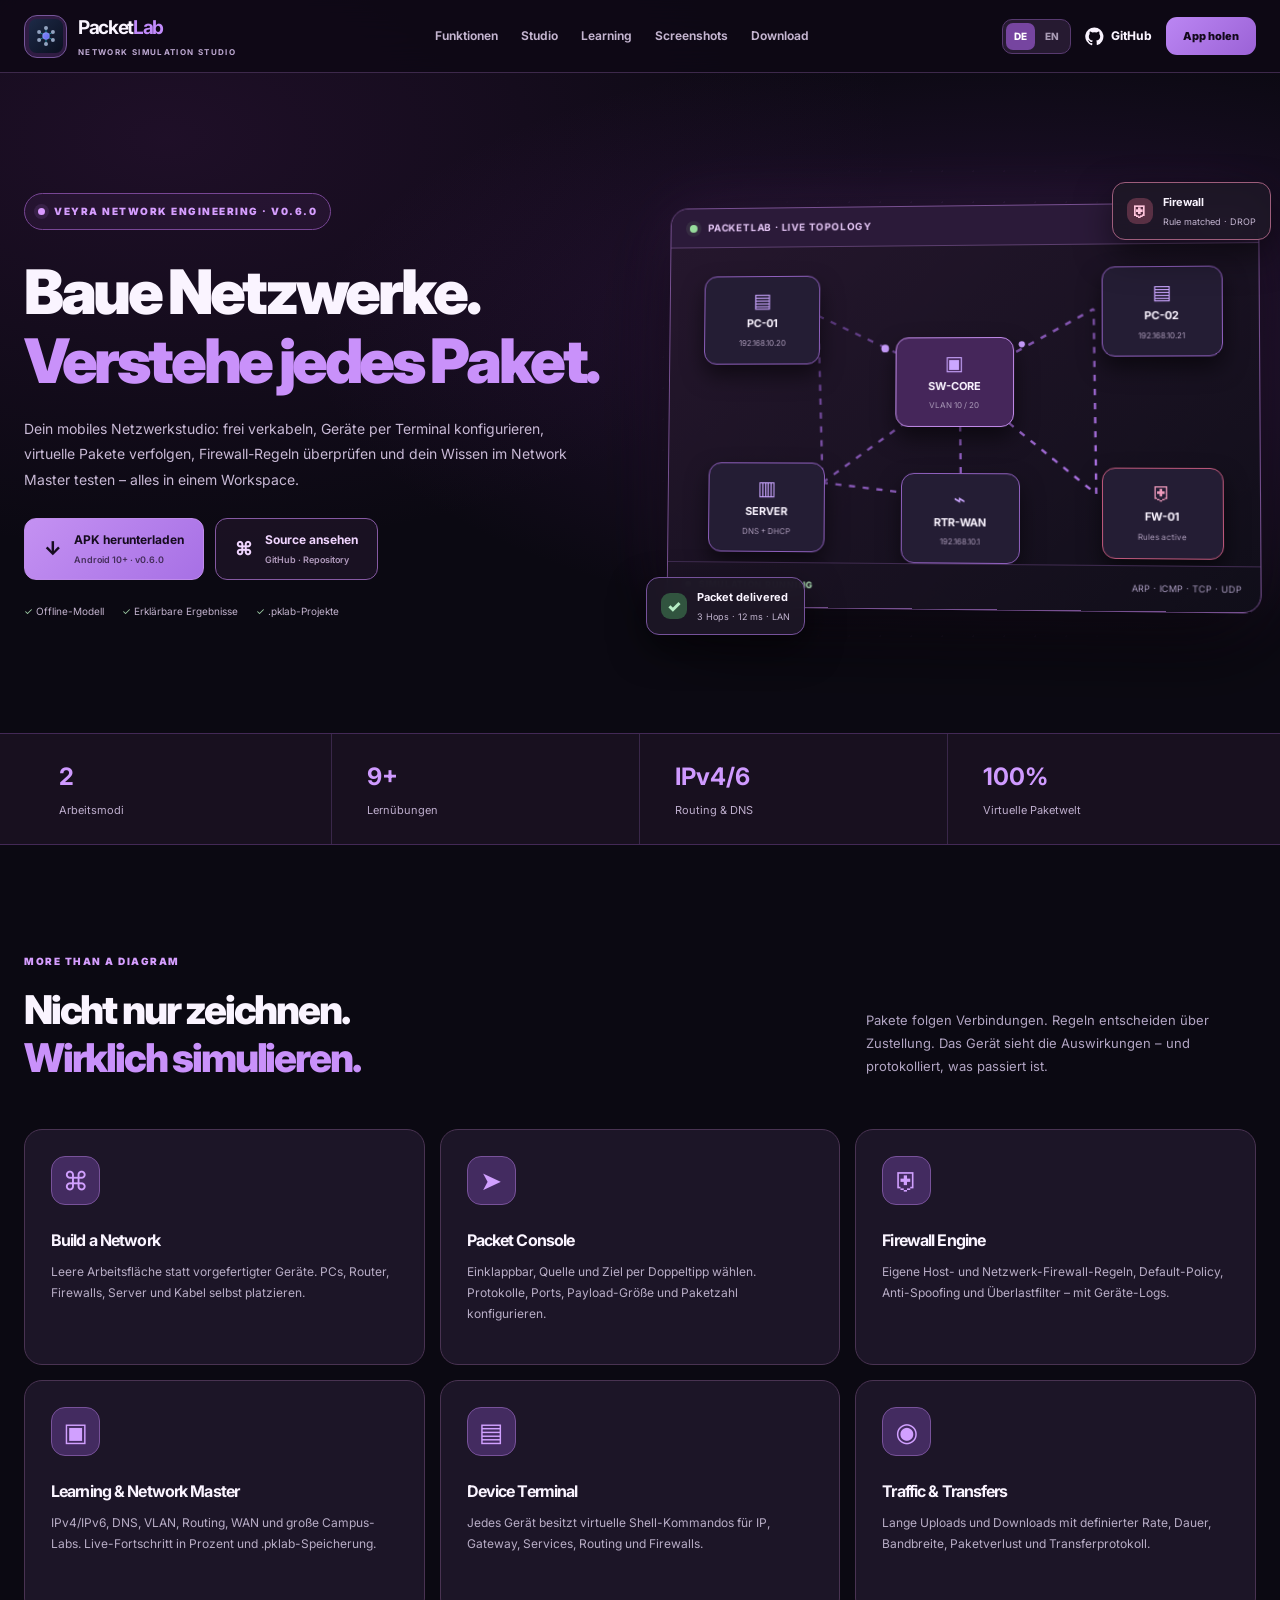
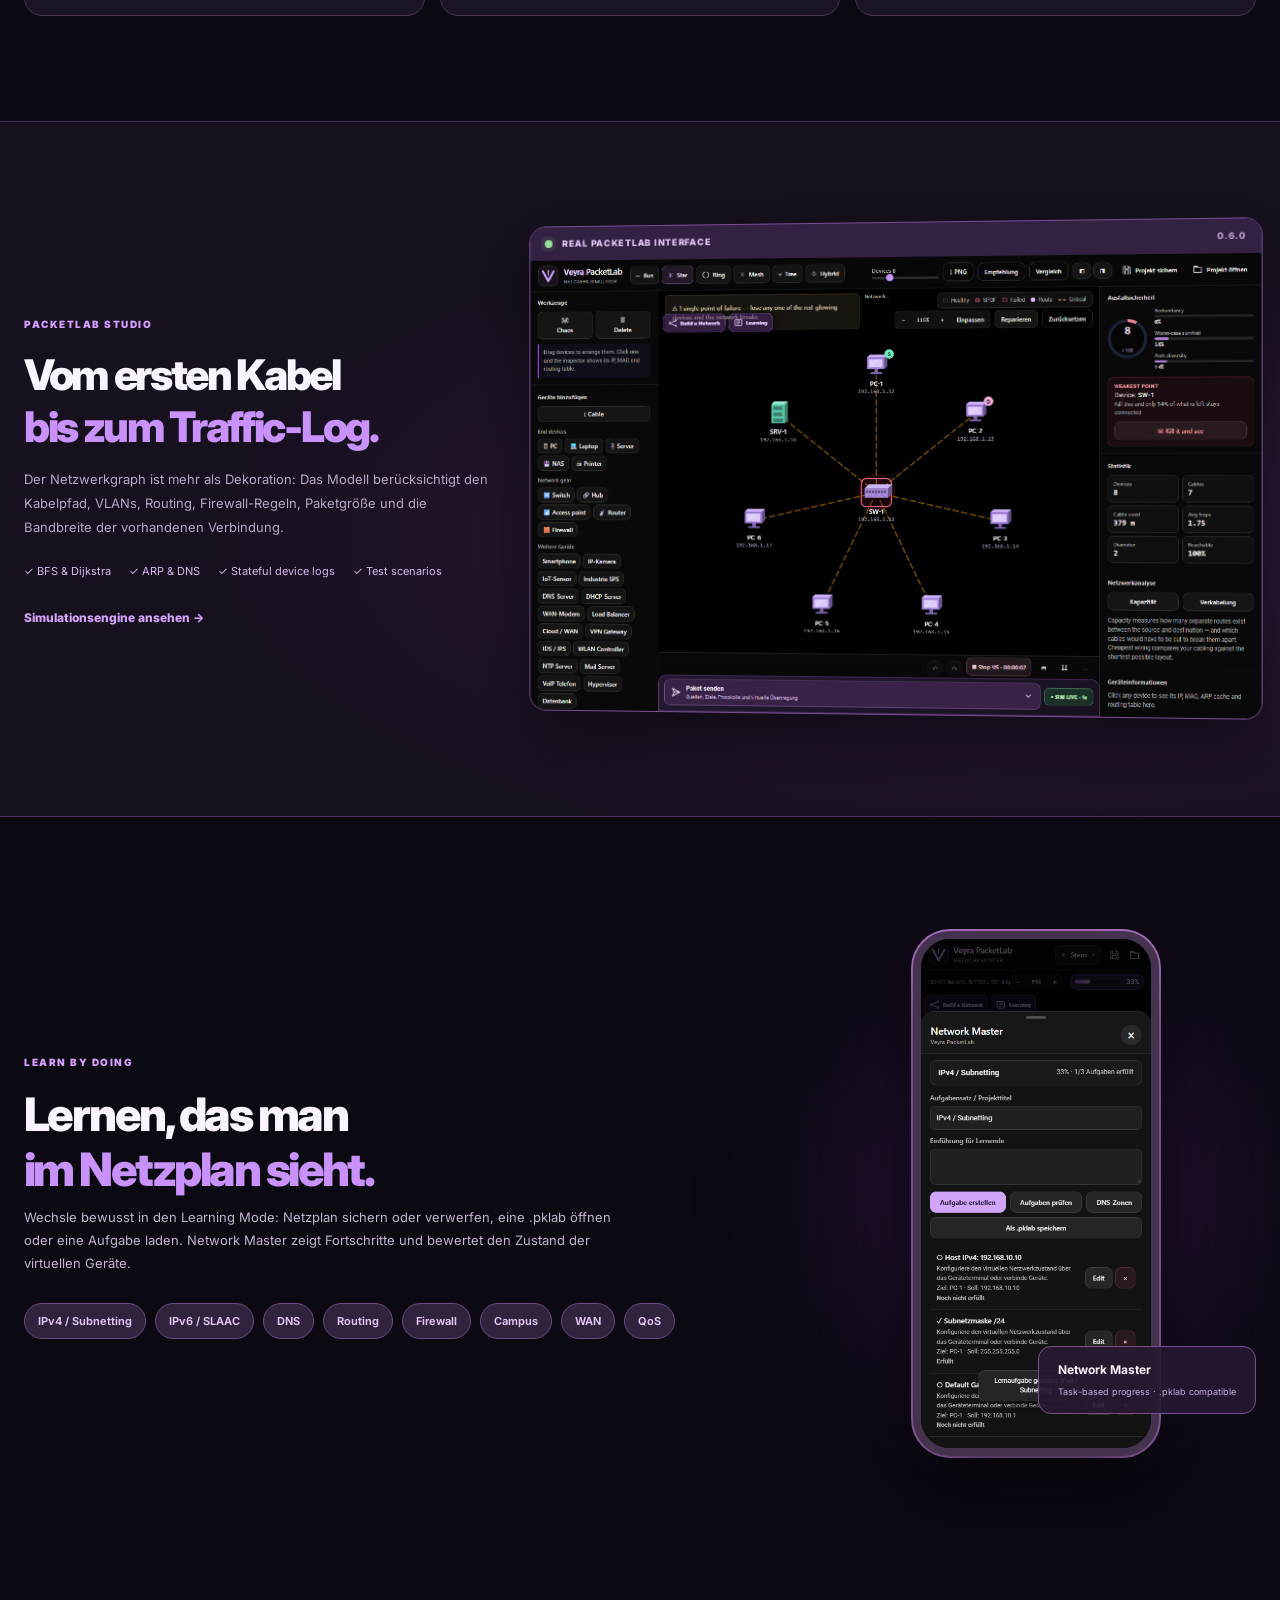
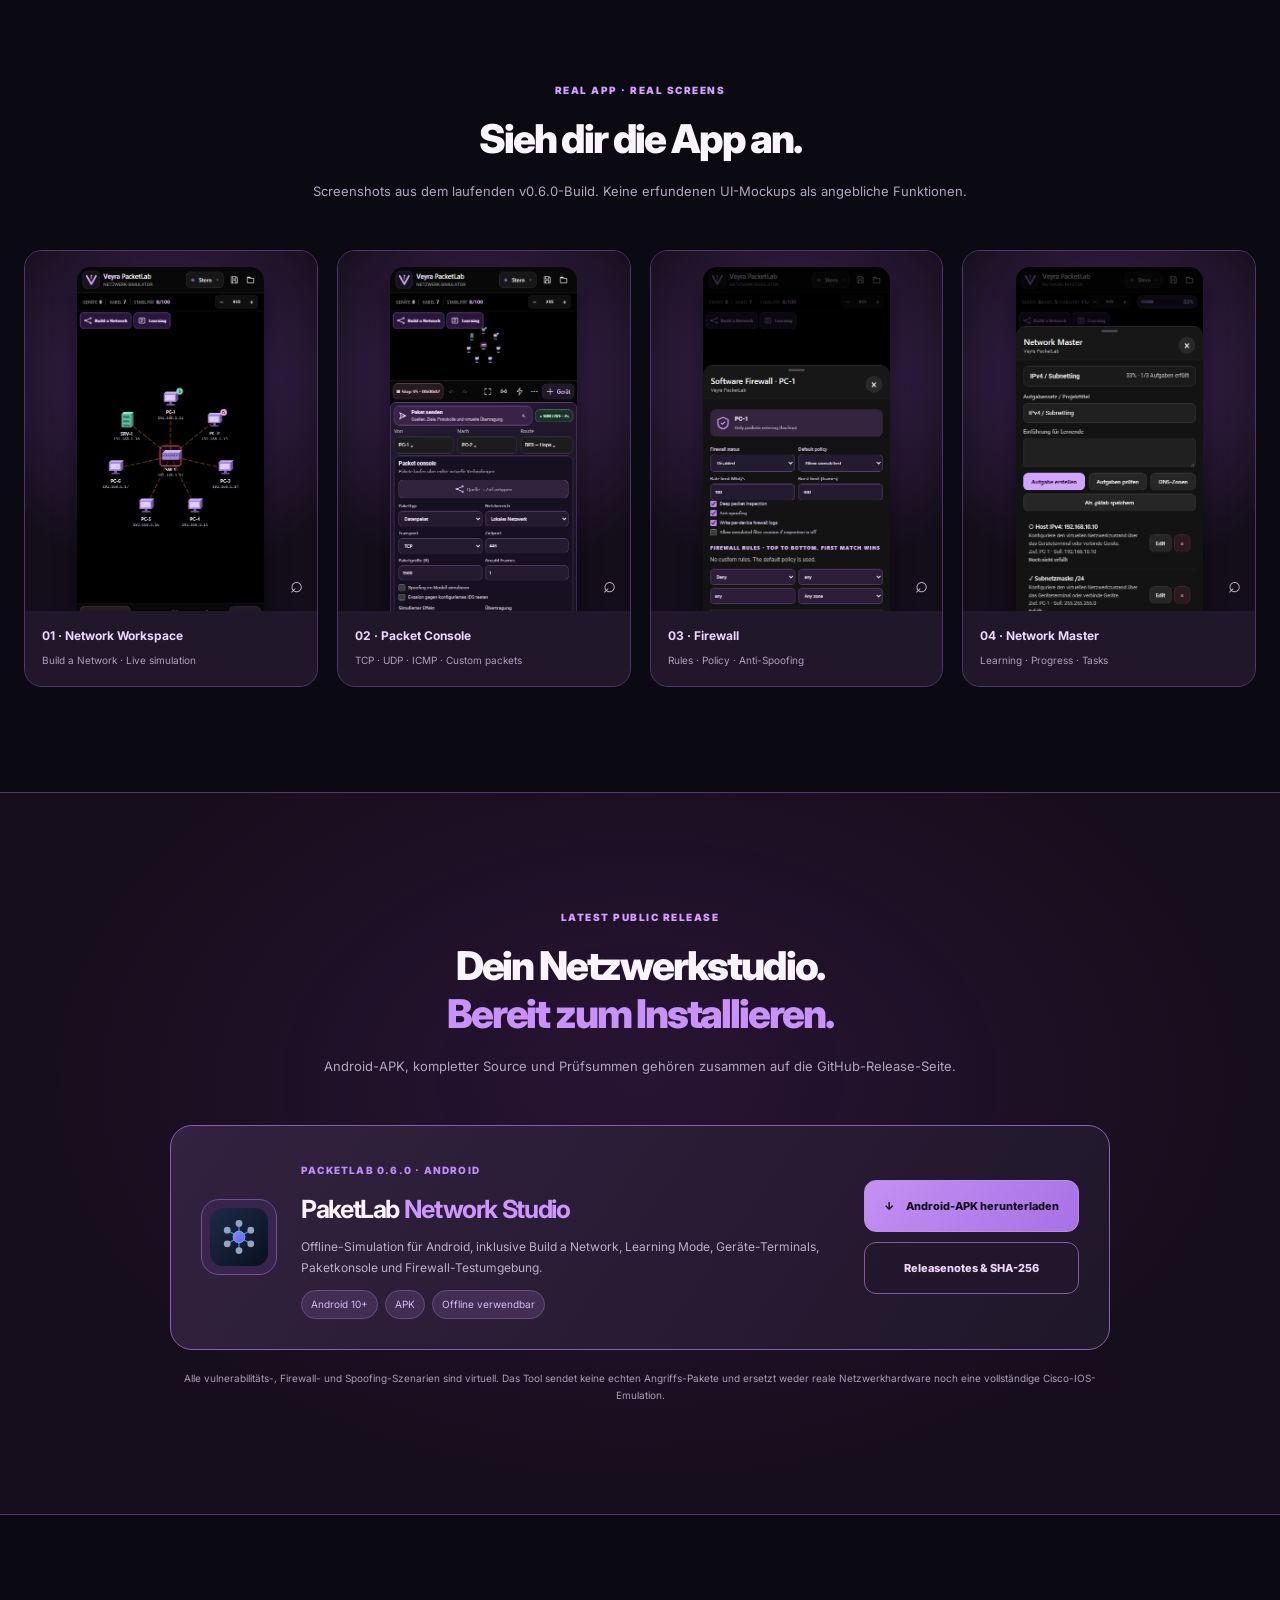
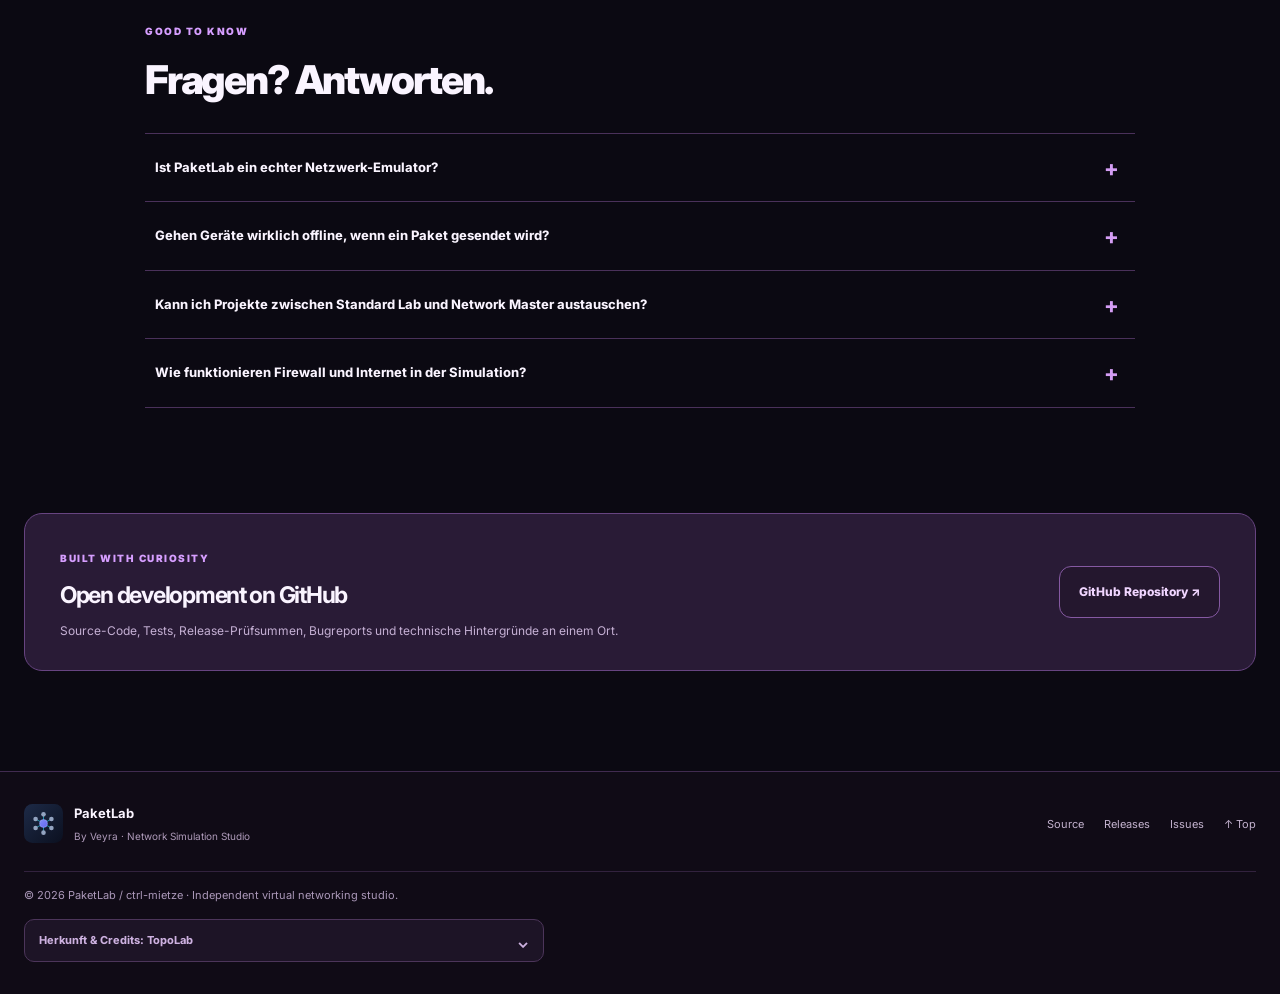
<file: docs/index.html>
<!doctype html>
<html lang="de">
<head>
<meta charset="utf-8">
<meta name="viewport" content="width=device-width,initial-scale=1">
<meta name="theme-color" content="#0b0913">
<meta name="description" content="PaketLab – virtuelles Netzwerklabor für Android. Netzwerk bauen, IPv4/IPv6, DNS, Firewalls, Packet Simulation, Learning Mode, Topologie, CLI und Live-Logs.">
<meta property="og:type" content="website">
<meta property="og:title" content="PaketLab — Build a network. Understand everything.">
<meta property="og:description" content="Ein echtes virtuelles Netzwerklabor zum Bauen, Testen, Lernen und Beobachten. Android APK, Source und Übungen.">
<meta property="og:image" content="https://ctrl-mietze.github.io/Packetlab/assets/app-desktop.png">
<meta name="twitter:card" content="summary_large_image">
<title>PaketLab — Network Simulation Studio · by Veyra</title>
<link rel="icon" type="image/svg+xml" href="assets/paketlab-logo.svg">
<link rel="stylesheet" href="site.css">
</head>
<body>
<div class="aurora" aria-hidden="true"></div>
<header class="site-header">
 <nav class="nav shell" aria-label="Hauptnavigation">
   <a class="brand" href="#start"><span class="brand-mark"><img alt="" src="assets/paketlab-logo.svg"></span><span><strong>Packet<span>Lab</span></strong><small>NETWORK SIMULATION STUDIO</small></span></a>
   <div class="nav-links" id="menu">
     <a href="#features" data-de="Funktionen" data-en="Features">Funktionen</a>
     <a href="#studio">Studio</a>
     <a href="#learning">Learning</a>
     <a href="#screenshots" data-de="Screenshots" data-en="Screenshots">Screenshots</a>
     <a href="#download">Download</a>
   </div>
   <div class="nav-right">
     <div class="language" aria-label="Sprache"><button id="lang-de" class="on">DE</button><button id="lang-en">EN</button></div>
     <a class="github" href="https://github.com/ctrl-mietze/Packetlab" target="_blank" rel="noopener" aria-label="GitHub Repo">
        <svg viewBox="0 0 24 24" fill="currentColor"><path d="M12 .6a11.4 11.4 0 0 0-3.6 22.3c.56.1.77-.25.77-.56v-2.1c-3.13.68-3.78-1.34-3.78-1.34-.5-1.29-1.25-1.64-1.25-1.64-1.03-.69.08-.68.08-.68 1.14.08 1.74 1.15 1.74 1.15 1.01 1.72 2.65 1.23 3.29.94.1-.73.39-1.22.71-1.5-2.49-.29-5.1-1.24-5.1-5.49 0-1.2.43-2.19 1.15-2.96-.12-.29-.5-1.41.11-2.93 0 0 .95-.3 3.08 1.13a10.7 10.7 0 0 1 5.6 0c2.13-1.43 3.07-1.13 3.07-1.13.62 1.52.24 2.64.12 2.93.72.77 1.14 1.76 1.14 2.96 0 4.26-2.62 5.2-5.13 5.49.4.34.77 1.02.77 2.04v3.04c0 .31.2.66.78.55A11.4 11.4 0 0 0 12 .6Z"/></svg>
        <span>GitHub</span>
     </a>
     <a class="nav-download" href="#download" data-de="App holen" data-en="Get the app">App holen</a>
     <button id="menu-toggle" class="hamburger" aria-label="Menü öffnen" aria-expanded="false">☰</button>
   </div>
 </nav>
</header>
<main>
<section class="hero shell" id="start">
 <div class="hero-copy">
   <span class="eyebrow"><i class="spark"></i> VEYRA NETWORK ENGINEERING · V0.6.0</span>
   <h1 data-de="Baue Netzwerke.<br><em>Verstehe jedes Paket.</em>" data-en="Build networks.<br><em>Understand every packet.</em>">Baue Netzwerke.<br><em>Verstehe jedes Paket.</em></h1>
   <p class="hero-text" data-de="Dein mobiles Netzwerkstudio: frei verkabeln, Geräte per Terminal konfigurieren, virtuelle Pakete verfolgen, Firewall-Regeln überprüfen und dein Wissen im Network Master testen – alles in einem Workspace." data-en="Your mobile network studio. Wire devices, configure virtual terminals, trace packets, test firewall policies and master networking challenges — all in one workspace.">Dein mobiles Netzwerkstudio: frei verkabeln, Geräte per Terminal konfigurieren, virtuelle Pakete verfolgen, Firewall-Regeln überprüfen und dein Wissen im Network Master testen – alles in einem Workspace.</p>
   <div class="hero-cta">
     <a class="btn btn-primary" href="https://github.com/ctrl-mietze/Packetlab/releases/download/v0.6.0/PacketLab-v0.6.0-Android.apk"><span class="btn-symbol">↓</span><span><strong data-de="APK herunterladen" data-en="Download Android APK">APK herunterladen</strong><small>Android 10+ · v0.6.0</small></span></a>
     <a class="btn btn-outline" href="https://github.com/ctrl-mietze/Packetlab"><span class="btn-symbol">⌘</span><span><strong data-de="Source ansehen" data-en="Explore source">Source ansehen</strong><small>GitHub · Repository</small></span></a>
   </div>
   <div class="hero-checks"><span>✓ <span data-de="Offline-Modell" data-en="Offline model">Offline-Modell</span></span><span>✓ <span data-de="Erklärbare Ergebnisse" data-en="Explainable outcomes">Erklärbare Ergebnisse</span></span><span>✓ <span data-de=".pklab-Projekte" data-en=".pklab projects">.pklab-Projekte</span></span></div>
 </div>
 <div class="hero-visual">
   <div class="art-grid"></div>
   <div class="hero-frame">
     <div class="frame-title"><span class="pulse"></span><b>PACKETLAB · LIVE TOPOLOGY</b><small>● ● ●</small></div>
     <div class="art-nodes">
       <svg class="cables" viewBox="0 0 600 410" aria-hidden="true">
        <defs><linearGradient id="cable" x1="0" y1="0" x2="1" y2="1"><stop stop-color="#573679"/><stop offset="1" stop-color="#b578ef"/></linearGradient></defs>
        <path d="M115 90 L300 178 L472 83 M115 90 L122 307 L302 328 L300 178 L475 320 L472 83 M122 307 L300 178" stroke="url(#cable)" stroke-width="3" stroke-dasharray="8 10" fill="none"/>
        <circle cx="203" cy="133" r="5" fill="#ca9eff" class="packet-dot"/><circle cx="380" cy="128" r="4" fill="#ca9eff" class="packet-dot second"/>
       </svg>
       <div class="net-node pc one"><i>▤</i><strong>PC-01</strong><small>192.168.10.20</small></div>
       <div class="net-node pc two"><i>▤</i><strong>PC-02</strong><small>192.168.10.21</small></div>
       <div class="net-node switch"><i>▣</i><strong>SW-CORE</strong><small>VLAN 10 / 20</small></div>
       <div class="net-node firewall"><i>⛨</i><strong>FW-01</strong><small>Rules active</small></div>
       <div class="net-node server"><i>▥</i><strong>SERVER</strong><small>DNS + DHCP</small></div>
       <div class="net-node router"><i>⌁</i><strong>RTR-WAN</strong><small>192.168.10.1</small></div>
     </div>
     <div class="simulation-line"><span class="sim-live"><i></i> SIMULATION RUNNING</span><span>ARP · ICMP · TCP · UDP</span></div>
   </div>
   <div class="mini-packet"><span class="packet-status">✓</span><span><b>Packet delivered</b><small>3 Hops · 12 ms · LAN</small></span></div>
   <div class="mini-alert"><span>⛨</span><span><b>Firewall</b><small>Rule matched · DROP</small></span></div>
 </div>
</section>
<div class="metric-strip"><div class="shell metric-list"><div><strong>2</strong><small data-de="Arbeitsmodi" data-en="Work modes">Arbeitsmodi</small></div><div><strong>9+</strong><small data-de="Lernübungen" data-en="Learning scenarios">Lernübungen</small></div><div><strong>IPv4/6</strong><small>Routing & DNS</small></div><div><strong>100%</strong><small data-de="Virtuelle Paketwelt" data-en="Virtual packet world">Virtuelle Paketwelt</small></div></div></div>
<section class="section shell" id="features">
 <div class="section-title"><div><span class="overline">MORE THAN A DIAGRAM</span><h2 data-de="Nicht nur zeichnen.<br><em>Wirklich simulieren.</em>" data-en="Not just draw.<br><em>Actually simulate.</em>">Nicht nur zeichnen.<br><em>Wirklich simulieren.</em></h2></div><p data-de="Pakete folgen Verbindungen. Regeln entscheiden über Zustellung. Das Gerät sieht die Auswirkungen – und protokolliert, was passiert ist." data-en="Packets follow cables. Rules decide delivery. Devices record the resulting events, successes and blocks.">Pakete folgen Verbindungen. Regeln entscheiden über Zustellung. Das Gerät sieht die Auswirkungen – und protokolliert, was passiert ist.</p></div>
 <div class="feature-grid">
  <article><div class="feature-icon">⌘</div><h3>Build a Network</h3><p data-de="Leere Arbeitsfläche statt vorgefertigter Geräte. PCs, Router, Firewalls, Server und Kabel selbst platzieren." data-en="Start from a blank canvas. Add PCs, routers, firewalls, servers and links yourself.">Leere Arbeitsfläche statt vorgefertigter Geräte. PCs, Router, Firewalls, Server und Kabel selbst platzieren.</p></article>
  <article><div class="feature-icon">➤</div><h3>Packet Console</h3><p data-de="Einklappbar, Quelle und Ziel per Doppeltipp wählen. Protokolle, Ports, Payload-Größe und Paketzahl konfigurieren." data-en="Collapsible controls. Pick source and destination with two taps. Configure protocols, ports, size and count.">Einklappbar, Quelle und Ziel per Doppeltipp wählen. Protokolle, Ports, Payload-Größe und Paketzahl konfigurieren.</p></article>
  <article><div class="feature-icon">⛨</div><h3>Firewall Engine</h3><p data-de="Eigene Host- und Netzwerk-Firewall-Regeln, Default-Policy, Anti-Spoofing und Überlastfilter – mit Geräte-Logs." data-en="Host and network firewall rules, default policies, spoof detection and rate filters with device logs.">Eigene Host- und Netzwerk-Firewall-Regeln, Default-Policy, Anti-Spoofing und Überlastfilter – mit Geräte-Logs.</p></article>
  <article><div class="feature-icon">▣</div><h3>Learning & Network Master</h3><p data-de="IPv4/IPv6, DNS, VLAN, Routing, WAN und große Campus-Labs. Live-Fortschritt in Prozent und .pklab-Speicherung." data-en="IPv4/IPv6, DNS, VLAN, routing, WAN and campus challenges with live progress and .pklab projects.">IPv4/IPv6, DNS, VLAN, Routing, WAN und große Campus-Labs. Live-Fortschritt in Prozent und .pklab-Speicherung.</p></article>
  <article><div class="feature-icon">▤</div><h3>Device Terminal</h3><p data-de="Jedes Gerät besitzt virtuelle Shell-Kommandos für IP, Gateway, Services, Routing und Firewalls." data-en="Virtual CLI commands for device addressing, gateways, services, routing and firewalls.">Jedes Gerät besitzt virtuelle Shell-Kommandos für IP, Gateway, Services, Routing und Firewalls.</p></article>
  <article><div class="feature-icon">◉</div><h3>Traffic & Transfers</h3><p data-de="Lange Uploads und Downloads mit definierter Rate, Dauer, Bandbreite, Paketverlust und Transferprotokoll." data-en="Long uploads and downloads with configurable rates, duration, link throughput and transfer logs.">Lange Uploads und Downloads mit definierter Rate, Dauer, Bandbreite, Paketverlust und Transferprotokoll.</p></article>
 </div>
</section>
<section class="studio-section" id="studio"><div class="shell studio-layout">
 <div class="studio-copy"><span class="overline">PACKETLAB STUDIO</span>
   <h2 data-de="Vom ersten Kabel<br><em>bis zum Traffic-Log.</em>" data-en="From your first cable<br><em>to the traffic log.</em>">Vom ersten Kabel<br><em>bis zum Traffic-Log.</em></h2>
   <p data-de="Der Netzwerkgraph ist mehr als Dekoration: Das Modell berücksichtigt den Kabelpfad, VLANs, Routing, Firewall-Regeln, Paketgröße und die Bandbreite der vorhandenen Verbindung." data-en="The topology isn't just decoration: the virtual model considers actual cable paths, VLANs, routing, firewalls, packet size and available link capacity.">Der Netzwerkgraph ist mehr als Dekoration: Das Modell berücksichtigt den Kabelpfad, VLANs, Routing, Firewall-Regeln, Paketgröße und die Bandbreite der vorhandenen Verbindung.</p>
   <div class="studio-facts"><span>✓ BFS & Dijkstra</span><span>✓ ARP & DNS</span><span>✓ Stateful device logs</span><span>✓ Test scenarios</span></div>
   <a class="text-link" href="https://github.com/ctrl-mietze/Packetlab/tree/main/app/src/main/assets/js" data-de="Simulationsengine ansehen →" data-en="Explore the simulation engine →">Simulationsengine ansehen →</a>
 </div>
 <div class="studio-image"><div class="shot-label"><span class="pulse"></span> REAL PACKETLAB INTERFACE <span>0.6.0</span></div><img src="assets/app-desktop.png" alt="Echter PaketLab Desktop-Browser-Screenshot des Netzwerkeditors"></div>
</div></section>
<section class="section shell learning-section" id="learning">
 <div class="learning-copy"><span class="overline">LEARN BY DOING</span><h2 data-de="Lernen, das man<br><em>im Netzplan sieht.</em>" data-en="Learning you can<br><em>see in the topology.</em>">Lernen, das man<br><em>see in the topology.</em></h2>
 <p data-de="Wechsle bewusst in den Learning Mode: Netzplan sichern oder verwerfen, eine .pklab öffnen oder eine Aufgabe laden. Network Master zeigt Fortschritte und bewertet den Zustand der virtuellen Geräte." data-en="Enter Learning Mode deliberately: save or discard your current workspace, load a .pklab file or start an exercise. Network Master evaluates the state of virtual devices.">Wechsle bewusst in den Learning Mode: Netzplan sichern oder verwerfen, eine .pklab öffnen oder eine Aufgabe laden. Network Master zeigt Fortschritte und bewertet den Zustand der virtuellen Geräte.</p>
 <div class="learning-tags"><span>IPv4 / Subnetting</span><span>IPv6 / SLAAC</span><span>DNS</span><span>Routing</span><span>Firewall</span><span>Campus</span><span>WAN</span><span>QoS</span></div>
 </div>
 <div class="phone-stage">
  <div class="phone-glow"></div>
  <div class="phone-display"><img src="assets/app-learning.png" alt="Learning Mode mit Prozentfortschritt und Aufgabenübersicht"></div>
  <div class="phone-caption"><b>Network Master</b><small>Task-based progress · .pklab compatible</small></div>
 </div>
</section>
<section class="section shell" id="screenshots">
  <div class="center-heading"><span class="overline">REAL APP · REAL SCREENS</span><h2 data-de="Sieh dir die App an." data-en="See the actual app.">Sieh dir die App an.</h2>
  <p data-de="Screenshots aus dem laufenden v0.6.0-Build. Keine erfundenen UI-Mockups als angebliche Funktionen." data-en="Screenshots from the running v0.6.0 build, not made-up UI presented as functionality.">Screenshots aus dem laufenden v0.6.0-Build. Keine erfundenen UI-Mockups als angebliche Funktionen.</p></div>
  <div class="gallery">
    <figure><button data-image="assets/app-home.png" data-title="Home · Network Builder" class="open-image"><img src="assets/app-home.png" loading="lazy" alt="PaketLab Home Android mit Netzwerkdiagramm"><span>⌕</span></button><figcaption><strong>01 · Network Workspace</strong><small>Build a Network · Live simulation</small></figcaption></figure>
    <figure><button data-image="assets/app-packets.png" data-title="Packet Console" class="open-image"><img src="assets/app-packets.png" loading="lazy" alt="Aufgeklappte Paketkonsole in PaketLab"><span>⌕</span></button><figcaption><strong>02 · Packet Console</strong><small>TCP · UDP · ICMP · Custom packets</small></figcaption></figure>
    <figure><button data-image="assets/app-firewall.png" data-title="Firewall Configuration" class="open-image"><img src="assets/app-firewall.png" loading="lazy" alt="PaketLab Firewall-Regeln und Konfiguration"><span>⌕</span></button><figcaption><strong>03 · Firewall</strong><small>Rules · Policy · Anti-Spoofing</small></figcaption></figure>
    <figure><button data-image="assets/app-learning.png" data-title="Network Master" class="open-image"><img src="assets/app-learning.png" loading="lazy" alt="Network Master Aufgabenfortschritt"><span>⌕</span></button><figcaption><strong>04 · Network Master</strong><small>Learning · Progress · Tasks</small></figcaption></figure>
  </div>
</section>
<section class="download-section" id="download"><div class="shell">
  <div class="center-heading"><span class="overline">LATEST PUBLIC RELEASE</span><h2 data-de="Dein Netzwerkstudio.<br><em>Bereit zum Installieren.</em>" data-en="Your network studio.<br><em>Ready to install.</em>">Dein Netzwerkstudio.<br><em>Bereit zum Installieren.</em></h2><p data-de="Android-APK, kompletter Source und Prüfsummen gehören zusammen auf die GitHub-Release-Seite." data-en="The Android APK, complete source code and checksums are available together in GitHub Releases.">Android-APK, kompletter Source und Prüfsummen gehören zusammen auf die GitHub-Release-Seite.</p></div>
  <div class="download-card"><div class="download-icon"><img src="assets/paketlab-logo.svg" alt=""></div><div class="download-copy">
   <span class="release-label">PACKETLAB 0.6.0 · ANDROID</span><h3>PaketLab <em>Network Studio</em></h3>
   <p data-de="Offline-Simulation für Android, inklusive Build a Network, Learning Mode, Geräte-Terminals, Paketkonsole und Firewall-Testumgebung." data-en="Offline Android simulation with Build a Network, Learning Mode, device terminals, packet console and firewall testing.">Offline-Simulation für Android, inklusive Build a Network, Learning Mode, Geräte-Terminals, Paketkonsole und Firewall-Testumgebung.</p>
   <div class="download-notes"><span>Android 10+</span><span>APK</span><span data-de="Offline verwendbar" data-en="Offline capable">Offline verwendbar</span></div>
  </div><div class="download-buttons"><a class="btn btn-primary" href="https://github.com/ctrl-mietze/Packetlab/releases/download/v0.6.0/PacketLab-v0.6.0-Android.apk">↓ <span data-de="Android-APK herunterladen" data-en="Download Android APK">Android-APK herunterladen</span></a><a class="btn btn-outline" href="https://github.com/ctrl-mietze/Packetlab/releases/tag/v0.6.0" data-de="Releasenotes & SHA-256" data-en="Release notes & SHA-256">Releasenotes & SHA-256</a></div></div>
  <p class="download-disclaimer" data-de="Alle vulnerabilitäts-, Firewall- und Spoofing-Szenarien sind virtuell. Das Tool sendet keine echten Angriffs-Pakete und ersetzt weder reale Netzwerkhardware noch eine vollständige Cisco-IOS-Emulation." data-en="All vulnerability, firewall and spoofing scenarios are virtual. No real attack packets are transmitted, and this is not a full Cisco IOS or hardware emulator.">Alle vulnerabilitäts-, Firewall- und Spoofing-Szenarien sind virtuell. Das Tool sendet keine echten Angriffs-Pakete und ersetzt weder reale Netzwerkhardware noch eine vollständige Cisco-IOS-Emulation.</p>
</div></section>
<section class="section shell faq" id="faq"><div class="section-title"><div><span class="overline">GOOD TO KNOW</span><h2 data-de="Fragen? Antworten." data-en="Questions? Answers.">Fragen? Antworten.</h2></div></div>
  <details><summary data-de="Ist PaketLab ein echter Netzwerk-Emulator?" data-en="Is PaketLab a physical network emulator?">Ist PaketLab ein echter Netzwerk-Emulator?</summary><p data-de="PaketLab ist eine deterministische, lokale Netzwerk-Simulation. Es bildet Routing, Paketflüsse und Konfigurationen modelliert ab, startet aber keine realen Router-/Linux-Images." data-en="PaketLab is a deterministic local simulator. It models routes and packets, but doesn't execute real router or Linux images.">PaketLab ist eine deterministische, lokale Netzwerk-Simulation. Es bildet Routing, Paketflüsse und Konfigurationen modelliert ab, startet aber keine realen Router-/Linux-Images.</p></details>
  <details><summary data-de="Gehen Geräte wirklich offline, wenn ein Paket gesendet wird?" data-en="Do normal packets disconnect devices?">Gehen Geräte wirklich offline, wenn ein Paket gesendet wird?</summary><p data-de="Normale Pakete ändern keinen Power-Status. Nur explizit gewählte virtuelle Störungen können einen simulierten Ausfall auslösen. Blockierungen und Ereignisse werden in den zugehörigen Logs gespeichert." data-en="Ordinary packets never shut devices off. Only explicit virtual failure scenarios can simulate downtime. Events are recorded in the relevant logs.">Normale Pakete ändern keinen Power-Status. Nur explizit gewählte virtuelle Störungen können einen simulierten Ausfall auslösen. Blockierungen und Ereignisse werden in den zugehörigen Logs gespeichert.</p></details>
  <details><summary data-de="Kann ich Projekte zwischen Standard Lab und Network Master austauschen?" data-en="Are Standard Lab and Network Master projects compatible?">Kann ich Projekte zwischen Standard Lab und Network Master austauschen?</summary><p data-de="Ja. Die .pklab-Datei enthält den ursprünglichen Modus, den Graph und die gespeicherten Aufgaben. Beim Laden wird der Modus anhand der Metadaten wiederhergestellt." data-en="Yes. A .pklab file stores its mode, graph and tasks, allowing the editor to restore the corresponding workspace.">Ja. Die .pklab-Datei enthält den ursprünglichen Modus, den Graph und die gespeicherten Aufgaben. Beim Laden wird der Modus anhand der Metadaten wiederhergestellt.</p></details>
  <details><summary data-de="Wie funktionieren Firewall und Internet in der Simulation?" data-en="How do firewalls and Internet work?">Wie funktionieren Firewall und Internet in der Simulation?</summary><p data-de="Die Host-Firewall filtert Eingänge am jeweiligen Endgerät. Eine dedizierte Firewall muss physisch im virtuellen Kabelpfad liegen. Internet-Zustellung setzt einen konfigurierten, verbundenen WAN-Pfad voraus." data-en="Host firewalls filter their own inbound traffic. Dedicated firewalls must be on the actual cable path. Internet tests require a configured physical virtual uplink.">Die Host-Firewall filtert Eingänge am jeweiligen Endgerät. Eine dedizierte Firewall muss physisch im virtuellen Kabelpfad liegen. Internet-Zustellung setzt einen konfigurierten, verbundenen WAN-Pfad voraus.</p></details>
</section>
<section class="opensource shell"><div><span class="overline">BUILT WITH CURIOSITY</span><h2>Open development on GitHub</h2><p data-de="Source-Code, Tests, Release-Prüfsummen, Bugreports und technische Hintergründe an einem Ort." data-en="Source, tests, release checksums, bug reports and technical docs in one place.">Source-Code, Tests, Release-Prüfsummen, Bugreports und technische Hintergründe an einem Ort.</p></div><a class="btn btn-outline" href="https://github.com/ctrl-mietze/Packetlab">GitHub Repository ↗</a></section>
</main>
<footer class="footer">
 <div class="shell footer-top"><div class="footer-brand"><img src="assets/paketlab-logo.svg" alt=""><span><strong>PaketLab</strong><small>By Veyra · Network Simulation Studio</small></span></div><div class="footer-links"><a href="https://github.com/ctrl-mietze/Packetlab">Source</a><a href="https://github.com/ctrl-mietze/Packetlab/releases">Releases</a><a href="https://github.com/ctrl-mietze/Packetlab/issues">Issues</a><a href="#start">↑ Top</a></div></div>
 <div class="shell footer-bottom"><p>© 2026 PaketLab / ctrl-mietze · Independent virtual networking studio.</p>
  <details class="upstream-credits"><summary data-de="Herkunft & Credits: TopoLab" data-en="Provenance & credits: TopoLab">Herkunft & Credits: TopoLab</summary><p data-de="PaketLab baut auf TopoLab von Vansh Bhardwaj auf. Der ursprüngliche Graph-/Topologiecode, Projektverweise und Attribution bleiben erhalten. Original: " data-en="PaketLab is derived from TopoLab by Vansh Bhardwaj. Its original topology/graph work and attribution are preserved. Original: ">PaketLab baut auf TopoLab von Vansh Bhardwaj auf. Der ursprüngliche Graph-/Topologiecode, Projektverweise und Attribution bleiben erhalten. Original: </p><a href="https://github.com/vansh231205/TopoLab" target="_blank" rel="noopener">github.com/vansh231205/TopoLab ↗</a></details>
 </div>
</footer>
<dialog id="lightbox"><button id="close-lightbox" aria-label="Schließen">×</button><img id="expanded-image" alt="PaketLab Screenshot"><span id="expanded-caption"></span></dialog>
<script src="site.js"></script>
</body>
</html>
</file>
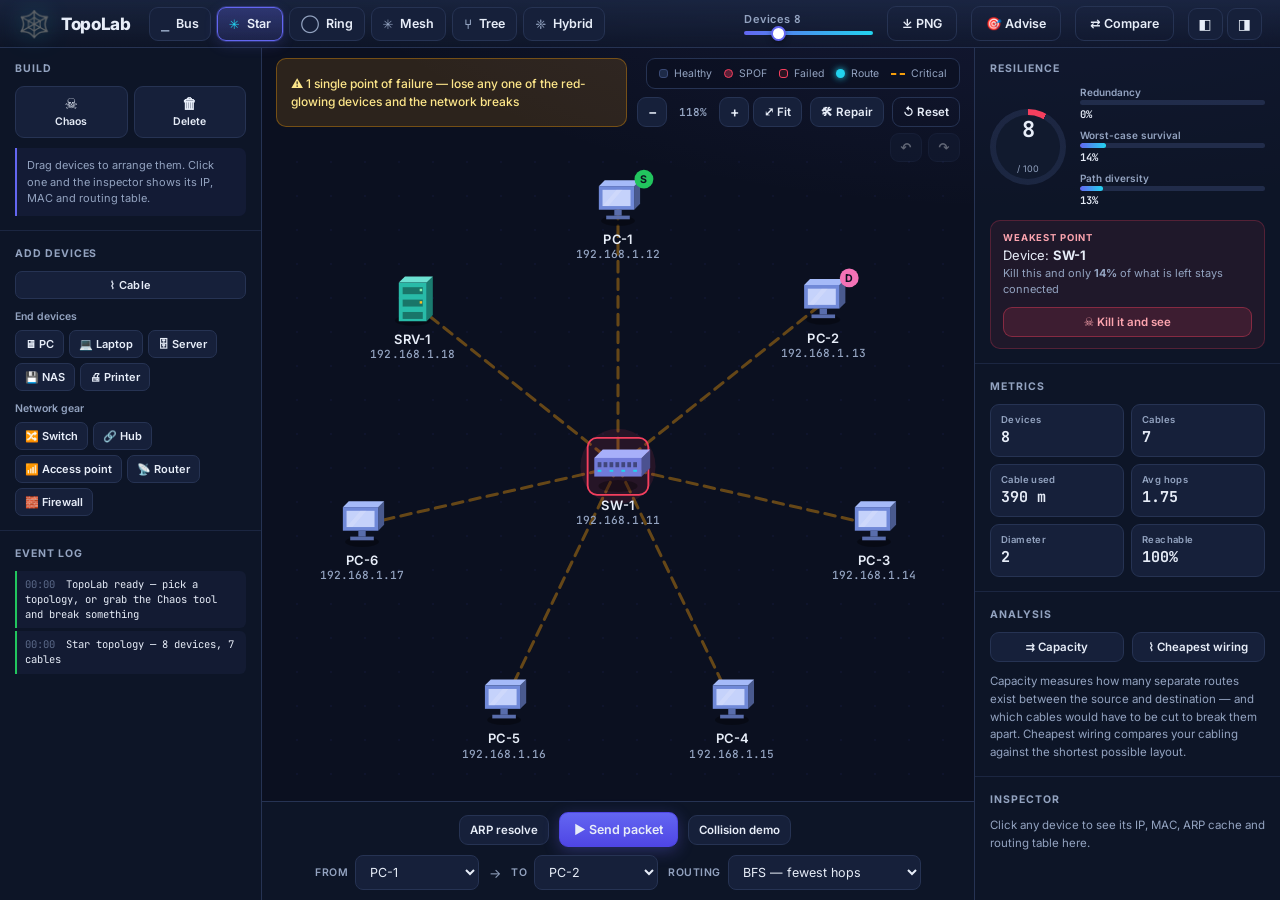
<file: upstream/TopoLab/index.html>
<!DOCTYPE html>
<html lang="en">
<head>
  <meta charset="UTF-8">
  <meta name="viewport" content="width=device-width, initial-scale=1.0">
  <title>TopoLab — Interactive Network Topology Simulator</title>
  <meta name="description" content="Build a computer network, switch between Bus, Star, Ring, Mesh, Tree and Hybrid topologies, route live packets, and break things to see which topology survives.">
  <meta name="theme-color" content="#0b1020">

  <!-- Browser ka apna upar wala bar koi page hata nahi sakta — wo browser
       ka hissa hai. Par "Add to Home screen" se kholne par ye manifest
       app ko standalone (poori screen, bina browser UI ke) khol deta hai.
       Phone/tablet par diagram ko lagbhag 100px extra mil jaate hain. -->
  <link rel="manifest" href="manifest.webmanifest">
  <link rel="icon" type="image/svg+xml" href="icon.svg">
  <link rel="apple-touch-icon" href="icon.svg">
  <meta name="apple-mobile-web-app-capable" content="yes">
  <meta name="apple-mobile-web-app-status-bar-style" content="black-translucent">
  <meta name="apple-mobile-web-app-title" content="TopoLab">
  <meta name="mobile-web-app-capable" content="yes">

  <!-- Dev ke dauraan browser purani copy pakad ke baith jaata tha aur
       naye fix dikhte hi nahi the. Ye teen lines usse rokti hain. -->
  <meta http-equiv="Cache-Control" content="no-cache, no-store, must-revalidate">
  <meta http-equiv="Pragma" content="no-cache">
  <meta http-equiv="Expires" content="0">

  <link rel="preconnect" href="https://fonts.googleapis.com">
  <link rel="preconnect" href="https://fonts.gstatic.com" crossorigin>
  <link href="https://fonts.googleapis.com/css2?family=Inter:wght@400;500;600;700;800&family=JetBrains+Mono:wght@400;500;600&display=swap" rel="stylesheet">
  <link rel="stylesheet" href="styles.css?v=72">
</head>
<body>

<!-- ===================== TOP BAR ===================== -->
<header class="topbar">
  <div class="brand">
    <span class="brand__logo" aria-hidden="true">🕸️</span>
    <div>
      <h1>TopoLab</h1>
      <p>Bus · Star · Ring · Mesh · Tree · Hybrid</p>
    </div>
  </div>

  <!-- Phone par chhe chips ek line me nahi aate — wahan ye button dikhta
       hai jo poori list ek window me kholta hai. Badi screen par ye chhupa
       rehta hai aur chips hi dikhte hain. -->
  <button class="btn topo-pick" id="btnTopoPick" aria-haspopup="dialog">
    <span class="topo-pick__ico" id="topoPickIco">✳</span>
    <span class="topo-pick__name" id="topoPickName">Star</span>
    <span class="topo-pick__caret">▾</span>
  </button>

  <nav class="topo-bar" id="topoBar" aria-label="Topology presets">
    <button class="topo" data-topo="bus"><span class="topo__ico">⎯</span>Bus</button>
    <button class="topo is-active" data-topo="star"><span class="topo__ico">✳</span>Star</button>
    <button class="topo" data-topo="ring"><span class="topo__ico">◯</span>Ring</button>
    <button class="topo" data-topo="mesh"><span class="topo__ico">✳</span>Mesh</button>
    <button class="topo" data-topo="tree"><span class="topo__ico">⑂</span>Tree</button>
    <button class="topo" data-topo="hybrid"><span class="topo__ico">❈</span>Hybrid</button>
  </nav>

  <div class="topbar__right">
    <label class="field field--range">
      <span>Devices <b class="mono" id="nodeCountVal">8</b></span>
      <!-- max advisor ke slider se milna chahiye (24). Pehle 16 tha, to
           advisor se 20 devices banane par ye 16 par atak jaata tha aur
           galat number dikhata tha. -->
      <input type="range" id="nodeCount" min="3" max="24" value="8">
    </label>
    <button class="btn btn--ghost" id="btnExport" title="Save the diagram as a PNG image">⤓ PNG</button>
    <button class="btn btn--ghost" id="btnAdvise">🎯 Advise</button>
    <button class="btn btn--ghost" id="btnCompare">⇄ Compare</button>

    <div class="panel-toggles">
      <button class="btn btn--icon" id="btnToggleLeft"  title="Show / hide the build panel"  aria-pressed="true">◧</button>
      <button class="btn btn--icon" id="btnToggleRight" title="Show / hide the metrics panel" aria-pressed="true">◨</button>
    </div>
  </div>
</header>

<div class="workspace">

  <!-- ===================== LEFT: TOOLS ===================== -->
  <aside class="panel panel--left">

    <section class="group">
      <h2 class="group__title">Build</h2>

      <!-- Select ka koi button nahi — wahi default haalat hai. Chaos/Delete
           toggle hain: dobara dabao to wapas select mode. -->
      <div class="tools" id="toolBar" role="group" aria-label="Tool">
        <button class="tool tool--danger" data-tool="chaos" title="Click any device or cable to kill it">
          <span class="tool__ico">☠</span><span>Chaos</span>
        </button>
        <button class="tool tool--danger" data-tool="delete" title="Remove a device or cable for good">
          <span class="tool__ico">🗑</span><span>Delete</span>
        </button>
      </div>

      <p class="hint" id="toolHint">Drag devices to arrange them. Click one and the inspector shows its IP, MAC and routing table.</p>
    </section>

    <!-- Devices ki list hamesha dikhti hai — pehle ye Add button ke peeche
         chhupi hui thi. Kisi chip par click = wahi cheez add karne ka mode;
         usi chip par dobara click = wapas select mode. -->
    <section class="group" id="deviceTypes">
      <h2 class="group__title">Add devices</h2>

      <div class="chips">
        <button class="chip chip--cable" data-dtype="cable" title="Drag from one device to another to run a cable">⌇ Cable</button>
      </div>

      <span class="subgroup__label">End devices</span>
      <div class="chips">
        <button class="chip" data-dtype="pc">🖥 PC</button>
        <button class="chip" data-dtype="laptop">💻 Laptop</button>
        <button class="chip" data-dtype="server">🗄 Server</button>
        <button class="chip" data-dtype="nas">💾 NAS</button>
        <button class="chip" data-dtype="printer">🖨 Printer</button>
      </div>

      <span class="subgroup__label">Network gear</span>
      <div class="chips">
        <button class="chip" data-dtype="switch">🔀 Switch</button>
        <button class="chip" data-dtype="hub">🔗 Hub</button>
        <button class="chip" data-dtype="ap">📶 Access point</button>
        <button class="chip" data-dtype="router">📡 Router</button>
        <button class="chip" data-dtype="firewall">🧱 Firewall</button>
      </div>
    </section>

    <section class="group group--grow">
      <h2 class="group__title">Event log</h2>
      <ul class="log mono" id="eventLog"></ul>
    </section>
  </aside>

  <!-- ===================== CENTER: CANVAS ===================== -->
  <main class="stage">
    <div class="stage__bar">
      <div class="banner" id="banner" hidden></div>

      <!-- Dayein taraf ka block ek COLUMN hai: upar legend, neeche zoom +
           Repair/Reset. Column isliye, kyunki banner do line ka hota hai —
           flat row me legend upar-dayein chipak jaati thi aur uske neeche
           khaali patti bach jaati thi. Column us patti ko bhar deta hai. -->
      <div class="stage__controls">
        <div class="legend" id="legend">
          <span class="legend__item"><i class="dot dot--ok"></i> Healthy</span>
          <span class="legend__item"><i class="dot dot--spof"></i> SPOF</span>
          <span class="legend__item"><i class="dot dot--dead"></i> Failed</span>
          <span class="legend__item"><i class="dot dot--path"></i> Route</span>
          <span class="legend__item"><i class="dot dot--bridge"></i> Critical</span>
        </div>

        <div class="stage__controls-row">
          <div class="zoom" role="group" aria-label="Zoom">
            <button class="btn btn--sm zoom__btn" id="btnZoomOut" title="Zoom out">−</button>
            <span class="zoom__level mono" id="zoomLevel">100%</span>
            <button class="btn btn--sm zoom__btn" id="btnZoomIn" title="Zoom in">+</button>
            <button class="btn btn--sm" id="btnZoomFit" title="Fit the whole network in view">⤢ Fit</button>
          </div>

          <div class="stage__actions">
            <button class="btn btn--sm" id="btnRepair" title="Bring every failed device and cable back online">🛠 Repair</button>
            <button class="btn btn--sm btn--ghost" id="btnReset" title="Rebuild the current topology from scratch">↺ Reset</button>
          </div>
        </div>
      </div>
    </div>

    <!-- Undo/Redo. Ye stage__bar ke ANDAR nahi hai, uske neeche ek alag
         row hai — par dayein taraf se chipki hui, taaki theek Reset ke
         neeche baithe. Buttons chhote icon-only hain aur row ki apni
         height inhi jitni hai, isliye canvas se sirf itni hi jagah jaati
         hai jitni in do buttons ko chahiye. -->
    <div class="stage__history">
      <button class="btn btn--sm btn--icon" id="btnUndo" title="Undo (Ctrl+Z)" disabled>↶</button>
      <button class="btn btn--sm btn--icon" id="btnRedo" title="Redo (Ctrl+Y)" disabled>↷</button>
    </div>

    <canvas id="canvas" aria-label="Network canvas"></canvas>

    <!-- Send a packet — pehle left panel me tha, ab canvas ke neeche
         poori chaudai me faila hua hai -->
    <div class="sendbar">
      <!-- Dono rows center me hain, isliye panels khulne-band hone se
           buttons apni jagah nahi badalte -->
      <!-- 1fr auto 1fr — Send packet bilkul beech me rehta hai, chahe
           dono taraf ke buttons ki chaudai alag ho -->
      <div class="sendbar__row sendbar__row--actions">
        <button class="btn btn--sm" id="btnArp" title="ARP: broadcast to find the destination's MAC address">ARP resolve</button>
        <button class="btn btn--primary" id="btnSend">▶ Send packet</button>
        <button class="btn btn--sm" id="btnCollide" title="Make two devices transmit at once — on a bus they collide">Collision demo</button>
      </div>

      <!-- "Send a packet" ka title yahan se hataya hai. Upar wale row me
           pehle se ek bada "▶ Send packet" button hai, to ye label dobara
           wahi baat keh raha tha — aur uske 96px ki wajah se 1301px chaudi
           screen par poori row 1.5px se wrap ho jaati thi. -->
      <div class="sendbar__row">
        <label class="field field--inline">
          <span>From</span>
          <select id="srcSelect"></select>
        </label>
        <span class="sendbar__arrow">→</span>
        <label class="field field--inline">
          <span>To</span>
          <select id="dstSelect"></select>
        </label>

        <label class="field field--inline">
          <span>Routing</span>
          <select id="routeAlgo">
            <option value="bfs">BFS — fewest hops</option>
            <option value="dijkstra">Dijkstra — lowest latency</option>
          </select>
        </label>
      </div>
    </div>
  </main>

  <!-- ===================== RIGHT: METRICS ===================== -->
  <aside class="panel panel--right">

    <section class="group">
      <h2 class="group__title">Resilience</h2>
      <div class="score">
        <div class="score__ring" id="scoreRing">
          <span class="score__val mono" id="mScore">0</span>
          <span class="score__cap">/ 100</span>
        </div>
        <div class="score__bars">
          <div class="bar"><span>Redundancy</span><i><b id="barRedundancy"></b></i><em class="mono" id="mRedundancy">0%</em></div>
          <div class="bar"><span>Worst-case survival</span><i><b id="barSurvival"></b></i><em class="mono" id="mSurvival">0%</em></div>
          <div class="bar"><span>Path diversity</span><i><b id="barDiversity"></b></i><em class="mono" id="mDiversity">0%</em></div>
        </div>
      </div>
      <div class="weakest" id="weakest"></div>
    </section>

    <section class="group group--metrics">
      <h2 class="group__title">Metrics</h2>
      <div class="metrics">
        <div class="metric"><span>Devices</span><b class="mono" id="mDevices">0</b></div>
        <div class="metric"><span>Cables</span><b class="mono" id="mLinks">0</b></div>
        <div class="metric"><span>Cable used</span><b class="mono" id="mCable">0 m</b></div>
        <div class="metric"><span>Avg hops</span><b class="mono" id="mAvgHops">0</b></div>
        <div class="metric"><span>Diameter</span><b class="mono" id="mDiameter">0</b></div>
        <div class="metric"><span>Reachable</span><b class="mono" id="mReach">100%</b></div>
      </div>
    </section>

    <!-- Koi device inspect hote hi ye section panel me sabse UPAR aa jaata
         hai (CSS order), taaki scroll karke dhoondhna na pade. -->
    <!-- Capacity aur cabling ka hisaab. Dono sawaal maang par chalte hain
         (har frame par nahi) kyunki max-flow har jodde par bhaari hai. -->
    <section class="group group--analysis">
      <h2 class="group__title">Analysis</h2>

      <div class="rowpair">
        <button class="btn btn--sm" id="btnFlow" title="How many independent paths are there between the two selected devices?">⇉ Capacity</button>
        <button class="btn btn--sm" id="btnMst" title="What is the cheapest possible way to wire these devices?">⌇ Cheapest wiring</button>
      </div>

      <div class="analysis" id="analysis">
        <p class="inspector__empty">Capacity measures how many separate routes exist between the source and destination — and which cables would have to be cut to break them apart. Cheapest wiring compares your cabling against the shortest possible layout.</p>
      </div>
    </section>

    <section class="group group--grow group--inspector">
      <h2 class="group__title">Inspector</h2>
      <div class="inspector" id="inspector">
        <p class="inspector__empty">Click any device to see its IP, MAC, ARP cache and routing table here.</p>
      </div>
    </section>
  </aside>
</div>

<!-- ===================== COMPARE OVERLAY ===================== -->
<div class="compare" id="compare" hidden>
  <div class="compare__head">
    <h2>Topology showdown</h2>
    <div class="compare__picks">
      <select id="cmpA"></select>
      <span class="vs">vs</span>
      <select id="cmpB"></select>
      <label class="field field--range">
        <span>Devices <b class="mono" id="cmpCountVal">8</b></span>
        <input type="range" id="cmpCount" min="3" max="24" value="8">
      </label>
    </div>
    <button class="btn btn--ghost" id="btnCloseCompare">✕ Close</button>
  </div>

  <div class="compare__body">
    <div class="compare__side">
      <canvas id="cmpCanvasA"></canvas>
      <div class="compare__label" id="cmpLabelA"></div>
    </div>
    <div class="compare__side">
      <canvas id="cmpCanvasB"></canvas>
      <div class="compare__label" id="cmpLabelB"></div>
    </div>
  </div>

  <div class="compare__table" id="cmpTable"></div>
  <div class="verdict" id="cmpVerdict"></div>
</div>

<!-- ===================== EDIT DEVICE DIALOG ===================== -->
<div class="modal" id="editModal" hidden>
  <div class="modal__card" role="dialog" aria-modal="true" aria-labelledby="edTitle">
    <div class="modal__head">
      <h2 id="edTitle">Edit device</h2>
      <button class="btn btn--icon" id="btnEditClose" title="Close">✕</button>
    </div>

    <form class="modal__body" id="editForm" novalidate>
      <label class="fld"><span>Name</span>
        <input id="edName" maxlength="18" autocomplete="off"></label>

      <label class="fld"><span>Type</span>
        <select id="edType"></select></label>

      <label class="fld"><span>IP address</span>
        <input id="edIp" class="mono" autocomplete="off" placeholder="192.168.1.20"></label>

      <label class="fld"><span>MAC address</span>
        <input id="edMac" class="mono" autocomplete="off" placeholder="02:1C:80:6C:83:3C"></label>

      <label class="fld"><span>Default gateway</span>
        <input id="edGw" class="mono" autocomplete="off" placeholder="192.168.1.1"></label>

      <label class="fld"><span>Ports</span>
        <input id="edPorts" type="number" min="1" max="48" step="1"></label>

      <p class="fld__note" id="edPortNote"></p>
      <p class="modal__err" id="edErr" hidden></p>

      <div class="modal__foot">
        <button type="button" class="btn btn--ghost" id="btnEditCancel">Cancel</button>
        <button type="submit" class="btn btn--primary">Save changes</button>
      </div>
    </form>
  </div>
</div>

<!-- ===================== ADVISOR ===================== -->
<div class="modal" id="adviseModal" hidden>
  <div class="modal__card modal__card--xwide" role="dialog" aria-modal="true" aria-labelledby="advTitle">
    <div class="modal__head">
      <h2 id="advTitle">Which topology should I build?</h2>
      <button class="btn btn--icon" id="btnAdviseClose" title="Close">✕</button>
    </div>

    <div class="modal__body adv">
      <div class="adv__form">
        <label class="field field--range">
          <span>Devices to connect <b class="mono" id="advCountVal">8</b></span>
          <input type="range" id="advCount" min="3" max="24" value="8">
        </label>
        <p class="fld__note">Say how much each of these matters, and every topology is built at that size and measured for real.</p>
        <div class="adv__prefs" id="advPrefs"></div>
      </div>

      <div class="adv__out">
        <div class="adv__winner" id="advWinner"></div>
        <div class="adv__table" id="advTable"></div>
      </div>
    </div>
  </div>
</div>

<!-- ===================== TOPOLOGY PICKER (phone) ===================== -->
<div class="modal" id="topoModal" hidden>
  <div class="modal__card" role="dialog" aria-modal="true" aria-labelledby="topoPickTitle">
    <div class="modal__head">
      <h2 id="topoPickTitle">Choose a topology</h2>
      <button class="btn btn--icon" id="btnTopoClose" title="Close">✕</button>
    </div>
    <div class="modal__body">
      <div class="topolist" id="topoList"></div>
    </div>
  </div>
</div>

<!-- ===================== FIREWALL RULES DIALOG ===================== -->
<div class="modal" id="rulesModal" hidden>
  <div class="modal__card modal__card--wide" role="dialog" aria-modal="true" aria-labelledby="fwTitle">
    <div class="modal__head">
      <h2 id="fwTitle">Firewall rules</h2>
      <button class="btn btn--icon" id="btnRulesClose" title="Close">✕</button>
    </div>

    <div class="modal__body">
      <!-- Firewall khud batata hai ki wo kis-kis ko alag kar raha hai -->
      <div id="fwZones"></div>
      <button type="button" class="btn btn--sm btn--wide" id="fwQuick" hidden></button>

      <p class="fld__note">Rules are read top to bottom and the first match wins. Anything that matches no rule is allowed through.</p>

      <div class="fwlist" id="fwList"></div>
      <p class="modal__err" id="fwErr" hidden></p>

      <div class="fwadd">
        <select id="fwAction">
          <option value="block">Block</option>
          <option value="allow">Allow</option>
        </select>
        <select id="fwProto">
          <option value="any">all traffic</option>
          <option value="data">data only</option>
          <option value="arp">ARP only</option>
        </select>
        <select id="fwPort"></select>
        <label class="fwadd__lbl">from</label>
        <select id="fwFrom"></select>
        <label class="fwadd__lbl">to</label>
        <select id="fwTo"></select>
        <button type="button" class="btn btn--primary" id="btnFwAdd">＋ Add rule</button>
      </div>

      <div class="modal__foot">
        <button type="button" class="btn btn--primary" id="btnRulesDone">Done</button>
      </div>
    </div>
  </div>
</div>

<!-- ===================== RIGHT-CLICK MENU ===================== -->
<div class="ctx" id="ctxMenu" role="menu" hidden></div>

<!-- ?v= isliye lagaya hai taaki browser purani cached copy na chalaye.
     Code badlo to ye number bhi badha dena. -->
<script src="js/graph.js?v=72"></script>
<script src="js/topologies.js?v=72"></script>
<script src="js/render.js?v=72"></script>
<script src="js/flow.js?v=72"></script>
<script src="js/sim.js?v=72"></script>
<script src="js/advisor.js?v=72"></script>
<script src="js/app.js?v=72"></script>
</body>
</html>
</file>
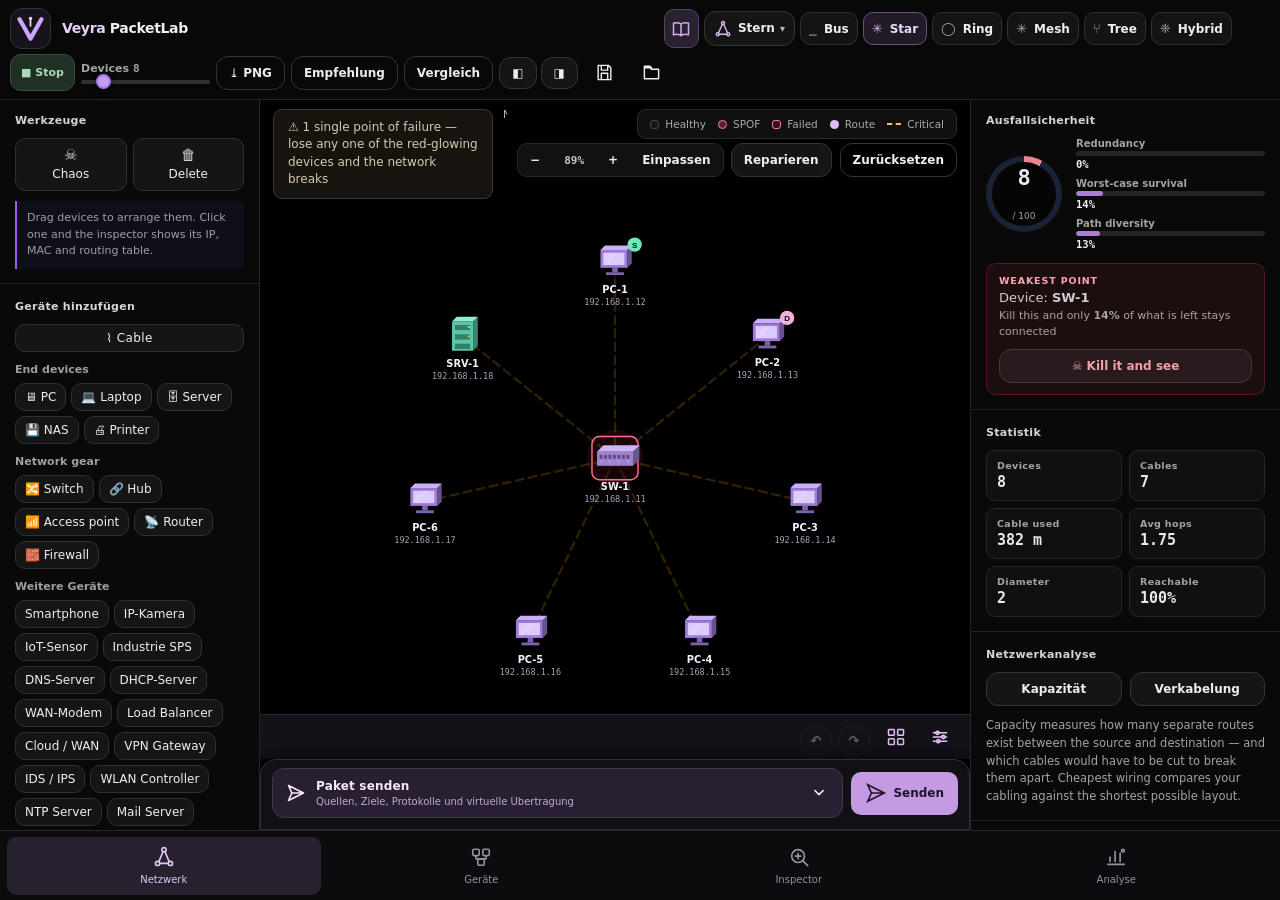
<file: app/src/main/assets/index.html>
<!DOCTYPE html>
<html lang="de">
<head>
  <meta charset="UTF-8">
  <meta name="viewport" content="width=device-width, initial-scale=1.0, maximum-scale=1, user-scalable=no">
  <title>Veyra PacketLab — Interactive Network Topology Simulator</title>
  <meta name="description" content="Build a computer network, switch between Bus, Star, Ring, Mesh, Tree and Hybrid topologies, route live packets, and break things to see which topology survives.">
  <meta name="theme-color" content="#100c16">

  <!-- Browser ka apna upar wala bar koi page hata nahi sakta — wo browser
       ka hissa hai. Par "Add to Home screen" se kholne par ye manifest
       app ko standalone (poori screen, bina browser UI ke) khol deta hai.
       Phone/tablet par diagram ko lagbhag 100px extra mil jaate hain. -->
  <link rel="manifest" href="manifest.webmanifest">
  <link rel="icon" type="image/svg+xml" href="icon.svg">
  <link rel="apple-touch-icon" href="icon.svg">
  <meta name="apple-mobile-web-app-capable" content="yes">
  <meta name="apple-mobile-web-app-status-bar-style" content="black-translucent">
  <meta name="apple-mobile-web-app-title" content="TopoLab">
  <meta name="mobile-web-app-capable" content="yes">

  <!-- Dev ke dauraan browser purani copy pakad ke baith jaata tha aur
       naye fix dikhte hi nahi the. Ye teen lines usse rokti hain. -->
  <meta http-equiv="Cache-Control" content="no-cache, no-store, must-revalidate">
  <meta http-equiv="Pragma" content="no-cache">
  <meta http-equiv="Expires" content="0">

<link rel="preconnect" href="https://fonts.gstatic.com" crossorigin>

<link rel="stylesheet" href="styles.css?v=73">
<link rel="stylesheet" href="veyra.css?v=3">
<link rel="stylesheet" href="packetlab-next.css?v=3">
<link rel="stylesheet" href="packetlab-refine.css?v=4">
<link rel="stylesheet" href="packetlab-v05.css?v=5">
<link rel="stylesheet" href="packetlab-v06.css?v=6">
<link rel="stylesheet" href="packetlab-v06-adjustments.css?v=6">
<link rel="stylesheet" href="packetlab-v07.css?v=71">
<link rel="stylesheet" href="packetlab-v08.css?v=8">
<link rel="stylesheet" href="packetlab-v09.css?v=9">
<link rel="stylesheet" href="packetlab-v10-guide.css?v=10">
<link rel="stylesheet" href="packetlab-v11.css?v=11">
<link rel="stylesheet" href="packetlab-v111.css?v=111">
<link rel="stylesheet" href="packetlab-v112.css?v=112">
</head>
<body>

<!-- ===================== TOP BAR ===================== -->
<header class="topbar">
  <div class="brand">
    <span class="brand__logo" aria-hidden="true"><svg viewBox="0 0 32 32" fill="none" xmlns="http://www.w3.org/2000/svg"><path d="M3 5L16 28L29 5" stroke="#cba6fd" stroke-width="5" stroke-linecap="round" stroke-linejoin="round"/><path d="M16 13V4" stroke="#f0daff" stroke-width="2" stroke-linecap="round"/><circle cx="16" cy="4" r="2" fill="#f0daff"/></svg></span>
    <div>
      <h1><strong>Veyra</strong> PacketLab</h1>
      <p>NETZWERK-SIMULATOR</p>
    </div>
  </div>

  <!-- Phone par chhe chips ek line me nahi aate — wahan ye button dikhta
       hai jo poori list ek window me kholta hai. Badi screen par ye chhupa
       rehta hai aur chips hi dikhte hain. -->
  <button class="btn topo-pick" id="btnTopoPick" aria-haspopup="dialog">
    <span class="topo-pick__ico" id="topoPickIco">✳</span>
    <span class="topo-pick__name" id="topoPickName">Star</span>
    <span class="topo-pick__caret">▾</span>
  </button>

  <nav class="topo-bar" id="topoBar" aria-label="Topology presets">
    <button class="topo" data-topo="bus"><span class="topo__ico">⎯</span>Bus</button>
    <button class="topo is-active" data-topo="star"><span class="topo__ico">✳</span>Star</button>
    <button class="topo" data-topo="ring"><span class="topo__ico">◯</span>Ring</button>
    <button class="topo" data-topo="mesh"><span class="topo__ico">✳</span>Mesh</button>
    <button class="topo" data-topo="tree"><span class="topo__ico">⑂</span>Tree</button>
    <button class="topo" data-topo="hybrid"><span class="topo__ico">❈</span>Hybrid</button>
  </nav>

  <div class="topbar__right">
    <label class="field field--range">
      <span>Devices <b class="mono" id="nodeCountVal">8</b></span>
      <!-- max advisor ke slider se milna chahiye (24). Pehle 16 tha, to
           advisor se 20 devices banane par ye 16 par atak jaata tha aur
           galat number dikhata tha. -->
      <input type="range" id="nodeCount" min="3" max="24" value="8">
    </label>
    <button class="btn btn--ghost" id="btnExport" title="Save the diagram as a PNG image">⤓ PNG</button>
    <button class="btn btn--ghost" id="btnAdvise">🎯 Advise</button>
    <button class="btn btn--ghost" id="btnCompare">⇄ Compare</button>

    <div class="panel-toggles">
      <button class="btn btn--icon" id="btnToggleLeft"  title="Show / hide the build panel"  aria-pressed="true">◧</button>
      <button class="btn btn--icon" id="btnToggleRight" title="Show / hide the metrics panel" aria-pressed="true">◨</button>
    </div>
  </div>
</header>

<div class="workspace">

  <!-- ===================== LEFT: TOOLS ===================== -->
  <aside class="panel panel--left">

    <section class="group">
      <h2 class="group__title">Build</h2>

      <!-- Select ka koi button nahi — wahi default haalat hai. Chaos/Delete
           toggle hain: dobara dabao to wapas select mode. -->
      <div class="tools" id="toolBar" role="group" aria-label="Tool">
        <button class="tool tool--danger" data-tool="chaos" title="Click any device or cable to kill it">
          <span class="tool__ico">☠</span><span>Chaos</span>
        </button>
        <button class="tool tool--danger" data-tool="delete" title="Remove a device or cable for good">
          <span class="tool__ico">🗑</span><span>Delete</span>
        </button>
      </div>

      <p class="hint" id="toolHint">Drag devices to arrange them. Click one and the inspector shows its IP, MAC and routing table.</p>
    </section>

    <!-- Devices ki list hamesha dikhti hai — pehle ye Add button ke peeche
         chhupi hui thi. Kisi chip par click = wahi cheez add karne ka mode;
         usi chip par dobara click = wapas select mode. -->
    <section class="group" id="deviceTypes">
      <h2 class="group__title">Add devices</h2>

      <div class="chips">
        <button class="chip chip--cable" data-dtype="cable" title="Drag from one device to another to run a cable">⌇ Cable</button>
      </div>

      <span class="subgroup__label">End devices</span>
      <div class="chips">
        <button class="chip" data-dtype="pc">🖥 PC</button>
        <button class="chip" data-dtype="laptop">💻 Laptop</button>
        <button class="chip" data-dtype="server">🗄 Server</button>
        <button class="chip" data-dtype="nas">💾 NAS</button>
        <button class="chip" data-dtype="printer">🖨 Printer</button>
      </div>

      <span class="subgroup__label">Network gear</span>
      <div class="chips">
        <button class="chip" data-dtype="switch">🔀 Switch</button>
        <button class="chip" data-dtype="hub">🔗 Hub</button>
        <button class="chip" data-dtype="ap">📶 Access point</button>
        <button class="chip" data-dtype="router">📡 Router</button>
        <button class="chip" data-dtype="firewall">🧱 Firewall</button>
      </div>
      <span class="subgroup__label">Weitere Geräte</span>
      <div class="chips">
        <button class="chip" data-dtype="phone">Smartphone</button>
        <button class="chip" data-dtype="camera">IP-Kamera</button>
        <button class="chip" data-dtype="iot">IoT-Sensor</button>
        <button class="chip" data-dtype="plc">Industrie SPS</button>
        <button class="chip" data-dtype="dns">DNS-Server</button>
        <button class="chip" data-dtype="dhcp">DHCP-Server</button>
        <button class="chip" data-dtype="modem">WAN-Modem</button>
        <button class="chip" data-dtype="loadbalancer">Load Balancer</button>
        <button class="chip" data-dtype="cloud">Cloud / WAN</button>
        <button class="chip" data-dtype="vpn">VPN Gateway</button>
        <button class="chip" data-dtype="ids">IDS / IPS</button>
        <button class="chip" data-dtype="wlc">WLAN Controller</button>
        <button class="chip" data-dtype="ntp">NTP Server</button>
        <button class="chip" data-dtype="mail">Mail Server</button>
        <button class="chip" data-dtype="voip">VoIP Telefon</button>
        <button class="chip" data-dtype="hypervisor">Hypervisor</button>
        <button class="chip" data-dtype="database">Datenbank</button>
      </div>
    </section>

    <section class="group group--grow">
      <h2 class="group__title">Event log</h2>
      <ul class="log mono" id="eventLog"></ul>
    </section>
  </aside>

  <!-- ===================== CENTER: CANVAS ===================== -->
  <main class="stage">
    <div class="stage__bar">
      <div class="banner" id="banner" hidden></div>

      <!-- Dayein taraf ka block ek COLUMN hai: upar legend, neeche zoom +
           Repair/Reset. Column isliye, kyunki banner do line ka hota hai —
           flat row me legend upar-dayein chipak jaati thi aur uske neeche
           khaali patti bach jaati thi. Column us patti ko bhar deta hai. -->
      <div class="stage__controls">
        <div class="legend" id="legend">
          <span class="legend__item"><i class="dot dot--ok"></i> Healthy</span>
          <span class="legend__item"><i class="dot dot--spof"></i> SPOF</span>
          <span class="legend__item"><i class="dot dot--dead"></i> Failed</span>
          <span class="legend__item"><i class="dot dot--path"></i> Route</span>
          <span class="legend__item"><i class="dot dot--bridge"></i> Critical</span>
        </div>

        <div class="stage__controls-row">
          <div class="zoom" role="group" aria-label="Zoom">
            <button class="btn btn--sm zoom__btn" id="btnZoomOut" title="Zoom out">−</button>
            <span class="zoom__level mono" id="zoomLevel">100%</span>
            <button class="btn btn--sm zoom__btn" id="btnZoomIn" title="Zoom in">+</button>
            <button class="btn btn--sm" id="btnZoomFit" title="Fit the whole network in view">⤢ Fit</button>
          </div>

          <div class="stage__actions">
            <button class="btn btn--sm" id="btnRepair" title="Bring every failed device and cable back online">🛠 Repair</button>
            <button class="btn btn--sm btn--ghost" id="btnReset" title="Rebuild the current topology from scratch">↺ Reset</button>
          </div>
        </div>
      </div>
    </div>

    <!-- Undo/Redo. Ye stage__bar ke ANDAR nahi hai, uske neeche ek alag
         row hai — par dayein taraf se chipki hui, taaki theek Reset ke
         neeche baithe. Buttons chhote icon-only hain aur row ki apni
         height inhi jitni hai, isliye canvas se sirf itni hi jagah jaati
         hai jitni in do buttons ko chahiye. -->
    <div class="stage__history">
      <button class="btn btn--sm btn--icon" id="btnUndo" title="Undo (Ctrl+Z)" disabled>↶</button>
      <button class="btn btn--sm btn--icon" id="btnRedo" title="Redo (Ctrl+Y)" disabled>↷</button>
    </div>

    <canvas id="canvas" aria-label="Network canvas"></canvas>

    <!-- Send a packet — pehle left panel me tha, ab canvas ke neeche
         poori chaudai me faila hua hai -->
    <div class="sendbar">
      <!-- Dono rows center me hain, isliye panels khulne-band hone se
           buttons apni jagah nahi badalte -->
      <!-- 1fr auto 1fr — Send packet bilkul beech me rehta hai, chahe
           dono taraf ke buttons ki chaudai alag ho -->
      <div class="sendbar__row sendbar__row--actions">
        <button class="btn btn--sm" id="btnArp" title="ARP: broadcast to find the destination's MAC address">ARP resolve</button>
        <button class="btn btn--primary" id="btnSend">▶ Send packet</button>
        <button class="btn btn--sm" id="btnCollide" title="Make two devices transmit at once — on a bus they collide">Collision demo</button>
      </div>

      <!-- "Send a packet" ka title yahan se hataya hai. Upar wale row me
           pehle se ek bada "▶ Send packet" button hai, to ye label dobara
           wahi baat keh raha tha — aur uske 96px ki wajah se 1301px chaudi
           screen par poori row 1.5px se wrap ho jaati thi. -->
      <div class="sendbar__row">
        <label class="field field--inline">
          <span>From</span>
          <select id="srcSelect"></select>
        </label>
        <span class="sendbar__arrow">→</span>
        <label class="field field--inline">
          <span>To</span>
          <select id="dstSelect"></select>
        </label>

        <label class="field field--inline">
          <span>Routing</span>
          <select id="routeAlgo">
            <option value="bfs">BFS — fewest hops</option>
            <option value="dijkstra">Dijkstra — lowest latency</option>
          </select>
        </label>
      </div>
    </div>
  </main>

  <!-- ===================== RIGHT: METRICS ===================== -->
  <aside class="panel panel--right">

    <section class="group">
      <h2 class="group__title">Resilience</h2>
      <div class="score">
        <div class="score__ring" id="scoreRing">
          <span class="score__val mono" id="mScore">0</span>
          <span class="score__cap">/ 100</span>
        </div>
        <div class="score__bars">
          <div class="bar"><span>Redundancy</span><i><b id="barRedundancy"></b></i><em class="mono" id="mRedundancy">0%</em></div>
          <div class="bar"><span>Worst-case survival</span><i><b id="barSurvival"></b></i><em class="mono" id="mSurvival">0%</em></div>
          <div class="bar"><span>Path diversity</span><i><b id="barDiversity"></b></i><em class="mono" id="mDiversity">0%</em></div>
        </div>
      </div>
      <div class="weakest" id="weakest"></div>
    </section>

    <section class="group group--metrics">
      <h2 class="group__title">Metrics</h2>
      <div class="metrics">
        <div class="metric"><span>Devices</span><b class="mono" id="mDevices">0</b></div>
        <div class="metric"><span>Cables</span><b class="mono" id="mLinks">0</b></div>
        <div class="metric"><span>Cable used</span><b class="mono" id="mCable">0 m</b></div>
        <div class="metric"><span>Avg hops</span><b class="mono" id="mAvgHops">0</b></div>
        <div class="metric"><span>Diameter</span><b class="mono" id="mDiameter">0</b></div>
        <div class="metric"><span>Reachable</span><b class="mono" id="mReach">100%</b></div>
      </div>
    </section>

    <!-- Koi device inspect hote hi ye section panel me sabse UPAR aa jaata
         hai (CSS order), taaki scroll karke dhoondhna na pade. -->
    <!-- Capacity aur cabling ka hisaab. Dono sawaal maang par chalte hain
         (har frame par nahi) kyunki max-flow har jodde par bhaari hai. -->
    <section class="group group--analysis">
      <h2 class="group__title">Analysis</h2>

      <div class="rowpair">
        <button class="btn btn--sm" id="btnFlow" title="How many independent paths are there between the two selected devices?">⇉ Capacity</button>
        <button class="btn btn--sm" id="btnMst" title="What is the cheapest possible way to wire these devices?">⌇ Cheapest wiring</button>
      </div>

      <div class="analysis" id="analysis">
        <p class="inspector__empty">Capacity measures how many separate routes exist between the source and destination — and which cables would have to be cut to break them apart. Cheapest wiring compares your cabling against the shortest possible layout.</p>
      </div>
    </section>

    <section class="group group--grow group--inspector">
      <h2 class="group__title">Inspector</h2>
      <div class="inspector" id="inspector">
        <p class="inspector__empty">Click any device to see its IP, MAC, ARP cache and routing table here.</p>
      </div>
    </section>
  </aside>
</div>

<!-- ===================== COMPARE OVERLAY ===================== -->
<div class="compare" id="compare" hidden>
  <div class="compare__head">
    <h2>Topology showdown</h2>
    <div class="compare__picks">
      <select id="cmpA"></select>
      <span class="vs">vs</span>
      <select id="cmpB"></select>
      <label class="field field--range">
        <span>Devices <b class="mono" id="cmpCountVal">8</b></span>
        <input type="range" id="cmpCount" min="3" max="24" value="8">
      </label>
    </div>
    <button class="btn btn--ghost" id="btnCloseCompare">✕ Close</button>
  </div>

  <div class="compare__body">
    <div class="compare__side">
      <canvas id="cmpCanvasA"></canvas>
      <div class="compare__label" id="cmpLabelA"></div>
    </div>
    <div class="compare__side">
      <canvas id="cmpCanvasB"></canvas>
      <div class="compare__label" id="cmpLabelB"></div>
    </div>
  </div>

  <div class="compare__table" id="cmpTable"></div>
  <div class="verdict" id="cmpVerdict"></div>
</div>

<!-- ===================== EDIT DEVICE DIALOG ===================== -->
<div class="modal" id="editModal" hidden>
  <div class="modal__card" role="dialog" aria-modal="true" aria-labelledby="edTitle">
    <div class="modal__head">
      <h2 id="edTitle">Edit device</h2>
      <button class="btn btn--icon" id="btnEditClose" title="Close">✕</button>
    </div>

    <form class="modal__body" id="editForm" novalidate>
      <label class="fld"><span>Name</span>
        <input id="edName" maxlength="18" autocomplete="off"></label>

      <label class="fld"><span>Type</span>
        <select id="edType"></select></label>

      <label class="fld"><span>IP address</span>
        <input id="edIp" class="mono" autocomplete="off" placeholder="192.168.1.20"></label>

      <label class="fld"><span>MAC address</span>
        <input id="edMac" class="mono" autocomplete="off" placeholder="02:1C:80:6C:83:3C"></label>

      <label class="fld"><span>Default gateway</span>
        <input id="edGw" class="mono" autocomplete="off" placeholder="192.168.1.1"></label>

      <label class="fld"><span>Ports</span>
        <input id="edPorts" type="number" min="1" max="48" step="1"></label>

      <p class="fld__note" id="edPortNote"></p>
      <p class="modal__err" id="edErr" hidden></p>

      <div class="modal__foot">
        <button type="button" class="btn btn--ghost" id="btnEditCancel">Cancel</button>
        <button type="submit" class="btn btn--primary">Save changes</button>
      </div>
    </form>
  </div>
</div>

<!-- ===================== ADVISOR ===================== -->
<div class="modal" id="adviseModal" hidden>
  <div class="modal__card modal__card--xwide" role="dialog" aria-modal="true" aria-labelledby="advTitle">
    <div class="modal__head">
      <h2 id="advTitle">Which topology should I build?</h2>
      <button class="btn btn--icon" id="btnAdviseClose" title="Close">✕</button>
    </div>

    <div class="modal__body adv">
      <div class="adv__form">
        <label class="field field--range">
          <span>Devices to connect <b class="mono" id="advCountVal">8</b></span>
          <input type="range" id="advCount" min="3" max="24" value="8">
        </label>
        <p class="fld__note">Say how much each of these matters, and every topology is built at that size and measured for real.</p>
        <div class="adv__prefs" id="advPrefs"></div>
      </div>

      <div class="adv__out">
        <div class="adv__winner" id="advWinner"></div>
        <div class="adv__table" id="advTable"></div>
      </div>
    </div>
  </div>
</div>

<!-- ===================== TOPOLOGY PICKER (phone) ===================== -->
<div class="modal" id="topoModal" hidden>
  <div class="modal__card" role="dialog" aria-modal="true" aria-labelledby="topoPickTitle">
    <div class="modal__head">
      <h2 id="topoPickTitle">Choose a topology</h2>
      <button class="btn btn--icon" id="btnTopoClose" title="Close">✕</button>
    </div>
    <div class="modal__body">
      <div class="topolist" id="topoList"></div>
    </div>
  </div>
</div>

<!-- ===================== FIREWALL RULES DIALOG ===================== -->
<div class="modal" id="rulesModal" hidden>
  <div class="modal__card modal__card--wide" role="dialog" aria-modal="true" aria-labelledby="fwTitle">
    <div class="modal__head">
      <h2 id="fwTitle">Firewall rules</h2>
      <button class="btn btn--icon" id="btnRulesClose" title="Close">✕</button>
    </div>

    <div class="modal__body">
      <!-- Firewall khud batata hai ki wo kis-kis ko alag kar raha hai -->
      <div id="fwZones"></div>
      <button type="button" class="btn btn--sm btn--wide" id="fwQuick" hidden></button>

      <p class="fld__note">Rules are read top to bottom and the first match wins. Anything that matches no rule is allowed through.</p>

      <div class="fwlist" id="fwList"></div>
      <p class="modal__err" id="fwErr" hidden></p>

      <div class="fwadd">
        <select id="fwAction">
          <option value="block">Block</option>
          <option value="allow">Allow</option>
        </select>
        <select id="fwProto">
          <option value="any">all traffic</option>
          <option value="data">data only</option>
          <option value="arp">ARP only</option>
        </select>
        <select id="fwPort"></select>
        <label class="fwadd__lbl">from</label>
        <select id="fwFrom"></select>
        <label class="fwadd__lbl">to</label>
        <select id="fwTo"></select>
        <button type="button" class="btn btn--primary" id="btnFwAdd">＋ Add rule</button>
      </div>

      <div class="modal__foot">
        <button type="button" class="btn btn--primary" id="btnRulesDone">Done</button>
      </div>
    </div>
  </div>
</div>

<!-- ===================== RIGHT-CLICK MENU ===================== -->
<div class="ctx" id="ctxMenu" role="menu" hidden></div>

<!-- ?v= isliye lagaya hai taaki browser purani cached copy na chalaye.
     Code badlo to ye number bhi badha dena. -->
<script src="js/graph.js?v=72"></script>
<script src="js/topologies.js?v=72"></script>
<script src="js/render.js?v=72"></script>
<script src="js/flow.js?v=72"></script>
<script src="js/sim.js?v=72"></script>
<script src="js/advisor.js?v=72"></script>
<script src="js/app.js?v=72"></script>
<script src="js/veyra-ui.js?v=3"></script>
<script src="js/packetlab-core.js?v=3"></script>
<script src="js/packetlab-next.js?v=3"></script>
<script src="js/packetlab-refine.js?v=71"></script>
<script src="js/packetlab-wiring-v05.js?v=5"></script>
<script src="js/packetlab-terminal-v05.js?v=5"></script>
<script src="js/packetlab-v06-engine.js?v=6"></script>
<script src="js/packetlab-v06.js?v=71"></script>
<script src="js/packetlab-v07.js?v=71"></script>
<script src="js/packetlab-v07-diagnostics.js?v=7"></script>
<script src="js/packetlab-v07-terminals.js?v=7"></script>
<script src="js/packetlab-v08-device.js?v=8"></script>
<script src="js/packetlab-v08-os.js?v=8"></script>
<script src="js/packetlab-v09-book-data.js?v=9"></script>
<script src="js/packetlab-v11-book-expanded.js?v=11"></script>
<script src="js/packetlab-v09-guide.js?v=9"></script>
<script src="js/packetlab-v09-ui.js?v=9"></script>
<script src="js/packetlab-v09-training.js?v=9"></script>
<script src="js/packetlab-v09-discovery.js?v=9"></script>
<script src="js/packetlab-v09-quickedit.js?v=9"></script>
<script src="js/packetlab-v11-quickedit.js?v=11"></script>
<script src="js/packetlab-v09-building.js?v=9"></script>
<script src="js/packetlab-v09-firewall.js?v=9"></script>
<script src="js/packetlab-v09-diagnostics.js?v=9"></script>
<script src="js/packetlab-v10-guide-data.js?v=10"></script>
<script src="js/packetlab-v10-guide.js?v=10"></script>
<script src="js/packetlab-v11-training.js?v=11"></script>
<script src="js/packetlab-v111-topology.js?v=111"></script>
</body>
</html>
</file>
<file: docs/site.css>
@import url('https://fonts.googleapis.com/css2?family=Inter:wght@400;500;600;700;800;900&display=swap');
:root{color-scheme:dark;--bg:#0b0912;--panel:#1b1427;--panel2:#291b38;--line:#513566;--purple:#bb83ed;--purple-light:#dfbbff;--muted:#b2a5c3;--text:#faf4ff;--green:#a3d3a8}
*{box-sizing:border-box}html{scroll-behavior:smooth;scroll-padding-top:84px}body{margin:0;background:var(--bg);color:var(--text);font-family:Inter,Segoe UI,system-ui,sans-serif;line-height:1.5;-webkit-font-smoothing:antialiased;overflow-x:hidden}
button,input{font:inherit}button{cursor:pointer;color:inherit}a{color:inherit;text-decoration:none}a:focus-visible,button:focus-visible,summary:focus-visible{outline:2px solid #e8b9ff;outline-offset:3px}h1,h2,h3,p{margin-top:0}h1,h2,h3{letter-spacing:-.055em}em{font-style:normal;color:#c991fa}img{max-width:100%;display:block}svg{max-width:100%}
.shell{width:min(100% - 48px,1310px);margin-inline:auto}
.aurora{position:absolute;inset:0 0 auto;height:770px;pointer-events:none;z-index:-1;background:radial-gradient(ellipse at 79% 44%,#742c9844,transparent 49%),radial-gradient(ellipse at 13% 18%,#6a267b35,transparent 46%)}
.site-header{position:sticky;top:0;z-index:50;background:rgba(14,9,21,.87);border-bottom:1px solid #3d294b;backdrop-filter:blur(19px)}
.nav{min-height:72px;display:flex;align-items:center;gap:25px}.brand{display:flex;align-items:center;gap:11px;min-width:217px}
.brand-mark{display:flex;align-items:center;justify-content:center;height:43px;width:43px;border-radius:13px;background:#301c43;border:1px solid #76569a}.brand-mark img{height:34px;width:34px}
.brand>span:last-child{display:flex;flex-direction:column;gap:3px}.brand strong{font-size:19px;letter-spacing:-.07em}.brand strong span{color:#c28bfb}.brand small{font-size:8px;letter-spacing:.17em;color:#bea9d2;font-weight:700}
.nav-links{display:flex;align-items:center;gap:23px;margin:auto}.nav-links>a{font-size:12px;font-weight:650;color:#c4b5d0;white-space:nowrap}.nav-links>a:hover{color:#e5beff}
.nav-right{display:flex;align-items:center;gap:14px}.language{display:flex;align-items:center;gap:2px;padding:3px;background:#261a31;border:1px solid #583a70;border-radius:10px}.language button{padding:6px 8px;border:0;background:transparent;color:#a99cb5;font-size:10px;border-radius:7px;font-weight:800}.language .on{background:#7645a0;color:white}
.github{display:flex;align-items:center;gap:7px;font-size:12px;font-weight:750}.github svg{width:19px;height:19px}.github:hover{color:#d7a2ff}
.nav-download{padding:11px 17px;background:linear-gradient(135deg,#bb86f3,#9b62d6);border-radius:11px;font-size:11px;font-weight:850;color:#13091b}.nav-download:hover{filter:brightness(1.13)}.hamburger{display:none;background:none;border:0;font-size:23px}
.hero{display:grid;grid-template-columns:49% minmax(0,51%);gap:35px;align-items:center;padding-top:94px;padding-bottom:88px;min-height:660px}.hero-copy{position:relative;z-index:2}.eyebrow,.overline{letter-spacing:.15em;color:#d69eff;font-size:10px;font-weight:900}
.eyebrow{display:inline-flex;align-items:center;gap:9px;padding:10px 13px;border:1px solid #784695;background:#38204866;border-radius:80px}.spark{height:7px;width:7px;border-radius:50%;background:#d999ff;box-shadow:0 0 0 4px #cb8cfa1c}
.hero h1{font-size:clamp(43px,4.8vw,66px);line-height:1.11;font-weight:900;margin:28px 0 21px}.hero-text{max-width:570px;color:#c8b9d5;font-size:14px;line-height:1.82;margin-bottom:26px}
.hero-cta{display:flex;align-items:center;gap:11px;flex-wrap:wrap}.btn{display:inline-flex;align-items:center;justify-content:center;gap:12px;min-height:52px;padding:12px 19px;border:1px solid #8559a2;border-radius:12px;font-weight:800;font-size:12px;transition:transform .16s,border-color .16s,background .16s}
.btn:hover{transform:translateY(-2px)}.btn-primary{background:linear-gradient(135deg,#c491f2,#a770e5);border-color:#bf8bea;color:#160c1f}.btn-primary:hover{background:#dbaaff}.btn-outline{background:#21162baa;color:#f0d5ff}.btn-outline:hover{background:#382145;border-color:#b986ed}
.btn .btn-symbol{font-size:19px;line-height:1}.btn span:nth-child(2){display:flex;flex-direction:column;gap:4px;text-align:left}.btn strong{font-size:12px}.btn small{font-size:9px;font-weight:600;opacity:.7}
.hero-checks{display:flex;gap:18px;flex-wrap:wrap;color:#c2b2cd;font-size:10px;margin-top:24px}.hero-checks>span{white-space:nowrap}.hero-checks>span::first-letter{color:#a0cea6}
.hero-visual{position:relative;height:470px;min-width:0;display:flex;align-items:center;justify-content:center}
.art-grid{position:absolute;inset:-15px;background-image:radial-gradient(#ad70d0 1px,transparent 1px);background-size:31px 31px;opacity:.2;mask-image:radial-gradient(ellipse,#000 35%,transparent 75%)}
.hero-frame{position:relative;width:100%;max-width:610px;height:405px;border-radius:18px;background:linear-gradient(145deg,#26172e,#100e19);border:1px solid #775091;box-shadow:0 30px 80px #000a,0 0 70px #884caa30;overflow:hidden;transform:perspective(1200px) rotateY(-4deg) rotateX(2deg)}
.frame-title{height:40px;display:flex;align-items:center;gap:11px;padding:0 19px;background:#2b1a39;border-bottom:1px solid #5c3f6f;font-size:10px;color:#e7c8f8;letter-spacing:.08em}.frame-title>b{flex:1}.frame-title>small{color:#ae95bf}.pulse{height:8px;width:8px;border-radius:50%;background:#97dc9c;box-shadow:0 0 0 4px #8dc99119}
.art-nodes{height:318px;position:relative;overflow:hidden}.cables{position:absolute;inset:0;width:100%;height:100%}
.net-node{position:absolute;display:flex;flex-direction:column;align-items:center;gap:5px;justify-content:center;width:119px;min-height:90px;background:#241d34;border:1px solid #8f60be;border-radius:13px;box-shadow:0 11px 22px #0008;text-align:center}
.net-node i{font-style:normal;font-size:20px;line-height:1;color:#cba6ff}.net-node strong{font-size:11px}.net-node small{font-size:8px;color:#ac9cba}
.net-node.pc.one{left:6%;top:9%}.net-node.pc.two{right:6%;top:7%}.net-node.switch{left:39%;top:29%;background:#45265a;border-color:#c28bea}.net-node.server{left:7%;bottom:3%}.net-node.firewall{right:6%;bottom:2%;border-color:#be587b}.net-node.firewall i{color:#f09bbd}.net-node.router{left:40%;bottom:0%}
.packet-dot{animation:float 3s ease-in-out infinite alternate;transform-origin:center}.packet-dot.second{animation-delay:1.2s}@keyframes float{to{transform:translate(25px,12px);opacity:.4}}
.simulation-line{height:45px;display:flex;align-items:center;justify-content:space-between;padding:0 18px;border-top:1px solid #3f2b50;font-size:9px;color:#aa9cc0}.sim-live{display:flex;align-items:center;gap:8px;color:#acdcb2;font-weight:800;letter-spacing:.08em}.sim-live i{height:6px;width:6px;background:#a0d3a6;border-radius:50%}
.mini-packet,.mini-alert{position:absolute;z-index:2;display:flex;align-items:center;gap:10px;background:#1d1726ee;backdrop-filter:blur(8px);border:1px solid #76529b;border-radius:13px;padding:11px 14px;box-shadow:0 14px 35px #0008}.mini-packet{left:-17px;bottom:6px}.mini-alert{right:-15px;top:11px;border-color:#9d5d7b}
.mini-packet>span:first-child,.mini-alert>span:first-child{height:26px;width:26px;display:flex;align-items:center;justify-content:center;border-radius:9px;background:#31543f;color:#b5ecc4;font-weight:900}.mini-alert>span:first-child{background:#593044;color:#ffc5dc}
.mini-packet>span:last-child,.mini-alert>span:last-child{display:flex;flex-direction:column;gap:4px}.mini-packet b,.mini-alert b{font-size:11px}.mini-packet small,.mini-alert small{font-size:9px;color:#c3b5d0}
.metric-strip{background:#18101f;border-top:1px solid #432956;border-bottom:1px solid #432956}.metric-list{display:grid;grid-template-columns:repeat(4,minmax(0,1fr))}.metric-list>div{padding:25px 35px;display:flex;flex-direction:column;gap:7px;border-right:1px solid #392749}.metric-list>div:last-child{border-right:0}.metric-list strong{font-size:24px;color:#cf9aff}.metric-list small{font-size:11px;color:#beaecd}
.section{padding-top:102px;padding-bottom:105px}.section-title{display:flex;justify-content:space-between;align-items:end;gap:58px;margin-bottom:39px}.section-title>div{flex:1}.section-title>p{width:390px;font-size:13px;line-height:1.75;color:var(--muted)}
.section h2,.studio-section h2,.center-heading h2{font-size:clamp(32px,3.1vw,46px);line-height:1.22;margin:15px 0 8px;font-weight:850}
.feature-grid{display:grid;grid-template-columns:repeat(3,minmax(0,1fr));gap:15px}.feature-grid article{border:1px solid #493352;border-radius:18px;background:#1c1527;padding:26px;min-height:236px;transition:transform .2s,border-color .2s,background .2s}.feature-grid article:hover{transform:translateY(-4px);background:#291c36;border-color:#9263bc}
.feature-icon{height:49px;width:49px;border-radius:14px;border:1px solid #78529a;background:#432b60;color:#d1a0ff;display:flex;align-items:center;justify-content:center;font-size:26px;margin-bottom:23px}.feature-grid h3{font-size:16px;margin:0 0 10px}.feature-grid p{font-size:12px;line-height:1.72;color:#b8adc6;margin-bottom:0}
.studio-section{padding:100px 0;background:radial-gradient(ellipse at 80% 60%,#632d7f55,transparent 55%),#17101f;border-block:1px solid #4a315b}.studio-layout{display:grid;grid-template-columns:38% minmax(0,62%);align-items:center;gap:30px}.studio-copy h2{font-size:clamp(30px,3.3vw,48px)}.studio-copy p{font-size:13px;line-height:1.85;color:#b7a8c4;margin-top:15px}.studio-facts{display:flex;gap:12px 18px;flex-wrap:wrap;color:#d5b7e9;font-size:11px;margin:24px 0}.text-link{color:#d7a4fb;font-size:12px;font-weight:800}.text-link:hover{text-decoration:underline}
.studio-image{border:1px solid #775091;border-radius:17px;overflow:hidden;background:#0e0b14;box-shadow:0 24px 70px #0008;transform:perspective(1000px) rotateY(-3deg)}.studio-image img{width:100%;max-height:520px;object-fit:cover;object-position:top left}.shot-label{height:34px;background:#332142;display:flex;align-items:center;gap:10px;padding:0 15px;font-size:9px;color:#e3c6f5;font-weight:850;letter-spacing:.08em}.shot-label span:last-child{margin-left:auto;color:#b09bbf}
.learning-section{display:grid;grid-template-columns:1fr 440px;gap:60px;align-items:center;min-height:650px}.learning-copy h2{font-size:clamp(32px,3.6vw,51px);line-height:1.2}.learning-copy p{font-size:13px;line-height:1.8;color:#c4b5d0;max-width:590px}.learning-tags{display:flex;gap:9px;flex-wrap:wrap;margin-top:27px}.learning-tags span{padding:9px 13px;border:1px solid #694c83;border-radius:60px;background:#31223e;color:#e3c7f3;font-size:11px;font-weight:650}
.phone-stage{height:550px;position:relative;display:flex;align-items:center;justify-content:center}.phone-glow{position:absolute;width:350px;height:450px;border-radius:50%;background:#7832a44a;filter:blur(80px)}
.phone-display{position:relative;height:525px;max-width:288px;border:8px solid #45324e;border-radius:37px;overflow:hidden;background:#130f18;box-shadow:0 26px 80px #000b,0 0 0 2px #ba7bd2}.phone-display img{height:100%;width:100%;object-fit:cover;object-position:top}.phone-caption{position:absolute;right:0;bottom:55px;padding:14px 19px;background:#271932e8;border:1px solid #76508d;border-radius:13px;display:flex;flex-direction:column;gap:6px}.phone-caption b{font-size:12px}.phone-caption small{font-size:9px;color:#c8afda}
.center-heading{text-align:center;max-width:710px;margin:0 auto 46px}.center-heading p{font-size:13px;line-height:1.8;color:var(--muted);margin-top:17px}.gallery{display:grid;grid-template-columns:repeat(4,minmax(0,1fr));gap:19px}.gallery figure{margin:0;border:1px solid #52336b;background:#20172b;border-radius:18px;overflow:hidden}
.gallery .open-image{display:block;background:radial-gradient(circle at 50% 35%,#47265e,#130e1a 75%);width:100%;height:360px;position:relative;border:0;padding:16px 12px 0;overflow:hidden}
.gallery .open-image img{width:auto;height:415px;max-width:100%;object-fit:cover;object-position:top;margin-inline:auto;border-radius:14px 14px 0 0;box-shadow:0 17px 25px #0007;transition:transform .2s}
.gallery .open-image:hover img{transform:translateY(-7px)}.gallery .open-image>span{position:absolute;bottom:10px;right:14px;color:#f5dfff;font-size:22px;opacity:.8}.gallery figcaption{padding:16px 17px 18px;display:flex;flex-direction:column;gap:8px}.gallery figcaption strong{font-size:12px;color:#efd6ff}.gallery figcaption small{font-size:10px;color:#b19ec2}
.download-section{padding:110px 0;background:radial-gradient(ellipse at 50% 40%,#7c2fa62a,transparent 65%),#170e1d;border-block:1px solid #54376b}.download-card{max-width:940px;margin:0 auto;padding:30px;display:flex;align-items:center;gap:24px;border-radius:22px;background:linear-gradient(125deg,#32213f,#1f172a);border:1px solid #8b5eaf}
.download-icon{height:76px;width:76px;flex:0 0 76px;background:#38244c;border-radius:18px;display:flex;align-items:center;justify-content:center;border:1px solid #725191}.download-icon img{width:58px;height:58px}
.download-copy{flex:1}.release-label{font-weight:850;color:#c08bfa;font-size:10px;letter-spacing:.12em}.download-copy h3{font-size:25px;margin:11px 0 8px}.download-copy h3 em{color:#cd97ff}.download-copy p{font-size:12px;color:#bfaeca;line-height:1.75}.download-notes{display:flex;gap:7px;flex-wrap:wrap}.download-notes span{font-size:10px;border:1px solid #6a4a7f;background:#422e53;color:#d9bcf0;border-radius:30px;padding:6px 9px}
.download-buttons{display:flex;flex-direction:column;gap:10px}.download-buttons .btn{font-size:11px;justify-content:center}.download-disclaimer{text-align:center;font-size:10px;line-height:1.7;color:#ae9bba;max-width:940px;margin:20px auto 0}
.faq{max-width:990px}.faq .section-title{margin-bottom:20px}.faq details{border-top:1px solid #4a315a;padding:2px 8px}.faq details:last-child{border-bottom:1px solid #4a315a}
.faq summary{cursor:pointer;list-style:none;padding:22px 14px 22px 2px;font-size:13px;font-weight:750;position:relative}.faq summary::-webkit-details-marker{display:none}.faq summary:after{content:'+';position:absolute;right:8px;top:16px;font-size:22px;color:#d49df4}.faq details[open] summary:after{content:'−'}.faq details p{font-size:12px;color:#b4a8bd;line-height:1.8;max-width:800px;padding-bottom:18px}
.opensource{border:1px solid #674481;border-radius:18px;background:#291b36;margin-bottom:100px;padding:30px 35px;display:flex;justify-content:space-between;align-items:center;gap:25px}.opensource h2{font-size:23px;margin:10px 0}.opensource p{color:#c5b0d4;font-size:12px;margin:0;max-width:650px}.opensource .btn{white-space:nowrap}
.footer{border-top:1px solid #412b50;background:#100b16}.footer-top{padding-top:32px;padding-bottom:27px;display:flex;justify-content:space-between;align-items:center;gap:22px}
.footer-brand{display:flex;align-items:center;gap:11px}.footer-brand img{height:39px;width:39px}.footer-brand span{display:flex;flex-direction:column;gap:5px}.footer-brand strong{font-size:13px}.footer-brand small{font-size:10px;color:#af9bba}
.footer-links{display:flex;gap:20px;font-size:11px;color:#c3b2ce}.footer-links a:hover{color:#d3a0fa}
.footer-bottom{padding:15px 0 32px;border-top:1px solid #32223e;font-size:11px;color:#ab98b9}.footer-bottom p{margin:0 0 16px}.upstream-credits{border:1px solid #4c355a;background:#1d1426;border-radius:10px;padding:12px 14px;max-width:520px}.upstream-credits summary{list-style:none;cursor:pointer;color:#cdb1e0;font-weight:750;position:relative}.upstream-credits summary:after{content:'⌄';position:absolute;right:0;font-size:15px}.upstream-credits[open] summary:after{transform:rotate(180deg)}.upstream-credits>p{line-height:1.75;padding-top:12px}.upstream-credits a{color:#d8b3ee;text-decoration:underline}
#lightbox{background:#170f20;border:1px solid #9a6cb7;border-radius:16px;max-width:95vw;max-height:94vh;box-shadow:0 30px 90px #000a;padding:13px;position:fixed;color:var(--text)}
#lightbox::backdrop{background:#050208e9;backdrop-filter:blur(9px)}#lightbox img{max-height:80vh;max-width:90vw;object-fit:contain;margin:0 auto;border-radius:10px}
#lightbox>span{display:block;text-align:center;margin:9px 0 2px;font-size:12px;color:#c7afdb}
#lightbox>button{position:absolute;right:10px;top:10px;background:#4a2c5e;border:1px solid #a37cc4;border-radius:10px;height:35px;width:35px;font-size:24px;z-index:1}
@media(max-width:1150px){.nav-links{gap:12px}.hero{grid-template-columns:47% 53%}.hero h1{font-size:52px}.hero-visual{height:390px}.hero-frame{height:365px}.art-nodes{height:280px}.net-node{width:95px;min-height:70px}.mini-alert{right:0}.mini-packet{left:0}.studio-layout{grid-template-columns:41% 59%}}
@media(max-width:900px){.nav-links{display:none;position:absolute;top:72px;left:15px;right:15px;border:1px solid #5d3e77;border-radius:14px;background:#22152f;padding:18px;flex-direction:column;align-items:stretch;box-shadow:0 20px 50px #0009}.nav-links.is-open{display:flex}.hamburger{display:inline-flex}.github span{display:none}.hero{display:flex;flex-direction:column;padding-top:61px;padding-bottom:70px}.hero-copy{width:100%}.hero-visual{width:100%;height:430px}.hero-frame{width:min(100%,610px)}.section-title{flex-direction:column;align-items:start;gap:7px}.section-title>p{width:auto}.feature-grid{grid-template-columns:repeat(2,1fr)}.studio-layout{grid-template-columns:1fr}.studio-image{transform:none}.learning-section{grid-template-columns:1fr;gap:10px}.gallery{grid-template-columns:repeat(2,1fr)}.download-card{flex-wrap:wrap}.download-buttons{width:100%;flex-direction:row}.download-buttons .btn{flex:1}}
@media(max-width:600px){.shell{width:min(100% - 32px,1310px)}.nav{min-height:68px;gap:8px}.brand{min-width:0;flex:1}.brand strong{font-size:16px}.brand small{font-size:8px}.brand-mark{height:36px;width:36px;flex:0 0 36px}.brand-mark img{height:27px;width:27px}.nav-right{gap:8px}.nav-download{display:none}.github{display:none}
 .hero{padding-top:55px;padding-bottom:38px;gap:10px}.hero h1{font-size:clamp(35px,9.6vw,51px)}.hero-text{font-size:12px}.eyebrow{font-size:8px}.hero-checks{gap:12px;font-size:9px}.hero-cta .btn{width:100%;justify-content:flex-start}.hero-visual{height:355px}.hero-frame{height:300px}.frame-title{height:32px}.art-nodes{height:226px}.net-node{width:77px;min-height:52px;gap:2px;border-radius:9px}.net-node i{font-size:16px}.net-node strong{font-size:8px}.net-node small{font-size:6px}.mini-alert,.mini-packet{padding:7px 9px}.mini-alert b,.mini-packet b{font-size:9px}.mini-alert small,.mini-packet small{font-size:8px}.mini-packet{bottom:0}.simulation-line{height:40px;font-size:7px;padding-inline:8px}
 .metric-list{grid-template-columns:repeat(2,1fr)}.metric-list>div{padding:19px 17px;border-bottom:1px solid #38294a}.metric-list>div:nth-child(even){border-right:0}.metric-list strong{font-size:22px}.metric-list small{font-size:10px}
 .section{padding:73px 0}.section h2,.studio-section h2{font-size:32px}.feature-grid{grid-template-columns:1fr}.feature-grid article{min-height:0;padding:24px}.studio-section{padding:67px 0}.studio-copy h2{font-size:31px}.learning-section{padding-bottom:55px}.phone-stage{height:480px}.phone-display{height:440px;width:243px}.phone-caption{right:0;bottom:15px}
 .gallery{grid-template-columns:repeat(2,minmax(0,1fr));gap:10px}.gallery .open-image{height:235px;padding:8px 6px 0}.gallery .open-image img{height:265px;border-radius:7px 7px 0 0}.gallery figcaption{padding:12px 10px;gap:5px}.gallery figcaption strong{font-size:10px}.gallery figcaption small{font-size:9px}
 .download-section{padding:75px 0}.download-card{padding:21px;gap:15px}.download-icon{width:61px;height:61px;flex-basis:61px}.download-icon img{height:44px;width:44px}.download-copy h3{font-size:21px}.download-buttons{flex-direction:column}
 .opensource{flex-direction:column;align-items:start;padding:24px;margin-bottom:60px}.footer-top{flex-direction:column;align-items:start}.footer-links{gap:13px;flex-wrap:wrap}
}
@media(prefers-reduced-motion:reduce){*,*:before,*:after{scroll-behavior:auto!important;transition:none!important;animation:none!important}}
</file>
<file: upstream/TopoLab/styles.css>
/* =========================================================
   TopoLab — stylesheet

   1. Variables      6. Metrics + score ring
   2. Reset          7. Inspector + tables
   3. Topbar         8. Log
   4. Buttons/fields 9. Stage (canvas, banner, legend)
   5. Panels         10. Compare + responsive
   ========================================================= */

/* ---------- 1. VARIABLES ---------- */
:root {
  --bg:        #0b1020;
  --bg-2:      #111a2e;
  --surface:   #16203a;
  --surface-2: #1d2a47;
  --border:    #263353;
  --text:      #e7edf8;
  --muted:     #93a3c0;
  --accent:    #6366f1;   /* indigo */
  --accent-2:  #22d3ee;   /* cyan   */

  --good:      #22c55e;
  --warn:      #f59e0b;
  --bad:       #f43f5e;

  --radius: 12px;
  --ease: cubic-bezier(0.22, 1, 0.36, 1);

  --topbar-h: 48px;
  --panel-l: 262px;
  --panel-r: 306px;
}

/* ---------- 2. RESET ---------- */
*, *::before, *::after { margin: 0; padding: 0; box-sizing: border-box; }

/* [hidden] ko hamesha jeetne do.
   Browser ka apna rule `[hidden] { display: none }` UA stylesheet me hota
   hai, aur hamari koi bhi class jo `display` set karti hai use hara deti
   hai (author styles UA se upar hoti hain). `.compare { display: flex }`
   ne bilkul yahi kiya tha — overlay `hidden` hone ke bawajood poore app
   ke upar chipka reh gaya aur Close button bekaar ho gaya. */
[hidden] { display: none !important; }

html { -webkit-text-size-adjust: 100%; }
/* Body ek flex COLUMN hai: topbar upar, workspace neeche bachi hui saari
   jagah me.

   Pehle workspace ki height `calc(100vh - var(--topbar-h))` thi, yani
   topbar ki height ek FIX number maani gayi thi (48px). Isi wajah se
   topbar ko wrap hone ki ijazat nahi di ja sakti thi — wrap hote hi wo
   48px se lamba ho jaata aur neeche ka hisaab bigad jaata.

   Aur bina wrap ke 901px se 1250px ke beech topbar ka saaman (brand +
   chhe chips + slider + teen buttons + panel toggles) 1209px maangta tha
   aur poora page dayein se bahar nikal jaata tha — tablet landscape par
   yahi ho raha tha.

   Flex column me topbar jitna chahe utna lamba ho sakta hai aur workspace
   apne aap bachi hui jagah le leta hai. Koi calc nahi, koi jaadui number
   nahi. */
body {
  font-family: 'Inter', system-ui, -apple-system, 'Segoe UI', sans-serif;
  background:
    radial-gradient(1200px 500px at 80% -10%, rgba(99,102,241,0.12), transparent 60%),
    var(--bg);
  color: var(--text);
  height: 100vh;
  overflow: hidden;
  display: flex; flex-direction: column;
  -webkit-font-smoothing: antialiased;
}
.mono { font-family: 'JetBrains Mono', ui-monospace, monospace; }
ul, ol { list-style: none; }
button, select, input { font: inherit; color: inherit; }
table { border-collapse: collapse; width: 100%; }
:focus-visible { outline: 2px solid var(--accent-2); outline-offset: 2px; border-radius: 6px; }

/* ---------- 3. TOPBAR ---------- */
.topbar {
  flex: 0 0 auto;
  min-height: var(--topbar-h);
  display: flex;
  flex-wrap: wrap;                /* jagah kam pade to neeche wrap ho, bahar nahi nikle */
  align-items: center;
  align-content: center;
  gap: 10px 18px;
  padding: 6px 18px;
  background: linear-gradient(180deg, rgba(29,42,71,0.75), rgba(17,26,46,0.55));
  border-bottom: 1px solid var(--border);
  backdrop-filter: blur(8px);
}
.brand { display: flex; align-items: center; gap: 11px; min-width: 0; }
.brand__logo { font-size: 26px; filter: drop-shadow(0 0 12px rgba(34,211,238,0.35)); }
.brand h1 { font-size: 17px; font-weight: 800; letter-spacing: -0.02em; }
.brand p  { font-size: 10.5px; color: var(--muted); letter-spacing: 0.04em; margin-top: 1px; }

.topo-bar { display: flex; gap: 6px; flex: 1; }
.topo {
  display: flex; align-items: center; gap: 7px;
  padding: 8px 13px;
  background: var(--surface);
  border: 1px solid var(--border);
  border-radius: 9px;
  font-size: 12.5px; font-weight: 600;
  cursor: pointer;
  transition: all 0.18s var(--ease);
}
.topo__ico { color: var(--muted); font-size: 13px; transition: color 0.18s; }
.topo:hover { background: var(--surface-2); border-color: #35477a; transform: translateY(-1px); }
.topo.is-active {
  background: linear-gradient(180deg, rgba(99,102,241,0.30), rgba(99,102,241,0.16));
  border-color: var(--accent);
  box-shadow: 0 0 0 1px rgba(99,102,241,0.30), 0 4px 14px rgba(99,102,241,0.20);
}
.topo.is-active .topo__ico { color: var(--accent-2); }

.topbar__right { display: flex; align-items: center; gap: 14px; }

/* ---------- 4. BUTTONS + FIELDS ---------- */
.btn {
  padding: 9px 14px;
  background: var(--surface);
  border: 1px solid var(--border);
  border-radius: 9px;
  font-size: 12.5px; font-weight: 600;
  cursor: pointer;
  transition: all 0.16s var(--ease);
  white-space: nowrap;
}
.btn:hover { background: var(--surface-2); border-color: #35477a; }
.btn:active { transform: translateY(1px); }
.btn--primary {
  background: linear-gradient(180deg, var(--accent), #4f46e5);
  border-color: #4f46e5;
  box-shadow: 0 4px 16px rgba(99,102,241,0.32);
}
.btn--primary:hover { background: linear-gradient(180deg, #7c7ff5, var(--accent)); }
.btn--ghost { background: transparent; }
.btn--sm { padding: 7px 10px; font-size: 11.5px; }
.btn--wide { width: 100%; }
.btn--danger {
  background: rgba(244,63,94,0.14);
  border-color: rgba(244,63,94,0.4);
  color: #fda4af;
  width: 100%;
  margin-top: 9px;
}
.btn--danger:hover { background: rgba(244,63,94,0.24); border-color: var(--bad); }

.field { display: flex; flex-direction: column; gap: 5px; flex: 1; min-width: 0; }
.field > span { font-size: 10.5px; font-weight: 600; color: var(--muted); letter-spacing: 0.05em; text-transform: uppercase; }
.field select {
  padding: 8px 10px;
  background: var(--surface);
  border: 1px solid var(--border);
  border-radius: 8px;
  font-size: 12.5px;
  cursor: pointer;
}
.field select:hover { border-color: #35477a; }
.field--range { min-width: 132px; flex: 0 0 auto; }
.field--range > span { text-transform: none; font-size: 11px; }

input[type=range] {
  -webkit-appearance: none; appearance: none;
  height: 4px; border-radius: 3px;
  background: linear-gradient(90deg, var(--accent), var(--accent-2));
  cursor: pointer;
}
input[type=range]::-webkit-slider-thumb {
  -webkit-appearance: none; appearance: none;
  width: 15px; height: 15px; border-radius: 50%;
  background: #fff; border: 2px solid var(--accent);
  box-shadow: 0 2px 6px rgba(0,0,0,0.4);
}
input[type=range]::-moz-range-thumb {
  width: 13px; height: 13px; border-radius: 50%;
  background: #fff; border: 2px solid var(--accent);
}

.rowpair { display: flex; gap: 8px; }
.rowpair > * { flex: 1; min-width: 0; }

/* ---------- 5. PANELS ---------- */
.workspace {
  flex: 1 1 auto;
  min-height: 0;                  /* warna grid apne content se chhota nahi ho sakta */
  display: grid;
  grid-template-columns: var(--panel-l) 1fr var(--panel-r);
}

/* Panels band karne par unka column 0 ho jaata hai aur canvas poori bachi
   hui jagah le leta hai. Canvas par laga ResizeObserver khud fire hota hai,
   isliye diagram apne aap naye size ke hisaab se refit ho jaata hai.

   Ye sirf badi screen ke liye hai. Chhoti screen par layout waise bhi ek
   hi column me aa jaata hai aur `.stage { order: -1 }` canvas ko sabse
   upar le jaata hai — tab teen columns force karne se stage pehle (0px
   wale) column me chala jaata tha aur canvas ki chaudai 0 ho jaati thi. */
@media (min-width: 901px) {
  .workspace.is-left-collapsed  { grid-template-columns: 0 1fr var(--panel-r); }
  .workspace.is-right-collapsed { grid-template-columns: var(--panel-l) 1fr 0; }
  .workspace.is-left-collapsed.is-right-collapsed { grid-template-columns: 0 1fr 0; }
  .workspace.is-left-collapsed  .panel--left  { border-right-width: 0; }
  .workspace.is-right-collapsed .panel--right { border-left-width: 0; }
}
.panel {
  display: flex; flex-direction: column;
  gap: 2px;
  min-width: 0;                 /* collapse hone par grid track 0 ho sake */
  background: rgba(17,26,46,0.5);
  overflow-y: auto;
  overflow-x: hidden;
}
.panel--left  { border-right: 1px solid var(--border); }
.panel--right { border-left: 1px solid var(--border); }
.panel::-webkit-scrollbar { width: 8px; }
.panel::-webkit-scrollbar-thumb { background: var(--surface-2); border-radius: 4px; }
.panel::-webkit-scrollbar-track { background: transparent; }

.group { padding: 14px 15px; border-bottom: 1px solid rgba(38,51,83,0.6); }
.panel .group:last-child { border-bottom: none; }

/* Event log ko baaki sab ke baad bachi hui poori jagah milti hai. Repair
   section stage me chala gaya, to wo space bhi isi ke hisse aata hai.

   min-height jaan-boojh ke chhota hai. Bada rakha to chhoti screen par
   panel ki kul height se zyada ho jaata hai, panel scroll karne lagta hai
   aur log ulta CHHOTA dikhta hai — flex ko bharne ke liye jagah hi nahi
   bachti. Chhota floor rakhne se dono taraf sahi rehta hai: badi screen
   par log poori khaali jagah le leta hai, chhoti par scroll nahi aata. */
.group--grow { flex: 1; min-height: 170px; display: flex; flex-direction: column; }

/* ---------- INSPECT KARTE HI INSPECTOR SABSE UPAR ----------

   Device par click karte hi is panel me Inspector pehle number par aa
   jaata hai. DOM ka kram wahi rehta hai — sirf flex `order` badalta hai,
   isliye HTML ka matlab (Resilience > Metrics > Inspector) aur screen
   reader ka kram bhi wahi rehta hai.

   flex 0 0 auto isliye: normally Inspector `group--grow` hai aur bachi
   hui saari jagah kha jaata hai. Upar aane par wahi grow uske aur
   Resilience ke beech ek badi khaali jagah chhod deta — isliye inspect
   ke waqt use bas apni content jitni height milti hai.

   Border wali do line: `.panel .group:last-child` DOM ke hisaab se
   border hataata hai, aur DOM me aakhri Inspector hi hai. Upar jaate hi
   uske neeche border chahiye, aur ab jo neeche dikhta hai (Metrics) uska
   border hatana chahiye. */
.panel--right.is-inspecting .group--inspector {
  order: -1;
  flex: 0 0 auto;
  border-bottom: 1px solid rgba(38,51,83,0.6);
}
.panel--right.is-inspecting .group--metrics { border-bottom: none; }
.group__title {
  font-size: 10.5px; font-weight: 700; letter-spacing: 0.09em;
  text-transform: uppercase; color: var(--muted);
  margin-bottom: 11px;
}

/* tools */
/* Chaar tools — 2×2 grid. Pehle teen columns the (paanch tools ke liye),
   ab Cable Add me mil gaya to 3+1 lopsided lagta. */
.tools { display: grid; grid-template-columns: repeat(2, 1fr); gap: 6px; }
.tool {
  display: flex; flex-direction: column; align-items: center; gap: 4px;
  padding: 9px 4px;
  background: var(--surface);
  border: 1px solid var(--border);
  border-radius: 9px;
  font-size: 10.5px; font-weight: 600;
  cursor: pointer;
  transition: all 0.16s var(--ease);
}
.tool__ico { font-size: 15px; line-height: 1; }
.tool:hover { background: var(--surface-2); transform: translateY(-1px); }
.tool.is-active {
  background: linear-gradient(180deg, rgba(99,102,241,0.32), rgba(99,102,241,0.15));
  border-color: var(--accent);
  color: #fff;
}
.tool--danger.is-active {
  background: linear-gradient(180deg, rgba(244,63,94,0.30), rgba(244,63,94,0.14));
  border-color: var(--bad);
}

.subgroup { margin-top: 11px; }
.subgroup__label { font-size: 10.5px; color: var(--muted); font-weight: 600; }
.chips { display: flex; flex-wrap: wrap; gap: 5px; margin-top: 7px; }
.chip {
  padding: 6px 9px;
  background: var(--surface);
  border: 1px solid var(--border);
  border-radius: 7px;
  font-size: 11px; font-weight: 600;
  cursor: pointer;
  transition: all 0.15s;
}
.chip:hover { background: var(--surface-2); }
.chip.is-active { background: rgba(34,211,238,0.14); border-color: var(--accent-2); color: #a5f3fc; }

/* Cable device nahi hai, isliye alag dikhta hai */
.chip--cable { width: 100%; justify-content: center; letter-spacing: 0.03em; }
.chips + .subgroup__label { display: block; margin-top: 11px; }

/* topbar ke panel show/hide buttons */
.panel-toggles { display: flex; gap: 4px; }
.btn--icon { padding: 8px 10px; font-size: 14px; line-height: 1; }
.btn--icon[aria-pressed="false"] { background: transparent; color: var(--muted); }

/* Undo/Redo — Repair/Reset ke bagal me inline, chhote square buttons.
   Inhe apni poori line nahi milti; sirf do chhote buttons ke liye ek row
   khaali karna canvas ki jagah ki barbaadi hai. */
.btn--sm.btn--icon { padding: 7px 9px; font-size: 13px; min-width: 32px; }
.btn:disabled { opacity: 0.38; cursor: default; }
.btn:disabled:hover { background: var(--surface); border-color: var(--border); }

.group .field + .field,
.group .rowpair + .field,
.group .field + .btn,
.group .rowpair + .rowpair { margin-top: 9px; }
.group .btn--wide { margin-top: 10px; }
.group .btn--wide + .rowpair { margin-top: 8px; }

.hint {
  margin-top: 10px;
  font-size: 11px; line-height: 1.5;
  color: var(--muted);
  padding: 9px 10px;
  background: rgba(99,102,241,0.07);
  border-left: 2px solid var(--accent);
  border-radius: 0 7px 7px 0;
}

/* ---------- 6. METRICS + SCORE RING ---------- */
.score { display: flex; gap: 14px; align-items: center; }
.score__ring {
  --pct: 0;
  position: relative;
  width: 76px; height: 76px; flex: 0 0 76px;
  border-radius: 50%;
  display: grid; place-items: center;
  background:
    conic-gradient(var(--ring, var(--accent-2)) calc(var(--pct) * 1%), rgba(38,51,83,0.6) 0);
  transition: --pct 0.4s var(--ease);
}
.score__ring::before {
  content: '';
  position: absolute; inset: 6px;
  border-radius: 50%;
  background: var(--bg-2);
}
.score__ring[data-grade=good] { --ring: var(--good); }
.score__ring[data-grade=mid]  { --ring: var(--warn); }
.score__ring[data-grade=bad]  { --ring: var(--bad); }
.score__val { position: relative; font-size: 22px; font-weight: 700; line-height: 1; }
.score__cap { position: relative; font-size: 9px; color: var(--muted); margin-top: 1px; }

.score__bars { flex: 1; display: flex; flex-direction: column; gap: 8px; min-width: 0; }
.bar { display: grid; grid-template-columns: 1fr auto; gap: 2px 6px; align-items: center; }
.bar > span { font-size: 10px; color: var(--muted); font-weight: 600; }
.bar > em { font-size: 10.5px; font-style: normal; font-weight: 600; }
.bar > i {
  grid-column: 1 / -1;
  display: block; height: 5px;
  background: rgba(38,51,83,0.8);
  border-radius: 3px; overflow: hidden;
}
.bar > i > b {
  display: block; height: 100%; width: 0;
  background: linear-gradient(90deg, var(--accent), var(--accent-2));
  border-radius: 3px;
  transition: width 0.45s var(--ease);
}

.weakest {
  margin-top: 13px;
  padding: 11px 12px;
  background: rgba(244,63,94,0.08);
  border: 1px solid rgba(244,63,94,0.25);
  border-radius: 10px;
}
.weakest__head { font-size: 9.5px; font-weight: 700; letter-spacing: 0.09em; text-transform: uppercase; color: #fda4af; }
.weakest__name { font-size: 13px; margin-top: 4px; }
.weakest__note { font-size: 11px; color: var(--muted); margin-top: 3px; line-height: 1.45; }
.weakest__none { font-size: 11.5px; line-height: 1.5; }

/* Card ke teen roop: weak point mila (default laal), network mazboot
   (hara), ya network pehle se toota hua (amber). */
.weakest--safe   { background: rgba(34,197,94,0.07); border-color: rgba(34,197,94,0.22); }
.weakest--safe   .weakest__none { color: #86efac; }
.weakest--broken { background: rgba(245,158,11,0.08); border-color: rgba(245,158,11,0.26); }
.weakest--broken .weakest__none { color: #fde68a; }

.metrics { display: grid; grid-template-columns: 1fr 1fr; gap: 7px; }
.metric {
  display: flex; flex-direction: column; gap: 2px;
  padding: 9px 10px;
  background: var(--surface);
  border: 1px solid var(--border);
  border-radius: 9px;
}
.metric > span { font-size: 9.5px; color: var(--muted); font-weight: 600; letter-spacing: 0.04em; }
.metric > b { font-size: 15px; font-weight: 700; }

/* ---------- 7. INSPECTOR + TABLES ---------- */
.inspector { font-size: 12px; }
.inspector__empty { color: var(--muted); font-size: 11.5px; line-height: 1.55; }

.insp__head { display: flex; align-items: center; gap: 7px; flex-wrap: wrap; margin-bottom: 11px; }
.insp__head b { font-size: 14px; }
.insp__type {
  font-size: 9px; font-weight: 700; letter-spacing: 0.06em;
  padding: 3px 6px; border-radius: 5px;
  background: var(--surface-2); color: var(--muted);
}
.insp__type--switch { background: rgba(99,102,241,0.2); color: #c7d2fe; }
.insp__type--router { background: rgba(167,139,250,0.2); color: #ddd6fe; }
.insp__type--server { background: rgba(34,211,238,0.16); color: #a5f3fc; }

.pill { font-size: 9px; font-weight: 700; padding: 3px 7px; border-radius: 20px; letter-spacing: 0.05em; }
.pill--good { background: rgba(34,197,94,0.16); color: #86efac; }
.pill--bad  { background: rgba(244,63,94,0.16); color: #fda4af; }

.kv { display: grid; grid-template-columns: auto 1fr; gap: 5px 12px; font-size: 11px; }
.kv dt { color: var(--muted); font-weight: 600; }
.kv dd { text-align: right; word-break: break-all; }

.insp__sub {
  font-size: 10px; font-weight: 700; letter-spacing: 0.08em;
  text-transform: uppercase; color: var(--muted);
  margin: 15px 0 7px;
}

.tbl { font-size: 10.5px; }
.tbl th {
  text-align: left; font-weight: 600; color: var(--muted);
  font-size: 9.5px; letter-spacing: 0.05em; text-transform: uppercase;
  padding: 5px 6px; border-bottom: 1px solid var(--border);
}
.tbl td { padding: 5px 6px; border-bottom: 1px solid rgba(38,51,83,0.4); }
.tbl tr:last-child td { border-bottom: none; }
.tbl tr.is-bad td { color: #fda4af; }

/* ---------- PORTS ---------- */
.portbar {
  display: inline-block; vertical-align: middle;
  width: 54px; height: 5px; margin-left: 7px;
  background: var(--surface-2); border-radius: 3px; overflow: hidden;
}
.portbar b { display: block; height: 100%; background: var(--accent-2); border-radius: 3px; }
.portbar--full b { background: var(--bad); }

.btn--wide { width: 100%; margin-top: 10px; justify-content: center; }

/* ---------- RECENT PACKETS ----------
   <details> isliye — band haalat me ek line ki summary, khola to poora
   frame. Aath entries me se har ek ko khula rakhte to panel bhar jaata. */
.pkt {
  border: 1px solid var(--border); border-radius: 8px;
  background: rgba(11,16,32,0.5);
  margin-bottom: 6px; overflow: hidden;
}
.pkt > summary {
  display: flex; align-items: center; gap: 7px;
  padding: 6px 9px; cursor: pointer;
  font-size: 10.5px; list-style: none;
}
.pkt > summary::-webkit-details-marker { display: none; }
.pkt > summary::before {
  content: '▸'; color: var(--muted); font-size: 9px; transition: transform 0.15s var(--ease);
}
.pkt[open] > summary::before { transform: rotate(90deg); }
.pkt__dir { font-weight: 700; }
.pkt__proto {
  padding: 1px 6px; border-radius: 999px;
  background: var(--surface-2); color: var(--muted);
  font-size: 9px; font-weight: 700; letter-spacing: 0.04em;
}
.pkt__time { margin-left: auto; color: var(--muted); font-size: 9.5px; }
.pkt .kv { padding: 2px 9px 9px; }
.kv--tight { gap: 3px 10px; font-size: 10px; }

.pkt--data  .pkt__proto { background: rgba(34,211,238,0.16); color: #a5f3fc; }
.pkt--arp   .pkt__proto { background: rgba(245,158,11,0.16); color: #fde68a; }
.pkt--reply .pkt__proto { background: rgba(34,197,94,0.16);  color: #bbf7d0; }

.warnbox {
  margin-top: 11px;
  padding: 9px 10px;
  background: rgba(244,63,94,0.09);
  border: 1px solid rgba(244,63,94,0.24);
  border-radius: 8px;
  font-size: 11px; line-height: 1.5;
}

/* ---------- 8. LOG ---------- */
.log { flex: 1; overflow-y: auto; display: flex; flex-direction: column; gap: 3px; font-size: 10.5px; }
.log::-webkit-scrollbar { width: 6px; }
.log::-webkit-scrollbar-thumb { background: var(--surface-2); border-radius: 3px; }
.log__item {
  padding: 6px 8px;
  background: rgba(22,32,58,0.65);
  border-left: 2px solid var(--border);
  border-radius: 0 6px 6px 0;
  line-height: 1.45;
  animation: slideIn 0.22s var(--ease);
  word-break: break-word;
}
.log__time { color: #5c6b8a; margin-right: 5px; }
.log__item--good { border-left-color: var(--good); }
.log__item--warn { border-left-color: var(--warn); }
.log__item--bad  { border-left-color: var(--bad); background: rgba(244,63,94,0.08); }

@keyframes slideIn { from { opacity: 0; transform: translateX(-8px); } to { opacity: 1; transform: none; } }

/* ---------- 9. STAGE ---------- */
/* Stage ek flex column hai: banner, canvas, legend — teeno apni jagah
   lete hain. Pehle banner aur legend canvas ke UPAR absolute the, aur
   neeche/upar ke devices unke peeche chhup jaate the. Flow me rakhne se
   canvas ko bachi hui jagah milti hai, overlap ho hi nahi sakta. */
.stage { position: relative; overflow: hidden; display: flex; flex-direction: column; }
/* Browser ko canvas par apne touch gestures nahi karne dena.
   Bina iske ungli rakhte hi wo page scroll/zoom shuru kar deta hai aur
   hamare pointer events aate hi nahi — yani phone par canvas bekaar.
   Page ab bhi scroll hota hai, bas canvas ke bahar se. */
#canvas {
  touch-action: none; flex: 1; min-height: 0; width: 100%; display: block; }

/* Stage ka apna action bar — topbar ke theek neeche, right panel se pehle.
   Ye bhi flow me hai (absolute nahi), isliye canvas ke upar kabhi nahi
   chadhega — wahi galti pehle legend ke saath ho chuki hai.

   Ek hi row me: banner (baayein), legend, zoom controls, phir
   Repair/Reset/Undo/Redo (dayein). Jagah kam pade to controls apne aap
   agli line me wrap ho jaate hain. */
/* Sab kuch EK row me (nowrap) — isi se wo khaali patti nahi banti jo
   wrap hone par bachti thi. align-items: flex-end se legend/zoom/Repair
   hamesha banner ke bottom ke barabar rehte hain.

   Yahan do cheezein zaroori hain, warna ye tootta hai:
   1. banner ko min-width chahiye. Bina uske tang window me saara dabaav
      usi par aata tha aur wo 50px chauda, 500px lamba ho jaata tha.
   2. legend shrink hone layak honi chahiye (0 1 auto), taaki jagah kam
      padne par pehle wo dabe, banner nahi. Aur agar phir bhi na aaye to
      JS use chhupa deta hai — nowrap hone ki wajah se uski jagah banner
      le leta hai, koi khaali patti nahi bachti. */
.stage__bar {
  flex: 0 0 auto;
  /* stretch — banner aur controls column dono ek hi height ke rehte hain,
     isliye Repair kabhi banner ke bottom edge se neeche nahi jaata. */
  display: flex; align-items: stretch;
  gap: 10px; flex-wrap: nowrap;
  padding: 10px 14px 0;
}

/* Controls ka column. gap 8px se zyada kuch nahi — na space-between, na
   stretch. Wahi do cheezein pehle legend aur zoom-row ke beech khaali
   patti (wo red wala gap) bana rahi thi. */
.stage__controls {
  flex: 0 0 auto; margin-left: auto;
  display: flex; flex-direction: column; align-items: flex-end;
  gap: 8px;
}
.stage__controls-row { display: flex; align-items: center; gap: 8px; }

.zoom { display: flex; align-items: center; gap: 4px; flex: 0 0 auto; }
.zoom__btn { min-width: 30px; text-align: center; font-size: 14px; line-height: 1; padding: 7px 6px; }
.zoom__level {
  min-width: 44px; text-align: center;
  font-size: 11px; font-weight: 600; color: var(--muted);
  user-select: none;
}
.stage__actions { display: flex; gap: 8px; flex: 0 0 auto; }

/* ---------- SEND BAR (canvas ke neeche) ----------
   Ye section pehle left panel me khada tha. Yahan poori chaudai milti hai,
   isliye sab kuch ek hi line me aa jaata hai aur left panel me event log
   ke liye jagah khali ho jaati hai. */
/* Do rows: upar action buttons (Send packet beech me, ARP baayein,
   Collision dayein), neeche From/To/Routing. Dono rows center me hain,
   isliye side panels khulne-band hone par buttons apni jagah nahi
   badalte — wo hilna user ko sabse zyada khatakta hai. */
.sendbar {
  flex: 0 0 auto;
  display: flex; flex-direction: column; gap: 8px;
  padding: 10px 14px;
  border-top: 1px solid var(--border);
  background: rgba(17,26,46,0.55);
}
.sendbar__row {
  display: flex; align-items: center; justify-content: center;
  gap: 10px; flex-wrap: wrap;
}
/* Send packet ko theek beech me rakhne ke liye grid — flex ke center se
   wo beech me nahi aata, kyunki ARP aur Collision ki chaudai alag hai. */
.sendbar__row--actions {
  display: grid; grid-template-columns: 1fr auto 1fr;
  align-items: center; gap: 10px;
}
.sendbar__row--actions > :first-child { justify-self: end; }
.sendbar__row--actions > :last-child  { justify-self: start; }
.sendbar__arrow { color: var(--muted); font-size: 13px; }

/* .field normally column me hota hai; bar me label aur select saath me */
.field--inline {
  flex: 0 0 auto;
  flex-direction: row; align-items: center; gap: 7px;
}
.field--inline > span { text-transform: uppercase; }
.field--inline select { min-width: 112px; }

/* From/To ki chaudai FIX hai, content se nahi banti.

   Kyun: device mare to uske option ka text "PC-1" se "PC-1 (down)" ho
   jaata hai. Auto-width select turant chauda ho jaata tha, poori send
   row do line me wrap ho jaati thi, aur canvas ki height ghat jaati thi
   — matlab ek device kill karne se poora diagram chhota ho jaata tha.
   Fix width se text badle to bhi layout nahi hilta.

   124px kyun: "SRV-1 (down)" ki natural chaudai 122px naapi hai, to
   itne me sabse lamba naam bhi poora dikhta hai. Purani min-width 112
   thi, matlab row sirf 12px chaudi hui — jo tang layout me bhi surakshit
   hai. Isse zyada rakhne par row hamesha wrap hone lagti thi. */
#srcSelect, #dstSelect { width: 124px; min-width: 124px; }

/* Bar ka lachila hissa: jitni chaudai bache le leta hai. Lambi line
   apne aap agli line me chali jaati hai aur box ki HEIGHT badhti hai —
   box khisakta nahi, kyunki ye flex row ka pehla item hai. 260px basis
   se neeche jaane par ye poori row le leta hai aur baaki controls
   neeche wrap ho jaate hain. */
.banner {
  /* grow 1 — banner bayein taraf ki saari jagah leta hai; controls column
     apni content-width par fix hai, isliye banner use kabhi nahi dabata. */
  flex: 1 1 auto;
  min-width: 220px;
  margin: 0;
  padding: 9px 14px;
  border-radius: 10px;
  font-size: 12px; font-weight: 500; line-height: 1.45;
  animation: dropIn 0.3s var(--ease);
  text-align: left;
  /* stretch hone par box lamba ho jaata hai — text beech me rahe.
     Andar hamesha theek EK child (.banner__text) hota hai, warna har
     text-node apna alag flex item ban kar row me lag jaata hai. */
  display: flex; align-items: center;
}
.banner__text { min-width: 0; }
.banner__text b { font-weight: 800; white-space: nowrap; }
.banner--bad  { background: rgba(244,63,94,0.16); border: 1px solid rgba(244,63,94,0.4); color: #fecdd3; }
.banner--warn { background: rgba(245,158,11,0.14); border: 1px solid rgba(245,158,11,0.36); color: #fde68a; }
.banner--good { background: rgba(34,197,94,0.12); border: 1px solid rgba(34,197,94,0.3); color: #bbf7d0; }

/* Sirf fade — koi transform nahi.
   Pehle ye translateY(-12px) se shuru hota tha. Agar animation chal hi na
   paaye (reduced-motion, chhupi hui tab, paused compositing), to banner
   usi -12px par atak jaata tha aur topbar ke upar chadh jaata tha.
   Opacity se aisa koi khatra nahi — jagah kabhi galat nahi hoti. */
@keyframes dropIn { from { opacity: 0; } to { opacity: 1; } }

/* Legend ab stage bar me hai (pehle canvas ke neeche thi). Ek hi line me
   rehni chahiye — isliye naam chhote kar diye aur wrap band hai — warna
   ye row banner se lambi ho jaati aur Repair neeche khisak jaata. */
.legend {
  /* Compact rakhi hai taaki har width par banner ke saath fit ho jaaye —
     tabhi chhupane/JS ki zarurat hi nahi padti. */
  flex: 0 0 auto;
  display: flex; gap: 12px; align-items: center;
  padding: 8px 12px;
  background: rgba(11,16,32,0.6);
  border: 1px solid var(--border);
  border-radius: 9px;
  font-size: 10.5px; color: var(--muted);
  white-space: nowrap;
}
.legend__item { display: flex; align-items: center; gap: 6px; white-space: nowrap; }
.dot { width: 9px; height: 9px; border-radius: 3px; display: inline-block; }
.dot--ok     { background: var(--surface-2); border: 1px solid #3a4a76; }
.dot--spof   { background: rgba(244,63,94,0.35); border: 1px solid var(--bad); border-radius: 50%; }
.dot--dead   { background: #2a1522; border: 1px solid var(--bad); }
.dot--path   { background: var(--accent-2); box-shadow: 0 0 7px var(--accent-2); border-radius: 50%; }
.dot--bridge { background: transparent; border-top: 2px dashed var(--warn); height: 0; width: 14px; border-radius: 0; }

/* ---------- 10. COMPARE ---------- */
.compare {
  position: fixed; inset: 0; z-index: 50;
  display: flex; flex-direction: column;
  background: rgba(11,16,32,0.97);
  backdrop-filter: blur(14px);
  animation: fade 0.22s var(--ease);
  /* chhoti screen par diagrams ko dabaane ke bajaye overlay scroll ho */
  overflow-y: auto;
}
@keyframes fade { from { opacity: 0; } to { opacity: 1; } }

.compare__head {
  display: flex; align-items: center; gap: 18px;
  padding: 15px 22px;
  border-bottom: 1px solid var(--border);
}
.compare__head h2 { font-size: 16px; font-weight: 800; }
.compare__picks { display: flex; align-items: center; gap: 11px; flex: 1; }
.compare__picks select {
  padding: 8px 12px;
  background: var(--surface); border: 1px solid var(--border);
  border-radius: 8px; font-size: 12.5px; font-weight: 600; cursor: pointer;
}
.vs { font-size: 11px; color: var(--muted); font-weight: 700; letter-spacing: 0.1em; }

/* min-height se topology drawings ko hamesha asli jagah milti hai —
   warna table aur verdict inhe patli patti bana dete the */
.compare__body {
  display: grid; grid-template-columns: 1fr 1fr; gap: 1px;
  flex: 1 0 auto; min-height: 340px;
  background: var(--border);
}
.compare__side { position: relative; background: var(--bg); min-height: 0; }
.compare__side canvas { position: absolute; inset: 0; width: 100%; height: 100%; }
.compare__label {
  position: absolute; bottom: 10px; left: 50%; transform: translateX(-50%);
  font-size: 11px; color: var(--muted);
  background: rgba(11,16,32,0.8);
  padding: 6px 12px; border-radius: 8px;
  border: 1px solid var(--border);
  white-space: nowrap; max-width: calc(100% - 20px); overflow: hidden; text-overflow: ellipsis;
}

.compare__table { padding: 0 22px; flex: 0 0 auto; }
.cmp { font-size: 12px; }
.cmp thead th { padding: 10px 8px; font-size: 13px; font-weight: 700; border-bottom: 1px solid var(--border); }
.cmp thead th:first-child { text-align: right; color: var(--accent-2); }
.cmp thead th:last-child  { text-align: left;  color: #c4b5fd; }
.cmp tbody th {
  font-size: 10.5px; font-weight: 600; color: var(--muted);
  text-align: center; padding: 7px 14px; white-space: nowrap;
}
.cmp tbody td { padding: 7px 8px; font-size: 12.5px; font-weight: 600; width: 34%; }
.cmp tbody td:first-child { text-align: right; }
.cmp tbody tr { border-bottom: 1px solid rgba(38,51,83,0.4); }
.cmp .is-win  { color: #86efac; }
.cmp .is-lose { color: var(--muted); }

.cmp__err {
  padding: 14px 16px;
  background: rgba(244,63,94,0.09);
  border: 1px solid rgba(244,63,94,0.28);
  border-radius: 10px;
  font-size: 12.5px; line-height: 1.6; color: #fecdd3;
}

.verdict {
  margin: 14px 22px 20px;
  padding: 13px 16px;
  background: rgba(99,102,241,0.09);
  border: 1px solid rgba(99,102,241,0.26);
  border-radius: 10px;
  font-size: 12.5px; line-height: 1.6;
}

/* ---------- 11. RIGHT-CLICK MENU ---------- */
.ctx {
  position: fixed; z-index: 60;
  min-width: 200px;
  padding: 5px;
  background: rgba(22,32,58,0.97);
  border: 1px solid var(--border);
  border-radius: 10px;
  box-shadow: 0 14px 36px rgba(0,0,0,0.55);
  backdrop-filter: blur(10px);
  animation: ctxIn 0.12s var(--ease);
}
@keyframes ctxIn {
  from { opacity: 0; transform: scale(0.97) translateY(-4px); }
  to   { opacity: 1; transform: none; }
}
.ctx__head {
  padding: 6px 9px 7px;
  font-size: 10px; font-weight: 700; letter-spacing: 0.07em;
  text-transform: uppercase; color: var(--muted);
  border-bottom: 1px solid rgba(38,51,83,0.7);
  margin-bottom: 4px;
  white-space: nowrap; overflow: hidden; text-overflow: ellipsis;
}
.ctx__item {
  display: flex; align-items: center; gap: 9px;
  width: 100%;
  padding: 7px 9px;
  background: none; border: 0; border-radius: 7px;
  font-size: 12.5px; text-align: left;
  cursor: pointer;
  transition: background 0.12s;
}
.ctx__item:hover { background: var(--surface-2); }
.ctx__item--danger { color: #fda4af; }
.ctx__item--danger:hover { background: rgba(244,63,94,0.16); }
.ctx__ico { width: 15px; text-align: center; font-size: 11.5px; opacity: 0.95; flex: 0 0 auto; }
.ctx__sep { height: 1px; background: rgba(38,51,83,0.7); margin: 4px 3px; }




/* ---------- 12. EDIT DEVICE DIALOG ----------
   Poore parde par ek halka blur, beech me card. [hidden] reset upar
   !important ke saath hai, isliye khulna-band hona pakka kaam karta hai. */
.modal {
  position: fixed; inset: 0; z-index: 60;
  display: flex; align-items: center; justify-content: center;
  padding: 20px;
  background: rgba(4,7,18,0.72);
  backdrop-filter: blur(3px);
  animation: dropIn 0.16s var(--ease);
}
.modal__card {
  width: min(400px, 100%);
  max-height: calc(100vh - 40px); overflow-y: auto;
  background: var(--surface); border: 1px solid var(--border);
  border-radius: 14px; box-shadow: 0 24px 60px rgba(0,0,0,0.55);
}
.modal__head {
  display: flex; align-items: center; gap: 10px;
  padding: 14px 16px; border-bottom: 1px solid var(--border);
}
.modal__head h2 { font-size: 14px; font-weight: 700; flex: 1; }
.modal__body { padding: 14px 16px 16px; display: flex; flex-direction: column; gap: 10px; }

.fld { display: grid; grid-template-columns: 116px 1fr; align-items: center; gap: 10px; }
.fld > span { font-size: 11px; color: var(--muted); font-weight: 600; }
.fld input, .fld select {
  width: 100%; padding: 8px 10px;
  background: var(--surface-2); color: var(--text);
  border: 1px solid var(--border); border-radius: 8px;
  font: inherit; font-size: 12px;
}
.fld input:focus, .fld select:focus { outline: none; border-color: var(--accent-2); }
.fld input:disabled { opacity: 0.5; cursor: not-allowed; }
.fld__note { font-size: 10.5px; color: var(--muted); line-height: 1.45; }

.modal__err {
  padding: 8px 10px; border-radius: 8px;
  background: rgba(244,63,94,0.12); border: 1px solid rgba(244,63,94,0.32);
  color: #fecdd3; font-size: 11px; line-height: 1.45;
}
.modal__foot { display: flex; justify-content: flex-end; gap: 8px; margin-top: 4px; }


/* ---------- 13. FIREWALL RULES ---------- */
.modal__card--wide { width: min(520px, 100%); }

.fwlist { display: flex; flex-direction: column; gap: 6px; }
.fwrule {
  display: flex; align-items: center; gap: 9px;
  padding: 7px 9px; border-radius: 8px;
  border: 1px solid var(--border); background: rgba(11,16,32,0.5);
  font-size: 11px;
}
.fwrule__n { color: var(--muted); font-size: 10px; min-width: 12px; }
.fwrule__txt { flex: 1; }
.fwrule--block { border-left: 3px solid var(--bad); }
.fwrule--allow { border-left: 3px solid var(--good, #22c55e); }

/* Add-rule row: wrap hone deta hai, kyunki chaar select ek line me
   sirf chaudi screen par hi aate hain. */
.fwadd {
  display: flex; flex-wrap: wrap; align-items: center; gap: 7px;
  padding: 10px; margin-top: 4px;
  border: 1px dashed var(--border); border-radius: 9px;
}
.fwadd select {
  padding: 6px 8px; font: inherit; font-size: 11px;
  background: var(--surface-2); color: var(--text);
  border: 1px solid var(--border); border-radius: 7px;
}
.fwadd__lbl { font-size: 10.5px; color: var(--muted); }

/* inspector wali chhoti list */
.fwmini { list-style: none; display: flex; flex-direction: column; gap: 5px; }
.fwmini__item {
  padding: 6px 8px; border-radius: 7px; font-size: 10.5px; line-height: 1.4;
  background: rgba(11,16,32,0.5); border-left: 3px solid var(--border);
}
.fwmini__item--block { border-left-color: var(--bad); }
.fwmini__item--allow { border-left-color: #22c55e; }

/* hub / access point ka samjhaava */
.notebox {
  margin-top: 11px; padding: 9px 10px;
  background: rgba(99,102,241,0.08);
  border: 1px solid rgba(99,102,241,0.22);
  border-radius: 8px;
  font-size: 11px; line-height: 1.5;
}

.pkt--block .pkt__proto { background: rgba(244,63,94,0.18); color: #fecdd3; }
.pkt--block { border-color: rgba(244,63,94,0.35); }

/* firewall ki sides — dialog ke upar */
.zonegrid { display: grid; grid-template-columns: 1fr 1fr; gap: 8px; margin: 8px 0 4px; }
.zone {
  padding: 8px 10px; border-radius: 9px;
  background: rgba(11,16,32,0.55); border: 1px solid var(--border);
}
.zone__name { font-size: 11px; font-weight: 700; margin-bottom: 4px; }
.zone__devs { font-size: 10px; color: var(--muted); line-height: 1.5; word-break: break-word; }
#fwQuick { margin: 2px 0 6px; }

/* Nayi rule ek pal ke liye chamakti hai, taaki "add hua ya nahi" ka
   sawaal hi na uthe. */
@keyframes ruleIn {
  from { background: rgba(99,102,241,0.35); transform: translateX(-4px); }
  to   { background: rgba(11,16,32,0.5);    transform: none; }
}
.fwrule.is-new { animation: ruleIn 0.7s var(--ease); }


/* ---------- 14. TOPOLOGY PICKER (phone) ----------
   Desktop par chips hi rehte hain, isliye ye button wahan chhupa hai.
   Mobile media query ise flex kar deti hai. */
.topo-pick { display: none; align-items: center; gap: 8px; font-weight: 700; }
.topo-pick__ico { font-size: 15px; color: var(--accent-2); }
.topo-pick__caret { color: var(--muted); font-size: 10px; }

.topolist { display: flex; flex-direction: column; gap: 8px; }
.topocard {
  display: grid; grid-template-columns: 34px 1fr; gap: 12px; align-items: start;
  width: 100%; text-align: left;
  padding: 11px 12px; border-radius: 11px;
  background: var(--surface-2); border: 1px solid var(--border);
  color: var(--text); font: inherit; cursor: pointer;
}
.topocard:hover { border-color: var(--accent); }
.topocard.is-active { border-color: var(--accent); background: rgba(99,102,241,0.14); }
.topocard__ico {
  font-size: 19px; line-height: 34px; text-align: center;
  color: var(--accent-2); background: rgba(11,16,32,0.55);
  border-radius: 9px; height: 34px;
}
.topocard__name { font-size: 13px; font-weight: 700; margin-bottom: 2px; }
.topocard__blurb { font-size: 11px; color: var(--muted); line-height: 1.45; }
.topocard__tag {
  display: inline-block; margin-top: 6px;
  font-size: 9.5px; font-weight: 700; letter-spacing: 0.04em;
  padding: 2px 7px; border-radius: 999px;
  background: rgba(34,197,94,0.14); color: #bbf7d0;
}


/* ---------- 15. ADVISOR ----------
   Bayein taraf sawaal, dayein taraf jawab. Jawab har badlaav par turant
   dobara nikalta hai, isliye slider ghumate hi ranking hilti dikhti hai. */
.modal__card--xwide { width: min(880px, 100%); }

.adv { display: grid; grid-template-columns: 250px 1fr; gap: 18px; }
.adv__form { display: flex; flex-direction: column; gap: 12px; }
.adv__prefs { display: flex; flex-direction: column; gap: 9px; }

.advpref { display: grid; grid-template-columns: 1fr auto; gap: 8px; align-items: center; }
.advpref__name { font-size: 11.5px; font-weight: 600; }
.advpref__hint { font-size: 10px; color: var(--muted); line-height: 1.4; }
.advpref select {
  padding: 6px 8px; font: inherit; font-size: 11px;
  background: var(--surface-2); color: var(--text);
  border: 1px solid var(--border); border-radius: 7px;
}

.adv__out { display: flex; flex-direction: column; gap: 12px; min-width: 0; }

.adv__winner {
  padding: 13px 14px; border-radius: 12px;
  background: rgba(99,102,241,0.12); border: 1px solid rgba(99,102,241,0.32);
}
.advwin__head { display: flex; align-items: baseline; gap: 10px; margin-bottom: 3px; }
.advwin__ico { font-size: 19px; color: var(--accent-2); }
.advwin__name { font-size: 17px; font-weight: 800; }
.advwin__score { margin-left: auto; font-size: 12px; color: var(--muted); }
.advwin__score b { font-size: 17px; color: var(--text); }
.advwin__blurb { font-size: 11.5px; color: var(--muted); margin-bottom: 9px; }
.advwin__why { list-style: none; display: flex; flex-direction: column; gap: 5px; }
.advwin__why li {
  font-size: 11px; line-height: 1.5; padding-left: 15px; position: relative;
}
.advwin__why li::before { content: '›'; position: absolute; left: 3px; color: var(--accent-2); }
.advwin__build { margin-top: 11px; width: 100%; justify-content: center; }

.advtable { width: 100%; border-collapse: collapse; font-size: 10.5px; }
.advtable th {
  text-align: right; font-weight: 600; color: var(--muted);
  font-size: 9px; letter-spacing: 0.05em; text-transform: uppercase;
  padding: 5px 6px; border-bottom: 1px solid var(--border);
}
.advtable th:first-child, .advtable td:first-child { text-align: left; }
.advtable td { padding: 6px; text-align: right; border-bottom: 1px solid rgba(38,51,83,0.4); }
.advtable tr:last-child td { border-bottom: none; }
.advtable tr.is-win td { background: rgba(99,102,241,0.1); font-weight: 700; }
.advtable__bar {
  display: inline-block; width: 42px; height: 5px; border-radius: 3px;
  background: var(--surface-2); overflow: hidden; vertical-align: middle; margin-right: 6px;
}
.advtable__bar b { display: block; height: 100%; background: var(--accent-2); }

.advtable__note {
  font-size: 8.5px; color: var(--warn); font-weight: 600;
  padding: 1px 5px; border-radius: 999px;
  background: rgba(245,158,11,0.14); white-space: nowrap;
}

.tbl tr.is-primary td { color: var(--text); font-weight: 600; }

/* ---------- 16. ANALYSIS (max-flow / min-cut / MST) ---------- */
.analysis { margin-top: 11px; font-size: 11px; line-height: 1.5; }
.analysis .kv { margin-top: 8px; }

.anly__head { display: flex; align-items: baseline; gap: 8px; margin-bottom: 5px; }
.anly__big { font-size: 21px; font-weight: 800; line-height: 1; }
.anly__unit { font-size: 10.5px; color: var(--muted); }

.anly__note {
  margin-top: 9px; padding: 8px 10px; border-radius: 8px;
  background: rgba(99,102,241,0.08); border: 1px solid rgba(99,102,241,0.22);
  font-size: 10.5px; line-height: 1.5;
}
.anly__note--warn { background: rgba(245,158,11,0.1); border-color: rgba(245,158,11,0.26); }
.anly__note--good { background: rgba(34,197,94,0.1); border-color: rgba(34,197,94,0.24); }

/* min-cut ke cable — canvas wale gulaabi se milta hua */
.anly__cut { color: #f9a8d4; font-weight: 600; }
.anly__mst { color: #6ee7b7; font-weight: 600; }

.anly__paths { list-style: none; display: flex; flex-direction: column; gap: 4px; margin-top: 7px; }
.anly__paths li {
  font-size: 10px; padding: 5px 7px; border-radius: 6px;
  background: rgba(11,16,32,0.5); border-left: 2px solid var(--accent-2);
}

/* ---------- UNDO / REDO ----------
   stage__bar se bahar, uske theek neeche, dayein kinare par — yani
   Reset ke seedha neeche. Bar ke andar nahi rakha kyunki wahan wo
   legend/zoom wale column ka hissa ban jaate aur uski height badha dete.

   `height: 0` hi is poore hisse ki jaan hai.

   Pehle ye ek normal row thi, to do chhote buttons ke liye poori ek line
   ghir jaati thi — buttons ke bayein taraf ki saari chaudai khaali padi
   rehti thi aur canvas utna hi chhota ho jaata tha.

   Ab dabba layout me 0 height ka hai: uske neeche canvas turant shuru ho
   jaata hai aur wahi jagah diagram ko mil jaati hai. Buttons dabbe se
   BAHAR nikal kar canvas ke upar taerte hain — `position: relative` +
   `z-index` isliye ki canvas DOM me baad me aata hai aur warna unhe dhak
   deta.

   `align-items: flex-start` zaroori hai: 0 height wale flex container me
   default `stretch` bachchon ko bhi 0 height ka bana deta. */
.stage__history {
  flex: 0 0 auto;
  height: 0;
  position: relative; z-index: 2;
  display: flex; align-items: flex-start; justify-content: flex-end;
  gap: 6px;
  padding: 0 14px;
}
.stage__history .btn { margin-top: 6px; }

/* ---------- RESPONSIVE ----------

   Ye hissa file ke SABSE AAKHIR me hai, jaan-boojh ke.

   CSS me barabar specificity wale do rules me BAAD wala jeetta hai —
   media query hone se koi extra taakat nahi milti. Pehle ye block beech
   me tha, aur uske neeche naye component ke styles likhe gaye. Nateeja:
   media query ke andar likhe overrides chupchaap har jaate the (mobile ka
   topology button kabhi dikha hi nahi, kyunki uska `display: none` neeche
   likha tha). Naya responsive rule hamesha yahin, sabse neeche aayega. */
/* Tang jagah me pehle chips ke naam jaate hain, phir brand ka subtitle.
   Ye hadd 1180 se badha kar 1320 ki gayi: 901-1250 ke beech topbar ka
   saaman poore 1209px maangta tha, aur chips ke naam hi sabse zyada
   chaudai khaate hain. */
@media (max-width: 1320px) {
  .topo span:not(.topo__ico) { display: none; }
  .topo { padding: 8px 11px; }
  .brand p { display: none; }
  .field--range { min-width: 112px; }
}

@media (max-width: 1180px) {
  :root { --panel-l: 226px; --panel-r: 262px; }
}

@media (max-width: 900px) {
  body { overflow: auto; height: auto; display: block; }
  .topbar { padding: 12px; gap: 12px; }

  /* Chips ki jagah ek button — poori list window me khulti hai.
     Pehle chips ek chhupi hui horizontal scroll-strip me the, jisme sirf
     do topology dikhti thi aur baaki dhoondhni padti thi. */
  .topo-bar { display: none; }
  .topo-pick { display: flex; order: 2; }

  .workspace { grid-template-columns: 1fr; }
  .panel { max-height: none; overflow: visible; border: none; border-top: 1px solid var(--border); }

  /* Stage bar phone par ek column: banner poori chaudai, uske neeche
     controls. Desktop wali side-by-side shakal 375px me kat jaati thi —
     Repair/Reset screen ke bahar chale jaate the. */
  .stage__bar { flex-wrap: wrap; align-items: stretch; gap: 8px; padding: 10px 12px 0; }
  .banner { flex: 1 1 100%; min-width: 0; }
  .stage__controls { width: 100%; margin-left: 0; align-items: stretch; }
  .stage__controls-row { flex-wrap: wrap; justify-content: center; }
  .legend { flex-wrap: wrap; justify-content: center; }
  .zoom, .stage__actions { flex: 0 0 auto; }

  /* Ek column wale layout me chhupane ko panel hi nahi bache. Undo/Redo
     ab stage me hain, isliye poora block chhupana surakshit hai. */
  .panel-toggles { display: none; }

  /* Phone par bhi wahi float — par dayein kinare par hi. Beech me rakhte
     to canvas ke theek upar-beech me aa jaate, jahan diagram ka sabse
     upar wala device baithta hai. */
  .stage__history { padding: 0 12px; }

  /* Phone par ye row wrap honi chahiye. Slider + PNG + Advise + Compare
     ek line me 429px maangte hain, aur phone ke paas 375px hote hain —
     bina wrap ke Compare screen se bahar latak jaata tha aur poora page
     side me scroll hone lagta tha. */
  .topbar__right { flex-wrap: wrap; gap: 10px; }

  /* Chhoti screen par bar aur sendbar kai lines me wrap hote hain. Stage ki
     height fix rakhte to canvas ke liye kuch bachta hi nahi (0px ho jaata
     tha). Isliye yahan stage content ke hisaab se badhta hai aur canvas ko
     apni tय height milti hai — page khud scroll kar leta hai. */
  .stage { height: auto; order: -1; }
  #canvas { flex: 0 0 auto; height: 58vh; min-height: 320px; }
  .compare__body { grid-template-columns: 1fr; }
  .legend { font-size: 9.5px; gap: 10px; }
  .zonegrid { grid-template-columns: 1fr; }
  .adv { grid-template-columns: 1fr; }
  .advtable { font-size: 9.5px; }
  .fld { grid-template-columns: 1fr; gap: 5px; }
  .fld > span { font-size: 10.5px; }
}

/* ---------- PHONE (620px se neeche) ----------

   Upar wali 900px query tablet ke liye hai aur wahan sab theek baithta
   hai. Phone alag masla hai: 375px par topbar TEEN row me toot jaata tha
   (brand, phir slider+PNG+Advise, phir Compare akela, phir topology
   picker akela) — 206px. Uske neeche stage bar 141px. Yani 812px ki
   screen me 347px sirf controls, aur diagram uske BAAD shuru hota tha.

   Isliye phone ke liye alag, chhota breakpoint — taaki tablet jaisa hai
   waisa hi rahe. Yahan sirf teen kaam hote hain: kram theek karo, jo
   dohra raha hai use hatao, aur naap chhote karo. */
@media (max-width: 620px) {

  /* Kram: brand aur topology picker ek hi row me. 900px wali query me
     picker par `order: 2` laga hai, jo use topbar__right ke BAAD dhakel
     deta tha — isi wajah se wo akela teesri line me baithta tha. */
  .topo-pick { order: 0; margin-left: auto; }
  .topbar__right { order: 1; width: 100%; }

  /* Subtitle phone par bekaar hai: wahi chhe naam picker ke andar hain,
     aur chalu topology uske button par likhi hai. */
  .brand p { display: none; }
  .brand { min-width: 0; gap: 9px; }
  .brand h1 { font-size: 15px; }
  .brand__logo { font-size: 21px; }

  .topbar { padding: 9px 10px; gap: 9px; }
  .topbar__right { gap: 8px; }

  /* Slider + PNG + Advise + Compare ek hi row me aa jaayein.

     Slider ki chaudai khud likhni padti hai: input[type=range] apni
     default ~129px content-width leta hai, aur usi 12px ki wajah se
     Compare agli line me chala jaata tha. */
  .topbar__right { gap: 6px; }
  .topbar__right .btn { padding: 7px 9px; font-size: 11.5px; }
  .topo-pick { padding: 7px 10px; font-size: 12px; }
  .field--range { min-width: 0; width: 96px; flex: 0 0 auto; }
  .field--range > span { font-size: 9.5px; }
  .field--range input[type=range] { width: 100%; }

  /* Stage bar ke naap chhote — teenon hisse apni line par hi rehte hain,
     bas har ek patla ho jaata hai. */
  .stage__bar { padding: 8px 10px 0; gap: 6px; }
  .banner { padding: 7px 10px; font-size: 11.5px; line-height: 1.4; }
  .stage__controls { gap: 6px; }
  .legend { padding: 5px 8px; gap: 8px; font-size: 9px; }
  .dot { width: 8px; height: 8px; }
  .stage__controls-row { gap: 6px; }
  .btn--sm { padding: 6px 8px; font-size: 11px; }
  .zoom__level { min-width: 38px; font-size: 10px; }
  .stage__history { padding: 0 10px; }

  /* Send bar bhi thoda patla */
  .sendbar { padding: 10px; gap: 6px; }
  .sendbar__row { gap: 8px; }
}

/* ---------- BAHUT CHHOTI SCREEN (400px se neeche) ----------
   ARP resolve / Send packet / Collision demo ek 3-column grid me hain
   (1fr auto 1fr), taaki Send packet theek beech me rahe. 305px par wo
   teenon ek line me nahi aate aur Collision demo kinare se bahar nikal
   jaata tha. Itni tang jagah me beech me rakhne se zyada zaroori hai ki
   sab dikhein — isliye yahan grid chhod kar wrap kar dete hain. */
@media (max-width: 400px) {
  .sendbar__row--actions { display: flex; flex-wrap: wrap; justify-content: center; }
  .sendbar__row--actions > :first-child,
  .sendbar__row--actions > :last-child { justify-self: auto; }
}
</file>
<file: app/src/main/assets/styles.css>
/* =========================================================
   TopoLab — stylesheet

   1. Variables      6. Metrics + score ring
   2. Reset          7. Inspector + tables
   3. Topbar         8. Log
   4. Buttons/fields 9. Stage (canvas, banner, legend)
   5. Panels         10. Compare + responsive
   ========================================================= */

/* ---------- 1. VARIABLES ---------- */
:root {
  --bg:        #0b1020;
  --bg-2:      #111a2e;
  --surface:   #16203a;
  --surface-2: #1d2a47;
  --border:    #263353;
  --text:      #e7edf8;
  --muted:     #93a3c0;
  --accent:    #6366f1;   /* indigo */
  --accent-2:  #22d3ee;   /* cyan   */

  --good:      #22c55e;
  --warn:      #f59e0b;
  --bad:       #f43f5e;

  --radius: 12px;
  --ease: cubic-bezier(0.22, 1, 0.36, 1);

  --topbar-h: 48px;
  --panel-l: 262px;
  --panel-r: 306px;
}

/* ---------- 2. RESET ---------- */
*, *::before, *::after { margin: 0; padding: 0; box-sizing: border-box; }

/* [hidden] ko hamesha jeetne do.
   Browser ka apna rule `[hidden] { display: none }` UA stylesheet me hota
   hai, aur hamari koi bhi class jo `display` set karti hai use hara deti
   hai (author styles UA se upar hoti hain). `.compare { display: flex }`
   ne bilkul yahi kiya tha — overlay `hidden` hone ke bawajood poore app
   ke upar chipka reh gaya aur Close button bekaar ho gaya. */
[hidden] { display: none !important; }

html { -webkit-text-size-adjust: 100%; }
/* Body ek flex COLUMN hai: topbar upar, workspace neeche bachi hui saari
   jagah me.

   Pehle workspace ki height `calc(100vh - var(--topbar-h))` thi, yani
   topbar ki height ek FIX number maani gayi thi (48px). Isi wajah se
   topbar ko wrap hone ki ijazat nahi di ja sakti thi — wrap hote hi wo
   48px se lamba ho jaata aur neeche ka hisaab bigad jaata.

   Aur bina wrap ke 901px se 1250px ke beech topbar ka saaman (brand +
   chhe chips + slider + teen buttons + panel toggles) 1209px maangta tha
   aur poora page dayein se bahar nikal jaata tha — tablet landscape par
   yahi ho raha tha.

   Flex column me topbar jitna chahe utna lamba ho sakta hai aur workspace
   apne aap bachi hui jagah le leta hai. Koi calc nahi, koi jaadui number
   nahi. */
body {
  font-family: 'Inter', system-ui, -apple-system, 'Segoe UI', sans-serif;
  background:
    radial-gradient(1200px 500px at 80% -10%, rgba(99,102,241,0.12), transparent 60%),
    var(--bg);
  color: var(--text);
  height: 100vh;
  overflow: hidden;
  display: flex; flex-direction: column;
  -webkit-font-smoothing: antialiased;
}
.mono { font-family: 'JetBrains Mono', ui-monospace, monospace; }
ul, ol { list-style: none; }
button, select, input { font: inherit; color: inherit; }
table { border-collapse: collapse; width: 100%; }
:focus-visible { outline: 2px solid var(--accent-2); outline-offset: 2px; border-radius: 6px; }

/* ---------- 3. TOPBAR ---------- */
.topbar {
  flex: 0 0 auto;
  min-height: var(--topbar-h);
  display: flex;
  flex-wrap: wrap;                /* jagah kam pade to neeche wrap ho, bahar nahi nikle */
  align-items: center;
  align-content: center;
  gap: 10px 18px;
  padding: 6px 18px;
  background: linear-gradient(180deg, rgba(29,42,71,0.75), rgba(17,26,46,0.55));
  border-bottom: 1px solid var(--border);
  backdrop-filter: blur(8px);
}
.brand { display: flex; align-items: center; gap: 11px; min-width: 0; }
.brand__logo { font-size: 26px; filter: drop-shadow(0 0 12px rgba(34,211,238,0.35)); }
.brand h1 { font-size: 17px; font-weight: 800; letter-spacing: -0.02em; }
.brand p  { font-size: 10.5px; color: var(--muted); letter-spacing: 0.04em; margin-top: 1px; }

.topo-bar { display: flex; gap: 6px; flex: 1; }
.topo {
  display: flex; align-items: center; gap: 7px;
  padding: 8px 13px;
  background: var(--surface);
  border: 1px solid var(--border);
  border-radius: 9px;
  font-size: 12.5px; font-weight: 600;
  cursor: pointer;
  transition: all 0.18s var(--ease);
}
.topo__ico { color: var(--muted); font-size: 13px; transition: color 0.18s; }
.topo:hover { background: var(--surface-2); border-color: #35477a; transform: translateY(-1px); }
.topo.is-active {
  background: linear-gradient(180deg, rgba(99,102,241,0.30), rgba(99,102,241,0.16));
  border-color: var(--accent);
  box-shadow: 0 0 0 1px rgba(99,102,241,0.30), 0 4px 14px rgba(99,102,241,0.20);
}
.topo.is-active .topo__ico { color: var(--accent-2); }

.topbar__right { display: flex; align-items: center; gap: 14px; }

/* ---------- 4. BUTTONS + FIELDS ---------- */
.btn {
  padding: 9px 14px;
  background: var(--surface);
  border: 1px solid var(--border);
  border-radius: 9px;
  font-size: 12.5px; font-weight: 600;
  cursor: pointer;
  transition: all 0.16s var(--ease);
  white-space: nowrap;
}
.btn:hover { background: var(--surface-2); border-color: #35477a; }
.btn:active { transform: translateY(1px); }
.btn--primary {
  background: linear-gradient(180deg, var(--accent), #4f46e5);
  border-color: #4f46e5;
  box-shadow: 0 4px 16px rgba(99,102,241,0.32);
}
.btn--primary:hover { background: linear-gradient(180deg, #7c7ff5, var(--accent)); }
.btn--ghost { background: transparent; }
.btn--sm { padding: 7px 10px; font-size: 11.5px; }
.btn--wide { width: 100%; }
.btn--danger {
  background: rgba(244,63,94,0.14);
  border-color: rgba(244,63,94,0.4);
  color: #fda4af;
  width: 100%;
  margin-top: 9px;
}
.btn--danger:hover { background: rgba(244,63,94,0.24); border-color: var(--bad); }

.field { display: flex; flex-direction: column; gap: 5px; flex: 1; min-width: 0; }
.field > span { font-size: 10.5px; font-weight: 600; color: var(--muted); letter-spacing: 0.05em; text-transform: uppercase; }
.field select {
  padding: 8px 10px;
  background: var(--surface);
  border: 1px solid var(--border);
  border-radius: 8px;
  font-size: 12.5px;
  cursor: pointer;
}
.field select:hover { border-color: #35477a; }
.field--range { min-width: 132px; flex: 0 0 auto; }
.field--range > span { text-transform: none; font-size: 11px; }

input[type=range] {
  -webkit-appearance: none; appearance: none;
  height: 4px; border-radius: 3px;
  background: linear-gradient(90deg, var(--accent), var(--accent-2));
  cursor: pointer;
}
input[type=range]::-webkit-slider-thumb {
  -webkit-appearance: none; appearance: none;
  width: 15px; height: 15px; border-radius: 50%;
  background: #fff; border: 2px solid var(--accent);
  box-shadow: 0 2px 6px rgba(0,0,0,0.4);
}
input[type=range]::-moz-range-thumb {
  width: 13px; height: 13px; border-radius: 50%;
  background: #fff; border: 2px solid var(--accent);
}

.rowpair { display: flex; gap: 8px; }
.rowpair > * { flex: 1; min-width: 0; }

/* ---------- 5. PANELS ---------- */
.workspace {
  flex: 1 1 auto;
  min-height: 0;                  /* warna grid apne content se chhota nahi ho sakta */
  display: grid;
  grid-template-columns: var(--panel-l) 1fr var(--panel-r);
}

/* Panels band karne par unka column 0 ho jaata hai aur canvas poori bachi
   hui jagah le leta hai. Canvas par laga ResizeObserver khud fire hota hai,
   isliye diagram apne aap naye size ke hisaab se refit ho jaata hai.

   Ye sirf badi screen ke liye hai. Chhoti screen par layout waise bhi ek
   hi column me aa jaata hai aur `.stage { order: -1 }` canvas ko sabse
   upar le jaata hai — tab teen columns force karne se stage pehle (0px
   wale) column me chala jaata tha aur canvas ki chaudai 0 ho jaati thi. */
@media (min-width: 901px) {
  .workspace.is-left-collapsed  { grid-template-columns: 0 1fr var(--panel-r); }
  .workspace.is-right-collapsed { grid-template-columns: var(--panel-l) 1fr 0; }
  .workspace.is-left-collapsed.is-right-collapsed { grid-template-columns: 0 1fr 0; }
  .workspace.is-left-collapsed  .panel--left  { border-right-width: 0; }
  .workspace.is-right-collapsed .panel--right { border-left-width: 0; }
}
.panel {
  display: flex; flex-direction: column;
  gap: 2px;
  min-width: 0;                 /* collapse hone par grid track 0 ho sake */
  background: rgba(17,26,46,0.5);
  overflow-y: auto;
  overflow-x: hidden;
}
.panel--left  { border-right: 1px solid var(--border); }
.panel--right { border-left: 1px solid var(--border); }
.panel::-webkit-scrollbar { width: 8px; }
.panel::-webkit-scrollbar-thumb { background: var(--surface-2); border-radius: 4px; }
.panel::-webkit-scrollbar-track { background: transparent; }

.group { padding: 14px 15px; border-bottom: 1px solid rgba(38,51,83,0.6); }
.panel .group:last-child { border-bottom: none; }

/* Event log ko baaki sab ke baad bachi hui poori jagah milti hai. Repair
   section stage me chala gaya, to wo space bhi isi ke hisse aata hai.

   min-height jaan-boojh ke chhota hai. Bada rakha to chhoti screen par
   panel ki kul height se zyada ho jaata hai, panel scroll karne lagta hai
   aur log ulta CHHOTA dikhta hai — flex ko bharne ke liye jagah hi nahi
   bachti. Chhota floor rakhne se dono taraf sahi rehta hai: badi screen
   par log poori khaali jagah le leta hai, chhoti par scroll nahi aata. */
.group--grow { flex: 1; min-height: 170px; display: flex; flex-direction: column; }

/* ---------- INSPECT KARTE HI INSPECTOR SABSE UPAR ----------

   Device par click karte hi is panel me Inspector pehle number par aa
   jaata hai. DOM ka kram wahi rehta hai — sirf flex `order` badalta hai,
   isliye HTML ka matlab (Resilience > Metrics > Inspector) aur screen
   reader ka kram bhi wahi rehta hai.

   flex 0 0 auto isliye: normally Inspector `group--grow` hai aur bachi
   hui saari jagah kha jaata hai. Upar aane par wahi grow uske aur
   Resilience ke beech ek badi khaali jagah chhod deta — isliye inspect
   ke waqt use bas apni content jitni height milti hai.

   Border wali do line: `.panel .group:last-child` DOM ke hisaab se
   border hataata hai, aur DOM me aakhri Inspector hi hai. Upar jaate hi
   uske neeche border chahiye, aur ab jo neeche dikhta hai (Metrics) uska
   border hatana chahiye. */
.panel--right.is-inspecting .group--inspector {
  order: -1;
  flex: 0 0 auto;
  border-bottom: 1px solid rgba(38,51,83,0.6);
}
.panel--right.is-inspecting .group--metrics { border-bottom: none; }
.group__title {
  font-size: 10.5px; font-weight: 700; letter-spacing: 0.09em;
  text-transform: uppercase; color: var(--muted);
  margin-bottom: 11px;
}

/* tools */
/* Chaar tools — 2×2 grid. Pehle teen columns the (paanch tools ke liye),
   ab Cable Add me mil gaya to 3+1 lopsided lagta. */
.tools { display: grid; grid-template-columns: repeat(2, 1fr); gap: 6px; }
.tool {
  display: flex; flex-direction: column; align-items: center; gap: 4px;
  padding: 9px 4px;
  background: var(--surface);
  border: 1px solid var(--border);
  border-radius: 9px;
  font-size: 10.5px; font-weight: 600;
  cursor: pointer;
  transition: all 0.16s var(--ease);
}
.tool__ico { font-size: 15px; line-height: 1; }
.tool:hover { background: var(--surface-2); transform: translateY(-1px); }
.tool.is-active {
  background: linear-gradient(180deg, rgba(99,102,241,0.32), rgba(99,102,241,0.15));
  border-color: var(--accent);
  color: #fff;
}
.tool--danger.is-active {
  background: linear-gradient(180deg, rgba(244,63,94,0.30), rgba(244,63,94,0.14));
  border-color: var(--bad);
}

.subgroup { margin-top: 11px; }
.subgroup__label { font-size: 10.5px; color: var(--muted); font-weight: 600; }
.chips { display: flex; flex-wrap: wrap; gap: 5px; margin-top: 7px; }
.chip {
  padding: 6px 9px;
  background: var(--surface);
  border: 1px solid var(--border);
  border-radius: 7px;
  font-size: 11px; font-weight: 600;
  cursor: pointer;
  transition: all 0.15s;
}
.chip:hover { background: var(--surface-2); }
.chip.is-active { background: rgba(34,211,238,0.14); border-color: var(--accent-2); color: #a5f3fc; }

/* Cable device nahi hai, isliye alag dikhta hai */
.chip--cable { width: 100%; justify-content: center; letter-spacing: 0.03em; }
.chips + .subgroup__label { display: block; margin-top: 11px; }

/* topbar ke panel show/hide buttons */
.panel-toggles { display: flex; gap: 4px; }
.btn--icon { padding: 8px 10px; font-size: 14px; line-height: 1; }
.btn--icon[aria-pressed="false"] { background: transparent; color: var(--muted); }

/* Undo/Redo — Repair/Reset ke bagal me inline, chhote square buttons.
   Inhe apni poori line nahi milti; sirf do chhote buttons ke liye ek row
   khaali karna canvas ki jagah ki barbaadi hai. */
.btn--sm.btn--icon { padding: 7px 9px; font-size: 13px; min-width: 32px; }
.btn:disabled { opacity: 0.38; cursor: default; }
.btn:disabled:hover { background: var(--surface); border-color: var(--border); }

.group .field + .field,
.group .rowpair + .field,
.group .field + .btn,
.group .rowpair + .rowpair { margin-top: 9px; }
.group .btn--wide { margin-top: 10px; }
.group .btn--wide + .rowpair { margin-top: 8px; }

.hint {
  margin-top: 10px;
  font-size: 11px; line-height: 1.5;
  color: var(--muted);
  padding: 9px 10px;
  background: rgba(99,102,241,0.07);
  border-left: 2px solid var(--accent);
  border-radius: 0 7px 7px 0;
}

/* ---------- 6. METRICS + SCORE RING ---------- */
.score { display: flex; gap: 14px; align-items: center; }
.score__ring {
  --pct: 0;
  position: relative;
  width: 76px; height: 76px; flex: 0 0 76px;
  border-radius: 50%;
  display: grid; place-items: center;
  background:
    conic-gradient(var(--ring, var(--accent-2)) calc(var(--pct) * 1%), rgba(38,51,83,0.6) 0);
  transition: --pct 0.4s var(--ease);
}
.score__ring::before {
  content: '';
  position: absolute; inset: 6px;
  border-radius: 50%;
  background: var(--bg-2);
}
.score__ring[data-grade=good] { --ring: var(--good); }
.score__ring[data-grade=mid]  { --ring: var(--warn); }
.score__ring[data-grade=bad]  { --ring: var(--bad); }
.score__val { position: relative; font-size: 22px; font-weight: 700; line-height: 1; }
.score__cap { position: relative; font-size: 9px; color: var(--muted); margin-top: 1px; }

.score__bars { flex: 1; display: flex; flex-direction: column; gap: 8px; min-width: 0; }
.bar { display: grid; grid-template-columns: 1fr auto; gap: 2px 6px; align-items: center; }
.bar > span { font-size: 10px; color: var(--muted); font-weight: 600; }
.bar > em { font-size: 10.5px; font-style: normal; font-weight: 600; }
.bar > i {
  grid-column: 1 / -1;
  display: block; height: 5px;
  background: rgba(38,51,83,0.8);
  border-radius: 3px; overflow: hidden;
}
.bar > i > b {
  display: block; height: 100%; width: 0;
  background: linear-gradient(90deg, var(--accent), var(--accent-2));
  border-radius: 3px;
  transition: width 0.45s var(--ease);
}

.weakest {
  margin-top: 13px;
  padding: 11px 12px;
  background: rgba(244,63,94,0.08);
  border: 1px solid rgba(244,63,94,0.25);
  border-radius: 10px;
}
.weakest__head { font-size: 9.5px; font-weight: 700; letter-spacing: 0.09em; text-transform: uppercase; color: #fda4af; }
.weakest__name { font-size: 13px; margin-top: 4px; }
.weakest__note { font-size: 11px; color: var(--muted); margin-top: 3px; line-height: 1.45; }
.weakest__none { font-size: 11.5px; line-height: 1.5; }

/* Card ke teen roop: weak point mila (default laal), network mazboot
   (hara), ya network pehle se toota hua (amber). */
.weakest--safe   { background: rgba(34,197,94,0.07); border-color: rgba(34,197,94,0.22); }
.weakest--safe   .weakest__none { color: #86efac; }
.weakest--broken { background: rgba(245,158,11,0.08); border-color: rgba(245,158,11,0.26); }
.weakest--broken .weakest__none { color: #fde68a; }

.metrics { display: grid; grid-template-columns: 1fr 1fr; gap: 7px; }
.metric {
  display: flex; flex-direction: column; gap: 2px;
  padding: 9px 10px;
  background: var(--surface);
  border: 1px solid var(--border);
  border-radius: 9px;
}
.metric > span { font-size: 9.5px; color: var(--muted); font-weight: 600; letter-spacing: 0.04em; }
.metric > b { font-size: 15px; font-weight: 700; }

/* ---------- 7. INSPECTOR + TABLES ---------- */
.inspector { font-size: 12px; }
.inspector__empty { color: var(--muted); font-size: 11.5px; line-height: 1.55; }

.insp__head { display: flex; align-items: center; gap: 7px; flex-wrap: wrap; margin-bottom: 11px; }
.insp__head b { font-size: 14px; }
.insp__type {
  font-size: 9px; font-weight: 700; letter-spacing: 0.06em;
  padding: 3px 6px; border-radius: 5px;
  background: var(--surface-2); color: var(--muted);
}
.insp__type--switch { background: rgba(99,102,241,0.2); color: #c7d2fe; }
.insp__type--router { background: rgba(167,139,250,0.2); color: #ddd6fe; }
.insp__type--server { background: rgba(34,211,238,0.16); color: #a5f3fc; }

.pill { font-size: 9px; font-weight: 700; padding: 3px 7px; border-radius: 20px; letter-spacing: 0.05em; }
.pill--good { background: rgba(34,197,94,0.16); color: #86efac; }
.pill--bad  { background: rgba(244,63,94,0.16); color: #fda4af; }

.kv { display: grid; grid-template-columns: auto 1fr; gap: 5px 12px; font-size: 11px; }
.kv dt { color: var(--muted); font-weight: 600; }
.kv dd { text-align: right; word-break: break-all; }

.insp__sub {
  font-size: 10px; font-weight: 700; letter-spacing: 0.08em;
  text-transform: uppercase; color: var(--muted);
  margin: 15px 0 7px;
}

.tbl { font-size: 10.5px; }
.tbl th {
  text-align: left; font-weight: 600; color: var(--muted);
  font-size: 9.5px; letter-spacing: 0.05em; text-transform: uppercase;
  padding: 5px 6px; border-bottom: 1px solid var(--border);
}
.tbl td { padding: 5px 6px; border-bottom: 1px solid rgba(38,51,83,0.4); }
.tbl tr:last-child td { border-bottom: none; }
.tbl tr.is-bad td { color: #fda4af; }

/* ---------- PORTS ---------- */
.portbar {
  display: inline-block; vertical-align: middle;
  width: 54px; height: 5px; margin-left: 7px;
  background: var(--surface-2); border-radius: 3px; overflow: hidden;
}
.portbar b { display: block; height: 100%; background: var(--accent-2); border-radius: 3px; }
.portbar--full b { background: var(--bad); }

.btn--wide { width: 100%; margin-top: 10px; justify-content: center; }

/* ---------- RECENT PACKETS ----------
   <details> isliye — band haalat me ek line ki summary, khola to poora
   frame. Aath entries me se har ek ko khula rakhte to panel bhar jaata. */
.pkt {
  border: 1px solid var(--border); border-radius: 8px;
  background: rgba(11,16,32,0.5);
  margin-bottom: 6px; overflow: hidden;
}
.pkt > summary {
  display: flex; align-items: center; gap: 7px;
  padding: 6px 9px; cursor: pointer;
  font-size: 10.5px; list-style: none;
}
.pkt > summary::-webkit-details-marker { display: none; }
.pkt > summary::before {
  content: '▸'; color: var(--muted); font-size: 9px; transition: transform 0.15s var(--ease);
}
.pkt[open] > summary::before { transform: rotate(90deg); }
.pkt__dir { font-weight: 700; }
.pkt__proto {
  padding: 1px 6px; border-radius: 999px;
  background: var(--surface-2); color: var(--muted);
  font-size: 9px; font-weight: 700; letter-spacing: 0.04em;
}
.pkt__time { margin-left: auto; color: var(--muted); font-size: 9.5px; }
.pkt .kv { padding: 2px 9px 9px; }
.kv--tight { gap: 3px 10px; font-size: 10px; }

.pkt--data  .pkt__proto { background: rgba(34,211,238,0.16); color: #a5f3fc; }
.pkt--arp   .pkt__proto { background: rgba(245,158,11,0.16); color: #fde68a; }
.pkt--reply .pkt__proto { background: rgba(34,197,94,0.16);  color: #bbf7d0; }

.warnbox {
  margin-top: 11px;
  padding: 9px 10px;
  background: rgba(244,63,94,0.09);
  border: 1px solid rgba(244,63,94,0.24);
  border-radius: 8px;
  font-size: 11px; line-height: 1.5;
}

/* ---------- 8. LOG ---------- */
.log { flex: 1; overflow-y: auto; display: flex; flex-direction: column; gap: 3px; font-size: 10.5px; }
.log::-webkit-scrollbar { width: 6px; }
.log::-webkit-scrollbar-thumb { background: var(--surface-2); border-radius: 3px; }
.log__item {
  padding: 6px 8px;
  background: rgba(22,32,58,0.65);
  border-left: 2px solid var(--border);
  border-radius: 0 6px 6px 0;
  line-height: 1.45;
  animation: slideIn 0.22s var(--ease);
  word-break: break-word;
}
.log__time { color: #5c6b8a; margin-right: 5px; }
.log__item--good { border-left-color: var(--good); }
.log__item--warn { border-left-color: var(--warn); }
.log__item--bad  { border-left-color: var(--bad); background: rgba(244,63,94,0.08); }

@keyframes slideIn { from { opacity: 0; transform: translateX(-8px); } to { opacity: 1; transform: none; } }

/* ---------- 9. STAGE ---------- */
/* Stage ek flex column hai: banner, canvas, legend — teeno apni jagah
   lete hain. Pehle banner aur legend canvas ke UPAR absolute the, aur
   neeche/upar ke devices unke peeche chhup jaate the. Flow me rakhne se
   canvas ko bachi hui jagah milti hai, overlap ho hi nahi sakta. */
.stage { position: relative; overflow: hidden; display: flex; flex-direction: column; }
/* Browser ko canvas par apne touch gestures nahi karne dena.
   Bina iske ungli rakhte hi wo page scroll/zoom shuru kar deta hai aur
   hamare pointer events aate hi nahi — yani phone par canvas bekaar.
   Page ab bhi scroll hota hai, bas canvas ke bahar se. */
#canvas {
  touch-action: none; flex: 1; min-height: 0; width: 100%; display: block; }

/* Stage ka apna action bar — topbar ke theek neeche, right panel se pehle.
   Ye bhi flow me hai (absolute nahi), isliye canvas ke upar kabhi nahi
   chadhega — wahi galti pehle legend ke saath ho chuki hai.

   Ek hi row me: banner (baayein), legend, zoom controls, phir
   Repair/Reset/Undo/Redo (dayein). Jagah kam pade to controls apne aap
   agli line me wrap ho jaate hain. */
/* Sab kuch EK row me (nowrap) — isi se wo khaali patti nahi banti jo
   wrap hone par bachti thi. align-items: flex-end se legend/zoom/Repair
   hamesha banner ke bottom ke barabar rehte hain.

   Yahan do cheezein zaroori hain, warna ye tootta hai:
   1. banner ko min-width chahiye. Bina uske tang window me saara dabaav
      usi par aata tha aur wo 50px chauda, 500px lamba ho jaata tha.
   2. legend shrink hone layak honi chahiye (0 1 auto), taaki jagah kam
      padne par pehle wo dabe, banner nahi. Aur agar phir bhi na aaye to
      JS use chhupa deta hai — nowrap hone ki wajah se uski jagah banner
      le leta hai, koi khaali patti nahi bachti. */
.stage__bar {
  flex: 0 0 auto;
  /* stretch — banner aur controls column dono ek hi height ke rehte hain,
     isliye Repair kabhi banner ke bottom edge se neeche nahi jaata. */
  display: flex; align-items: stretch;
  gap: 10px; flex-wrap: nowrap;
  padding: 10px 14px 0;
}

/* Controls ka column. gap 8px se zyada kuch nahi — na space-between, na
   stretch. Wahi do cheezein pehle legend aur zoom-row ke beech khaali
   patti (wo red wala gap) bana rahi thi. */
.stage__controls {
  flex: 0 0 auto; margin-left: auto;
  display: flex; flex-direction: column; align-items: flex-end;
  gap: 8px;
}
.stage__controls-row { display: flex; align-items: center; gap: 8px; }

.zoom { display: flex; align-items: center; gap: 4px; flex: 0 0 auto; }
.zoom__btn { min-width: 30px; text-align: center; font-size: 14px; line-height: 1; padding: 7px 6px; }
.zoom__level {
  min-width: 44px; text-align: center;
  font-size: 11px; font-weight: 600; color: var(--muted);
  user-select: none;
}
.stage__actions { display: flex; gap: 8px; flex: 0 0 auto; }

/* ---------- SEND BAR (canvas ke neeche) ----------
   Ye section pehle left panel me khada tha. Yahan poori chaudai milti hai,
   isliye sab kuch ek hi line me aa jaata hai aur left panel me event log
   ke liye jagah khali ho jaati hai. */
/* Do rows: upar action buttons (Send packet beech me, ARP baayein,
   Collision dayein), neeche From/To/Routing. Dono rows center me hain,
   isliye side panels khulne-band hone par buttons apni jagah nahi
   badalte — wo hilna user ko sabse zyada khatakta hai. */
.sendbar {
  flex: 0 0 auto;
  display: flex; flex-direction: column; gap: 8px;
  padding: 10px 14px;
  border-top: 1px solid var(--border);
  background: rgba(17,26,46,0.55);
}
.sendbar__row {
  display: flex; align-items: center; justify-content: center;
  gap: 10px; flex-wrap: wrap;
}
/* Send packet ko theek beech me rakhne ke liye grid — flex ke center se
   wo beech me nahi aata, kyunki ARP aur Collision ki chaudai alag hai. */
.sendbar__row--actions {
  display: grid; grid-template-columns: 1fr auto 1fr;
  align-items: center; gap: 10px;
}
.sendbar__row--actions > :first-child { justify-self: end; }
.sendbar__row--actions > :last-child  { justify-self: start; }
.sendbar__arrow { color: var(--muted); font-size: 13px; }

/* .field normally column me hota hai; bar me label aur select saath me */
.field--inline {
  flex: 0 0 auto;
  flex-direction: row; align-items: center; gap: 7px;
}
.field--inline > span { text-transform: uppercase; }
.field--inline select { min-width: 112px; }

/* From/To ki chaudai FIX hai, content se nahi banti.

   Kyun: device mare to uske option ka text "PC-1" se "PC-1 (down)" ho
   jaata hai. Auto-width select turant chauda ho jaata tha, poori send
   row do line me wrap ho jaati thi, aur canvas ki height ghat jaati thi
   — matlab ek device kill karne se poora diagram chhota ho jaata tha.
   Fix width se text badle to bhi layout nahi hilta.

   124px kyun: "SRV-1 (down)" ki natural chaudai 122px naapi hai, to
   itne me sabse lamba naam bhi poora dikhta hai. Purani min-width 112
   thi, matlab row sirf 12px chaudi hui — jo tang layout me bhi surakshit
   hai. Isse zyada rakhne par row hamesha wrap hone lagti thi. */
#srcSelect, #dstSelect { width: 124px; min-width: 124px; }

/* Bar ka lachila hissa: jitni chaudai bache le leta hai. Lambi line
   apne aap agli line me chali jaati hai aur box ki HEIGHT badhti hai —
   box khisakta nahi, kyunki ye flex row ka pehla item hai. 260px basis
   se neeche jaane par ye poori row le leta hai aur baaki controls
   neeche wrap ho jaate hain. */
.banner {
  /* grow 1 — banner bayein taraf ki saari jagah leta hai; controls column
     apni content-width par fix hai, isliye banner use kabhi nahi dabata. */
  flex: 1 1 auto;
  min-width: 220px;
  margin: 0;
  padding: 9px 14px;
  border-radius: 10px;
  font-size: 12px; font-weight: 500; line-height: 1.45;
  animation: dropIn 0.3s var(--ease);
  text-align: left;
  /* stretch hone par box lamba ho jaata hai — text beech me rahe.
     Andar hamesha theek EK child (.banner__text) hota hai, warna har
     text-node apna alag flex item ban kar row me lag jaata hai. */
  display: flex; align-items: center;
}
.banner__text { min-width: 0; }
.banner__text b { font-weight: 800; white-space: nowrap; }
.banner--bad  { background: rgba(244,63,94,0.16); border: 1px solid rgba(244,63,94,0.4); color: #fecdd3; }
.banner--warn { background: rgba(245,158,11,0.14); border: 1px solid rgba(245,158,11,0.36); color: #fde68a; }
.banner--good { background: rgba(34,197,94,0.12); border: 1px solid rgba(34,197,94,0.3); color: #bbf7d0; }

/* Sirf fade — koi transform nahi.
   Pehle ye translateY(-12px) se shuru hota tha. Agar animation chal hi na
   paaye (reduced-motion, chhupi hui tab, paused compositing), to banner
   usi -12px par atak jaata tha aur topbar ke upar chadh jaata tha.
   Opacity se aisa koi khatra nahi — jagah kabhi galat nahi hoti. */
@keyframes dropIn { from { opacity: 0; } to { opacity: 1; } }

/* Legend ab stage bar me hai (pehle canvas ke neeche thi). Ek hi line me
   rehni chahiye — isliye naam chhote kar diye aur wrap band hai — warna
   ye row banner se lambi ho jaati aur Repair neeche khisak jaata. */
.legend {
  /* Compact rakhi hai taaki har width par banner ke saath fit ho jaaye —
     tabhi chhupane/JS ki zarurat hi nahi padti. */
  flex: 0 0 auto;
  display: flex; gap: 12px; align-items: center;
  padding: 8px 12px;
  background: rgba(11,16,32,0.6);
  border: 1px solid var(--border);
  border-radius: 9px;
  font-size: 10.5px; color: var(--muted);
  white-space: nowrap;
}
.legend__item { display: flex; align-items: center; gap: 6px; white-space: nowrap; }
.dot { width: 9px; height: 9px; border-radius: 3px; display: inline-block; }
.dot--ok     { background: var(--surface-2); border: 1px solid #3a4a76; }
.dot--spof   { background: rgba(244,63,94,0.35); border: 1px solid var(--bad); border-radius: 50%; }
.dot--dead   { background: #2a1522; border: 1px solid var(--bad); }
.dot--path   { background: var(--accent-2); box-shadow: 0 0 7px var(--accent-2); border-radius: 50%; }
.dot--bridge { background: transparent; border-top: 2px dashed var(--warn); height: 0; width: 14px; border-radius: 0; }

/* ---------- 10. COMPARE ---------- */
.compare {
  position: fixed; inset: 0; z-index: 50;
  display: flex; flex-direction: column;
  background: rgba(11,16,32,0.97);
  backdrop-filter: blur(14px);
  animation: fade 0.22s var(--ease);
  /* chhoti screen par diagrams ko dabaane ke bajaye overlay scroll ho */
  overflow-y: auto;
}
@keyframes fade { from { opacity: 0; } to { opacity: 1; } }

.compare__head {
  display: flex; align-items: center; gap: 18px;
  padding: 15px 22px;
  border-bottom: 1px solid var(--border);
}
.compare__head h2 { font-size: 16px; font-weight: 800; }
.compare__picks { display: flex; align-items: center; gap: 11px; flex: 1; }
.compare__picks select {
  padding: 8px 12px;
  background: var(--surface); border: 1px solid var(--border);
  border-radius: 8px; font-size: 12.5px; font-weight: 600; cursor: pointer;
}
.vs { font-size: 11px; color: var(--muted); font-weight: 700; letter-spacing: 0.1em; }

/* min-height se topology drawings ko hamesha asli jagah milti hai —
   warna table aur verdict inhe patli patti bana dete the */
.compare__body {
  display: grid; grid-template-columns: 1fr 1fr; gap: 1px;
  flex: 1 0 auto; min-height: 340px;
  background: var(--border);
}
.compare__side { position: relative; background: var(--bg); min-height: 0; }
.compare__side canvas { position: absolute; inset: 0; width: 100%; height: 100%; }
.compare__label {
  position: absolute; bottom: 10px; left: 50%; transform: translateX(-50%);
  font-size: 11px; color: var(--muted);
  background: rgba(11,16,32,0.8);
  padding: 6px 12px; border-radius: 8px;
  border: 1px solid var(--border);
  white-space: nowrap; max-width: calc(100% - 20px); overflow: hidden; text-overflow: ellipsis;
}

.compare__table { padding: 0 22px; flex: 0 0 auto; }
.cmp { font-size: 12px; }
.cmp thead th { padding: 10px 8px; font-size: 13px; font-weight: 700; border-bottom: 1px solid var(--border); }
.cmp thead th:first-child { text-align: right; color: var(--accent-2); }
.cmp thead th:last-child  { text-align: left;  color: #c4b5fd; }
.cmp tbody th {
  font-size: 10.5px; font-weight: 600; color: var(--muted);
  text-align: center; padding: 7px 14px; white-space: nowrap;
}
.cmp tbody td { padding: 7px 8px; font-size: 12.5px; font-weight: 600; width: 34%; }
.cmp tbody td:first-child { text-align: right; }
.cmp tbody tr { border-bottom: 1px solid rgba(38,51,83,0.4); }
.cmp .is-win  { color: #86efac; }
.cmp .is-lose { color: var(--muted); }

.cmp__err {
  padding: 14px 16px;
  background: rgba(244,63,94,0.09);
  border: 1px solid rgba(244,63,94,0.28);
  border-radius: 10px;
  font-size: 12.5px; line-height: 1.6; color: #fecdd3;
}

.verdict {
  margin: 14px 22px 20px;
  padding: 13px 16px;
  background: rgba(99,102,241,0.09);
  border: 1px solid rgba(99,102,241,0.26);
  border-radius: 10px;
  font-size: 12.5px; line-height: 1.6;
}

/* ---------- 11. RIGHT-CLICK MENU ---------- */
.ctx {
  position: fixed; z-index: 60;
  min-width: 200px;
  padding: 5px;
  background: rgba(22,32,58,0.97);
  border: 1px solid var(--border);
  border-radius: 10px;
  box-shadow: 0 14px 36px rgba(0,0,0,0.55);
  backdrop-filter: blur(10px);
  animation: ctxIn 0.12s var(--ease);
}
@keyframes ctxIn {
  from { opacity: 0; transform: scale(0.97) translateY(-4px); }
  to   { opacity: 1; transform: none; }
}
.ctx__head {
  padding: 6px 9px 7px;
  font-size: 10px; font-weight: 700; letter-spacing: 0.07em;
  text-transform: uppercase; color: var(--muted);
  border-bottom: 1px solid rgba(38,51,83,0.7);
  margin-bottom: 4px;
  white-space: nowrap; overflow: hidden; text-overflow: ellipsis;
}
.ctx__item {
  display: flex; align-items: center; gap: 9px;
  width: 100%;
  padding: 7px 9px;
  background: none; border: 0; border-radius: 7px;
  font-size: 12.5px; text-align: left;
  cursor: pointer;
  transition: background 0.12s;
}
.ctx__item:hover { background: var(--surface-2); }
.ctx__item--danger { color: #fda4af; }
.ctx__item--danger:hover { background: rgba(244,63,94,0.16); }
.ctx__ico { width: 15px; text-align: center; font-size: 11.5px; opacity: 0.95; flex: 0 0 auto; }
.ctx__sep { height: 1px; background: rgba(38,51,83,0.7); margin: 4px 3px; }




/* ---------- 12. EDIT DEVICE DIALOG ----------
   Poore parde par ek halka blur, beech me card. [hidden] reset upar
   !important ke saath hai, isliye khulna-band hona pakka kaam karta hai. */
.modal {
  position: fixed; inset: 0; z-index: 60;
  display: flex; align-items: center; justify-content: center;
  padding: 20px;
  background: rgba(4,7,18,0.72);
  backdrop-filter: blur(3px);
  animation: dropIn 0.16s var(--ease);
}
.modal__card {
  width: min(400px, 100%);
  max-height: calc(100vh - 40px); overflow-y: auto;
  background: var(--surface); border: 1px solid var(--border);
  border-radius: 14px; box-shadow: 0 24px 60px rgba(0,0,0,0.55);
}
.modal__head {
  display: flex; align-items: center; gap: 10px;
  padding: 14px 16px; border-bottom: 1px solid var(--border);
}
.modal__head h2 { font-size: 14px; font-weight: 700; flex: 1; }
.modal__body { padding: 14px 16px 16px; display: flex; flex-direction: column; gap: 10px; }

.fld { display: grid; grid-template-columns: 116px 1fr; align-items: center; gap: 10px; }
.fld > span { font-size: 11px; color: var(--muted); font-weight: 600; }
.fld input, .fld select {
  width: 100%; padding: 8px 10px;
  background: var(--surface-2); color: var(--text);
  border: 1px solid var(--border); border-radius: 8px;
  font: inherit; font-size: 12px;
}
.fld input:focus, .fld select:focus { outline: none; border-color: var(--accent-2); }
.fld input:disabled { opacity: 0.5; cursor: not-allowed; }
.fld__note { font-size: 10.5px; color: var(--muted); line-height: 1.45; }

.modal__err {
  padding: 8px 10px; border-radius: 8px;
  background: rgba(244,63,94,0.12); border: 1px solid rgba(244,63,94,0.32);
  color: #fecdd3; font-size: 11px; line-height: 1.45;
}
.modal__foot { display: flex; justify-content: flex-end; gap: 8px; margin-top: 4px; }


/* ---------- 13. FIREWALL RULES ---------- */
.modal__card--wide { width: min(520px, 100%); }

.fwlist { display: flex; flex-direction: column; gap: 6px; }
.fwrule {
  display: flex; align-items: center; gap: 9px;
  padding: 7px 9px; border-radius: 8px;
  border: 1px solid var(--border); background: rgba(11,16,32,0.5);
  font-size: 11px;
}
.fwrule__n { color: var(--muted); font-size: 10px; min-width: 12px; }
.fwrule__txt { flex: 1; }
.fwrule--block { border-left: 3px solid var(--bad); }
.fwrule--allow { border-left: 3px solid var(--good, #22c55e); }

/* Add-rule row: wrap hone deta hai, kyunki chaar select ek line me
   sirf chaudi screen par hi aate hain. */
.fwadd {
  display: flex; flex-wrap: wrap; align-items: center; gap: 7px;
  padding: 10px; margin-top: 4px;
  border: 1px dashed var(--border); border-radius: 9px;
}
.fwadd select {
  padding: 6px 8px; font: inherit; font-size: 11px;
  background: var(--surface-2); color: var(--text);
  border: 1px solid var(--border); border-radius: 7px;
}
.fwadd__lbl { font-size: 10.5px; color: var(--muted); }

/* inspector wali chhoti list */
.fwmini { list-style: none; display: flex; flex-direction: column; gap: 5px; }
.fwmini__item {
  padding: 6px 8px; border-radius: 7px; font-size: 10.5px; line-height: 1.4;
  background: rgba(11,16,32,0.5); border-left: 3px solid var(--border);
}
.fwmini__item--block { border-left-color: var(--bad); }
.fwmini__item--allow { border-left-color: #22c55e; }

/* hub / access point ka samjhaava */
.notebox {
  margin-top: 11px; padding: 9px 10px;
  background: rgba(99,102,241,0.08);
  border: 1px solid rgba(99,102,241,0.22);
  border-radius: 8px;
  font-size: 11px; line-height: 1.5;
}

.pkt--block .pkt__proto { background: rgba(244,63,94,0.18); color: #fecdd3; }
.pkt--block { border-color: rgba(244,63,94,0.35); }

/* firewall ki sides — dialog ke upar */
.zonegrid { display: grid; grid-template-columns: 1fr 1fr; gap: 8px; margin: 8px 0 4px; }
.zone {
  padding: 8px 10px; border-radius: 9px;
  background: rgba(11,16,32,0.55); border: 1px solid var(--border);
}
.zone__name { font-size: 11px; font-weight: 700; margin-bottom: 4px; }
.zone__devs { font-size: 10px; color: var(--muted); line-height: 1.5; word-break: break-word; }
#fwQuick { margin: 2px 0 6px; }

/* Nayi rule ek pal ke liye chamakti hai, taaki "add hua ya nahi" ka
   sawaal hi na uthe. */
@keyframes ruleIn {
  from { background: rgba(99,102,241,0.35); transform: translateX(-4px); }
  to   { background: rgba(11,16,32,0.5);    transform: none; }
}
.fwrule.is-new { animation: ruleIn 0.7s var(--ease); }


/* ---------- 14. TOPOLOGY PICKER (phone) ----------
   Desktop par chips hi rehte hain, isliye ye button wahan chhupa hai.
   Mobile media query ise flex kar deti hai. */
.topo-pick { display: none; align-items: center; gap: 8px; font-weight: 700; }
.topo-pick__ico { font-size: 15px; color: var(--accent-2); }
.topo-pick__caret { color: var(--muted); font-size: 10px; }

.topolist { display: flex; flex-direction: column; gap: 8px; }
.topocard {
  display: grid; grid-template-columns: 34px 1fr; gap: 12px; align-items: start;
  width: 100%; text-align: left;
  padding: 11px 12px; border-radius: 11px;
  background: var(--surface-2); border: 1px solid var(--border);
  color: var(--text); font: inherit; cursor: pointer;
}
.topocard:hover { border-color: var(--accent); }
.topocard.is-active { border-color: var(--accent); background: rgba(99,102,241,0.14); }
.topocard__ico {
  font-size: 19px; line-height: 34px; text-align: center;
  color: var(--accent-2); background: rgba(11,16,32,0.55);
  border-radius: 9px; height: 34px;
}
.topocard__name { font-size: 13px; font-weight: 700; margin-bottom: 2px; }
.topocard__blurb { font-size: 11px; color: var(--muted); line-height: 1.45; }
.topocard__tag {
  display: inline-block; margin-top: 6px;
  font-size: 9.5px; font-weight: 700; letter-spacing: 0.04em;
  padding: 2px 7px; border-radius: 999px;
  background: rgba(34,197,94,0.14); color: #bbf7d0;
}


/* ---------- 15. ADVISOR ----------
   Bayein taraf sawaal, dayein taraf jawab. Jawab har badlaav par turant
   dobara nikalta hai, isliye slider ghumate hi ranking hilti dikhti hai. */
.modal__card--xwide { width: min(880px, 100%); }

.adv { display: grid; grid-template-columns: 250px 1fr; gap: 18px; }
.adv__form { display: flex; flex-direction: column; gap: 12px; }
.adv__prefs { display: flex; flex-direction: column; gap: 9px; }

.advpref { display: grid; grid-template-columns: 1fr auto; gap: 8px; align-items: center; }
.advpref__name { font-size: 11.5px; font-weight: 600; }
.advpref__hint { font-size: 10px; color: var(--muted); line-height: 1.4; }
.advpref select {
  padding: 6px 8px; font: inherit; font-size: 11px;
  background: var(--surface-2); color: var(--text);
  border: 1px solid var(--border); border-radius: 7px;
}

.adv__out { display: flex; flex-direction: column; gap: 12px; min-width: 0; }

.adv__winner {
  padding: 13px 14px; border-radius: 12px;
  background: rgba(99,102,241,0.12); border: 1px solid rgba(99,102,241,0.32);
}
.advwin__head { display: flex; align-items: baseline; gap: 10px; margin-bottom: 3px; }
.advwin__ico { font-size: 19px; color: var(--accent-2); }
.advwin__name { font-size: 17px; font-weight: 800; }
.advwin__score { margin-left: auto; font-size: 12px; color: var(--muted); }
.advwin__score b { font-size: 17px; color: var(--text); }
.advwin__blurb { font-size: 11.5px; color: var(--muted); margin-bottom: 9px; }
.advwin__why { list-style: none; display: flex; flex-direction: column; gap: 5px; }
.advwin__why li {
  font-size: 11px; line-height: 1.5; padding-left: 15px; position: relative;
}
.advwin__why li::before { content: '›'; position: absolute; left: 3px; color: var(--accent-2); }
.advwin__build { margin-top: 11px; width: 100%; justify-content: center; }

.advtable { width: 100%; border-collapse: collapse; font-size: 10.5px; }
.advtable th {
  text-align: right; font-weight: 600; color: var(--muted);
  font-size: 9px; letter-spacing: 0.05em; text-transform: uppercase;
  padding: 5px 6px; border-bottom: 1px solid var(--border);
}
.advtable th:first-child, .advtable td:first-child { text-align: left; }
.advtable td { padding: 6px; text-align: right; border-bottom: 1px solid rgba(38,51,83,0.4); }
.advtable tr:last-child td { border-bottom: none; }
.advtable tr.is-win td { background: rgba(99,102,241,0.1); font-weight: 700; }
.advtable__bar {
  display: inline-block; width: 42px; height: 5px; border-radius: 3px;
  background: var(--surface-2); overflow: hidden; vertical-align: middle; margin-right: 6px;
}
.advtable__bar b { display: block; height: 100%; background: var(--accent-2); }

.advtable__note {
  font-size: 8.5px; color: var(--warn); font-weight: 600;
  padding: 1px 5px; border-radius: 999px;
  background: rgba(245,158,11,0.14); white-space: nowrap;
}

.tbl tr.is-primary td { color: var(--text); font-weight: 600; }

/* ---------- 16. ANALYSIS (max-flow / min-cut / MST) ---------- */
.analysis { margin-top: 11px; font-size: 11px; line-height: 1.5; }
.analysis .kv { margin-top: 8px; }

.anly__head { display: flex; align-items: baseline; gap: 8px; margin-bottom: 5px; }
.anly__big { font-size: 21px; font-weight: 800; line-height: 1; }
.anly__unit { font-size: 10.5px; color: var(--muted); }

.anly__note {
  margin-top: 9px; padding: 8px 10px; border-radius: 8px;
  background: rgba(99,102,241,0.08); border: 1px solid rgba(99,102,241,0.22);
  font-size: 10.5px; line-height: 1.5;
}
.anly__note--warn { background: rgba(245,158,11,0.1); border-color: rgba(245,158,11,0.26); }
.anly__note--good { background: rgba(34,197,94,0.1); border-color: rgba(34,197,94,0.24); }

/* min-cut ke cable — canvas wale gulaabi se milta hua */
.anly__cut { color: #f9a8d4; font-weight: 600; }
.anly__mst { color: #6ee7b7; font-weight: 600; }

.anly__paths { list-style: none; display: flex; flex-direction: column; gap: 4px; margin-top: 7px; }
.anly__paths li {
  font-size: 10px; padding: 5px 7px; border-radius: 6px;
  background: rgba(11,16,32,0.5); border-left: 2px solid var(--accent-2);
}

/* ---------- UNDO / REDO ----------
   stage__bar se bahar, uske theek neeche, dayein kinare par — yani
   Reset ke seedha neeche. Bar ke andar nahi rakha kyunki wahan wo
   legend/zoom wale column ka hissa ban jaate aur uski height badha dete.

   `height: 0` hi is poore hisse ki jaan hai.

   Pehle ye ek normal row thi, to do chhote buttons ke liye poori ek line
   ghir jaati thi — buttons ke bayein taraf ki saari chaudai khaali padi
   rehti thi aur canvas utna hi chhota ho jaata tha.

   Ab dabba layout me 0 height ka hai: uske neeche canvas turant shuru ho
   jaata hai aur wahi jagah diagram ko mil jaati hai. Buttons dabbe se
   BAHAR nikal kar canvas ke upar taerte hain — `position: relative` +
   `z-index` isliye ki canvas DOM me baad me aata hai aur warna unhe dhak
   deta.

   `align-items: flex-start` zaroori hai: 0 height wale flex container me
   default `stretch` bachchon ko bhi 0 height ka bana deta. */
.stage__history {
  flex: 0 0 auto;
  height: 0;
  position: relative; z-index: 2;
  display: flex; align-items: flex-start; justify-content: flex-end;
  gap: 6px;
  padding: 0 14px;
}
.stage__history .btn { margin-top: 6px; }

/* ---------- RESPONSIVE ----------

   Ye hissa file ke SABSE AAKHIR me hai, jaan-boojh ke.

   CSS me barabar specificity wale do rules me BAAD wala jeetta hai —
   media query hone se koi extra taakat nahi milti. Pehle ye block beech
   me tha, aur uske neeche naye component ke styles likhe gaye. Nateeja:
   media query ke andar likhe overrides chupchaap har jaate the (mobile ka
   topology button kabhi dikha hi nahi, kyunki uska `display: none` neeche
   likha tha). Naya responsive rule hamesha yahin, sabse neeche aayega. */
/* Tang jagah me pehle chips ke naam jaate hain, phir brand ka subtitle.
   Ye hadd 1180 se badha kar 1320 ki gayi: 901-1250 ke beech topbar ka
   saaman poore 1209px maangta tha, aur chips ke naam hi sabse zyada
   chaudai khaate hain. */
@media (max-width: 1320px) {
  .topo span:not(.topo__ico) { display: none; }
  .topo { padding: 8px 11px; }
  .brand p { display: none; }
  .field--range { min-width: 112px; }
}

@media (max-width: 1180px) {
  :root { --panel-l: 226px; --panel-r: 262px; }
}

@media (max-width: 900px) {
  body { overflow: auto; height: auto; display: block; }
  .topbar { padding: 12px; gap: 12px; }

  /* Chips ki jagah ek button — poori list window me khulti hai.
     Pehle chips ek chhupi hui horizontal scroll-strip me the, jisme sirf
     do topology dikhti thi aur baaki dhoondhni padti thi. */
  .topo-bar { display: none; }
  .topo-pick { display: flex; order: 2; }

  .workspace { grid-template-columns: 1fr; }
  .panel { max-height: none; overflow: visible; border: none; border-top: 1px solid var(--border); }

  /* Stage bar phone par ek column: banner poori chaudai, uske neeche
     controls. Desktop wali side-by-side shakal 375px me kat jaati thi —
     Repair/Reset screen ke bahar chale jaate the. */
  .stage__bar { flex-wrap: wrap; align-items: stretch; gap: 8px; padding: 10px 12px 0; }
  .banner { flex: 1 1 100%; min-width: 0; }
  .stage__controls { width: 100%; margin-left: 0; align-items: stretch; }
  .stage__controls-row { flex-wrap: wrap; justify-content: center; }
  .legend { flex-wrap: wrap; justify-content: center; }
  .zoom, .stage__actions { flex: 0 0 auto; }

  /* Ek column wale layout me chhupane ko panel hi nahi bache. Undo/Redo
     ab stage me hain, isliye poora block chhupana surakshit hai. */
  .panel-toggles { display: none; }

  /* Phone par bhi wahi float — par dayein kinare par hi. Beech me rakhte
     to canvas ke theek upar-beech me aa jaate, jahan diagram ka sabse
     upar wala device baithta hai. */
  .stage__history { padding: 0 12px; }

  /* Phone par ye row wrap honi chahiye. Slider + PNG + Advise + Compare
     ek line me 429px maangte hain, aur phone ke paas 375px hote hain —
     bina wrap ke Compare screen se bahar latak jaata tha aur poora page
     side me scroll hone lagta tha. */
  .topbar__right { flex-wrap: wrap; gap: 10px; }

  /* Chhoti screen par bar aur sendbar kai lines me wrap hote hain. Stage ki
     height fix rakhte to canvas ke liye kuch bachta hi nahi (0px ho jaata
     tha). Isliye yahan stage content ke hisaab se badhta hai aur canvas ko
     apni tय height milti hai — page khud scroll kar leta hai. */
  .stage { height: auto; order: -1; }
  #canvas { flex: 0 0 auto; height: 58vh; min-height: 320px; }
  .compare__body { grid-template-columns: 1fr; }
  .legend { font-size: 9.5px; gap: 10px; }
  .zonegrid { grid-template-columns: 1fr; }
  .adv { grid-template-columns: 1fr; }
  .advtable { font-size: 9.5px; }
  .fld { grid-template-columns: 1fr; gap: 5px; }
  .fld > span { font-size: 10.5px; }
}

/* ---------- PHONE (620px se neeche) ----------

   Upar wali 900px query tablet ke liye hai aur wahan sab theek baithta
   hai. Phone alag masla hai: 375px par topbar TEEN row me toot jaata tha
   (brand, phir slider+PNG+Advise, phir Compare akela, phir topology
   picker akela) — 206px. Uske neeche stage bar 141px. Yani 812px ki
   screen me 347px sirf controls, aur diagram uske BAAD shuru hota tha.

   Isliye phone ke liye alag, chhota breakpoint — taaki tablet jaisa hai
   waisa hi rahe. Yahan sirf teen kaam hote hain: kram theek karo, jo
   dohra raha hai use hatao, aur naap chhote karo. */
@media (max-width: 620px) {

  /* Kram: brand aur topology picker ek hi row me. 900px wali query me
     picker par `order: 2` laga hai, jo use topbar__right ke BAAD dhakel
     deta tha — isi wajah se wo akela teesri line me baithta tha. */
  .topo-pick { order: 0; margin-left: auto; }
  .topbar__right { order: 1; width: 100%; }

  /* Subtitle phone par bekaar hai: wahi chhe naam picker ke andar hain,
     aur chalu topology uske button par likhi hai. */
  .brand p { display: none; }
  .brand { min-width: 0; gap: 9px; }
  .brand h1 { font-size: 15px; }
  .brand__logo { font-size: 21px; }

  .topbar { padding: 9px 10px; gap: 9px; }
  .topbar__right { gap: 8px; }

  /* Slider + PNG + Advise + Compare ek hi row me aa jaayein.

     Slider ki chaudai khud likhni padti hai: input[type=range] apni
     default ~129px content-width leta hai, aur usi 12px ki wajah se
     Compare agli line me chala jaata tha. */
  .topbar__right { gap: 6px; }
  .topbar__right .btn { padding: 7px 9px; font-size: 11.5px; }
  .topo-pick { padding: 7px 10px; font-size: 12px; }
  .field--range { min-width: 0; width: 96px; flex: 0 0 auto; }
  .field--range > span { font-size: 9.5px; }
  .field--range input[type=range] { width: 100%; }

  /* Stage bar ke naap chhote — teenon hisse apni line par hi rehte hain,
     bas har ek patla ho jaata hai. */
  .stage__bar { padding: 8px 10px 0; gap: 6px; }
  .banner { padding: 7px 10px; font-size: 11.5px; line-height: 1.4; }
  .stage__controls { gap: 6px; }
  .legend { padding: 5px 8px; gap: 8px; font-size: 9px; }
  .dot { width: 8px; height: 8px; }
  .stage__controls-row { gap: 6px; }
  .btn--sm { padding: 6px 8px; font-size: 11px; }
  .zoom__level { min-width: 38px; font-size: 10px; }
  .stage__history { padding: 0 10px; }

  /* Send bar bhi thoda patla */
  .sendbar { padding: 10px; gap: 6px; }
  .sendbar__row { gap: 8px; }
}

/* ---------- BAHUT CHHOTI SCREEN (400px se neeche) ----------
   ARP resolve / Send packet / Collision demo ek 3-column grid me hain
   (1fr auto 1fr), taaki Send packet theek beech me rahe. 305px par wo
   teenon ek line me nahi aate aur Collision demo kinare se bahar nikal
   jaata tha. Itni tang jagah me beech me rakhne se zyada zaroori hai ki
   sab dikhein — isliye yahan grid chhod kar wrap kar dete hain. */
@media (max-width: 400px) {
  .sendbar__row--actions { display: flex; flex-wrap: wrap; justify-content: center; }
  .sendbar__row--actions > :first-child,
  .sendbar__row--actions > :last-child { justify-self: auto; }
}
</file>
<file: app/src/main/assets/veyra.css>
/*
  VEYRA PACKETLAB · OLED / MATERIAL EDITION
  Design source: the actual Veyra Root OLED palette (black page,
  #050505 / #080808 / #0C0C0C / #111111 tonal surfaces, violet seed #A855F7).
  Intentionally no glassmorphism, glow, gradients, colorful badges,
  floating dashboard panels or unrelated decorative animations.
  The logo and network canvas/device renderer are deliberately unchanged.
*/
:root {
  --bg: #000000;
  --bg-2: #050505;
  --surface: #101010;
  --surface-2: #181818;
  --border: #292929;
  --text: #f3f3f3;
  --muted: #a4a4a4;
  --accent: #a855f7;
  --accent-2: #dfbaff;
  --good: #80d4a6;
  --warn: #efbe70;
  --bad: #ec8498;
  --radius: 12px;
  --ease: ease;
  --topbar-h: 62px;
  --panel-l: 260px;
  --panel-r: 310px;
  color-scheme: dark;
}

* { -webkit-tap-highlight-color: transparent; }
[hidden] { display: none !important; }
html { background: #000; color-scheme: dark; }
body {
  background: #000;
  color: var(--text);
  font-family: Roboto, "Segoe UI", system-ui, -apple-system, sans-serif;
  letter-spacing: 0;
  -webkit-font-smoothing: antialiased;
}
button, input, select { font: inherit; }
button { touch-action: manipulation; }
a { color: #dcb4ff; }
:focus-visible { outline: 2px solid #c797fb; outline-offset: 2px; border-radius: 5px; }

/* Global material building blocks */
.btn, .topo, .chip, .tool {
  box-shadow: none !important;
  text-shadow: none !important;
  filter: none;
  transition: background-color .16s ease, border-color .16s ease;
}
.btn:hover, .topo:hover, .chip:hover, .tool:hover {
  background: #222222;
  border-color: #444444;
  transform: none;
}
.btn:active, .topo:active, .chip:active, .tool:active {
  background: #292332;
  transform: none;
}
.btn {
  border: 1px solid #343434;
  background: #151515;
  color: #eeeeee;
  border-radius: 12px;
  padding: 9px 12px;
  font-size: 12px;
  font-weight: 550;
}
.btn--ghost { background: transparent; }
.btn--primary, #btnSend {
  background: #c69af7;
  color: #28123b;
  border-color: #c69af7;
  font-weight: 680;
}
.btn--primary:hover, #btnSend:hover { background: #d5affd; border-color: #d5affd; }
.btn--danger { background: #281a1d; color: #efa3a9; border-color: #533034; }
.btn:disabled { opacity: .36; }
.btn--icon { min-width: 36px; }
.field > span { color: #a4a4a4; letter-spacing: 0; }
.field select, .fld input, .fld select, .fwadd select, .compare__picks select {
  background: #181818;
  color: #eeeeee;
  border: 1px solid #353535;
  border-radius: 10px;
  font-size: 12px;
}
.field select:focus, .fld input:focus, .fld select:focus, .fwadd select:focus { border-color: #a77dcc; }
input[type="range"] { accent-color: #b68ae9; background: #313131; }
input[type="range"]::-webkit-slider-thumb { background: #c49dee; border-color: #a778e8; }

/* A standard Android application top bar; logo is not touched. */
.topbar {
  background: #080808;
  border-bottom: 1px solid #252525;
  box-shadow: none;
  backdrop-filter: none;
  min-height: var(--topbar-h);
  padding: 8px 16px;
  gap: 8px 16px;
}
.brand { gap: 11px; min-width: 0; }
.brand__logo {
  width: 41px;
  height: 41px;
  flex: 0 0 auto;
  display: grid;
  place-items: center;
  border: 1px solid #333333;
  background: #17121b;
  border-radius: 12px;
  font-size: 0;
  filter: none;
}
.brand__logo svg { width: 27px; height: 27px; }
.brand h1 {
  font-size: 17px;
  font-weight: 620;
  letter-spacing: -.025em;
  line-height: 1.24;
}
.brand h1 strong { font-weight: 700; color: #e8d2ff; }
.brand p {
  margin-top: 2px;
  font-size: 10px;
  letter-spacing: 0;
  color: #979797;
  text-transform: none;
}
.topo-bar { gap: 5px; }
.topo {
  background: #141414;
  border: 1px solid #303030;
  border-radius: 10px;
  font-size: 12px;
  padding: 8px 11px;
  font-weight: 560;
}
.topo.is-active {
  border-color: #69527c;
  background: #221b27;
  box-shadow: none;
  color: #ebdbfa;
}
.topo.is-active .topo__ico { color: #d5b4ef; }
.topbar__right { gap: 8px; }
.v-top-action {
  display: inline-flex;
  align-items: center;
  justify-content: center;
  gap: 7px;
  min-width: 36px;
  height: 36px;
  padding: 5px 11px;
  background: transparent;
  border: 0;
  border-radius: 10px;
}
.v-top-action svg { width: 19px; height: 19px; }
.v-top-action .v-small-label { font-size: 12px; }

/* Regular panels use gray material elevations, not purple cards. */
.workspace { background: #000; }
.panel {
  background: #090909;
  border-color: #252525;
  scrollbar-color: #393939 #080808;
}
.panel--left { border-right: 1px solid #242424; }
.panel--right { border-left: 1px solid #242424; }
.group { border-bottom: 1px solid #242424; }
.group__title {
  color: #d5d5d5;
  font-size: 11px;
  letter-spacing: .025em;
  font-weight: 660;
  text-transform: none;
}
.subgroup__label { color: #a0a0a0; font-size: 11px; }
.hint, .fld__note { color: #a0a0a0; line-height: 1.5; }
.tool, .chip {
  background: #151515;
  border: 1px solid #303030;
  border-radius: 10px;
  font-size: 12px;
  font-weight: 540;
}
.tool.is-active, .tool--danger.is-active, .chip.is-active {
  background: #292034;
  border: 1px solid #8665a9;
  color: #e6c9ff;
  box-shadow: none;
}
.tool__ico { opacity: .92; }
.score__ring { filter: none; }
.score__val { color: #eee4f6; }
.metrics .metric, .metric { border-color: #262626; }
.metric b { color: #e9e9e9; }
.log__item { border-bottom-color: #272727; }
.log__time { color: #8f8f8f; }
.bar i, .portbar { background: #242424; }
.bar i b, .portbar b { background: #aa7ed3; }
.tbl td, .tbl th { border-color: #303030; }
.anly__note, .notebox { background: #141414; border-color: #323232; }
.anly__paths li { background: #101010; border-left-color: #8665a9; }
.weakest { color: #cdcdcd; }

/* Canvas is flat and black. Canvas icons are drawn by render.js unchanged. */
.stage {
  background: #000;
  background-image: none;
  min-height: 0;
}
.stage__bar {
  background: #000;
  padding: 9px 13px 0;
}
.stage__controls { gap: 4px; }
.stage__controls-row { gap: 7px; }
.legend {
  background: #101010;
  border: 1px solid #272727;
  border-radius: 9px;
  color: #aaa;
}
.zoom {
  background: #111111;
  border: 1px solid #292929;
  border-radius: 10px;
  gap: 0;
}
.zoom .btn { background: transparent; border: 0; border-radius: 8px; }
.zoom__level { color: #c8c8c8; }
.banner {
  border: 1px solid #3c3730;
  background: #17140f;
  color: #d6c9b2;
  border-radius: 9px;
}
.stage__history { z-index: 5; }
.sendbar {
  border-top: 1px solid #242424;
  background: #0c0c0c;
  padding: 10px 14px;
  gap: 9px;
}
.sendbar__arrow { color: #777; }
.sendbar__row--actions .btn { min-height: 36px; }
.dot--path { box-shadow: none; }
.dot--ok { border-color: #454545; }

/* Modal screens use solid M3 sheets. */
.modal, .compare {
  background: #000000e0;
  backdrop-filter: none;
  animation: none;
}
.modal__card {
  background: #121212;
  border: 1px solid #353535;
  border-radius: 22px;
  box-shadow: 0 16px 48px #000b;
}
.modal__head { border-color: #2c2c2c; }
.modal__head h2 { font-size: 17px; font-weight: 620; }
.modal__body { gap: 12px; }
.modal__err { background: #311a20; border-color: #57363e; color: #f2bdca; }
.ctx {
  background: #171717;
  border: 1px solid #3c3c3c;
  border-radius: 12px;
  box-shadow: 0 10px 30px #000b;
}
.ctx__item:hover { background: #292929; }
.compare__head { background: #080808; }
.compare__head h2 { font-size: 18px; font-weight: 600; }
.fwrule { background: #151515; border-color: #343434; }
.v-credits { font-size: 11px; color: #999; }

/* Touch shell: only visible on Android/mobile widths. */
.v-nav, .v-float, .v-palette, .v-insights, .v-scrim, .v-toast { display: none; }
.v-fab, .v-nav button, .v-palette button { touch-action: manipulation; }
.v-palette-close { display: grid; place-items: center; }
.v-palette-close svg { width: 19px; height: 19px; }

@media (min-width: 901px) {
  .topbar__right .v-top-action { display: inline-flex; }
  .panel--left, .panel--right { min-height: 0; }
  .v-top-action .v-small-label { display: inline; }
  .stage__bar .legend { border-color: #292929; }
}
@media (min-width: 901px) and (max-width: 1280px) {
  .topbar { gap: 8px; padding-inline: 12px; }
  .topo { padding-inline: 8px; }
  .topbar__right .v-top-action .v-small-label { display: none; }
}
@media (max-width: 900px) {
  html { height: 100%; overscroll-behavior: none; }
  body {
    display: flex !important;
    flex-direction: column;
    width: 100%;
    height: 100vh;
    height: 100dvh;
    overflow: hidden;
    background: #000;
    overscroll-behavior: none;
  }
  .topbar {
    position: relative;
    z-index: 5;
    flex: 0 0 auto;
    min-height: 57px;
    max-height: 57px;
    width: 100%;
    padding: 7px 12px;
    display: flex !important;
    flex-wrap: nowrap;
    gap: 5px;
    background: #080808;
  }
  .brand { flex: 1 1 auto; min-width: 0; gap: 8px; }
  .brand__logo { width: 38px; height: 38px; border-radius: 11px; }
  .brand__logo svg { width: 25px; height: 25px; }
  .brand h1 { font-size: 15px; white-space: nowrap; }
  .brand p { display: block; font-size: 10px; margin-top: 1px; }
  .topo-bar { display: none; }
  .topo-pick {
    display: flex;
    order: 0;
    margin: 0;
    height: 35px;
    min-height: 35px;
    padding: 5px 9px;
    border-radius: 10px;
    background: #171717;
    border: 1px solid #303030;
    font-size: 12px;
  }
  .topo-pick__ico { font-size: 12px; }
  .topo-pick__caret { color: #999; }
  .topbar__right { flex: 0 0 auto; order: 0; width: auto; flex-wrap: nowrap; gap: 0; }
  .topbar__right .field--range,
  .topbar__right #btnExport,
  .topbar__right #btnAdvise,
  .topbar__right #btnCompare,
  .panel-toggles { display: none !important; }
  .topbar__right .v-top-action {
    display: inline-flex;
    padding: 5px;
    width: 36px;
    min-width: 36px;
    height: 35px;
    border: 0;
    background: transparent;
  }
  .topbar__right .v-top-action .v-small-label { display: none; }

  .workspace {
    display: flex !important;
    flex-direction: column;
    flex: 1 1 auto;
    min-height: 0;
    position: relative;
    overflow: hidden;
    width: 100%;
    background: #000;
  }
  .stage {
    position: relative;
    order: 0;
    flex: 1 1 auto;
    display: flex;
    flex-direction: column;
    width: 100%;
    height: 100%;
    min-height: 0;
    overflow: hidden;
    background: #000;
  }
  .stage__bar {
    flex: 0 0 40px;
    height: 40px;
    min-height: 40px;
    display: flex;
    align-items: center;
    flex-wrap: nowrap;
    gap: 5px;
    padding: 0 13px;
    background: #000;
    border-bottom: 1px solid #161616;
  }
  .stage__bar .banner, .stage__bar .legend { display: none; }
  .stage__controls {
    width: auto;
    flex: 0 0 auto;
    margin-left: auto;
    align-items: flex-end;
    gap: 0;
  }
  .stage__controls-row { margin-left: auto; justify-content: flex-end; gap: 0; flex-wrap: nowrap; }
  .stage__actions { display: none; }
  .zoom {
    display: flex;
    align-items: center;
    flex: 0 0 auto;
    height: 31px;
    border: 0;
    border-radius: 8px;
    background: #101010;
  }
  .stage__bar .zoom__btn {
    width: 29px;
    min-width: 29px;
    height: 31px;
    line-height: 1;
    padding: 3px;
    border: 0;
    font-size: 15px;
  }
  .zoom__level { min-width: 37px; color: #ddd; font-size: 10px; }
  #btnZoomFit { display: none; }
  .v-insights {
    display: flex;
    position: static;
    gap: 0;
    flex: 0 1 auto;
    min-width: 0;
    height: 34px;
    align-items: center;
    pointer-events: none;
  }
  .v-insight {
    display: flex;
    align-items: baseline;
    gap: 4px;
    padding: 0 8px;
    min-width: 0;
    font-size: 9px;
    font-weight: 520;
    color: #909090;
    white-space: nowrap;
    border: none;
    border-right: 1px solid #303030;
    background: transparent;
    box-shadow: none;
    border-radius: 0;
  }
  .v-insight:first-child { padding-left: 0; }
  .v-insight:last-child { border-right: none; }
  .v-insight b { font-size: 11px; font-weight: 670; color: #ddd; font-variant-numeric: tabular-nums; }
  .v-insight.is-ok { border-color: #303030; }
  .v-insight.is-ok b { color: #d6b3f7; }

  /* The actual topology canvas stays exactly the same. */
  #canvas {
    flex: 1 1 auto !important;
    display: block;
    width: 100%;
    min-height: 0 !important;
    height: auto !important;
    touch-action: none;
    background: #000;
  }

  /* Material tool row lives in layout. Nothing floats over devices. */
  .v-float {
    display: flex;
    position: static;
    flex: 0 0 48px;
    order: 0;
    width: 100%;
    height: 48px;
    padding: 4px 12px;
    align-items: center;
    justify-content: flex-end;
    flex-direction: row;
    gap: 5px;
    background: #080808;
    border-top: 1px solid #242424;
    border-bottom: 1px solid #252525;
    box-shadow: none;
  }
  .v-fab {
    display: inline-flex;
    justify-content: center;
    align-items: center;
    width: 38px;
    min-width: 38px;
    height: 38px;
    padding: 6px;
    border: 0;
    border-radius: 10px;
    color: #d2d2d2;
    background: transparent;
    box-shadow: none;
  }
  .v-fab svg { width: 20px; height: 20px; }
  .v-fab:hover, .v-fab:active { background: #242424; border: 0; transform: none; }
  .v-fab--main {
    width: auto;
    min-width: 76px;
    height: 38px;
    gap: 6px;
    padding: 6px 11px;
    background: #211a28;
    border: 1px solid #403048;
    color: #e4cefa;
    font-weight: 600;
    font-size: 12px;
    border-radius: 11px;
  }
  .v-fab--main svg { width: 19px; height: 19px; }
  .v-fab--main:hover, .v-fab--main:active { background: #2a2134; border: 1px solid #594064; }
  .stage__history {
    display: flex;
    position: static;
    flex: 1 1 auto;
    height: 38px;
    width: auto;
    margin: 0;
    padding: 0;
    gap: 2px;
    align-items: center;
    justify-content: flex-start;
    z-index: auto;
    background: transparent;
  }
  .stage__history .btn {
    display: inline-grid;
    place-items: center;
    width: 36px;
    min-width: 36px;
    height: 36px;
    padding: 0;
    margin: 0;
    background: transparent;
    border: 0;
    border-radius: 10px;
    color: #c9c9c9;
  }
  .stage__history .btn:not(:disabled):active { background: #262626; }

  /* Packet action panel: configuration first, action second. */
  .sendbar {
    flex: 0 0 auto;
    display: flex;
    flex-direction: column;
    gap: 9px;
    width: 100%;
    padding: 11px 12px 10px;
    background: #0b0b0b;
    border-top: none;
  }
  .sendbar__row:not(.sendbar__row--actions) {
    display: grid;
    grid-template-columns: minmax(0,1fr) minmax(0,1fr) minmax(0,.94fr);
    gap: 9px;
    width: 100%;
    order: 0;
    align-items: stretch;
  }
  .sendbar__row--actions {
    display: grid;
    grid-template-columns: .9fr 1.28fr .9fr;
    align-items: stretch;
    gap: 8px;
    order: 1;
    width: 100%;
  }
  .sendbar__row--actions > * {
    justify-self: stretch !important;
    min-width: 0;
  }
  .sendbar__row--actions .btn {
    height: 38px;
    width: 100%;
    min-width: 0;
    padding: 8px 3px;
    font-size: 11px;
    border-radius: 11px;
    white-space: nowrap;
  }
  #btnSend { font-size: 12px; }
  .sendbar__arrow { display: none; }
  .field--inline {
    flex: 1 1 auto;
    display: flex;
    flex-direction: column;
    align-items: stretch;
    gap: 5px;
    min-width: 0;
  }
  .field--inline > span { font-size: 11px; text-transform: none; font-weight: 500; }
  .field--inline select {
    height: 36px;
    width: 100%;
    min-width: 0 !important;
    padding: 5px 7px;
    border: 1px solid #333;
    border-radius: 10px;
    font-size: 12px;
    background: #1a1a1a;
  }

  /* Stable Android navigation bar, active-state indicator only behind icon. */
  .v-nav {
    display: grid;
    grid-template-columns: repeat(4, 1fr);
    flex: 0 0 67px;
    height: 67px;
    padding: 4px 8px 3px;
    background: #0b0b0b;
    border-top: 1px solid #292929;
    z-index: 90;
  }
  .v-nav button {
    border: 0;
    display: flex;
    position: relative;
    flex-direction: column;
    align-items: center;
    justify-content: center;
    gap: 4px;
    padding: 3px 0 2px;
    background: transparent;
    border-radius: 12px;
    color: #999;
    font-size: 11px;
    font-weight: 500;
  }
  .v-nav button::before {
    content: "";
    position: absolute;
    width: 64px;
    height: 29px;
    border-radius: 18px;
    left: 50%;
    top: 2px;
    transform: translateX(-50%);
    background: transparent;
    z-index: 0;
  }
  .v-nav button svg {
    width: 21px; height: 21px;
    stroke-width: 1.9;
    position: relative;
    z-index: 1;
  }
  .v-nav button span { position: relative; z-index: 1; }
  .v-nav button.is-active { color: #e6d0f9; font-weight: 650; background: transparent; }
  .v-nav button.is-active::before { background: #292033; }
  .v-nav button:active { background: #1a1a1a; }

  /* Real bottom sheets, not independent floating dashboard cards. */
  .v-scrim {
    position: fixed;
    z-index: 70;
    inset: 57px 0 67px;
    background: #000b;
    backdrop-filter: none;
  }
  .v-scrim.is-open { display: block; }
  .v-palette {
    display: none;
    position: fixed;
    z-index: 91;
    bottom: 67px;
    left: 0;
    right: 0;
    max-height: 72dvh;
    overflow-y: auto;
    padding: 23px 18px 20px;
    background: #121212;
    border: 1px solid #303030;
    border-bottom: 0;
    border-radius: 24px 24px 0 0;
    box-shadow: 0 -12px 38px #000a;
  }
  .v-palette.is-open { display: block; }
  .v-palette::before, .panel.is-mobile-open::before {
    content: "";
    position: absolute;
    width: 35px;
    height: 4px;
    border-radius: 4px;
    background: #565656;
    top: 9px;
    left: 50%;
    transform: translateX(-50%);
  }
  .v-palette-head {
    display: flex;
    justify-content: space-between;
    align-items: center;
    gap: 12px;
    margin-bottom: 17px;
  }
  .v-palette-title { color: #ededed; font-size: 19px; font-weight: 600; }
  .v-palette-sub { display: block; color: #aaa; font-size: 12px; font-weight: 400; margin-top: 4px; }
  .v-palette-close {
    flex: 0 0 34px;
    width: 34px; height: 34px;
    color: #cacaca;
    border: 0;
    border-radius: 10px;
    background: #262626;
  }
  .v-palette-list {
    display: grid;
    grid-template-columns: repeat(3, minmax(0,1fr));
    gap: 9px;
  }
  .v-palette-list button {
    display: flex;
    flex-direction: column;
    justify-content: center;
    align-items: center;
    gap: 8px;
    min-height: 88px;
    min-width: 0;
    padding: 10px 2px;
    border: 1px solid #292929;
    border-radius: 13px;
    background: #1b1b1b;
    color: #e2e2e2;
    font-size: 12px;
    font-weight: 530;
  }
  .v-palette-list button:active { background: #2a2430; border-color: #6e5685; }
  .v-palette-ico { width: 34px; height: 32px; color: #caade5; display: grid; place-items: center; }
  .v-palette-ico svg { width: 27px; height: 27px; }
  .panel { display: none; }
  .panel.is-mobile-open {
    display: flex !important;
    position: fixed;
    left: 0; right: 0;
    top: 21dvh;
    bottom: 67px;
    width: auto;
    max-height: none;
    overflow-y: auto;
    overflow-x: hidden;
    z-index: 89;
    border: 1px solid #303030;
    border-bottom: 0;
    border-radius: 23px 23px 0 0;
    background: #121212;
    box-shadow: 0 -12px 38px #000a;
    padding: 16px 0 0;
  }
  .panel.is-mobile-open .group { flex: 0 0 auto; padding: 15px 17px; }
  .panel.is-mobile-open .group__title { font-size: 13px; }
  .panel--right.is-inspecting .group--inspector { order: -1; }
  .modal { position: fixed; z-index: 120; padding: 10px; }
  .modal__card {
    max-height: 88dvh;
    width: min(100%, 550px);
    border-radius: 23px;
    background: #171717;
  }
  .modal__head { padding: 16px 18px; }
  .modal__body { padding: 15px 18px 18px; }
  .fld { grid-template-columns: 1fr; gap: 6px; }
  .fld > span { font-size: 12px; }
  .ctx { z-index: 120; max-width: min(310px, 94vw); border-radius: 13px; }
  .compare { z-index: 120; }
  .compare__body { grid-template-columns: 1fr; }
  .v-toast {
    display: block;
    position: fixed;
    pointer-events: none;
    z-index: 150;
    left: 50%;
    bottom: 79px;
    transform: translateX(-50%) translateY(9px);
    opacity: 0;
    max-width: 92vw;
    padding: 10px 15px;
    color: #e7e7e7;
    background: #242424;
    border-radius: 12px;
    box-shadow: 0 8px 24px #0009;
    font-size: 12px;
    text-align: center;
    transition: opacity .2s ease, transform .2s ease;
  }
  .v-toast.is-visible { opacity: 1; transform: translateX(-50%) translateY(0); }
}
@media (max-width: 370px) {
  .brand h1 { font-size: 13px; }
  .topbar__right .v-top-action { width: 32px; min-width: 32px; }
  .topo-pick { padding-inline: 6px; }
  .v-insight { padding: 0 5px; }
  .sendbar { padding: 9px 8px; gap: 6px; }
  .sendbar__row--actions { gap: 5px; }
  .v-float { padding: 4px 7px; gap: 2px; }
  .v-fab { min-width: 34px; width: 34px; }
}
@media (max-width: 900px) and (orientation: landscape) and (max-height: 520px) {
  .topbar { min-height: 48px; max-height: 48px; padding-block: 4px; }
  .brand__logo { width: 33px; height: 33px; }
  .v-nav { flex: 0 0 49px; height: 49px; padding: 2px 5px; }
  .v-nav button { flex-direction: row; font-size: 10px; gap: 5px; }
  .v-nav button::before { display: none; }
  .v-nav button.is-active { background: #211a29; }
  .v-nav button svg { width: 18px; height: 18px; }
  .stage__bar { flex: 0 0 33px; height: 33px; min-height: 33px; }
  .v-float { flex: 0 0 39px; height: 39px; padding-block: 1px; }
  .v-fab { height: 34px; }
  .v-fab--main { height: 34px; }
  .stage__history { height: 34px; }
  .sendbar { padding: 5px 11px; gap: 3px; }
  .sendbar__row--actions .btn { height: 31px; min-height: 31px; padding: 4px; }
  .field--inline > span { font-size: 9px; }
  .field--inline select { height: 27px; }
  .v-palette { bottom: 49px; max-height: 82dvh; }
  .panel.is-mobile-open { bottom: 49px; top: 10dvh; }
  .v-scrim { inset: 48px 0 49px; }
}
@media (prefers-reduced-motion: reduce) {
  *, *::before, *::after { animation-duration: .01ms !important; transition-duration: .01ms !important; }
}
</file>
<file: app/src/main/assets/packetlab-next.css>
/* Veyra PacketLab 0.3 · OLED Material refinements
   All original device illustrations and moth logo remain unchanged. */
:root { --pl-purple:#c9a3ed; --pl-black:#000; --pl-surface:#121212; --pl-hairline:#323232; }
.brand__logo {cursor:pointer}
.brand__logo:focus-visible {outline:2px solid #caa2ef}
.pl-mask {position:fixed;inset:0;background:#000b;z-index:160}
.pl-sheet {
  position:fixed;z-index:161;left:50%;top:50%;transform:translate(-50%,-50%);
  width:min(540px,calc(100vw - 24px));max-height:min(88vh,850px);
  display:flex;flex-direction:column;color:#f2f2f2;background:#141414;
  border:1px solid #3a3a3a;border-radius:22px;overflow:hidden;
  box-shadow:0 16px 50px #000b;font-family:Roboto,"Segoe UI",system-ui,sans-serif;
}
.pl-sheet[hidden],.pl-mask[hidden] {display:none!important}
.pl-wide {width:min(760px,calc(100vw - 24px))}
.pl-small {width:min(415px,calc(100vw - 24px))}
.pl-head {
  min-height:70px;display:flex;align-items:center;justify-content:space-between;
  gap:10px;border-bottom:1px solid #303030;padding:13px 18px;background:#191919;
}
.pl-head strong {font-size:19px;font-weight:620;letter-spacing:-.01em;line-height:1.24}
.pl-head small {display:block;color:#979797;font-size:11px;margin-top:3px}
.pl-icon {border:0;width:37px;height:37px;border-radius:50%;background:#292929;color:#efefef;font-size:23px}
.pl-body {padding:17px 18px 22px;overflow:auto;min-height:0;overscroll-behavior:contain}
.pl-body h3 {font-size:15px;font-weight:630;color:#ddd;margin:18px 0 12px;border-bottom:1px solid #2e2e2e;padding-bottom:9px}
.pl-help {font-size:12px;line-height:1.58;color:#afafaf;margin-bottom:14px}
.pl-caption {font-size:11px;color:#aaa}
.pl-summary {
  background:#1a1a1a;border:1px solid #343434;border-radius:12px;padding:13px 14px;
  font-size:13px;color:#dfdfdf;display:flex;justify-content:space-between;gap:10px;margin-bottom:14px;
}
.pl-summary b {font-size:14px}
.pl-summary small {color:#bbb;font-size:12px}
.pl-actions {display:flex;gap:8px;flex-wrap:wrap;align-items:center;margin:12px 0 14px}
.pl-actions .pl-btn {flex:1 1 auto}
.pl-btn {
  min-height:38px;padding:9px 13px;border-radius:11px;font-size:12px;font-weight:580;
  color:#e8e8e8;background:#262626;border:1px solid #3c3c3c;
  transition:background-color .15s ease,border-color .15s ease;
}
.pl-btn:active,.pl-btn:hover {background:#353035;border-color:#5c4a68}
.pl-primary {background:#d0a5fb;border-color:#d0a5fb;color:#271331;font-weight:690}
.pl-primary:active,.pl-primary:hover {background:#e0bfff;border-color:#e0bfff}
.pl-danger {color:#f6bec6;border-color:#503236;background:#2a191d}
.pl-divider {border-top:1px solid #333;margin:16px 0}
.pl-list {display:flex;flex-direction:column;gap:7px}
.pl-row {
  padding:11px 12px;display:flex;justify-content:space-between;align-items:center;gap:8px;
  background:#1c1c1c;border:1px solid #303030;border-radius:11px;
  color:#eaeaea;font-size:13px;text-align:left;
}
.pl-row b {font-weight:580;font-size:13px;display:block}
.pl-row small {display:block;color:#a7a7a7;font-size:11px;line-height:1.6;margin-top:4px}
.pl-selectrow {width:100%;cursor:pointer}
.pl-selectrow:hover {background:#292929}
.pl-task>div:first-child,.pl-file>div:first-child {min-width:0;flex:1}
.pl-task>div:last-child,.pl-file>div:last-child {display:flex;gap:5px;align-items:center}
.pl-file {
  background:#1b1b1b;border:1px solid #303030;border-radius:11px;
  padding:12px;display:flex;gap:10px;align-items:center;justify-content:space-between;
}
.pl-file b {color:#f0f0f0;font-size:13px;font-weight:620}
.pl-file small {display:block;color:#aaa;font-size:10px;line-height:1.55;margin-top:4px}
.pl-file .pl-btn {padding:7px 9px;min-height:31px}
.pl-options {display:flex;flex-direction:column;gap:7px}
.pl-options>button {
  border:1px solid #323232;background:#202020;border-radius:12px;color:#eee;
  padding:13px 15px;text-align:left;min-height:58px;font-size:14px;
}
.pl-options>button:hover,.pl-options>button:active {background:#292929}
.pl-options>button b {font-weight:650;display:block}
.pl-options>button small {font-size:12px;color:#aaa;display:block;margin-top:5px;line-height:1.45}
.pl-presets {display:grid;grid-template-columns:repeat(2,minmax(0,1fr));gap:8px}
.pl-preset {
  min-height:66px;display:flex;flex-direction:column;justify-content:center;gap:6px;
  background:#202020;color:#eee;border:1px solid #343434;border-radius:12px;
  padding:11px;text-align:left;font-size:13px;
}
.pl-preset b {font-weight:650}
.pl-preset small {color:#acacac;font-size:10px;line-height:1.4}
.pl-preset.is-active {background:#27202d;border-color:#654b75}
.pl-field {display:flex;flex-direction:column;gap:7px;margin-bottom:11px;color:#ececec}
.pl-field>span {font-size:12px;font-weight:530;color:#aaa}
.pl-field input,.pl-field select,.pl-field textarea {
  display:block;min-height:40px;width:100%;padding:9px 11px;border-radius:10px;
  background:#222;border:1px solid #3a3a3a;color:#efefef;font:inherit;font-size:13px;
  outline:none;resize:vertical;
}
.pl-field input:focus,.pl-field select:focus,.pl-field textarea:focus {border-color:#9b78b5}
.pl-field textarea {min-height:72px}
.pl-grid {display:grid;grid-template-columns:repeat(2,minmax(0,1fr));gap:0 12px}
.pl-toggle {display:flex;gap:12px;align-items:center;justify-content:space-between;min-height:45px;font-size:13px;color:#ddd}
.pl-toggle input {
  appearance:none;position:relative;width:40px;height:23px;flex:0 0 40px;
  border:1px solid #686868;border-radius:25px;background:#3b3b3b;transition:background .14s;
}
.pl-toggle input:checked {background:#8662a9;border-color:#aa85cf}
.pl-toggle input:after {content:'';position:absolute;top:3px;left:3px;width:15px;height:15px;background:#eee;border-radius:50%;transition:left .14s}
.pl-toggle input:checked:after {left:20px;background:#faf0ff}
.pl-toggle i {display:none}
.pl-error {padding:9px;margin-bottom:10px;border-radius:10px;color:#ffd5d5;background:#362129;font-size:12px}
.pl-empty {text-align:center;color:#999;font-size:13px;padding:20px}
.pl-device-info {padding:14px;background:#1f1f1f;border-radius:12px;margin-bottom:12px}
.pl-device-info b {display:block;font-size:16px;font-weight:600}
.pl-device-info small {display:block;font-size:12px;color:#b1b1b1;margin-top:4px}
.pl-terminal-output {
  height:270px;background:#080808;border:1px solid #323232;color:#d4ead9;padding:14px;
  border-radius:11px;font:12px/1.6 "JetBrains Mono",Consolas,monospace;
  overflow:auto;white-space:pre-wrap;overflow-wrap:anywhere;
}
.pl-terminal-form {display:flex;gap:7px;align-items:center;margin-top:10px}
.pl-terminal-form>span {font:700 17px monospace;color:#af8bd2}
.pl-terminal-form input {
  flex:1;min-width:0;height:39px;border-radius:10px;color:#eee;background:#232323;
  border:1px solid #393939;padding:8px 11px;font:12px monospace;
}
.pl-terminal-form .pl-btn {flex:0 0 auto}
.pl-console-list {max-height:50vh;overflow-y:auto;scrollbar-color:#555 #181818}
.pl-floor-row {display:flex;gap:10px;overflow-x:auto;padding-bottom:12px}
.pl-floor-col {flex:0 0 220px;min-height:200px;border:1px solid #404040;background:#1b1b1b;border-radius:8px;padding:10px}
.pl-floor-col>strong {display:block;font-size:12px;color:#ccc;margin-bottom:10px}
.pl-floor-box {position:relative;border:1px solid #777;background:#141414;color:#ddd;font-size:12px;border-radius:4px;margin-bottom:8px;padding:10px 8px}
.pl-floor-box small {display:block;color:#aaa;font-size:10px}
.pl-floor-box button {position:absolute;right:3px;top:3px;color:#ddd;background:transparent;border:0;font-size:18px}
.pl-floor-layer {
  position:absolute;pointer-events:none;top:42px;bottom:165px;left:0;right:0;
  display:flex;align-items:center;justify-content:center;z-index:1;opacity:.65;
}
.pl-floor-layer[hidden]{display:none}
.pl-floor-layer svg{width:100%;height:100%;max-width:100%}
.pl-floor-label {fill:#d5d5d5;font-size:12px;font-weight:600}
.pl-tool,.pl-vs,.pl-place {
  display:inline-flex;align-items:center;justify-content:center;gap:5px;
  height:36px;min-height:36px;padding:5px 8px;flex:0 0 auto;
  border:0;border-radius:10px;background:transparent;color:#d9d9d9;
  font-size:11px;font-weight:600;white-space:nowrap;
}
.pl-tool {min-width:32px}
.pl-tool:hover,.pl-vs:hover {background:#2b2b2b}
.pl-vs {
  background:#251b2d;border:1px solid #564166;color:#e7cffb;
  min-width:100px;border-radius:10px;font-weight:660;padding:6px 9px;
}
.pl-vs.pl-running {background:#251b20;border-color:#6a4651;color:#f5cfda}
.pl-place {
  color:#d8bef2;background:#2a1f35;border:1px solid #77588a;
  max-width:125px;overflow:hidden;font-size:10px;
}
.pl-place[hidden]{display:none!important}
.pl-health {display:inline-block;color:#bcbcbc;font-size:10px;white-space:nowrap;max-width:90px;overflow:hidden;text-overflow:ellipsis}
.pl-packet {
  display:inline-flex;align-items:center;justify-content:center;
  border:1px solid #464046;border-radius:10px;background:#242024;color:#ded2e8;
  font-size:18px;padding:0 4px;min-width:32px;
}
.pl-log-tools {margin:8px 0}
.pl-log-tools button,.pl-extra-help {
  min-height:33px;border:1px solid #353535;border-radius:10px;background:#171717;
  color:#c9c9c9;padding:6px 10px;font-size:11px;
}
.pl-extra-help {margin:12px;align-self:stretch}
.pl-log-filter {width:100%;margin-bottom:8px;padding:8px 10px;border-radius:10px;color:#ddd;background:#1c1c1c;border:1px solid #333;font-size:11px}
.pl-selected {
  z-index:8;position:absolute;top:50px;left:50%;transform:translateX(-50%);
  width:max-content;max-width:calc(100% - 16px);
  padding:6px 7px;background:#161616ed;border:1px solid #3b3b3b;border-radius:13px;
  display:flex;gap:4px;align-items:center;justify-content:center;box-shadow:0 5px 20px #0009;
}
.pl-selected[hidden]{display:none}
.pl-selected span {white-space:nowrap;font-size:11px;color:#e6d5f4;max-width:90px;overflow:hidden;text-overflow:ellipsis}
.pl-selected .pl-btn {font-size:10px;min-height:29px;padding:5px 8px;border:0;background:#292929}
.pl-native-hidden {display:none!important}
.pl-selector {
  height:36px;width:100%;min-width:0;padding:5px 9px;background:#1d1d1d;color:#eee;
  border:1px solid #363636;border-radius:10px;text-align:left;overflow:hidden;
  white-space:nowrap;text-overflow:ellipsis;font-size:12px;
}
.pl-cable-palette {margin:0 0 9px}
.pl-cable-palette button {width:100%;min-height:35px;border:1px solid #363636;border-radius:10px;background:#222;color:#ddd;font-size:12px}
.pl-notice {position:fixed;z-index:220;bottom:84px;left:50%;transform:translateX(-50%) translateY(12px);
  color:#eee;background:#252525;padding:11px 14px;border-radius:12px;border:1px solid #454545;
  font-size:12px;opacity:0;pointer-events:none;transition:opacity .18s ease,transform .18s ease;
  max-width:90vw;text-align:center;box-shadow:0 8px 28px #0008}
.pl-notice.active {opacity:1;transform:translateX(-50%) translateY(0)}
@media(min-width:901px){
  .v-float {
    display:flex!important;position:static!important;flex-direction:row!important;align-items:center;
    gap:8px;width:100%;height:45px;padding:4px 12px;background:#090909;border-top:1px solid #292929;
    justify-content:flex-end;
  }
  .v-float .v-fab {display:none}
  .v-float .stage__history {flex:1;order:0;height:34px;position:static;padding:0}
  .pl-vs {order:2;min-width:122px}
  .pl-tool {order:3}
  .stage__bar .pl-health {display:inline}
  .sendbar__row--actions {grid-template-columns:1fr auto 40px 1fr}
  .sendbar__row--actions #pl-packet {justify-self:stretch}
}
@media(max-width:900px){
  .pl-sheet {position:fixed;left:0;right:0;top:auto;bottom:0;transform:none;
    width:100%;max-height:87dvh;border-radius:23px 23px 0 0;border-left:0;border-right:0;border-bottom:0}
  .pl-head:before {content:'';position:absolute;top:8px;left:calc(50% - 18px);height:4px;width:36px;background:#575757;border-radius:9px}
  .pl-head {position:relative;padding:19px 17px 13px;min-height:69px}
  .pl-body {padding:14px 16px 23px}
  .pl-health {display:none}
  .v-float {gap:3px;padding:4px 7px}
  .v-float .stage__history {width:auto;min-width:50px;flex:1;justify-content:flex-start;padding:0}
  .v-float .stage__history .btn {min-width:28px;width:28px}
  .v-float .v-fab {width:32px;min-width:32px;height:35px}
  .v-float .v-fab svg{height:19px;width:19px}
  .v-float .v-fab--main {width:70px;min-width:70px;height:35px;padding:6px}
  .pl-vs {min-width:95px;height:35px;font-size:10px;padding-inline:6px}
  .pl-tool {min-width:28px;padding:4px;font-size:17px}
  .pl-selected {left:10px;right:10px;width:auto;transform:none;top:47px}
  .pl-selected .pl-btn{padding:5px 6px}
  .pl-floor-layer {bottom:190px}
  .sendbar__row--actions {grid-template-columns:.8fr 1.18fr 28px .76fr;gap:6px}
  .sendbar__row--actions #pl-packet {font-size:17px;padding:0}
  .sendbar__row--actions #btnSend {font-size:11px}
  .sendbar__row--actions .btn {font-size:10px}
  .v-nav.pl-mastermode {grid-template-columns:repeat(5,minmax(0,1fr))}
  .v-nav .pl-navicon {display:block;font-size:21px;line-height:24px;min-height:24px}
  .v-nav.pl-mastermode button {font-size:10px}
  .pl-place:not([hidden])~.stage__history {flex:1}
  .v-float:has(.pl-place:not([hidden])) .pl-vs,
  .v-float:has(.pl-place:not([hidden])) .pl-tool {display:none}
}
@media(max-width:650px){
  #pl-morepresets,#pl-floor-shortcut {display:none!important}
  .pl-selected span {display:none}
}
@media(max-width:380px){
  .pl-vs {min-width:78px;font-size:9px}
  .v-float {gap:1px;padding:3px 5px}
  .v-float .v-fab {width:29px;min-width:29px}
  .v-float .v-fab--main {min-width:58px;width:58px}
  .v-float .v-fab-label {font-size:10px}
  .pl-tool {min-width:26px}
  .pl-grid {grid-template-columns:1fr}
}
@media(max-width:900px) and (orientation:landscape) and (max-height:550px){
  .v-nav {
    display:grid;position:fixed;left:50%;bottom:8px;transform:translateX(-50%);
    width:min(550px,calc(100% - 28px));height:50px;min-height:50px;flex-basis:50px;
    border-radius:26px;border:1px solid #393939;box-shadow:0 5px 20px #0009;
    padding:4px 9px;background:#171717;z-index:92;
  }
  .v-nav button{flex-direction:row;gap:5px;font-size:10px;border-radius:22px}
  .v-nav button::before {display:none}
  .v-nav button.is-active {background:#35263d}
  .v-nav .pl-navicon {font-size:17px;min-height:0}
  .workspace {margin-bottom:58px}
  .topbar {min-height:47px;max-height:47px}
  .v-float {height:35px;flex-basis:35px;padding-block:0}
  .pl-vs {height:31px}
  .sendbar {padding:4px 10px;gap:4px}
  .sendbar__row--actions .btn {height:30px;min-height:30px}
  .pl-selector {height:30px}
  .pl-sheet {left:50%;top:50%;bottom:auto;transform:translate(-50%,-50%);width:min(800px,90vw);
    max-height:90dvh;border-radius:18px;border:1px solid #373737}
  .pl-head {padding:14px 16px;min-height:53px}
  .pl-mask {background:#000b}
  .pl-selected {top:38px}
  .pl-floor-layer {top:35px;bottom:110px}
  .pl-notice {bottom:70px}
}
@media(prefers-reduced-motion:reduce){.pl-notice,.pl-toggle input,.pl-toggle input:after {transition:none!important}}

/* Landscape refinement: place packet console to the right so the topology
   remains legible. Island bottom nav stays over a separately reserved strip. */
@media (max-width:900px) and (orientation:landscape) and (max-height:550px) {
  .workspace {margin-bottom:56px}
  .stage {
    display:grid!important;
    grid-template-columns:minmax(0,1fr) clamp(200px,28vw,260px);
    grid-template-rows:32px minmax(0,1fr) 36px;
    overflow:hidden;
    height:100%;
  }
  .stage__bar {
    grid-column:1/-1;grid-row:1;
    height:32px;min-height:32px;padding:0 10px;
  }
  #canvas {
    grid-column:1;grid-row:2;
    align-self:stretch;justify-self:stretch;
    height:100%!important;min-height:0!important;
    width:100%!important;
  }
  .pl-floor-layer {left:0;right:28%;top:34px;bottom:36px}
  .v-float {
    grid-column:1;grid-row:3;
    width:100%;height:36px;flex-basis:auto;
    padding:0 7px;gap:3px;
    justify-content:flex-end;
  }
  .sendbar {
    grid-column:2;grid-row:2/4;
    display:flex;flex-direction:column;
    justify-content:flex-end;
    width:100%;height:100%;
    gap:9px;
    padding:8px 10px 10px;
    border-top:0;border-left:1px solid #292929;
    overflow:hidden;
    background:#0d0d0d;
  }
  .sendbar__row:not(.sendbar__row--actions){
    flex:0 1 auto;
    display:flex;flex-direction:column;
    align-items:stretch;
    justify-content:flex-start;
    width:100%;gap:6px;
    order:0;
  }
  .sendbar__row:not(.sendbar__row--actions) .field--inline {
    display:flex;flex-direction:column;align-items:stretch;
    gap:3px;
    width:100%;
  }
  .sendbar .field--inline>span {font-size:10px}
  .sendbar .pl-selector {min-height:29px;height:29px}
  .sendbar__row--actions {
    display:grid;order:1;flex:0 0 auto;
    grid-template-columns:minmax(0,1fr) 31px;
    grid-template-rows:30px 31px 30px;
    gap:5px;width:100%;
  }
  .sendbar__row--actions #btnArp {grid-column:1/3;grid-row:1}
  .sendbar__row--actions #btnSend {grid-column:1;grid-row:2}
  .sendbar__row--actions #pl-packet {grid-column:2;grid-row:2}
  .sendbar__row--actions #btnCollide {grid-column:1/3;grid-row:3}
  .sendbar__row--actions .btn {height:30px;min-height:30px;font-size:10px}
  .pl-selected {top:39px;left:7px;right:auto;max-width:calc(70% - 14px)}
  .pl-vs {height:32px;font-size:10px}
  .pl-tool {height:32px}
}

@media(max-width:900px) {
  .v-palette {max-height:77dvh}
  .v-palette-list {gap:7px}
  .v-palette-list button {min-height:82px}
}
</file>
<file: app/src/main/assets/packetlab-refine.css>
/*
 Veyra PacketLab 0.4 – material refinement.
 Grounded in the existing Veyra OLED palette: true black, four gray surface
 elevations, low-key violet selection. Preserves logo and isometric canvas.
*/
:root {--vr-on:#ebebeb;--vr-dim:#a7a7a7;--vr-border:#303030;
       --vr-layer:#121212;--vr-violet:#c7a0ed;}
/* Bottom sheets: solid native-feeling edge-to-edge material, no dashboard cards */
.pl-sheet {background:#111;border-color:#313131}
.pl-head {background:#171717;min-height:64px;padding:15px 20px 12px}
.pl-head strong{font-weight:610;font-size:18px}
.pl-head small{font-size:10px;letter-spacing:.025em;color:#a2a2a2}
.pl-body{padding:15px 20px 20px}
.pl-body h3 {font-weight:600;font-size:13px;color:#d9d9d9;border-color:#303030;margin:15px 0 7px;padding-bottom:7px}
.pl-help{color:#b3b3b3;margin:0 0 12px;line-height:1.5}
.pl-options{gap:0}
.pl-options>button,
.pl-row.pl-selectrow {
  display:flex;align-items:center;gap:12px;text-align:left;
  padding:12px 8px;min-height:60px;border:0;border-bottom:1px solid #303030;
  border-radius:0;background:transparent;margin:0;color:#ededed;box-shadow:none;
}
.pl-options>button:last-child,.pl-row.pl-selectrow:last-child {border-bottom:0}
.pl-options>button:hover,.pl-row.pl-selectrow:hover{background:#1e1e1e}
.pl-options>button b{font-size:13px;font-weight:600}
.pl-options>button small{font-size:11px;margin-top:4px;color:#a8a8a8;line-height:1.45}
.vr-option-icon {width:32px;height:32px;display:grid;place-items:center;color:#d2b1ef;
  background:#222;border-radius:10px;flex-shrink:0;font-size:18px}
.pl-options>button:not(.vr-option)>*{flex:1}
.pl-options>button.vr-option>b,.pl-options>button.vr-option>small{
  grid-column:auto;
}
.pl-list {gap:0}
.pl-list>.pl-row,.pl-list>.pl-file {border-radius:0;border-left:0;border-right:0;border-top:0;border-color:#303030;background:transparent}
.pl-row b,.pl-file b{font-weight:590}
.pl-row small{color:#b0b0b0}
.pl-preset{background:#1c1c1c;border-color:#323232}
.pl-preset.is-active{background:#292332;border-color:#70578e}
.pl-grid{gap:2px 12px}
.pl-field input,.pl-field select,.pl-field textarea {
 background:#202020;border:1px solid #383838;border-radius:10px;min-height:43px;
 font-size:13px;
}
.pl-field>span {font-weight:550;color:#b9b9b9}
.pl-btn,.vr-action {font-family:inherit}
.pl-device-info {background:#1d1d1d;border:1px solid #2b2b2b}
.vr-intro {margin-bottom:15px}
.vr-intro-title {font-size:15px;font-weight:640;line-height:1.3;color:#f0f0f0}
.vr-intro p {font-size:12px;line-height:1.5;color:#a9a9a9;margin:5px 0 0}
.vr-overline{font-size:10px;font-weight:650;letter-spacing:.1em;color:#bf99e7}
.vr-actions-footer{display:flex;gap:8px;flex-wrap:wrap;align-items:center;margin-top:16px;padding-top:11px;border-top:1px solid #303030}
.vr-action {background:#252525;border:1px solid #3c3c3c;border-radius:11px;
 color:#e5e5e5;min-height:40px;padding:10px 13px;font-size:12px;font-weight:600;flex:1 1 auto}
.vr-action:hover,.vr-action:active {background:#303030}
.vr-action.vr-primary{background:#c59af2;color:#261332;border-color:#c59af2;font-weight:690}
.vr-action.vr-danger{background:#2c1c20;color:#f0b4c0;border-color:#57373d}
.vr-picker-none{padding:15px;color:#aaa;font-size:12px}
/* A completely custom, accessible selector; no system Android gray dropdown. */
#vr-picker-shade{position:fixed;inset:0;background:#000c;z-index:430}
#vr-picker{position:fixed;z-index:431;background:#181818;border:1px solid #404040;
  left:50%;top:50%;transform:translate(-50%,-50%);
  width:min(450px,calc(100vw - 34px));max-height:min(82dvh,680px);
  border-radius:20px;display:flex;flex-direction:column;overflow:hidden;
  box-shadow:0 20px 75px #000c;color:#eee}
#vr-picker[hidden],#vr-picker-shade[hidden]{display:none!important}
.vr-picker-head{display:flex;justify-content:space-between;align-items:center;
  background:#1c1c1c;border-bottom:1px solid #383838;min-height:56px;padding:10px 14px 10px 20px}
.vr-picker-head strong{font-size:16px;font-weight:650}
.vr-picker-close{width:32px;height:32px;color:#eee;border:0;border-radius:50%;background:#313131;font-size:20px}
#vr-picker-search{margin:10px 14px;padding:10px 12px;min-height:39px;border-radius:10px;
 background:#242424;border:1px solid #424242;color:#f1f1f1;outline:none}
.vr-picker-options{overflow-y:auto;padding:0 12px 12px;min-height:0;overscroll-behavior:contain}
.vr-picker-option{display:flex;align-items:center;gap:12px;width:100%;background:transparent;
  border:0;border-bottom:1px solid #343434;color:#eaeaea;text-align:left;
  padding:13px 10px;min-height:50px;font-size:13px;font-weight:520}
.vr-picker-option:last-child{border-bottom:0}
.vr-picker-option.selected{color:#dfbcfd}
.vr-picker-mark{width:20px;color:#d9b1ff;font-weight:700}
.vr-picker-option:hover{background:#262626}
/* Compact packet browser, differentiated categories and a separate threat list */
.vr-packet-section{margin:8px 0 16px}
.vr-packet-section h3{font-size:12px;font-weight:650;color:#cbb0e4;
  text-transform:none;letter-spacing:0;border-bottom:1px solid #303030;margin:0 0 3px;padding:9px 0}
.vr-packet-row{display:flex;align-items:center;width:100%;gap:13px;padding:10px 3px;
 border:0;border-bottom:1px solid #303030;background:transparent;text-align:left;
 color:#eaeaea;min-height:59px}
.vr-packet-row:last-child{border-bottom:0}
.vr-packet-row:active,.vr-packet-row:hover{background:#1f1f1f}
.vr-packet-row.active .vr-packet-icon {background:#31243b;border-color:#634c73}
.vr-packet-icon,.vr-vuln-symbol{width:38px;height:38px;flex:0 0 38px;
 background:#202020;border:1px solid #343434;border-radius:11px;color:#d2b0ef;
 display:grid;place-items:center;font-size:20px;font-weight:500}
.vr-packet-copy{min-width:0;flex:1}
.vr-packet-copy strong{font-size:13px;line-height:1.4;font-weight:600;display:block}
.vr-packet-copy small{font-size:11px;line-height:1.45;color:#aaa;display:block;margin-top:2px}
.vr-packet-size{font-size:11px;color:#a6a6a6;white-space:nowrap;flex:0 0 auto}
.vr-severity{font-size:11px;font-weight:600;color:#d2b5ec;border:1px solid #5b4b66;
 padding:3px 6px;border-radius:6px}
.vr-active-summary{display:flex;justify-content:space-between;gap:10px;padding:11px 12px;
 background:#1e1e1e;border:1px solid #333;border-radius:10px;color:#aaa;font-size:11px}
.vr-active-summary strong{color:#e7cffa;font-weight:620}
.vr-vuln-entry{margin-top:6px}
.vr-vuln-launch{display:flex;align-items:center;gap:13px;padding:10px 4px;width:100%;
 background:transparent;border:0;color:#eee;text-align:left}
.vr-vuln-launch>span:nth-child(2){flex:1;min-width:0}
.vr-vuln-launch strong{font-size:14px;display:block;font-weight:630}
.vr-vuln-launch small{display:block;font-size:11px;color:#aaa;line-height:1.5;margin-top:3px}
.vr-chevron{color:#aaa;font-size:21px}
.vr-profile-details{background:#1b1b1b;border:1px solid #343434;border-radius:10px;padding:12px 13px}
.vr-profile-details h3{margin:0 0 5px;border:0;padding:0;color:#e2e2e2}
.vr-profile-details p{font-size:12px;color:#aaa;line-height:1.55}
.vr-defence-state{display:flex;gap:10px;justify-content:space-between;align-items:center;
 font-size:12px;padding:12px 2px;color:#aaa}
.vr-defence-state strong{font-size:12px;color:#dec0f6;text-align:right}
.vr-current-packet {font-size:10px;text-overflow:ellipsis;white-space:nowrap;overflow:hidden}
/* Link profile screen */
.vr-link-stats{display:grid;grid-template-columns:repeat(3,minmax(0,1fr));
 gap:0;border-top:1px solid #323232;border-bottom:1px solid #323232;margin-bottom:17px}
.vr-link-stats>span{padding:12px 4px;text-align:center;border-right:1px solid #353535}
.vr-link-stats>span:last-child{border:0}
.vr-link-stats b{display:block;font-size:13px;color:#e7e7e7;font-variant-numeric:tabular-nums}
.vr-link-stats small{display:block;font-size:10px;color:#9f9f9f;margin-top:3px}
.vr-cable-warning{font-size:12px;color:#f0bdc0;background:#2a1b20;border:1px solid #613f48;
 border-radius:10px;padding:10px 12px;line-height:1.45}
.vr-form-block h3{margin-top:13px}
.vr-inline-explain{color:#aaa;font-size:11px;line-height:1.55;margin:8px 0}
.vr-medium-list{border-top:1px solid #353535;margin-top:10px}
.vr-medium-choice{display:flex;align-items:flex-start;gap:13px;padding:12px 4px;text-align:left;
 background:transparent;border:0;border-bottom:1px solid #303030;width:100%;color:#ededed}
.vr-medium-choice:last-child{border-bottom:0}
.vr-medium-choice.chosen {background:#211b27}
.vr-medium-mark{width:20px;color:#d4b2f2;font-size:18px;margin-top:2px}
.vr-medium-choice strong{display:block;font-size:13px;font-weight:610}
.vr-medium-choice small{display:block;color:#b3b3b3;font-size:11px;margin-top:5px;line-height:1.4}
.vr-medium-choice small.vr-medium-note{color:#989898}
.vr-cable-overview{display:flex;align-items:center;justify-content:space-between;gap:8px;
 font-size:12px;padding:11px;border:1px solid #383838;border-radius:10px;margin-bottom:10px}
.vr-cable-overview button{background:#292929;border:1px solid #414141;color:#ddd;padding:8px;border-radius:8px;font-size:11px}
.vr-search{display:flex;align-items:center;gap:10px;background:#1b1b1b;
 border:1px solid #353535;border-radius:11px;padding:0 12px;margin-bottom:8px}
.vr-search>span{font-size:24px;color:#b9a1cf}
.vr-search input{width:100%;height:42px;background:transparent;color:#eee;
 border:0;outline:none;font-size:13px}
.vr-cable-list{max-height:min(52vh,530px);overflow-y:auto}
.vr-cable-entry{display:flex;align-items:center;gap:11px;padding:11px 5px;width:100%;
 border:0;border-bottom:1px solid #313131;background:transparent;text-align:left;color:#ddd}
.vr-cable-entry>span:last-child{font-size:21px;color:#888}
.vr-cable-icon{width:33px;height:33px;border:1px solid #424242;background:#222;
 border-radius:9px;display:grid;place-items:center;color:#d2b3f1;font-size:21px}
.vr-cable-copy{flex:1;min-width:0}
.vr-cable-copy strong{display:block;font-size:12px;font-weight:620}
.vr-cable-copy small{display:block;font-size:10px;color:#aaa;line-height:1.5;margin-top:2px}
/* Android device library: meaningful groups, compact technical descriptions,
   established Veyra glyphs from original palette and an expandable old log. */
#vr-device-browser {display:none;background:#000;color:#eaeaea}
.vr-devices-header{padding:18px 18px 14px;border-bottom:1px solid #2c2c2c}
.vr-devices-header h2{font-size:20px;letter-spacing:-.02em;font-weight:650;margin:5px 0 3px}
.vr-devices-header p{font-size:12px;color:#a8a8a8;line-height:1.45;margin:0 0 14px}
.vr-device-search{display:flex;align-items:center;gap:8px;padding:0 11px;background:#1b1b1b;
 border:1px solid #373737;border-radius:11px}
.vr-device-search>span{color:#bba2d4;font-size:22px}
.vr-device-search input{width:100%;height:42px;background:transparent;border:0;color:#eee;
 outline:0;font-size:13px}
.vr-cat-actions{display:grid;grid-template-columns:repeat(4,1fr);gap:7px;margin-top:11px}
.vr-cat-actions button{min-width:0;min-height:35px;border:1px solid #353535;
 border-radius:10px;background:#1a1a1a;color:#dadada;font-size:11px;font-weight:550}
.vr-cat-actions button:active{background:#30253b}
.vr-device-group{margin:4px 0 7px;padding:0 18px}
.vr-device-group>h3{font-size:12px;color:#c4b1d4;font-weight:650;margin:15px 0 8px}
.vr-device-grid{display:grid;grid-template-columns:repeat(2,minmax(0,1fr));gap:7px}
.vr-device-tile{display:flex;align-items:center;gap:10px;min-height:72px;padding:10px;
 border:1px solid #323232;border-radius:11px;background:#141414;text-align:left;color:#eaeaea}
.vr-device-tile:active{background:#28202e}
.vr-device-glyph{height:36px;width:36px;flex:0 0 36px;display:grid;place-items:center;
 background:#202020;border:1px solid #383838;border-radius:10px;color:#cba7ea}
.vr-device-glyph svg{width:24px;height:24px}
.vr-device-copy{flex:1;min-width:0}
.vr-device-copy strong{font-size:12px;display:block;font-weight:610;line-height:1.3}
.vr-device-copy small{font-size:10px;display:block;color:#a3a3a3;line-height:1.35;margin-top:3px}
.vr-device-add{color:#d4b4ef;font-size:18px;font-weight:400}
.vr-no-results{font-size:12px;color:#999;padding:24px;text-align:center}
.vr-connection-launch{padding:14px 18px 18px;border-top:1px solid #323232;margin-top:18px}
.vr-connection-launch h3{font-weight:630;font-size:15px;margin:0 0 4px}
.vr-connection-launch p{font-size:11px;color:#a9a9a9;margin:0 0 13px;line-height:1.5}
.vr-connection-actions{display:flex;gap:8px}
.vr-connection-actions .vr-action{font-size:11px}
.vr-device-log-jump{display:none;width:calc(100% - 36px);margin:8px 18px 14px;
 border:1px solid #3b3b3b;background:#1b1b1b;color:#d8d8d8;
 border-radius:10px;text-align:left;padding:12px;font-size:12px}
/* Selected device actions are docked BELOW canvas, not covering network icons. */
.pl-selected {
 transform:none!important;left:auto!important;right:auto!important;top:auto!important;
 position:relative;flex:0 0 auto;width:100%;max-width:none;min-height:39px;
 background:#0d0d0d;border:0;border-top:1px solid #303030;border-radius:0;
 box-shadow:none;justify-content:center;padding:4px 8px;overflow-x:auto;
}
.pl-selected[hidden]{display:none!important}
.pl-selected span{font-size:11px;max-width:96px;color:#dec4f4}
.pl-selected .pl-btn{background:#222;border:1px solid #353535;padding:6px 8px;min-height:31px;border-radius:8px}

@media(max-width:900px){
  /* Device tab occupies the content pane like a real Android destination.
     Previous floating sheet and cramped English chip menu are hidden. */
  #vr-device-browser{display:block;flex:0 0 auto}
  .panel--left .group:first-of-type,.panel--left #deviceTypes{display:none!important}
  .panel--left.is-mobile-open{
    top:57px!important;bottom:67px!important;left:0!important;right:0!important;
    width:100%!important;max-height:none!important;border:0!important;
    border-radius:0!important;box-shadow:none!important;
    background:#000!important;padding:0!important;
    display:block!important;overscroll-behavior:contain;
  }
  .panel--left.is-mobile-open:before{display:none}
  .panel--left .group--grow {
    display:block;flex:none;min-height:0;max-height:53px;
    overflow:hidden;border-top:1px solid #303030;
    padding:15px 17px!important;margin-bottom:8px;
  }
  .panel--left .group--grow.vr-logs-expanded {max-height:none;overflow:visible}
  .panel--left .group--grow:not(.vr-logs-expanded) #eventLog,
  .panel--left .group--grow:not(.vr-logs-expanded) #pl-logfilter,
  .panel--left .group--grow:not(.vr-logs-expanded) .pl-log-tools{display:none}
  .panel--left .group--grow .group__title{margin:0 0 10px}
  .vr-device-log-jump {display:block}
  .v-scrim{backdrop-filter:none}
  .v-palette{max-height:84dvh;bottom:67px;background:#121212;border:1px solid #363636;border-bottom:0}
  .v-palette-list {grid-template-columns:repeat(3,minmax(0,1fr));gap:7px}
  .v-palette-list button{min-height:75px;padding:8px 2px;gap:5px;
    background:#1a1a1a;border:1px solid #363636;font-size:11px}
  .v-palette-ico{width:31px;height:30px}
  .v-palette-ico svg{width:25px;height:25px}
  .pl-cable-palette button {min-height:39px}
  .pl-sheet{border-radius:22px 22px 0 0;max-height:91dvh;background:#131313}
  .pl-head{padding:23px 17px 13px;min-height:72px}
  .pl-body{padding:12px 16px 20px}
  #vr-picker {top:auto;bottom:0;left:0;right:0;transform:none;
    width:100%;max-height:74dvh;border-radius:22px 22px 0 0;
    border-left:0;border-right:0;border-bottom:0}
  .vr-picker-head {min-height:61px;padding:15px 18px}
  .vr-picker-option{min-height:50px}
  .vr-device-grid {grid-template-columns:repeat(2,minmax(0,1fr))}
  .vr-devices-header{padding:18px 16px 14px}
  .vr-device-group{padding:0 16px}
  .vr-connection-launch{padding-inline:16px}
  .pl-selected{
    position:static!important;transform:none!important;
    min-width:0;max-width:none!important;max-height:43px;
    justify-content:flex-start;gap:5px;padding:4px 10px;
    flex:0 0 41px;width:100%;
    overflow-x:auto;
  }
  .pl-selected .pl-btn {flex:0 0 auto}
  .sendbar{
    border-top:1px solid #292929;
    padding:9px 12px 10px;gap:8px;
  }
  .sendbar__row--actions{
    display:grid;
    grid-template-columns:minmax(62px,.84fr) minmax(95px,1.14fr) minmax(67px,.83fr) minmax(68px,.78fr);
    grid-template-rows:39px;
    gap:6px;align-items:stretch;
  }
  .sendbar__row--actions>*{min-width:0;justify-self:stretch!important}
  .sendbar__row--actions #btnArp {grid-column:1;grid-row:1}
  .sendbar__row--actions #btnSend{grid-column:2;grid-row:1;padding-inline:5px;font-size:11px}
  .sendbar__row--actions #pl-packet{grid-column:3;grid-row:1;
    height:39px;min-width:0!important;font-size:10px;padding:0 5px;
    line-height:1.15;text-align:center}
  .sendbar__row--actions #btnCollide{grid-column:4;grid-row:1;font-size:10px;padding-inline:3px}
  .sendbar__row:not(.sendbar__row--actions){
    display:grid;grid-template-columns:minmax(0,1fr) minmax(0,1fr) minmax(0,.88fr);
    width:100%;gap:8px;align-items:stretch;
  }
  .sendbar .field--inline{min-width:0}
  .sendbar .field--inline>span{font-size:11px}
  .sendbar .pl-selector{width:100%;min-width:0;height:37px;min-height:37px;
    text-overflow:ellipsis;white-space:nowrap;overflow:hidden;
    border:1px solid #393939;background:#1c1c1c;color:#ededed;
    border-radius:10px;padding:6px 9px;font-size:11px;
    font-family:Roboto,"Segoe UI",system-ui,sans-serif}
  .sendbar .pl-selector:active{border-color:#956bb3}
  .v-nav{background:#0b0b0b;border-top:1px solid #303030}
  .v-nav button.is-active::before{background:#302237}
  .pl-vs {background:#25202c;border-color:#51425a;color:#e7d2fa}
}
@media(max-width:900px) and (orientation:landscape) and (max-height:550px){
  body{overflow:hidden}
  .topbar{min-height:46px!important;max-height:46px!important;padding:4px 11px!important}
  .brand__logo{height:34px;width:34px}
  .brand h1{font-size:14px}
  .brand p{font-size:9px}
  .stage{
    display:grid!important;
    grid-template-columns:minmax(0,1fr) clamp(215px,31vw,315px)!important;
    grid-template-rows:32px minmax(0,1fr) 38px!important;
    min-width:0;
  }
  .stage__bar{grid-row:1;grid-column:1/-1;min-width:0!important;
    min-height:32px!important;height:32px!important;padding:0 11px!important}
  #canvas{grid-row:2;grid-column:1;min-width:0;
    min-height:0!important;width:100%!important;height:100%!important;
    align-self:stretch;justify-self:stretch}
  .v-float{grid-row:3;grid-column:1;
    height:38px!important;flex-basis:auto!important;padding:2px 8px;min-width:0}
  .pl-selected:not([hidden]){
    position:absolute!important;grid-row:2;grid-column:1;
    bottom:40px!important;top:auto!important;left:9px!important;right:auto!important;
    width:max-content!important;max-width:calc(100% - 20px)!important;
    min-height:35px;max-height:37px;border:1px solid #424242!important;
    border-radius:11px!important;background:#161616ef!important;
    box-shadow:0 7px 23px #0009;flex:0 0 auto!important;
  }
  .pl-selected .pl-btn {height:28px;min-height:28px;font-size:10px}
  .sendbar {
    grid-row:2/4;grid-column:2;
    display:flex!important;flex-direction:column!important;
    justify-content:center!important;gap:10px!important;
    min-width:0;min-height:0;height:100%;width:100%;
    overflow:hidden;align-self:stretch;
    padding:9px 10px!important;background:#0d0d0d;
    border-left:1px solid #303030;border-top:0;
  }
  .sendbar__row:not(.sendbar__row--actions) {
    flex:0 0 auto!important;
    display:grid!important;grid-template-columns:minmax(0,1fr) minmax(0,1fr)!important;
    grid-template-rows:46px 46px!important;
    height:98px!important;min-height:98px!important;
    gap:6px!important;align-items:stretch!important;
    order:0!important;
  }
  .sendbar .field--inline {
    display:flex!important;flex-direction:column!important;
    align-items:stretch!important;gap:3px!important;
    width:100%!important;height:46px!important;min-width:0!important;
    flex:none!important;
  }
  .sendbar .field--inline:has(#srcSelect){grid-row:1;grid-column:1}
  .sendbar .field--inline:has(#dstSelect){grid-row:1;grid-column:2}
  .sendbar .field--inline:has(#routeAlgo){grid-row:2;grid-column:1/3}
  .sendbar .field--inline>span{font-size:10px!important;line-height:11px;height:11px}
  .sendbar .pl-selector{min-height:31px!important;height:31px!important;
    font-size:11px;padding:4px 6px;border-radius:8px}
  .sendbar__row--actions{
    display:grid!important;flex:0 0 auto!important;
    grid-template-columns:minmax(0,1fr) minmax(0,1fr) 38px!important;
    grid-template-rows:33px 33px!important;gap:6px!important;
    height:72px!important;min-height:72px!important;
    order:1!important;align-items:stretch!important;
  }
  .sendbar__row--actions #btnSend{grid-row:1!important;grid-column:1/3!important;
    font-size:11px!important;height:33px!important;min-height:33px!important}
  .sendbar__row--actions #pl-packet{grid-row:1!important;grid-column:3!important;
    font-size:12px!important;height:33px!important;min-height:33px!important;overflow:hidden}
  .sendbar__row--actions #btnArp{grid-row:2!important;grid-column:1!important;
    height:33px!important;min-height:33px!important;font-size:10px}
  .sendbar__row--actions #btnCollide{grid-row:2!important;grid-column:2/4!important;
    height:33px!important;min-height:33px!important;font-size:10px}
  .workspace{margin-bottom:56px!important}
  .v-nav {position:fixed;bottom:8px;left:50%;transform:translateX(-50%);
    width:min(550px,calc(100% - 26px));height:49px;flex:0 0 49px;
    background:#181818;border:1px solid #404040;border-radius:26px;
    box-shadow:0 6px 22px #000b;padding:4px 7px}
  .v-nav button{font-size:10px;gap:5px;flex-direction:row}
  .v-nav button.is-active{background:#2e2338}
  .panel--left.is-mobile-open {
    top:46px!important;bottom:63px!important;left:0!important;right:auto!important;
    width:min(520px,65vw)!important;max-width:none;
    border-right:1px solid #333!important;
  }
  .vr-device-grid{grid-template-columns:repeat(2,minmax(0,1fr))}
  .vr-device-tile{min-height:58px}
  .vr-devices-header{padding:12px 15px}
  .vr-devices-header h2{font-size:16px}
  .vr-devices-header p{font-size:11px;margin-bottom:8px}
  .vr-device-group{padding:0 15px}
  .vr-connection-launch{padding-inline:15px}
  .pl-sheet{left:50%!important;right:auto!important;bottom:auto!important;top:50%!important;
    transform:translate(-50%,-50%)!important;
    width:min(780px,95vw)!important;max-height:92dvh!important;
    border-radius:17px!important;border:1px solid #414141!important}
  .pl-head{padding:11px 16px;min-height:47px}
  .pl-head::before{display:none}
  .pl-head strong{font-size:16px}
  .pl-body{padding:10px 15px 15px}
  #vr-picker{left:50%;top:50%;bottom:auto;right:auto;transform:translate(-50%,-50%);
    width:min(520px,85vw);max-height:85dvh;border-radius:17px;border:1px solid #414141}
  .v-palette{bottom:64px!important;max-height:79dvh}
  .v-palette-list {grid-template-columns:repeat(4,minmax(0,1fr))}
}
@media(max-width:380px){
  .sendbar__row--actions{gap:4px;grid-template-columns:minmax(59px,.86fr) minmax(86px,1.15fr) minmax(59px,.78fr) minmax(62px,.82fr)}
  .sendbar__row--actions #btnSend{font-size:10px}
  .vr-device-tile{padding:8px 6px;gap:7px}
  .vr-device-glyph{width:32px;height:32px;flex-basis:32px}
  .vr-device-copy strong{font-size:11px}
  .vr-device-copy small{font-size:9px}
  .vr-cat-actions{gap:4px}
  .vr-cat-actions button{font-size:10px}
}
@media(prefers-reduced-motion:reduce){
  .vr-action,.vr-device-tile,.vr-picker-option{transition:none!important}
}

/* Curated quick-add sheet retains original responsive touch targets/icons. */
.v-palette-list:has(.vr-palette-group){display:block!important}
.vr-palette-group{margin:10px 0 15px}
.vr-palette-group h3{
  font-size:12px;line-height:1.4;color:#c6afd9;font-weight:650;
  margin:0 0 9px;padding-bottom:8px;border-bottom:1px solid #303030}
.vr-palette-grid{display:grid;grid-template-columns:repeat(3,minmax(0,1fr));gap:8px}
.vr-palette-grid button{min-width:0}
.vr-palette-group[hidden],.vr-palette-grid button[hidden]{display:none!important}
.vr-palette-search{margin:0 0 14px}
.vr-flash{
  position:fixed;left:50%;bottom:84px;transform:translateX(-50%) translateY(12px);
  max-width:min(90vw,460px);z-index:500;padding:10px 14px;
  text-align:center;color:#efefef;background:#252525;border:1px solid #454545;
  border-radius:12px;font-size:12px;line-height:1.4;
  pointer-events:none;opacity:0;transition:opacity .18s ease,transform .18s ease
}
.vr-flash.visible{opacity:1;transform:translateX(-50%) translateY(0)}
@media(max-width:900px) and (orientation:landscape) and (max-height:550px){
  .vr-palette-grid{grid-template-columns:repeat(4,minmax(0,1fr))}
  .vr-flash{bottom:62px}
}
@media(max-width:380px){
  .vr-palette-grid{grid-template-columns:repeat(3,minmax(0,1fr))}
  .pl-selected .pl-btn{font-size:10px;padding-inline:7px}
}

@media(max-width:900px) and (orientation:landscape) and (max-height:550px){
  .sendbar__row--actions #pl-packet {
    font-size:0!important;line-height:0!important;position:relative;
    text-overflow:clip;color:transparent;
  }
  .sendbar__row--actions #pl-packet::after {
    content:'▾';font-size:18px;color:#e2d2f1;line-height:1;
    position:absolute;left:0;right:0;top:6px;text-align:center;
  }
}

@media(max-width:900px){
  .panel--left .group:has(#toolBar){display:none!important}
}
.pl-field:has(> select){position:relative}
.pl-field:has(> select):after{
  content:'⌄';position:absolute;right:14px;bottom:14px;
  pointer-events:none;color:#c7b5d6;font-size:18px;line-height:1;
}
.pl-field>select {
  appearance:none;-webkit-appearance:none;padding-right:34px!important;
  background-image:none!important;
}
#pl-logfilter{appearance:none;-webkit-appearance:none}
</file>
<file: app/src/main/assets/packetlab-v05.css>
/* PacketLab 0.5 – coherent Veyra OLED navigation and touch configuration.
   No blur, gradients, fake dashboards or font-dependent emoji icons. */
:root { --v05-aubergine:#342441; --v05-border:#363036; --v05-ink:#e9e1ef; }
.vr-option-icon svg {display:block;width:22px;height:22px;stroke:#d4b4ef}
.pl-options>button.vr-option {
  display:grid!important;
  grid-template-columns:42px minmax(0,1fr);
  grid-template-rows:auto auto;gap:4px 12px;
  justify-content:stretch;align-content:center;
  min-height:70px;padding:11px 9px;text-align:left;
}
.pl-options>button.vr-option .vr-option-icon {
  grid-column:1;grid-row:1/3;align-self:center;
  width:42px;height:42px;display:grid;place-items:center;
  border:1px solid #383038;background:#242025;
  border-radius:12px;font-size:0;
}
.pl-options>button.vr-option > b {
  grid-column:2;grid-row:1;align-self:end;
  display:block;font-size:13px;font-weight:640;line-height:1.3;
  min-width:0;color:#ededed;overflow-wrap:anywhere;
}
.pl-options>button.vr-option > small {
  grid-column:2;grid-row:2;align-self:start;
  display:block;min-width:0;font-size:11px;line-height:1.42;
  overflow-wrap:anywhere;color:#a4a4a4;margin-top:0;
}
/* Destructive action genuinely pinned at the bottom of the scrolled sheet. */
.vr-destructive-action {
  position:sticky;bottom:-23px;z-index:2;
  margin-top:16px;padding:13px 0 3px;
  border-top:1px solid #373037;
  background:#111;
}
.vr-delete-device {
  display:flex;align-items:center;justify-content:center;
  gap:10px;min-height:47px;width:100%;font-size:13px;
  font-weight:670;color:#ffc5cf;
  background:#2a171c;border:1px solid #663441;
  border-radius:12px;
}
.vr-delete-device svg{width:21px;height:21px;stroke:#fa849b}
.vr-delete-device:active {background:#46202c;border-color:#975067}
.vr-delete-confirm {
  display:flex;flex-direction:column;align-items:center;
  padding:7px 10px 13px;text-align:center;gap:10px;
}
.vr-delete-confirm svg{width:34px;height:34px;stroke:#ff859c}
.vr-delete-confirm strong{font-size:17px;font-weight:640;color:#f3dde2}
.vr-delete-confirm p{font-size:12px;line-height:1.55;color:#b7aeb2;max-width:360px;margin:0}
.vr-delete-buttons {display:grid;grid-template-columns:1fr 1fr;gap:9px;margin-top:7px}
.vr-delete-buttons button{min-height:43px;border-radius:10px;
 border:1px solid #393239;background:#272527;color:#ececec;font-size:12px;font-weight:610}
.vr-delete-buttons button[data-action="confirm"]{
 color:#ffc6ce;background:#55232c;border-color:#884151;
}
/* Terminal – dense but comfortable keyboard & copy workflow. */
.pl-terminal-output{height:clamp(180px,35vh,340px);background:#090909;
 font:12px/1.6 Consolas,"Cascadia Mono",monospace;white-space:pre-wrap;
 overflow-y:auto;color:#c4decf}
.pl-terminal-form{
 display:flex;align-items:center;gap:9px;
 background:#1b1b1b;border:1px solid #414041;border-radius:12px;
 padding:6px 7px 6px 12px;margin-top:10px
}
.pl-terminal-form>span{font-size:16px;color:#c7a2ec}
.pl-terminal-form input{background:transparent!important;border:0!important;
 flex:1;min-width:0;color:#eef0ed;font-size:12px;
 height:38px}
.pl-terminal-form button{flex:0 0 auto;height:36px;min-height:36px;padding:5px 9px;font-size:11px}
.vr-terminal-shortcuts{display:flex;flex-wrap:wrap;gap:6px;padding:10px 0 2px}
.vr-terminal-shortcuts button {
 background:#242124;color:#d0c3d8;border:1px solid #3d3740;
 border-radius:10px;font:11px Consolas,monospace;padding:8px 10px;min-height:32px
}
.vr-terminal-shortcuts button:active{background:#35283c}
/* The active tint covers BOTH icon and text; no clipped oval pseudo-element. */
@media (max-width:900px){
  .v-nav, .v-nav.pl-mastermode {
    display:grid!important;grid-template-rows:minmax(0,1fr);
    grid-template-columns:repeat(4,minmax(0,1fr));
    align-items:stretch;justify-content:stretch;gap:3px;
    min-height:67px;height:67px;flex-basis:67px;
    padding:5px 6px 4px!important;
    background:#0b0b0b;border-top:1px solid #292929;
  }
  .v-nav.pl-mastermode {grid-template-columns:repeat(5,minmax(0,1fr))}
  .v-nav button, .v-nav.pl-mastermode button{
    display:flex!important;min-width:0;max-width:none;
    width:100%;height:100%;padding:4px 1px 3px!important;
    flex-direction:column;justify-content:center;align-items:center;
    gap:4px!important;border-radius:13px;
    background:transparent;color:#a29ca4;font-size:11px;
    font-weight:550;overflow:hidden;
  }
  .v-nav button::before,.v-nav button.is-active::before{
    display:none!important;content:none!important;
  }
  .v-nav button.is-active,.v-nav.pl-mastermode button.is-active{
    background:var(--v05-aubergine)!important;
    color:#ead5fb!important;font-weight:680;
  }
  .v-nav button svg,.v-nav.pl-mastermode button svg{
    width:21px!important;height:21px!important;flex:0 0 21px;
    color:inherit;position:static!important;
  }
  .v-nav button span,.v-nav.pl-mastermode button span{
    max-width:100%;min-width:0;display:block;white-space:nowrap;
    overflow:hidden;text-overflow:ellipsis;text-align:center;
    line-height:13px;font-size:10.5px;
  }
  .v-nav.pl-mastermode button span{font-size:10px}
  .v-nav button:focus-visible{outline:2px solid #b792e7;outline-offset:-2px}
  .v-nav button:active:not(.is-active){background:#242025}
  .vr-destructive-action{bottom:-20px}
}
/* A dedicated touch-first cable stepper below the drawing. */
.vr-wiring-bar[hidden]{display:none!important}
.vr-wiring-bar {
  display:flex;align-items:center;gap:8px;min-height:47px;
  flex:0 0 47px;width:100%;min-width:0;
  background:#151219;border-top:1px solid #554161;
  border-bottom:1px solid #433349;padding:5px 11px;
}
.vr-wiring-glyph{width:28px;height:29px;display:grid;place-items:center;flex:0 0 28px;
 color:#d8b9f8}
.vr-wiring-glyph svg{width:23px;height:23px}
.vr-wiring-copy{display:flex;flex-direction:column;flex:1;gap:2px;min-width:0}
.vr-wiring-copy strong{font-size:11px;color:#e7d3fa;white-space:nowrap;
 text-overflow:ellipsis;overflow:hidden;font-weight:650}
.vr-wiring-copy small{font-size:10px;color:#b2a1bb;white-space:nowrap;
 overflow:hidden;text-overflow:ellipsis}
.vr-wiring-bar button{
 min-width:0;flex:0 0 auto;background:#2b2232;border:1px solid #65506e;
 border-radius:9px;color:#eddef8;font-weight:610;font-size:11px;
 min-height:33px;padding:6px 11px
}
.vr-wiring-bar #vr-wire-close{font-size:20px;font-weight:400;
 width:34px;min-width:34px;padding:2px}
.vr-wiring-active #pl-place,.vr-wiring-active .pl-selected{display:none!important}
.vr-wire-intro strong{font-size:15px;font-weight:640;color:#e9e3f0}
.vr-wire-intro p{font-size:12px;line-height:1.5;color:#b3abb8;margin:6px 0 15px}
.vr-wire-form{display:grid;grid-template-columns:minmax(0,1fr) minmax(0,1fr);
 gap:10px;margin:9px 0 14px}
.vr-wire-form label{display:flex;flex-direction:column;gap:7px;min-width:0}
.vr-wire-form label span{font-size:11px;color:#aaa}
.vr-wire-form select{
 min-height:43px;min-width:0;width:100%;border-radius:10px;
 background:#232323;border:1px solid #454045;color:#ddd;font-size:12px;
 padding:6px 9px;appearance:none;-webkit-appearance:none;
}
.vr-wire-medium{
 display:flex;align-items:center;justify-content:space-between;
 gap:10px;padding:12px 0;border-top:1px solid #323032;
 border-bottom:1px solid #323032;font-size:12px;color:#aaa}
.vr-wire-medium strong{color:#e3c9fa;text-align:right;font-weight:600}
.vr-wire-buttons{display:flex;gap:8px;margin-top:16px}
.vr-wire-buttons button{height:41px;flex:1;border-radius:10px;
 background:#282528;border:1px solid #403941;color:#eee;font-size:12px;font-weight:620}
.vr-wire-buttons button[data-vr-connect="apply"]{
 background:#c8a2f4;color:#261335;border-color:#c8a2f4}
@media(max-width:900px) and (orientation:landscape) and (max-height:550px){
 .v-nav,.v-nav.pl-mastermode{
   position:fixed!important;bottom:8px!important;left:50%!important;
   transform:translateX(-50%)!important;
   width:min(570px,calc(100% - 30px))!important;
   min-height:48px!important;height:48px!important;
   flex-basis:48px!important;padding:4px 6px!important;
   border-radius:26px!important;border:1px solid #383038!important;
   background:#161416!important;
 }
 .v-nav button,.v-nav.pl-mastermode button{
  flex-direction:row!important;gap:6px!important;
  min-width:0;padding:3px 4px!important;
  border-radius:23px!important;
 }
 .v-nav button svg{width:18px!important;height:18px!important;flex-basis:18px}
 .v-nav button span,.v-nav.pl-mastermode button span{font-size:10px!important;line-height:14px}
 .vr-wiring-bar{grid-column:1;grid-row:2;align-self:end;z-index:3;
   flex:0 0 auto;min-height:40px;height:40px;padding:4px 6px;max-width:100%}
 .vr-wiring-bar .vr-wiring-glyph{display:none}
 .vr-wiring-bar button{min-height:30px;padding:4px 8px;font-size:10px}
 .vr-wiring-copy strong{font-size:10px}
 .vr-wiring-copy small{font-size:9px}
 .vr-wire-form{grid-template-columns:minmax(0,1fr) minmax(0,1fr)}
 .vr-destructive-action{bottom:0}
 .pl-terminal-output{height:clamp(110px,29vh,190px)}
}
@media(max-width:380px){
  .v-nav button span{font-size:10px}
  .v-nav.pl-mastermode button span{font-size:9.5px}
  .vr-wiring-bar{gap:5px;padding:4px 7px}
  .vr-wiring-glyph{width:23px;flex-basis:23px}
  .vr-wiring-bar button{padding:5px 7px;font-size:10px}
  .vr-wire-form{grid-template-columns:1fr}
  .pl-options>button.vr-option {grid-template-columns:38px minmax(0,1fr);gap:4px 10px}
  .pl-options>button.vr-option .vr-option-icon{width:38px;height:38px}
}
</file>
<file: app/src/main/assets/packetlab-v06.css>
/* PacketLab v0.6.0 — additive, responsive polish. Preserve TopoLab/Veyra styling. */
:root {
  --v06-ink: #0f0b18;
  --v06-panel: #1a1423;
  --v06-raised: #271c36;
  --v06-violet: #be83ff;
  --v06-outline: #654980;
  --v06-muted: #b7a8cd;
  --v06-red: #ff7695;
}
.v06-tool {display:inline-flex!important;align-items:center;gap:6px!important;background:rgba(76,40,107,.55)!important;border:1px solid rgba(181,129,239,.55)!important;
 border-radius:13px!important;color:#e7ccff!important;padding:8px 12px!important;min-width:42px!important;font-size:11px!important;font-weight:800!important;max-width:170px}
.v06-tool svg,.v06-btn svg,.v06-firewall-entry svg {width:19px;height:19px;flex-shrink:0}
.v06-tool:hover{background:#52316e!important;box-shadow:0 0 0 2px #af77ef20}
.v06-tool-label{font-size:11px;white-space:nowrap;line-height:1.2}
.v06-sendbar{display:flex!important;flex-direction:column;gap:8px;border:1px solid rgba(196,122,250,.42)!important;
 border-radius:16px 16px 0 0!important;background:linear-gradient(160deg,#251a32,#17111f)!important;
 padding:8px 11px 11px!important;box-shadow:0 -9px 28px #08030b55;max-width:100%!important;position:relative;z-index:7;
 transition:padding .16s,border-color .16s;min-height:0!important}
.v06-sendhead{display:flex;align-items:center;gap:7px;max-width:100%}
.v06-sendhead>button:first-child{display:flex;align-items:center;gap:10px;background:#382347;border:1px solid #75508a;color:#f8e9ff;padding:10px 13px;border-radius:12px;flex:1;min-width:0;text-align:left;min-height:47px}
.v06-sendhead>button:first-child>span{display:flex;flex-direction:column;gap:3px;min-width:0;flex:1}
.v06-sendhead strong{font-size:12px;letter-spacing:.015em}.v06-sendhead small{font-size:10px;color:#c2aacd;white-space:nowrap;overflow:hidden;text-overflow:ellipsis}
.v06-sendhead>button:first-child>svg:last-child{transition:transform .16s}.v06-sendbar:not(.v06-collapsed) .v06-sendhead>button:first-child>svg:last-child{transform:rotate(180deg)}
#v06-sim-state{border:1px solid #527e68;color:#afe7b8;border-radius:10px;white-space:nowrap;padding:9px 11px;background:#1b3028;font-size:10px;font-weight:800}
#v06-sim-state.paused{border-color:#866c46;color:#f6d09b;background:#32291e}
.v06-sendbar.v06-collapsed>.sendbar__row,.v06-sendbar.v06-collapsed>.v06-packet-panel{display:none!important}
.v06-sendbar:not(.v06-collapsed){max-height:min(70dvh,640px);overflow-y:auto;overscroll-behavior:contain}
.v06-sendbar .sendbar__row{min-width:0;flex-wrap:wrap!important;justify-content:center;gap:8px!important;margin:0!important}
.v06-sendbar .sendbar__row--actions{display:flex;justify-content:center}
.v06-sendbar .sendbar__row--actions button{min-width:0!important;min-height:34px}
.v06-sendbar .sendbar__row:not(.sendbar__row--actions) .field--inline{flex:1 1 160px;min-width:0}
.v06-sendbar .sendbar__row:not(.sendbar__row--actions) select{width:100%!important;max-width:100%!important;font-size:12px!important}
.v06-packet-panel{background:#171020;border:1px solid #51396c;border-radius:13px;padding:13px;display:flex;flex-direction:column;gap:11px;min-width:0}
.v06-panel-intro{display:flex;justify-content:space-between;align-items:center;gap:12px}
.v06-panel-intro>div{display:flex;flex-direction:column;gap:4px;min-width:0}
.v06-panel-intro b{font-size:12px;color:#f6e7ff}
.v06-panel-intro span{font-size:10px;color:var(--v06-muted)}
.v06-btn{display:inline-flex;align-items:center;gap:7px;background:#31223e;border:1px solid #6a4a7e;border-radius:10px;color:#e7d2ff;padding:10px 12px;font:700 11px/1.25 inherit;white-space:normal;justify-content:center;min-height:37px}
.v06-btn:hover{background:#4c315e;border-color:#ad73e5}.v06-btn:active{transform:translateY(1px)}.v06-primary{background:#bb7cff;color:#130b1b;border-color:#bb7cff;font-weight:900;min-width:120px}.v06-primary:hover{background:#d9a9ff}
.v06-packet-fields{display:grid;grid-template-columns:repeat(4,minmax(0,1fr));gap:9px}
.v06-packet-fields label,.v06-config-grid label{display:flex;flex-direction:column;gap:5px;color:#c8bad6;font-size:10px;min-width:0;font-weight:600}
.v06-packet-fields input,.v06-packet-fields select,.v06-config-grid input,.v06-config-grid select{background:#251b30;border:1px solid #614778;border-radius:8px;color:#f1e5ff;padding:10px;min-width:0;max-width:100%;width:100%;font:500 11px/1.3 inherit}
.v06-packet-options,.v06-toggles{display:grid;grid-template-columns:repeat(2,minmax(0,1fr));gap:6px 15px}
.v06-packet-options label,.v06-toggles label{display:flex;align-items:center;gap:7px;min-width:0;color:#ccbcda;font-size:10px;line-height:1.5}
.v06-packet-options input,.v06-toggles input{accent-color:#bc83f4;width:14px;height:14px;flex:0 0 14px}
.v06-sendfoot{display:flex;justify-content:space-between;align-items:center;gap:13px;border-top:1px solid #45314f;padding-top:10px}
#v06-last-result{font-size:11px;color:#d4c3df;line-height:1.5;overflow-wrap:anywhere}
.v06-pick-notice{border:1px dashed #b894e4;border-radius:9px;padding:10px 12px;background:#49295a;color:#f6ddff;font-size:11px;animation:v06pulse 1.2s ease-in-out infinite alternate}
@keyframes v06pulse{to{border-color:#f6b6ff;background:#563267}}
.v06-pick-notice[hidden]{display:none!important}
.v06-firewall-entry{display:flex;gap:13px!important;align-items:center!important;color:#edcfff!important;background:#3b224c!important;border:1px solid #714d8e!important;text-align:left!important;min-height:56px!important;padding:12px!important;border-radius:10px!important}
.v06-firewall-entry>span{display:flex;flex-direction:column;gap:4px}.v06-firewall-entry b{font-size:12px}.v06-firewall-entry small{font-size:10px;color:#c6a9d5}
.v06-firewall-config{margin:8px 0 16px;width:100%;display:flex!important}
.v06-hero-card{display:flex;align-items:center;gap:14px;border:1px solid #754995;border-radius:16px;padding:16px;background:linear-gradient(125deg,#46235d,#241a31);color:#f2dfff}
.v06-hero-card>svg{width:34px;height:34px;flex-shrink:0;color:#dca5ff}
.v06-hero-card>div{display:flex;flex-direction:column;gap:7px}.v06-hero-card b{font-size:14px}.v06-hero-card small{font-size:11px;color:#cdb6de;line-height:1.6}
.v06-choice-grid,.v06-presets{display:grid;grid-template-columns:repeat(2,minmax(0,1fr));gap:10px;margin:18px 0}
.v06-choice-grid button,.v06-presets button{background:#2e213d;border:1px solid #5b4074;border-radius:13px;padding:15px;color:#ebd9fb;display:flex;flex-direction:column;gap:8px;text-align:left;min-height:81px}
.v06-choice-grid button:hover,.v06-presets button:hover{border-color:#bf87f7;background:#462c5b}
.v06-choice-grid b,.v06-presets b{font-size:12px}
.v06-choice-grid small,.v06-presets small{font-size:10px;color:#bcacd0;line-height:1.5}
.v06-presets button>span svg{height:24px;width:24px;color:#cf9fff}
.v06-sheet-actions{display:flex;flex-wrap:wrap;gap:9px;padding-top:12px;border-top:1px solid #4b365d;margin-top:13px}
.v06-sheet-actions .v06-btn{flex:1 1 115px}
.v06-firewall-head{display:flex;gap:11px;align-items:center;margin:10px 0 20px;background:#35243e;padding:13px;border-radius:12px}
.v06-firewall-head svg{width:30px;height:30px;color:#dda8ff;flex-shrink:0}
.v06-firewall-head>div{display:flex;flex-direction:column;gap:6px}
.v06-firewall-head b{font-size:13px;color:#f7ebff}
.v06-firewall-head small{font-size:10px;color:#c7aed2}
.v06-config-grid{display:grid;grid-template-columns:repeat(2,minmax(0,1fr));gap:10px}
.v06-section-caption{font-size:11px;font-weight:900;text-transform:uppercase;letter-spacing:.12em;color:#d9b2f3;margin:19px 0 10px}
.v06-rule-list{display:flex;flex-direction:column;gap:7px;max-height:230px;overflow:auto}
.v06-rule-row{display:flex;gap:10px;align-items:center;border:1px solid #4a365b;background:#2a1e35;border-radius:10px;padding:10px}
.v06-rule-action{font-size:9px;font-weight:900;background:#62394b;color:#ffbed2;border-radius:6px;padding:6px}
.v06-rule-action.allow{background:#214d3d;color:#a4e2b8}
.v06-rule-row>span:nth-child(2){flex:1;display:flex;flex-direction:column;gap:6px;min-width:0}
.v06-rule-row b{font-size:11px}.v06-rule-row small{font-size:9px;color:#b7a4c9}
.v06-rule-row button{border:0;background:transparent;color:#e6afc6;font-size:19px}
.v06-rule-add{display:grid;grid-template-columns:repeat(2,minmax(0,1fr));gap:7px}
.v06-rule-add input,.v06-rule-add select{background:#2c1e38;color:#f1e2ff;border:1px solid #604777;padding:9px;border-radius:8px;min-width:0;max-width:100%;font-size:10px}
.v06-progress{display:none;align-items:center;gap:10px;min-width:132px;font-size:10px;color:#d2b6e2;max-width:min(40%,260px);margin-left:8px;border:1px solid #68478b;background:#322143;border-radius:12px;padding:8px 10px;white-space:nowrap}
.v06-progress.visible{display:flex}
.v06-progress-track{background:#1d1529;height:7px;border-radius:20px;overflow:hidden;flex:1;min-width:35px}
.v06-progress-track i{background:linear-gradient(90deg,#a566e9,#efb2ff);display:block;height:100%;width:0;transition:width .2s;border-radius:20px}
.v06-progress b{color:#f5d6ff;font-size:12px}
.v06-credits{border-top:1px solid rgba(142,99,166,.3);margin:17px 8px;padding:12px 2px 5px;color:#a994bd}
.v06-credits summary{display:flex;justify-content:space-between;cursor:pointer;font-size:10px;font-weight:700;list-style:none;outline-offset:2px;gap:12px}
.v06-credits summary::-webkit-details-marker{display:none}
.v06-credits summary span{font-size:13px}.v06-credits[open] summary span{transform:rotate(180deg)}
.v06-credits p{color:#b1a1c4;font-size:10px;line-height:1.7;margin:12px 0 5px}
.v06-credits a{color:#d5a3ff;text-decoration:underline}
body.v06-learning-mode .v06-learning-only{display:block}
body.v06-learning-mode .v06-progress-summary{border-color:#7f51ae}
body.v06-learning-mode .v06-credits{display:block}
@media(max-width:1100px) {
 .v06-packet-fields{grid-template-columns:repeat(3,minmax(0,1fr))}
 .v06-tool-label{display:none}
 .v06-tool{padding:9px!important}
}
@media(max-width:650px){
 .v06-tool{height:38px!important;min-width:37px!important;padding:8px!important;border-radius:12px!important}
 .v06-sendbar{padding:7px 8px!important;gap:5px!important;border-radius:13px 13px 0 0!important}
 .v06-sendhead>button:first-child{min-height:42px;padding:7px 9px}
 .v06-sendhead strong{font-size:11px}.v06-sendhead small{font-size:9px}
 #v06-sim-state{padding:7px 8px;font-size:9px}
 .v06-packet-panel{padding:9px;gap:9px}
 .v06-packet-fields{grid-template-columns:repeat(2,minmax(0,1fr));gap:7px}
 .v06-packet-fields input,.v06-packet-fields select{padding:8px}
 .v06-packet-options,.v06-toggles{grid-template-columns:1fr}
 .v06-panel-intro{flex-wrap:wrap}.v06-panel-intro .v06-btn{width:100%}
 .v06-choice-grid,.v06-presets{grid-template-columns:1fr;gap:7px}
 .v06-choice-grid button,.v06-presets button{min-height:0;padding:12px}
 .v06-config-grid{gap:8px}
 .v06-sendbar:not(.v06-collapsed){max-height:min(63dvh,550px)}
 .v06-progress{max-width:220px;padding:6px 7px}
 .v06-progress span{display:none}
 .v06-tool-label{display:none}
}
@media(max-height:540px) and (orientation:landscape) {
 .v06-tool-label{display:inline}
 .v06-sendbar:not(.v06-collapsed){max-height:56dvh;scrollbar-width:thin}
 .v06-packet-fields{grid-template-columns:repeat(4,minmax(0,1fr))}
 .v06-sendbar .sendbar__row{gap:5px!important}
 .v06-packet-panel{gap:7px;padding:7px}
 .v06-packet-fields input,.v06-packet-fields select{padding:6px}
 .v06-sendhead>button:first-child{min-height:36px;padding:7px 11px}
 .v06-progress{font-size:9px}
}
@media(prefers-reduced-motion:reduce){.v06-pick-notice{animation:none!important}.v06-progress-track i{transition:none!important}}
</file>
<file: app/src/main/assets/packetlab-v06-adjustments.css>
/* Additional precision sizing, mobile mode controls and orientation refinement. */
.v06-sendhead>button:first-child>svg{width:20px!important;height:20px!important;flex:0 0 20px!important;max-width:20px!important;max-height:20px!important}
.v06-sendhead>button:first-child>span{flex:1;min-width:0}
.v06-action-rail{position:absolute;top:46px;left:9px;display:flex;gap:6px;align-items:center;z-index:11;pointer-events:auto}
.v06-action-rail .v06-tool{height:38px!important;max-width:158px!important;min-width:0!important;display:inline-flex!important;padding:7px 10px!important;white-space:nowrap;box-shadow:0 6px 16px #0009}
.v06-action-rail .v06-tool svg{width:18px;height:18px;flex:0 0 18px}
.v06-action-rail .v06-tool-label{display:inline!important;font-size:10px!important}
.v06-pick-overlay{position:absolute;top:95px;left:12px;z-index:15;pointer-events:none;border:1px solid #dc9af7;border-radius:11px;background:#4a285deb;
 padding:10px 14px;color:#fbe8ff;font-weight:900;font-size:11px;letter-spacing:.08em;box-shadow:0 8px 30px #0009}
.v06-pick-overlay[hidden]{display:none!important}
@media(max-width:650px){
 .v06-action-rail{top:43px;left:6px;gap:5px}
 .v06-action-rail .v06-tool{padding:6px 8px!important;height:34px!important;border-radius:9px!important}
 .v06-action-rail .v06-tool-label{font-size:9px!important}
 .v06-sendhead>button:first-child>svg{width:18px!important;height:18px!important;flex-basis:18px!important}
 .v06-pick-overlay{top:88px;left:7px;font-size:10px}
}
@media(max-height:600px) and (orientation:landscape) {
 .v06-action-rail{position:fixed!important;z-index:100;top:8px!important;left:auto!important;right:10px!important;bottom:auto!important}
 .v06-action-rail .v06-tool{height:34px!important;padding:7px 8px!important;max-width:142px!important}
 .v06-action-rail .v06-tool-label{font-size:10px!important}
 .v06-sendbar:not(.v06-collapsed){max-height:55dvh}
 .v06-pick-overlay{top:44px;left:5px}
}
/* Wide phones just above 900px previously fell into a too-wide desktop layout. */
@media(min-width:901px) and (max-height:600px) and (orientation:landscape){
 .workspace{min-width:0!important}
 .panel--left{width:210px!important;flex:0 0 210px!important;min-width:0!important}
 .panel--right{width:202px!important;flex:0 0 202px!important;min-width:0!important}
 .stage{min-width:0!important;flex:1 1 auto!important}
 .stage__controls .legend{display:none!important}
 .topbar{min-height:92px!important;height:92px!important;align-items:flex-start!important;position:relative!important}
 .topbar__right{padding-top:33px!important}
 .v06-action-rail{top:10px!important;right:13px!important}
 .v06-sendbar .sendbar__row--actions{flex-wrap:nowrap!important;gap:5px!important}
 .v06-sendbar .sendbar__row--actions button{font-size:10px!important;padding:7px!important}
 .v06-sendbar .sendbar__row select{min-width:0!important}
}
</file>
<file: app/src/main/assets/packetlab-v07.css>
/* PacketLab 0.7 - additive touch-first studio; original UI and tooling retained. */
:root {
 --v07-bg:#120e18;--v07-surface:#211a2a;--v07-elevated:#2d2139;
 --v07-text:#f5ecff;--v07-muted:#c1b2d1;--v07-line:rgba(199,163,237,.23);
 --v07-accent:#bd85f8;--v07-success:#92d6b2;--v07-error:#ffb0be;
}
button,select,input,textarea{ -webkit-tap-highlight-color:transparent }
#pl-sheet .pl-body, #vr-picker, .v-palette, .panel--left, .panel--right,
.v07-preset-grid,.v07-guide-list,.v07-rule-list,.v07-device-list{
 -webkit-overflow-scrolling:touch;overscroll-behavior:contain;
}
#pl-sheet {border:0!important;outline:0!important;box-shadow:0 -10px 55px rgba(0,0,0,.65)!important}
#pl-sheet .pl-head{border-bottom:1px solid var(--v07-line)}
#ctxMenu,.ctx {outline:0!important;border:0!important;box-shadow:0 14px 35px #0009!important}
#pl-sheet button{touch-action:manipulation}
.v06-action-rail.v07-replaced-rail {display:none!important}
#pl-vs{display:none!important}
#v07-guide,.v07-top-guide{
 display:inline-flex;align-items:center;justify-content:center;gap:6px;
 border:1px solid var(--v07-line);background:#211a2a;color:#ead7fb;
 font-size:12px;font-weight:750;min-width:40px;min-height:39px;padding:9px;
 border-radius:12px;cursor:pointer;flex-shrink:0;
}
.v07-top-guide span:first-child{font-size:18px;line-height:1}
#v07-guide:active,#v07-quick-send:active{transform:scale(.97)}
#v06-sim-state.v07-sim-top{
 order:0;min-height:37px;min-width:78px;font-size:11px;
 border-radius:11px;white-space:nowrap;
 background:#27352e!important;color:#a9e7bb!important;border:1px solid #43684c!important;
}
#v06-sim-state.v07-sim-top.paused{
 background:#2e2235!important;color:#e3b9ff!important;border-color:#624478!important;
}
.v07-quick-send{
 display:inline-flex;align-items:center;justify-content:center;gap:6px;
 background:var(--v07-accent);border:1px solid #d1a1ff;
 border-radius:12px;min-height:43px;padding:9px 14px;color:#1d1025;
 font-weight:900;font-size:12px;flex:0 0 auto;cursor:pointer;
 box-shadow:0 4px 14px #aa72e82e;
}
.v07-quick-send svg{width:22px;height:22px}
.v07-quick-send.v07-pulse{animation:v07-send-pulse .24s ease-out}
@keyframes v07-send-pulse{50%{filter:brightness(1.27);transform:scale(1.04)}}
.v06-sendbar.v06-collapsed .v06-sendhead{gap:8px}
.v06-sendhead>button:first-child{border:1px solid var(--v07-line)!important;background:#2b1f37!important}
.v07-hero{display:flex;flex-direction:column;gap:7px;margin:0 0 16px;padding:15px 16px;
 border-radius:15px;background:linear-gradient(125deg,#382448,#261b32);border:1px solid rgba(206,155,255,.20);}
.v07-hero b{font-size:16px;line-height:1.35;color:var(--v07-text);font-weight:850}
.v07-hero small{font-size:12px;line-height:1.55;color:var(--v07-muted)}
.v07-studio-grid{display:grid;grid-template-columns:repeat(2,minmax(0,1fr));gap:9px;margin:14px 0 5px}
.v07-row{display:flex;align-items:center;gap:9px;min-width:0;min-height:83px;padding:12px 14px;
 text-align:left;border-radius:13px;background:var(--v07-surface);border:1px solid var(--v07-line);
 color:var(--v07-text);cursor:pointer}
.v07-row:hover,.v07-row:focus-visible{background:var(--v07-elevated);border-color:#b486d5}
.v07-row strong{display:block;font-size:13px;line-height:1.35}
.v07-row small{display:block;color:var(--v07-muted);font-size:11px;line-height:1.5;margin-top:4px}
.v07-row>span{font-size:21px;margin-left:auto;color:#bc95e0}
.v07-grid{display:grid;grid-template-columns:repeat(2,minmax(0,1fr));gap:10px;margin:12px 0}
.v07-field{display:flex;flex-direction:column;gap:6px;color:#d2c1e0;font-size:11px;font-weight:680;min-width:0}
.v07-field input,.v07-field select,.v07-field textarea{
 border:1px solid #5a456a!important;border-radius:11px!important;background:#291f34!important;
 color:#f7eeff!important;padding:11px 12px!important;min-height:40px;min-width:0;width:100%;
 font-size:13px!important;outline-color:#ba80ee;
}
.v07-toggle{display:flex;align-items:center;justify-content:space-between;gap:9px;
 min-width:0;background:var(--v07-surface);border:1px solid var(--v07-line);
 border-radius:13px;padding:13px 15px;min-height:59px;color:#f2e5ff}
.v07-toggle>span{display:flex;flex-direction:column;gap:4px;min-width:0;flex:1}
.v07-toggle b{font-size:12px;font-weight:800}
.v07-toggle small{font-size:11px;line-height:1.4;color:var(--v07-muted)}
.v07-toggle input{accent-color:var(--v07-accent);width:20px;height:20px;flex-shrink:0}
.v07-help{color:var(--v07-muted);font-size:12px;line-height:1.6;margin:8px 0 13px}
.v07-callout{background:#2c2436;border:1px solid var(--v07-line);border-radius:12px;
 color:#d8c7e8;font-size:12px;line-height:1.55;padding:12px 14px;margin:13px 0;overflow-wrap:anywhere}
.v07-actions{display:flex;flex-wrap:wrap;gap:8px;padding-top:13px;margin-top:16px;border-top:1px solid var(--v07-line)}
.v07-action{background:#322440;border:1px solid #614a75;color:#f0dbff;border-radius:11px;
 min-height:42px;padding:11px 14px;flex:1 1 130px;font-size:12px;font-weight:800}
.v07-action:nth-child(2):last-child,.v07-action:only-child{background:#bc80f5;color:#180b24;border-color:#c79bf1}
.v07-action:active,.v07-preset-grid button:active{filter:brightness(1.2)}
.v07-section{font-size:13px;font-weight:840;color:#e9c9ff;letter-spacing:.01em;margin:20px 0 12px}
.v07-preset-grid{display:grid;grid-template-columns:repeat(2,minmax(0,1fr));gap:9px;margin:14px 0}
.v07-preset-grid button{display:flex;gap:12px;align-items:center;text-align:left;min-width:0;
 background:#251b31;color:#f1e3fa;border:1px solid var(--v07-line);border-radius:13px;
 min-height:75px;padding:12px;cursor:pointer}
.v07-preset-grid button:hover,.v07-preset-grid button.active{border-color:#ae80e8;background:#3b284a}
.v07-preset-grid button>span{display:grid;place-items:center;min-width:34px;height:34px;
 border-radius:10px;background:#4b3361;color:#edc4ff;font-size:19px}
.v07-preset-grid button>div{min-width:0}
.v07-preset-grid b{display:block;font-size:12px}
.v07-preset-grid small{display:block;color:#c4afd4;font-size:11px;line-height:1.4;margin-top:5px}
.v07-guide-list{display:grid;gap:10px}
.v07-guide-list details{background:#241b2e;border:1px solid var(--v07-line);border-radius:12px;padding:0 14px}
.v07-guide-list summary{display:flex;align-items:center;gap:8px;justify-content:space-between;min-height:49px;
 cursor:pointer;list-style:none;font-size:12px;font-weight:800;color:#eddcff}
.v07-guide-list summary::-webkit-details-marker{display:none}
.v07-guide-list summary span{font-size:17px;color:#ca9aed}
.v07-guide-list details[open] summary{border-bottom:1px solid var(--v07-line)}
.v07-guide-list details p{font-size:12px;line-height:1.7;color:var(--v07-muted);padding:8px 0 13px}
/* v0.7.1: device actions use the same two-column grid as legacy rows.
   Do not force flex or add a second icon inside a row. */
.pl-options>button.v07-device-entry.vr-option,
.pl-options>button.v07-firewall-row.vr-option {
  border:0;
  border-bottom:1px solid #303030;
  border-radius:0;
  background:transparent;
  color:#ededed;
  min-height:70px;
}
.pl-options>button.v07-device-entry.vr-option:hover,
.pl-options>button.v07-firewall-row.vr-option:hover {
  background:#1e1e1e;
}
.v07-phone{display:flex;align-items:center;gap:15px;background:#251d31;border:1px solid var(--v07-line);
 border-radius:15px;padding:17px;margin:12px 0}
.v07-phone>span{font-size:48px;color:#d3afff;line-height:1}
.v07-phone>div{display:flex;flex-direction:column;gap:6px}
.v07-phone b{font-size:15px}.v07-phone small{color:var(--v07-muted);font-size:11px}
.v07-card{background:#251c2c;padding:15px;border:1px solid var(--v07-line);border-radius:14px}
.v07-card h3{color:#edd1ff;font-size:13px;margin:0 0 8px}
.v07-card p{font-size:11px;color:#bfaecd;line-height:1.6;margin:0 0 13px}
.v07-card .v07-toggle{margin:8px 0}
.v07-mini-stats{display:grid;grid-template-columns:repeat(auto-fit,minmax(75px,1fr));gap:8px;margin:13px 0}
.v07-mini-stats>span{background:#2c2037;border:1px solid var(--v07-line);border-radius:11px;
 padding:11px 8px;color:#c8b6d8;font-size:10px;display:flex;flex-direction:column;gap:5px}
.v07-mini-stats strong{font-size:20px;color:#f5dbff;line-height:1.2}
.v07-device-list{display:grid;grid-template-columns:repeat(2,minmax(0,1fr));gap:7px;
 max-height:260px;overflow:auto;margin:14px 0}
.v07-device-tile{display:flex;flex-direction:column;gap:6px;align-items:flex-start;text-align:left;
 background:#231b2d;color:#f3e9fa;border:1px solid var(--v07-line);border-radius:11px;
 padding:11px;min-width:0}
.v07-device-tile.active{border-color:var(--v07-accent);background:#362444}
.v07-device-tile b{font-size:12px}
.v07-device-tile small{font-size:10px;color:var(--v07-muted);word-break:break-word}
.v07-type-badge{font-size:9px;padding:3px 6px;border-radius:6px;background:#49345f;color:#e6c5ff}
.v07-count{font-size:10px;color:#b6dea7}
.v07-property-grid{display:grid;grid-template-columns:repeat(2,minmax(0,1fr));gap:7px}
.v07-property-grid>div{background:#271c33;padding:10px;border:1px solid var(--v07-line);border-radius:9px;
 display:flex;flex-direction:column;gap:5px;min-width:0;overflow-wrap:anywhere}
.v07-property-grid small{font-size:10px;color:#bfaad0}
.v07-property-grid strong{font-size:12px;color:#f2e4ff}
.v07-log-list{background:#17131e;border:1px solid var(--v07-line);border-radius:12px;
 max-height:310px;overflow-y:auto}
.v07-log-list>div{padding:10px 13px;border-bottom:1px solid var(--v07-line);font-size:11px;color:#dfd0e8}
.v07-log-list small{color:#b2abc9;font-size:10px}.v07-log-list p{margin:6px 0 0;line-height:1.5}
.v07-score-line{display:flex;align-items:center;gap:16px;background:#251a31;border:1px solid var(--v07-line);
 padding:18px;border-radius:15px}
.v07-score-line>strong{font-size:42px;font-weight:880;color:#e5b6ff;line-height:1}
.v07-score-line>strong small{font-size:14px;color:#a78cb7}
.v07-score-line>div{flex:1;min-width:0}
.v07-score-line b{font-size:13px}.v07-score-line p{font-size:11px;color:#beadcd;line-height:1.4;margin:6px 0 9px}
.v07-meter{height:9px;background:#110f17;border-radius:9px;overflow:hidden}
.v07-meter i{display:block;height:100%;border-radius:9px;background:linear-gradient(90deg,#8157c2,#dca2ff)}
.v07-recommendations{display:flex;flex-direction:column;gap:8px}
.v07-recommendations>div{display:flex;gap:11px;align-items:center;background:#2c2138;
 border:1px solid var(--v07-line);border-radius:11px;padding:11px 14px}
.v07-recommendations span{font-weight:900;color:#dcb0ff}
.v07-recommendations p{font-size:12px;line-height:1.5;color:#e5d5ef;margin:0}
.v07-issue-wrap{display:grid;gap:7px;margin:9px 0}
.v07-issue-wrap>p,.v07-issue{background:#35222c;border:1px solid #6b394c;border-radius:9px;
 color:#ffd4df;padding:11px 13px;text-align:left;font-size:12px;line-height:1.5}
.v07-issue{display:flex;flex-direction:column;gap:5px}
.v07-issue b{font-size:12px}
.v07-issue small{font-size:11px;color:#e8bac7}
.v07-event-stats{display:grid;gap:11px}
.v07-event-stats>div{display:grid;grid-template-columns:68px 1fr 28px;gap:10px;align-items:center;
 font-size:11px;color:#cdb8dd}
.v07-event-stats>div>div{height:8px;border-radius:6px;background:#170f23;overflow:hidden}
.v07-event-stats i{display:block;height:100%;background:#ba81eb;border-radius:6px}
.v07-rule-list{max-height:330px;overflow:auto;display:grid;gap:7px}
.v07-rule{display:flex;align-items:center;gap:10px;background:#261d30;border:1px solid var(--v07-line);
 border-radius:12px;padding:10px;min-width:0}
.v07-rule>span{font-size:9px;min-width:49px;padding:5px;text-align:center;border-radius:6px}
.v07-green{color:#ade1b9;background:#1e4235}
.v07-red{color:#ffb4c2;background:#5a283e}
.v07-rule>div:nth-child(2){min-width:0;flex:1;display:flex;flex-direction:column;gap:5px}
.v07-rule b{font-size:11px;overflow-wrap:anywhere}
.v07-rule small{font-size:10px;color:#bfafd0;overflow-wrap:anywhere}
.v07-rule-controls{display:flex;gap:4px;flex-shrink:0}
.v07-rule-controls button{border:1px solid #685079;border-radius:6px;background:#382b46;
 color:#eee0ff;min-width:28px;min-height:28px;font-size:16px}
@media(max-width:650px){
 #v07-guide{padding:8px;min-width:37px;min-height:37px}
 #v07-guide span:last-child{display:none}
 #v06-sim-state.v07-sim-top{min-width:65px;padding:7px 8px;font-size:10px}
 .v07-quick-send{min-width:57px;min-height:42px;padding:8px}
 .v07-quick-send span{display:none}
 .v07-studio-grid{grid-template-columns:1fr}
 .v07-row{min-height:60px}
 .v07-preset-grid{grid-template-columns:1fr}
 .v07-preset-grid button{min-height:60px}
 .v07-grid{grid-template-columns:repeat(2,minmax(0,1fr));gap:7px}
 .v07-device-list{grid-template-columns:repeat(2,minmax(0,1fr))}
}
@media(max-width:365px){.v07-grid{grid-template-columns:1fr}.v07-quick-send{padding:8px;min-width:44px}}

/* PDU / OSI and searchable event explorer */
.v07-pdu-status{display:flex;flex-direction:column;gap:7px;background:#1d382a;border:1px solid #37664e;
 border-radius:13px;padding:14px 16px;color:#c6f3d6;margin:12px 0}
.v07-pdu-status.blocked{background:#432532;border-color:#7a435d;color:#ffd1dd}
.v07-pdu-status strong{font-size:15px;font-weight:850}
.v07-pdu-status small{font-size:12px;line-height:1.5;opacity:.88}
.v07-pdu-route{display:flex;flex-direction:column;gap:9px;margin:12px 0 19px}
.v07-pdu-hop{position:relative;display:flex;gap:13px;align-items:flex-start;background:#241b30;
 border:1px solid var(--v07-line);border-radius:12px;padding:13px 15px}
.v07-pdu-hop>span{display:grid;place-items:center;flex:0 0 31px;height:31px;border-radius:50%;
 background:#5c377a;color:#f7d9ff;font-size:11px;font-weight:850}
.v07-pdu-hop>div{min-width:0}
.v07-pdu-hop strong{font-size:13px;color:#f9ebff}
.v07-pdu-hop small{display:block;margin-top:5px;font-size:10px;color:#bba8ca;overflow-wrap:anywhere}
.v07-pdu-hop p{font-size:11px;line-height:1.5;margin:6px 0;color:#d6c7df}
.v07-pdu-hop em{display:block;font-size:10px;font-style:normal;color:#99e1b8}
.v07-osi{display:grid;gap:7px}
.v07-osi details{background:#2a1f34;border-radius:9px;border:1px solid var(--v07-line);
 padding:11px 13px}
.v07-osi summary{font-size:12px;color:#eedcff;font-weight:800;cursor:pointer}
.v07-osi p{font-size:11px;line-height:1.5;color:#cdbad9;margin:7px 0 0}
.v07-log-record{white-space:normal;overflow-wrap:anywhere}
.v07-log-record small{font-variant-numeric:tabular-nums}
.v07-log-record p{font-size:12px}
.panel--left,.panel--right,.v-palette,.pl-sheet .pl-body{touch-action:pan-y}
#canvas{touch-action:none}
</file>
<file: app/src/main/assets/packetlab-v08.css>
/* PacketLab 0.8 — unified, sober OLED design system for the simulator.
   New device menus are isolated from legacy .pl-options decorators.
   No decorative gradient, glass overlay, fake technical dashboards or
   colored borders on ordinary action rows.
*/
:root{
 --v8-black:#08070c;--v8-surface:#141219;--v8-raised:#1c1923;
 --v8-panel:#15131a;--v8-border:#302b38;--v8-soft:#201a2a;
 --v8-text:#f3eff8;--v8-sub:#ac9fb9;--v8-purple:#bd8de8;
 --v8-on:#b0dcbf;--v8-red:#ecb6c3;
 font-family:Inter,Roboto,"Noto Sans",system-ui,sans-serif;
 color-scheme:dark;
}
html,body{background:var(--v8-black);color:var(--v8-text)}
button,select,input,textarea{font-family:inherit;-webkit-tap-highlight-color:transparent}
button:focus-visible,select:focus-visible,input:focus-visible{
 outline:2px solid var(--v8-purple);outline-offset:2px
}
button:disabled{opacity:.44;cursor:not-allowed}
#pl-sheet{background:var(--v8-panel)!important;border:0!important;
 border-radius:23px 23px 0 0!important;box-shadow:0 -20px 55px rgba(0,0,0,.55)!important}
#pl-sheet .pl-head{background:var(--v8-surface);border-bottom:1px solid var(--v8-border);
 min-height:67px;padding:14px 20px}
#pl-sheet .pl-head strong{font-size:19px;font-weight:760;letter-spacing:-.02em}
#pl-sheet .pl-head small{font-size:10px;color:var(--v8-sub);letter-spacing:.03em}
#pl-sheet .pl-body{padding:16px 17px 26px;color:var(--v8-text);
 overscroll-behavior:contain;touch-action:pan-y}
#pl-sheet .pl-icon{background:#29252e;border:none;color:#f4ecfc;
 width:44px;height:44px;border-radius:50%;display:grid;place-items:center}
#pl-sheet .pl-icon:active{background:#40354b}
.v8-device-sheet{display:flex;flex-direction:column;gap:13px}
.v8-device-meta{display:flex;align-items:center;gap:12px;padding:13px 14px;
 border-radius:13px;background:#211b29;border:1px solid var(--v8-border)}
.v8-device-icon{width:44px;height:44px;flex:0 0 44px;
 display:grid;place-items:center;border-radius:11px;background:#30223b;
 color:#dbb2f8}
.v8-device-icon svg{width:24px;height:24px}
.v8-device-summary{flex:1;display:flex;flex-direction:column;gap:4px;
 min-width:0;overflow-wrap:anywhere}
.v8-device-summary>span{font-size:10px;color:var(--v8-sub);font-weight:700;letter-spacing:.04em}
.v8-device-summary strong{font-size:15px;color:var(--v8-text);line-height:1.25}
.v8-device-summary small{font-size:11px;color:#bcafc9}
.v8-device-status{font-size:10px;background:#23392b;color:#b0e2bd;
 border-radius:8px;padding:5px 7px;flex:0 0 auto}
.v8-device-status.is-offline{background:#38232d;color:#eeb3c2}
.v8-menu-group{display:flex;flex-direction:column;gap:5px}
.v8-menu-group>h3{border:0!important;margin:5px 0 3px!important;padding:4px 3px!important;
 color:#b1a2c2!important;font-size:10px!important;font-weight:800!important;
 text-transform:uppercase;letter-spacing:.10em}
.v8-menu-rows{background:var(--v8-surface);border:1px solid #27222e;
 border-radius:14px;overflow:hidden;display:flex;flex-direction:column;gap:0}
.v8-action{display:grid;grid-template-columns:43px minmax(0,1fr) 17px;
 gap:12px;align-items:center;min-height:69px;padding:10px 12px;
 background:transparent!important;border:0!important;border-bottom:1px solid #29252e!important;
 border-radius:0!important;text-align:left;width:100%;box-shadow:none!important;
 color:var(--v8-text);cursor:pointer;touch-action:manipulation}
.v8-action:last-child{border-bottom:none!important}
.v8-action:hover{background:#211b29!important}
.v8-action:active{background:#32283d!important}
.v8-action-icon{width:42px;height:42px;display:grid;place-items:center;
 background:#26202f;color:#d0a8ed;border:1px solid #3b3346;border-radius:12px}
.v8-action-icon svg{width:21px;height:21px}
.v8-action-copy{display:flex;flex-direction:column;gap:4px;min-width:0}
.v8-action-copy strong{font-size:13px;font-weight:740;line-height:1.35;
 color:var(--v8-text);overflow-wrap:anywhere}
.v8-action-copy small{font-size:11px;line-height:1.4;color:var(--v8-sub);
 overflow-wrap:anywhere}
.v8-chevron{width:16px;height:16px;color:#85788f}
.v8-danger-section{margin:4px 0 0}
.v8-danger-section>.v8-action{background:#251820!important;border:1px solid #563039!important;
 border-radius:12px!important}
.v8-action-danger .v8-action-icon{background:#33222b;color:#f1b4c3;border-color:#583944}
.v8-action-danger .v8-action-copy strong{color:#f2c0cb}
.v8-action-danger .v8-chevron{color:#ca7f91}
.v8-delete-prompt{text-align:center;display:flex;align-items:center;
 flex-direction:column;gap:12px;padding:16px}
.v8-delete-prompt svg{width:35px;height:35px;color:var(--v8-red)}
.v8-delete-prompt strong{font-size:17px}
.v8-delete-prompt p{font-size:12px;line-height:1.6;color:var(--v8-sub)}
.v8-bottom-actions{display:flex;gap:9px;margin-top:14px;
 padding-top:15px;border-top:1px solid var(--v8-border)}
.v8-bottom-actions>button{flex:1;min-height:45px;padding:9px 12px;
 color:var(--v8-text);background:#30273c;border:1px solid #4a3c56;
 border-radius:11px;font-weight:700;font-size:12px}
.v8-bottom-actions>button:last-child{color:#201229;background:#c79aeb;border-color:#c79aeb}
.v8-bottom-actions>button.v8-confirm-danger{color:#ffd9e2;background:#572b3a;border-color:#784454}
.v8-modal-intro{padding:16px;background:#241d2e;border:1px solid #342a3f;border-radius:13px}
.v8-modal-intro b{font-size:16px}
.v8-modal-intro p{font-size:12px;color:var(--v8-sub);line-height:1.55;margin-top:8px}
.v8-os-choices,.v8-services{display:grid;gap:7px;margin:13px 0}
.v8-os-choice,.v8-service{display:flex;align-items:center;justify-content:space-between;gap:10px;
 min-height:52px;padding:10px 13px;background:#201b29;border:1px solid #36303f;
 border-radius:10px;font-size:13px;color:var(--v8-text)}
.v8-os-choice input,.v8-service input{width:19px;height:19px;accent-color:#c58af2}
.v8-service>span{display:flex;flex-direction:column;gap:4px;font-size:12px}
.v8-service small{color:var(--v8-sub);font-size:10px}
.v8-hint{font-size:12px;line-height:1.55;color:var(--v8-sub)}
/* Ensure v0.7.1 legacy device rows remain neutral if visited by an older handler. */
#pl-sheet .pl-options>button.v07-device-entry,
#pl-sheet .pl-options>button.v07-firewall-row,
#pl-sheet .pl-options>button.v06-firewall-entry{
 background:transparent!important;border:0!important;border-bottom:1px solid #29252e!important;
 box-shadow:none!important;border-radius:0!important
}
/* Major navigation surfaces share one OLED elevation and one selection language. */
.v-nav{background:#100e14!important;border-top:1px solid #28232e!important;
 gap:5px;padding:7px 8px!important}
.v-nav button{border-radius:12px!important;color:#988caa!important;
 background:transparent!important;border:0!important}
.v-nav button.is-active{background:#31213e!important;color:#ead5ff!important}
.v-nav button svg{width:23px;height:23px}
.v-float{background:var(--v8-surface)!important;border-color:#2b2632!important}
.v-float .v-fab,.v-float .pl-tool{border:0!important;background:transparent!important;
 box-shadow:none!important;color:#d6bded!important}
.v-float .v-fab--main{border-radius:12px!important;background:#31233d!important}
.v06-action-rail.v07-replaced-rail{display:none!important}
.v06-sendbar{background:var(--v8-surface)!important;border-color:#30283d!important;
 box-shadow:0 -5px 18px #0007!important}
.v06-sendhead>button:first-child{background:#282032!important;
 border-color:#46364f!important;border-radius:12px!important}
.v07-quick-send{background:#ca96ee!important;color:#17101d!important;
 border:0!important;border-radius:11px!important;min-height:43px}
#v06-sim-state.v07-sim-top{border:1px solid #3c4b41!important;background:#1f3025!important;
 font-size:11px;color:#acd7b6!important}
#v06-sim-state.v07-sim-top.paused{background:#292133!important;
 border-color:#4b3b5a!important;color:#e0b6f3!important}
.v07-top-guide{border:1px solid #34303a!important;background:#201923!important;
 color:#d7bee8!important}
#pl-sheet .v07-hero,#pl-sheet .v06-hero-card{background:#231c2b!important;
 border:1px solid #373043!important;box-shadow:none!important;border-radius:13px}
#pl-sheet .v07-hero b{font-weight:800;color:var(--v8-text)}
#pl-sheet .v07-row,#pl-sheet .v07-preset-grid button,
#pl-sheet .v07-device-tile{background:#211b29!important;
 border-color:#38303f!important;box-shadow:none!important;border-radius:12px}
#pl-sheet .v07-row:hover,#pl-sheet .v07-preset-grid button:hover{
 background:#32253d!important}
#pl-sheet .v07-action,#pl-sheet .v07-field input,#pl-sheet .v07-field select{
 border-color:#43384b!important;background:#292231!important;box-shadow:none!important}
#pl-sheet .v07-rule{background:#211b29!important;border-color:#3b3144!important}
#pl-sheet .v07-issue{background:#302229!important}
@media(max-width:650px){
 .v8-device-meta{padding:11px}
 .v8-device-icon{width:39px;height:39px;flex-basis:39px}
 .v8-action{grid-template-columns:40px minmax(0,1fr) 14px;
  min-height:66px;gap:11px;padding:10px}
 .v8-action-icon{width:40px;height:40px}
 .v8-device-summary small{font-size:10px}
 .v8-device-status{font-size:9px}
}
@media(max-width:365px){
 .v8-action{gap:8px}
 .v8-device-status{display:none}
}

/* Veyra Virtual OS Terminal — context-rich, entirely simulated */
.v8-terminal{display:flex;flex-direction:column;gap:12px;min-width:0}
.v8-terminal-head{display:flex;align-items:center;gap:11px;
 background:#221c2b;border:1px solid #34303e;border-radius:13px;padding:12px}
.v8-terminal-head>div{display:flex;flex-direction:column;gap:4px;min-width:0;flex:1}
.v8-terminal-head strong{font-size:13px;font-weight:820;color:#f1e8f8}
.v8-terminal-head small{font-size:10px;line-height:1.4;color:#b8a8c6}
.v8-terminal-uptime{font-size:10px;color:#96c7a9;font-variant-numeric:tabular-nums}
.v8-terminal-led{width:9px;height:9px;background:#8ed4a9;
 border-radius:50%;box-shadow:0 0 0 3px #274433}
.v8-terminal-tools{display:flex;gap:7px;flex-wrap:wrap}
.v8-terminal-tools button{font-size:11px;font-weight:750;padding:8px 10px;
 background:#27222e;color:#d3c2df;border:1px solid #37303f;border-radius:8px}
.v8-terminal-output{display:block;overflow-x:auto;overflow-y:auto;
 min-height:220px;max-height:min(45dvh,435px);background:#090b0e;
 border:1px solid #2b2b36;border-radius:12px;padding:15px;
 color:#d8e2d5;font:500 12px/1.65 ui-monospace,"Cascadia Code",Consolas,Monaco,monospace!important;
 margin:0;white-space:pre-wrap;overflow-wrap:anywhere;touch-action:pan-y;
 -webkit-overflow-scrolling:touch;overscroll-behavior:contain}
.v8-terminal-shortcuts{display:flex;gap:6px;overflow-x:auto;
 padding:3px 0 8px;scroll-snap-type:x proximity;overscroll-behavior:contain}
.v8-terminal-shortcuts button{white-space:nowrap;font:650 11px/1.3 ui-monospace,monospace;
 color:#d7b9ed;background:#30243a;border:1px solid #4b3c55;border-radius:9px;
 padding:9px 12px;min-height:38px;scroll-snap-align:start}
.v8-terminal-command{display:flex;flex-wrap:wrap;align-items:center;gap:9px;
 background:#17151c;border:1px solid #4d3c58;border-radius:12px;padding:9px}
.v8-terminal-command span{flex:0 1 auto;font:700 11px/1.3 ui-monospace,monospace;
 color:#ce91ee;max-width:65%;overflow-wrap:anywhere}
.v8-terminal-command input{flex:1 1 145px;min-width:0;background:#1d1a24;
 border:0!important;color:#f5ecff;outline:0;padding:10px 8px;
 font:500 12px/1.4 ui-monospace,monospace}
.v8-terminal-command button{background:#c994f1;border:0;border-radius:9px;
 font-size:11px;font-weight:850;color:#1b0e25;min-height:41px;padding:9px 13px}
@media(max-width:440px){
 .v8-terminal-command{gap:7px}
 .v8-terminal-command span{flex:0 0 100%;max-width:100%}
 .v8-terminal-command input{flex:1 1 160px}
 .v8-terminal-output{font-size:11px!important}
}

/* Version is visible inside the app so older installed APKs are identifiable. */
#v8-app-version{display:inline-block;vertical-align:middle;margin-left:6px;
 font-size:9px;font-weight:800;letter-spacing:0;color:#c8a4e9;
 border:1px solid #42334d;background:#261d30;border-radius:5px;
 padding:3px 5px;line-height:1.1;white-space:nowrap}
@media(max-width:420px){#v8-app-version{font-size:8px;padding:2px 4px;margin-left:4px}}
</file>
<file: app/src/main/assets/packetlab-v09.css>
/* PacketLab v0.9 · Net@Lab unified OLED interface.
 * Screens built from deliberate Android layouts, never native select popups.
 */
:root{--v9-surface:#17121e;--v9-surface2:#241c2d;--v9-line:#403148;
 --v9-purple:#be8fe9;--v9-purple-strong:#d6aaff;--v9-text:#f4ebfc;
 --v9-muted:#b6a8c3;--v9-black:#08060d;--v9-error:#f3b5c5;
 color-scheme:dark;}
body{background:var(--v9-black)}
#pl-sheet{border:none!important;background:#130f19!important;
 box-shadow:0 -15px 50px rgba(0,0,0,.65)!important}
#pl-sheet .pl-body{padding:15px 16px 22px;overscroll-behavior:contain}
#pl-sheet .pl-head{background:#17121d;border-color:#302638}
#pl-sheet .pl-head strong{font-size:18px}
#pl-sheet .pl-icon:active{transform:scale(.95)}
#vr-picker{background:#191420!important;border:1px solid #574168!important;
 border-radius:19px 19px 0 0!important}
#vr-picker-shade{background:rgba(0,0,0,.7)!important}
.v9-native-select{display:none!important;pointer-events:none!important}
.v9-select-button{display:flex!important;align-items:center!important;
 justify-content:space-between!important;gap:10px!important;width:100%;min-width:0;
 padding:11px 12px!important;min-height:43px!important;border-radius:10px!important;
 border:1px solid #604777!important;background:#261d31!important;
 color:#f2e8fc!important;font-size:12px!important;font-weight:650!important;
 text-align:left!important;box-shadow:none!important;appearance:none!important}
.v9-select-button svg{height:17px;width:17px;flex-shrink:0;color:#d6b9ed}
.v9-select-button span{overflow:hidden;text-overflow:ellipsis;white-space:nowrap}
.v9-select-button:active{background:#382844!important}
.v9-select-button:hover{border-color:#9471b6!important}
.topbar,.topbar__right{min-width:0}
.topbar{gap:5px!important;padding-left:10px!important;padding-right:9px!important}
.topbar__right{display:flex!important;gap:6px!important;align-items:center!important;
 flex-wrap:nowrap!important;justify-content:flex-end;min-width:0}
.brand{flex:1 1 auto;min-width:0!important;overflow:hidden}
.brand h1,.brand p{overflow:hidden;text-overflow:ellipsis;white-space:nowrap}
.brand h1{font-size:14px!important;line-height:1.35}
.brand p{font-size:9px!important}
#v9-book{display:grid!important;place-items:center!important;flex:0 0 35px!important;
 height:35px!important;width:35px!important;min-width:35px!important;padding:7px!important;
 border-radius:10px!important;background:#30223c!important;
 border:1px solid #584268!important;color:#deb7f7!important;box-shadow:none!important}
#v9-book svg{height:21px;width:21px}
.v07-top-guide#v9-book>span{display:none}
#v06-sim-state.v07-sim-top{height:37px;min-width:65px!important;padding:7px!important}
.topbar__actions{gap:5px!important}
@media(max-width:430px){
 .topbar{padding:8px 6px!important;gap:4px!important}
 .topbar__right{gap:4px!important}
 .brand__logo{flex:0 0 37px}
 .brand h1{font-size:12px!important}
 #v9-book{width:32px!important;height:34px!important;min-width:32px!important;flex-basis:32px!important}
 #v06-sim-state.v07-sim-top{min-width:57px!important;font-size:10px!important}
}
.v9-packet-composer>.sendbar__row:not(.sendbar__row--actions){display:none!important}
.v9-packet-composer>.sendbar__row--actions{display:none!important}
.v9-packet-composer #v06-send-now,.v9-packet-composer #v06-last-result{display:none!important}
.v9-packet-composer .v06-sendfoot{display:none!important}
.v9-packet-composer .v06-panel-intro{display:flex;flex-direction:column!important;align-items:stretch!important;
 gap:10px;padding:4px 3px 0}
.v9-packet-composer .v06-panel-intro>div{width:100%;gap:4px}
.v9-packet-composer .v06-panel-intro b{font-size:13px}
.v9-packet-composer .v06-panel-intro span{font-size:11px}
.v9-packet-composer .v06-packet-panel{background:#17121e!important;border:1px solid #392945!important;
 border-radius:13px!important;padding:12px!important;gap:12px!important}
.v9-packet-composer .v06-packet-fields{display:grid!important;
 grid-template-columns:repeat(2,minmax(0,1fr))!important;gap:10px!important}
.v9-packet-composer .v06-packet-fields label{font-size:10px;gap:6px;font-weight:700}
.v9-packet-composer .v06-packet-fields input{border:1px solid #5f4972;border-radius:10px;
 background:#241a2e;color:#f1e8fd;min-height:42px;max-width:100%;width:100%;font-size:12px}
.v9-packet-composer .v06-packet-options{border-top:1px solid #37283e;padding-top:12px;gap:8px}
.v9-packet-composer .v06-packet-options label{font-size:11px}
.v9-packet-composer .v06-packet-options input{accent-color:#bd87e8}
.v9-endpoints{display:grid;grid-template-columns:repeat(2,minmax(0,1fr));gap:9px}
.v9-endpoints label{min-width:0;font-size:10px;font-weight:750;color:#c9b6d9;
 display:flex;flex-direction:column;gap:6px}
.v9-transfer-only{display:none!important}
.v9-transfer-enabled .v9-transfer-only{display:flex!important}
#v06-pick-endpoints{width:100%;border:1px solid #664b83!important;
 background:#332442!important;min-height:42px;border-radius:10px}
.v9-packet-composer .v06-packet-panel input,.v9-packet-composer .v9-select-button{max-width:100%!important}
.v06-sendbar.v06-collapsed>.v06-packet-panel{display:none!important}
.v9-header{display:flex;flex-direction:column;gap:7px;background:#2c2036;
 border:1px solid #48344e;border-radius:14px;padding:15px;margin-bottom:15px}
.v9-header b{font-size:15px;color:#f4e9ff;line-height:1.4}
.v9-header small{font-size:11px;color:#c9b3d8;line-height:1.55}
.v9-actions{display:flex;flex-wrap:wrap;gap:8px;padding:9px 0}
.v9-actions>button,.v9-action{background:#31243e;border:1px solid #554167;color:#ebd9fc;
 border-radius:11px;min-height:43px;padding:9px 12px;font-size:11px;font-weight:800;
 flex:1 1 115px}
.v9-actions>button.v9-primary,.v9-primary{background:#c58ef0!important;color:#201028!important;
 border:1px solid #cf9cf3!important}
.v9-action:active,.v9-actions button:active{transform:scale(.98)}
.v9-field{display:flex;flex-direction:column;gap:7px;min-width:0;margin:9px 0;
 font-size:10px;color:#cab6d9;font-weight:710}
.v9-field>span{line-height:1.3}
.v9-field input,.v9-field textarea,.v9-field select{background:#251a31;color:#f2e9fd;
 border:1px solid #5a446c;padding:11px;border-radius:10px;min-height:42px;width:100%;min-width:0;
 font-size:12px;font-family:inherit;resize:vertical}
.v9-two-col{display:grid;grid-template-columns:repeat(2,minmax(0,1fr));gap:9px}
.v9-two-col .v9-field{margin:0}
.v9-hint{font-size:11px;line-height:1.6;color:#bdafc8;margin:10px 1px}
.v9-empty{font-size:12px;color:#bdafcc;padding:15px;background:#211b28;border-radius:11px}
.v9-mini-stats{display:grid;grid-template-columns:repeat(auto-fit,minmax(78px,1fr));
 gap:7px;margin:12px 0}
.v9-mini-stats>span{background:#291e32;border:1px solid #43344e;border-radius:10px;
 padding:11px 9px;display:flex;flex-direction:column;gap:5px;font-size:10px;color:#bba9ca}
.v9-mini-stats strong{font-size:18px;color:#edceff;line-height:1.2}
.v9-menu-list{display:flex;flex-direction:column;gap:8px;margin:12px 0}
.v9-menu-row{display:grid;grid-template-columns:39px minmax(0,1fr) 18px;
 align-items:center;gap:12px;background:#221a2b;border:1px solid #3a2c45;border-radius:12px;
 min-height:68px;padding:11px;color:#f5eafb;text-align:left}
.v9-menu-row>span:nth-child(2){display:flex;flex-direction:column;gap:5px;min-width:0}
.v9-menu-row strong{font-size:12px}
.v9-menu-row small{font-size:10px;color:#baa8c7;line-height:1.4}
.v9-row-icon{width:39px;height:39px;display:grid;place-items:center;border-radius:10px;
 background:#342540;color:#d8abf5}
.v9-row-arrow{color:#bc98d7;font-size:20px;text-align:center}
.v9-brand{display:flex;gap:13px;align-items:center;border:1px solid #62447a;
 padding:17px;background:#291b37;border-radius:13px}
.v9-brand>span{color:#d3a4f6;font-size:32px;font-weight:900}
.v9-brand>div{display:flex;flex-direction:column;gap:5px}
.v9-brand b{font-size:18px}.v9-brand small{font-size:11px;color:#cdb4dc}
.v9-library-list,.v9-tasklist{display:grid;gap:10px;margin:14px 0}
.v9-library-item{border:1px solid #392d43;background:#201a28;
 border-radius:12px;padding:12px;display:flex;flex-direction:column;gap:10px}
.v9-library-item>div:first-child{display:flex;flex-direction:column;gap:5px}
.v9-library-item strong{font-size:13px;color:#f4e8fc}
.v9-library-item small{font-size:10px;color:#bdaccb}
.v9-library-item>div:last-child{display:flex;flex-wrap:wrap;gap:6px}
.v9-library-item button,.v9-taskrow button,.v9-building-row button{background:#342741;
 border:1px solid #524065;color:#ecd9ff;border-radius:8px;padding:8px 10px;font-size:10px}
.v9-taskrow{display:grid;grid-template-columns:30px minmax(0,1fr) auto auto;
 align-items:center;gap:8px;background:#231b2b;border:1px solid #3d3047;
 border-radius:11px;padding:10px}
.v9-tasknum{display:grid;place-items:center;width:30px;height:30px;background:#49305d;
 color:#ecceff;border-radius:9px;font-size:12px}
.v9-taskrow>div{display:flex;flex-direction:column;gap:5px;min-width:0}
.v9-taskrow b{font-size:12px}.v9-taskrow small{font-size:10px;color:#bfadc9;line-height:1.45}
.v9-player-header{background:#2a1f35;border:1px solid #5b4368;border-radius:15px;
 padding:17px;display:flex;justify-content:space-between;gap:14px;align-items:center}
.v9-player-header h2{font-size:19px;margin:6px 0 7px;color:#f8ebff}
.v9-player-header small{color:#d8b5f2;font-size:10px;letter-spacing:.07em}
.v9-player-header p{color:#c6b5d2;font-size:11px;line-height:1.55;margin:0}
.v9-player-header>strong{font-size:25px;color:#d3a5f3}
.v9-progress{height:8px;border-radius:8px;background:#241c31;
 overflow:hidden;margin:13px 0}
.v9-progress>i{height:100%;background:linear-gradient(90deg,#9b6ac6,#cf9bf4);
 display:block;transition:width .28s}
.v9-chapter{border:1px solid #43324c;background:#1c1723;
 border-radius:13px;margin:11px 0;overflow:hidden}
.v9-chapter-head{display:flex;justify-content:space-between;gap:9px;padding:12px 13px;
 background:#2b2036;color:#eed8ff;font-size:12px}
.v9-chapter-head span{color:#c9afd8;font-size:11px}
.v9-player-task{display:flex;gap:10px;padding:13px;border-top:1px solid #352a3c}
.v9-player-task>div{display:flex;flex-direction:column;gap:6px;flex:1}
.v9-player-task b{font-size:12px}
.v9-player-task small,.v9-player-task p{font-size:10px;color:#bba9c9;line-height:1.55}
.v9-player-task summary{font-size:11px;color:#dbb1fb;cursor:pointer}
.v9-taskmark{color:#ad81cf;font-size:18px}
.v9-player-task.is-done .v9-taskmark{color:#a5e2bc}
.v9-first-open .pl-head{animation:v9-task-glow .48s ease-in-out 3}
@keyframes v9-task-glow{50%{background:#4b3562!important}}

/* Net@Lab book. Purple Veyra, white Lab. */
.v9-doc-brand{display:flex;gap:15px;align-items:center;border:1px solid #624578;
 border-radius:15px;background:#281c34;padding:16px}
.v9-doc-brand>svg{height:38px;width:38px;color:#c58cf4;flex-shrink:0}
.v9-doc-brand>div{min-width:0}
.v9-doc-brand h2{font-size:25px;margin:0!important;padding:0!important;
 border:none!important;font-weight:900!important;color:#fff!important;letter-spacing:-.04em}
.v9-doc-brand h2 span{color:#cb94f4}
.v9-doc-brand small{font-size:10px;color:#bfa9ce}
.v9-doc-brand small strong{color:#d5a4f7}
.v9-doc-brand small strong span{color:#fff}
.v9-doc-intro{font-size:11px;line-height:1.6;color:#bcacc9;margin:14px 0}
.v9-doc-filters{display:grid;grid-template-columns:1fr minmax(105px,36%);gap:8px}
.v9-doc-filters input{background:#241b2f;color:#f6ebff;border:1px solid #543f64;
 border-radius:10px;padding:10px;font-size:12px;width:100%;min-width:0}
.v9-doc-meta{display:flex;justify-content:space-between;align-items:center;gap:8px;
 margin:12px 0;color:#c6b7cf;font-size:10px}
.v9-doc-meta button{background:#2f2340;color:#e7caff;border:1px solid #523a63;
 border-radius:8px;padding:8px 10px;font-size:10px}
.v9-doc-layout{display:grid;grid-template-columns:minmax(135px,37%) minmax(0,1fr);
 gap:10px;align-items:start}
#v9-doc-toc{display:flex;flex-direction:column;gap:4px;overflow:auto;
 max-height:50dvh;border:1px solid #403149;border-radius:12px;padding:7px;background:#17121c}
.v9-doc-item{display:flex;align-items:center;gap:7px;padding:9px 7px;background:transparent;
 border:0;border-radius:8px;color:#ebddfa;text-align:left;min-height:47px}
.v9-doc-item.selected{background:#382449;color:#f9dffe}
.v9-doc-item>span:nth-child(2){display:flex;flex-direction:column;gap:3px;min-width:0}
.v9-doc-item b{font-size:10px;line-height:1.4}
.v9-doc-item small{font-size:9px;color:#b9a4cb}
.v9-doc-mark{font-size:11px;color:#bd8ce1;flex:0 0 12px}
.v9-bookmark{font-size:12px;color:#e9c5fe}
#v9-doc-article{border:1px solid #392c43;background:#1b1522;border-radius:12px;
 min-width:0;overflow:hidden}
.v9-doc-article-heading{padding:15px;border-bottom:1px solid #382c40}
.v9-doc-article-heading small{font-size:9px;color:#ba8ae2;font-weight:800}
.v9-doc-article-heading h2{color:#f3e8ff!important;font-size:16px!important;line-height:1.38;
 margin:8px 0!important;border:0!important;padding:0!important}
.v9-doc-article-heading span{font-size:10px;color:#a99bb6}
.v9-doc-body{padding:12px 14px;max-height:55dvh;overflow:auto;
 overscroll-behavior:contain;touch-action:pan-y}
.v9-doc-body p{font-size:11px;color:#d9c9e5;line-height:1.75;margin:0 0 14px;overflow-wrap:anywhere}
.v9-doc-code{border:1px solid #3f3548;background:#101017;border-radius:10px;
 margin:12px 0;padding:10px;position:relative}
.v9-doc-code pre{white-space:pre-wrap;overflow-wrap:anywhere;color:#cdeacb;font-size:10px;line-height:1.65}
.v9-doc-code button{float:right;background:#392b44;color:#e7d0f6;
 border:1px solid #5e4576;border-radius:7px;font-size:9px;padding:5px}
.v9-doc-article-actions{display:flex;flex-wrap:wrap;gap:6px;padding:10px;border-top:1px solid #33263d}
.v9-doc-article-actions button{font-size:10px;border:1px solid #4b3956;
 background:#2d2138;color:#ebd7fb;border-radius:8px;padding:8px;flex:1}
@media(max-width:650px){
 .v9-doc-layout{grid-template-columns:1fr}
 #v9-doc-toc{display:flex;flex-direction:row;overflow-x:auto;overflow-y:hidden;
 max-height:74px;min-height:69px}
 .v9-doc-item{min-width:142px;max-width:186px;flex:0 0 auto}
 .v9-doc-item b{font-size:10px}
 .v9-doc-body{max-height:55dvh}
}
/* Quick Edit hold overlay. Only in Network Lab. */
.v9-quick-shade{position:fixed;inset:0;z-index:500;background:rgba(0,0,0,.03);
 pointer-events:none}
.v9-quick-rail,.v9-quick-sub{position:absolute;pointer-events:auto;
 border:1px solid #51405d;background:#17131c;color:#f7edff;
 border-radius:15px;box-shadow:0 20px 45px #000c;overflow:hidden;
 backdrop-filter:none;touch-action:none}
.v9-quick-rail{width:min(270px,68vw);max-height:min(67vh,570px);overflow:auto}
.v9-quick-title{padding:12px 14px;background:#2c2038;display:flex;flex-direction:column;gap:4px}
.v9-quick-title strong{font-size:14px;color:#ead1ff}
.v9-quick-title small{font-size:10px;color:#bba7ce}
.v9-quick-main-item{display:flex;align-items:center;gap:10px;
 padding:10px 11px;min-height:47px;font-size:11px;border-bottom:1px solid #312739}
.v9-quick-main-item.is-hover{background:#4b3060}
.v9-quick-main-item b{font-weight:720;flex:1}
.v9-quick-main-item>span:last-child{font-size:17px;color:#b79ad1}
.v9-quick-glyph{width:29px;height:29px;display:grid;place-items:center;
 border-radius:8px;background:#33263f;color:#d4a8ed}
.v9-quick-sub{min-width:180px;max-width:58vw;max-height:55vh;overflow:auto}
.v9-quick-subtitle{padding:11px;font-size:11px;font-weight:800;color:#d8b3f4;
 background:#2c2037}
.v9-quick-option{padding:11px 12px;min-height:47px;display:flex;flex-direction:column;
 gap:4px;border-bottom:1px solid #382b41}
.v9-quick-option strong{font-size:12px}
.v9-quick-option small{font-size:9px;color:#bca6cd}
.v9-quick-option.is-hover{background:#503263;color:#fff}
.v9-smart-progress .v9-progress{margin:20px 0}
.v9-fix-steps{background:#201927;border:1px solid #42304e;border-radius:12px;padding:12px}
.v9-fix-steps p{font-size:11px;color:#c5e5cd;line-height:1.55;margin:0 0 10px}
/* Opt-in network discovery */
.v9-note{border:1px solid #493a56;border-radius:12px;background:#241d2d;padding:12px}
.v9-note b{font-size:12px;color:#f0dcff}
.v9-note p{font-size:11px;color:#c4b2d3;line-height:1.55;margin:7px 0 0}
.v9-note-error{font-size:11px;color:#ffbbc8;background:#3f2632;
 border:1px solid #6a3b4f;border-radius:10px;padding:12px}
.v9-check{display:flex;gap:11px;align-items:center;justify-content:space-between;
 background:#241c2e;border:1px solid #43354e;border-radius:11px;
 padding:12px;font-size:11px;color:#e4d7f0;line-height:1.45;margin:7px 0}
.v9-check input{width:19px;height:19px;accent-color:#bb84ed;flex-shrink:0}
.v9-check span{display:flex;flex-direction:column;gap:4px}
.v9-check b{font-size:12px}
.v9-check small{font-size:10px;color:#b5a5c2}
.v9-found-list{display:grid;gap:6px;max-height:230px;overflow:auto;margin:9px 0}
.v9-found-device{display:flex;gap:10px;align-items:center;border:1px solid #3d3049;
 background:#231c2a;border-radius:9px;padding:10px}
.v9-found-device input{accent-color:#be8eec;width:18px;height:18px}
.v9-found-device span{display:flex;flex-direction:column;gap:5px}
.v9-found-device b{font-size:11px}.v9-found-device small{font-size:10px;color:#baa9cb}
.v9-scan-results details{color:#cdb8db;margin:10px 0}
.v9-scan-results summary{font-size:11px;font-weight:770;cursor:pointer}
/* 2D floors. No perspective or fake 3D effects. */
.v9-building-toggle{display:flex;gap:13px;align-items:center;text-align:left;
 min-height:66px;background:#21192b;border:1px solid #43334f;
 border-radius:12px;padding:10px 14px;margin:10px 6px;color:#f2e8fa}
.v9-building-toggle>span:first-child{font-size:27px;color:#c99eeb}
.v9-building-toggle>span:last-child{display:flex;flex-direction:column;gap:6px}
.v9-building-toggle b{font-size:12px}
.v9-building-toggle small{font-size:10px;color:#b8a6c4}
.v9-building-toggle.is-on{border-color:#bf88ee;background:#34223e}
.v9-building-shortcut{display:flex;align-items:center;gap:7px;
 padding:9px 12px!important;border:1px solid #5a456a!important}
.v9-building-shortcut span{font-size:11px}
#v9-building-layer{position:absolute;inset:45px 0 74px;z-index:4;
 display:flex;flex-direction:column;pointer-events:auto;background:#0a0911eb;
 border-top:1px solid #3a2c45;min-height:100px}
#v9-building-layer[hidden]{display:none!important}
.v9-floorbar{display:flex;align-items:center;justify-content:center;gap:8px;
 background:#1e1726;border-bottom:1px solid #403449;padding:7px}
.v9-floorbar strong{color:#e6c6f9;font-size:12px;min-width:110px;text-align:center}
.v9-floorbar button{background:#30243d;border:1px solid #544361;
 min-width:35px;min-height:34px;color:#d8b1fa;border-radius:8px;font-size:18px}
#v9-floor-editor{padding:6px 10px;font-size:11px}
#v9-building-svg{flex:1;width:100%;min-height:0;touch-action:none}
#v9-building-hint{font-size:10px;color:#cab8d8;padding:8px 12px;
 background:#1c1623;min-height:29px}
.v9-building-palette{display:grid;grid-template-columns:repeat(2,minmax(0,1fr));gap:7px;margin:11px 0}
.v9-building-palette button{display:flex;flex-direction:column;align-items:flex-start;gap:4px;
 background:#291f34;border:1px solid #4b3c56;border-radius:11px;padding:13px;color:#f0e4f9}
.v9-building-palette strong{font-size:11px}
.v9-building-palette small{font-size:10px;color:#bdabc9}
.v9-building-row{display:flex;align-items:center;justify-content:space-between;padding:8px 0;
 border-bottom:1px solid #3e3146;font-size:11px}
/* Network Firewall, Inspector, Analysis */
.v9-section{display:flex;justify-content:space-between;align-items:center;
 gap:12px;font-size:12px!important;font-weight:850!important;
 color:#e8ccfa!important;padding:11px 0 6px!important;
 border-bottom:1px solid #3b2c47!important;margin:16px 0 9px!important}
.v9-section small{color:#baa7ca;font-size:10px}
.v9-checklist{display:grid;grid-template-columns:1fr;gap:5px;margin:12px 0}
.v9-fw-rules{display:flex;flex-direction:column;gap:7px;margin:13px 0}
.v9-fw-rule{display:flex;align-items:center;gap:6px;background:#241b2d;
 border:1px solid #44334e;border-radius:10px;padding:9px;min-width:0}
.v9-fw-rule>span{font-size:9px;min-width:42px;text-align:center;
 padding:7px 3px;border-radius:7px;color:#b0e2c2;background:#21412d}
.v9-fw-rule>span.is-deny{color:#f3bbca;background:#4b2935}
.v9-fw-rule>div{flex:1;min-width:0;display:flex;flex-direction:column;gap:5px}
.v9-fw-rule strong{font-size:11px;overflow-wrap:anywhere}
.v9-fw-rule small{font-size:9px;color:#bdabc9;overflow-wrap:anywhere}
.v9-fw-rule button{font-size:14px;min-width:25px;min-height:32px;
 background:#372a40;border:1px solid #533b60;border-radius:6px;color:#eddaff}
.v9-log-list{max-height:300px;overflow:auto;border-radius:11px;
 background:#19151f;border:1px solid #3c3045;padding:11px}
.v9-log-list p{font-size:11px;color:#ddd0e5;line-height:1.5;
 margin:0 0 9px;border-bottom:1px solid #312638;padding:7px 0}
.v9-log-list small{display:block;font-size:9px;color:#af9abc;margin-bottom:5px}
.v9-device-detail-grid{display:grid;grid-template-columns:repeat(2,minmax(0,1fr));gap:7px}
.v9-detail-item{display:flex;flex-direction:column;gap:5px;background:#251b2e;
 border:1px solid #40304c;border-radius:9px;padding:10px;min-width:0;overflow-wrap:anywhere}
.v9-detail-item small{font-size:10px;color:#ad9dbb}
.v9-detail-item strong{font-size:11px;color:#f1ddff}
.v9-neighbors{display:flex;gap:7px;flex-wrap:wrap;margin:9px 0}
.v9-neighbor{display:flex;flex-direction:column;gap:4px;background:#34243f;
 color:#efdcff;border:1px solid #574368;border-radius:10px;padding:10px 12px;font-size:11px}
.v9-neighbor small{color:#c5accf;font-size:9px}
.v9-faults{display:grid;gap:7px;margin:10px 0}
.v9-faults>p,.v9-faults>button{background:#2b202d;color:#eacbdd;border:1px solid #5a3f53;
 padding:11px;border-radius:10px;text-align:left;font-size:11px;line-height:1.5}
.v9-faults .is-error{color:#f3b5c7}
.v9-faults .is-ok{background:#1c3126;color:#afdac0;border-color:#365644}
.v9-faults button{display:flex;flex-direction:column;gap:6px}
.v9-faults button b{font-size:12px}
.v9-faults button small{font-size:10px;color:#dbb5cc}
.v9-analysis-bars{display:flex;flex-direction:column;gap:10px;margin:12px 0}
.v9-analysis-bars>div{display:grid;grid-template-columns:84px 1fr 31px;gap:10px;align-items:center;
 color:#c9b4d6;font-size:10px}
.v9-meter{height:8px;background:#241b2d;border-radius:8px;overflow:hidden}
.v9-meter i{display:block;height:100%;background:#b87ddc;border-radius:8px}
.v9-recommendations{display:flex;flex-direction:column;gap:8px}
.v9-recommendations>div{display:flex;gap:11px;align-items:center;padding:11px;
 background:#291e34;border:1px solid #44334f;border-radius:10px}
.v9-recommendations span{font-size:15px;font-weight:900;color:#dfb2f5}
.v9-recommendations p{font-size:11px;color:#ddd0ea;line-height:1.5;margin:0}
@media(max-width:450px){
 .v9-two-col{gap:7px}
 .v9-field input,.v9-field textarea{font-size:11px}
 .v9-fw-rule{flex-wrap:wrap}
 .v9-fw-rule>div{flex-basis:50%}
 .v9-taskrow{grid-template-columns:28px 1fr}
 .v9-taskrow>button{grid-column:auto}
}

/* The legacy side-by-side building panel is superseded by the v0.9 floor editor. */
.pl-extra-help,#pl-floor-shortcut{display:none!important}
</file>
<file: app/src/main/assets/packetlab-v10-guide.css>
/* Net@Lab v2. A readable, touch-first in-app technical manual.
 * Scope all styles to .na2-root to avoid modifying PacketLab's editor.
 */
#pl-sheet.na2-sheet{background:#0d0912!important;border:1px solid #3a2c46!important;
 box-shadow:0 25px 75px #000b!important;max-width:1000px!important}
#pl-sheet.na2-sheet>.pl-head{background:#100c16!important;border-color:#30243b!important}
#pl-sheet.na2-sheet .pl-head strong{font-size:16px!important;letter-spacing:-.02em}
#pl-sheet.na2-sheet .pl-body{padding:14px 18px 28px!important;max-height:calc(90dvh - 62px);
 overflow-y:auto!important;overscroll-behavior:contain}
.na2-root{
 --na2-bg:#100b17;--na2-surface:#1b1325;--na2-elev:#271b32;--na2-tint:#352247;
 --na2-border:#463451;--na2-strong:#f5e9ff;--na2-copy:#d5c8e1;
 --na2-muted:#ab98bb;--na2-purple:#be86f3;--na2-deep:#9d67d1;
 --na2-good:#a6debb;--na2-warn:#f1bbce;
 width:min(100%,840px);margin:0 auto;color:var(--na2-strong);
 font:400 14px/1.6 Roboto,Inter,"Noto Sans",system-ui,sans-serif;
 -webkit-text-size-adjust:100%;text-rendering:optimizeLegibility;overflow-wrap:anywhere
}
.na2-root *{box-sizing:border-box}
.na2-root button{font:inherit;cursor:pointer;touch-action:manipulation;-webkit-tap-highlight-color:transparent}
.na2-root button:disabled{opacity:.35;cursor:not-allowed}
.na2-root button:focus-visible,.na2-root input:focus-visible{outline:2px solid #d39cff;outline-offset:3px}
.na2-root svg{width:18px;height:18px;flex-shrink:0}
.na2-overline{font-size:10px;line-height:1.5;letter-spacing:.13em;
 text-transform:uppercase;font-weight:850;color:#c89de8}
.na2-toolbar{min-height:43px;display:flex;align-items:center;justify-content:space-between;
 gap:9px;margin:0 0 13px}
.na2-toolbar button{display:inline-flex;align-items:center;justify-content:center;
 gap:7px;background:#20172a;border:1px solid #47334f;color:#e8d7f6;border-radius:10px;
 min-height:40px;padding:8px 12px;font-size:12px;font-weight:760}
.na2-toolbar .na2-back{background:transparent;border-color:#3e304b}
.na2-toolbar-actions{display:flex;gap:7px}
.na2-toolbar-actions button{width:40px;padding:7px}
.na2-toolbar-actions button.is-active{background:#3f2655;color:#efd1ff}
.na2-hero{position:relative;overflow:hidden;border:1px solid #65437a;border-radius:19px;
 background:linear-gradient(115deg,#352047 0%,#21152e 54%,#171021 100%);
 padding:22px 22px 17px}
.na2-hero:after{content:"";pointer-events:none;position:absolute;right:-58px;top:-64px;
 width:205px;height:205px;border:1px solid #ac75cf33;border-radius:50%;
 box-shadow:0 0 0 30px #ac75cf0b,0 0 0 63px #ac75cf08}
.na2-identity{display:flex;align-items:center;gap:13px;position:relative;z-index:1}
.na2-brand-symbol{width:50px;height:50px;flex:0 0 50px;border-radius:13px;
 display:grid;place-items:center;background:#64417d77;border:1px solid #9974b0}
.na2-brand-symbol svg{width:30px;height:30px;color:#e5c3ff}
.na2-brand-copy{flex:1;min-width:0}
.na2-brand-copy h2{margin:1px 0!important;color:#fff!important;font-size:34px!important;
 font-weight:900!important;line-height:1.13!important;letter-spacing:-.06em!important;border:0!important;padding:0!important}
.na2-brand-copy h2 span{color:#cf9cfd}
.na2-brand-copy p{margin:0!important;color:#bbaacb;font-size:11px;font-weight:500}
.na2-brand-copy p b{font-weight:800;color:#c89bf2}
.na2-brand-copy p b span{color:#fff}
.na2-edition{flex:0 0 auto;font-size:9px;font-weight:800;color:#b49bc6;
 letter-spacing:.1em;display:flex;align-items:flex-end;flex-direction:column;line-height:1.4}
.na2-edition b{font-size:21px;color:#edc9ff;letter-spacing:0}
.na2-hero-desc{font-size:12px!important;line-height:1.75!important;color:#d7c8e3!important;
 margin:16px 0!important;max-width:630px;position:relative;z-index:1}
.na2-hero-stats{display:flex;flex-wrap:wrap;gap:8px;margin-top:14px}
.na2-hero-stats span{background:#160f22b8;color:#c4afd6;border:1px solid #66487899;
 font-size:10px;border-radius:9px;padding:9px 11px}
.na2-hero-stats strong{color:#f0d4ff;font-weight:900;font-size:14px;margin-right:5px}
.na2-read-progress,.na2-flow-progress{height:5px;background:#120c1b;
 overflow:hidden;border-radius:6px}
.na2-read-progress{margin-top:15px}
.na2-read-progress span{display:block;height:100%;border-radius:6px;
 background:#c58bf1;min-width:0}
.na2-lib-heading{display:flex;align-items:center;justify-content:space-between;gap:12px;
 margin:24px 0 13px}
.na2-lib-heading h3{font-size:20px!important;color:#f4e6ff!important;
 border:0!important;margin:3px 0 0!important;padding:0!important;line-height:1.3!important}
.na2-continue{background:#382347;color:#ebd6ff;border:1px solid #6c4a87;
 display:flex;align-items:center;gap:7px;padding:9px 12px;border-radius:10px;
 min-height:42px;font-weight:760!important;font-size:11px!important}
.na2-continue svg{width:17px;height:17px}
.na2-searchbox{display:flex;gap:10px;align-items:center;background:#1c1425;
 border:1px solid #574065;border-radius:12px;padding:0 13px;min-height:46px}
.na2-searchbox svg{color:#b69dc8}
.na2-searchbox input{flex:1;min-width:0;border:0!important;outline:0!important;
 background:transparent!important;color:#f3e9fa!important;font-size:13px!important;
 padding:12px 0!important}
.na2-searchbox input::placeholder{color:#a391b0}
.na2-searchbox button{border:0;background:transparent;color:#ad95bb;width:27px;height:30px;padding:4px}
.na2-categories{display:flex;gap:7px;overflow-x:auto;overscroll-behavior-x:contain;
 touch-action:pan-x;scrollbar-width:none;margin:13px -3px;padding:1px 3px 8px}
.na2-categories::-webkit-scrollbar{display:none}
.na2-categories button{display:flex;align-items:center;gap:6px;flex:0 0 auto;
 min-height:38px;padding:7px 11px;border-radius:9px;background:#241a2e;
 border:1px solid #3f3049;color:#beaacf;font-size:11px;font-weight:730;white-space:nowrap}
.na2-categories button svg{width:15px;height:15px}
.na2-categories button.active{background:#49305d;border-color:#a178c5;color:#f5ddff}
.na2-categories small{font-size:9px;color:#b7a2c7}
.na2-results-meta{display:flex;justify-content:space-between;align-items:center;
 gap:8px;margin:12px 0;color:#b49fc5;font-size:11px}
.na2-results-meta span{font-weight:800;color:#e1ccf4}
.na2-results-meta small{font-size:10px}
.na2-topic-list{display:grid;gap:23px}
.na2-section-heading{display:flex;align-items:center;gap:10px;margin:4px 0 10px}
.na2-section-heading .na2-section-icon{width:40px;height:40px;display:grid;place-items:center;
 background:#30203f;border:1px solid #4d3560;border-radius:12px;color:#d6a8f7}
.na2-section-icon svg{width:21px;height:21px}
.na2-section-heading>div{flex:1;min-width:0}
.na2-section-heading>div small{font-size:10px;color:#bca5cc}
.na2-section-heading h4{font-size:16px;color:#f1e1fc;margin:1px 0;line-height:1.3}
.na2-topic-count{font-size:10px;color:#bba9c9;background:#24192f;border:1px solid #3c2d45;
 border-radius:7px;padding:5px 8px}
.na2-chapter-grid{display:grid;grid-template-columns:repeat(2,minmax(0,1fr));gap:8px}
.na2-chapter-tile{display:flex;align-items:center;gap:11px;min-width:0;min-height:101px;
 padding:14px 12px;background:#1b1423;border:1px solid #382941;border-radius:12px;text-align:left;
 color:#f3e8fc}
.na2-chapter-tile:hover{border-color:#8d69ab;background:#241b30}
.na2-chapter-tile:active{background:#30223c}
.na2-chapter-index{align-self:flex-start;color:#bb8bde;font-size:14px;
 font-weight:900;line-height:1.4}
.na2-chapter-main{flex:1;min-width:0;display:flex;flex-direction:column;gap:4px}
.na2-chapter-main small{font-size:9px;letter-spacing:.02em;color:#bc9dcf}
.na2-chapter-main strong{font-size:13px;font-weight:800;line-height:1.4}
.na2-chapter-main em{font-size:10px;line-height:1.45;font-style:normal;color:#b8a6c8;
 display:-webkit-box;-webkit-line-clamp:2;-webkit-box-orient:vertical;overflow:hidden}
.na2-chapter-status{align-self:center;color:#c398df;width:20px;display:grid;place-items:center}
.na2-chapter-status svg{width:16px;height:16px}
.na2-empty{min-height:125px;display:flex;flex-direction:column;justify-content:center;
 align-items:center;gap:10px;color:#b49fc7;background:#1a1422;
 border:1px dashed #4b3658;border-radius:12px;text-align:center;padding:20px}
.na2-empty strong{font-size:13px;color:#e6cff6}
.na2-empty p{font-size:11px}
.na2-breadcrumb{display:flex;align-items:center;gap:7px;margin:10px 0 12px;
 font-size:10px;color:#b499c8;letter-spacing:.03em}
.na2-breadcrumb svg{width:12px;height:12px}
.na2-reader-header{display:flex;align-items:flex-start;gap:14px;background:#241931;
 border:1px solid #594168;border-radius:17px;padding:20px 18px;margin-bottom:10px}
.na2-reader-emblem{flex:0 0 45px;width:45px;height:45px;background:#47305c;
 border:1px solid #84619c;border-radius:12px;display:grid;place-items:center}
.na2-reader-emblem svg{width:25px;height:25px;color:#e3bbff}
.na2-reader-heading{min-width:0}
.na2-reader-heading h2{color:#f7eaff!important;border:0!important;padding:0!important;
 font-size:clamp(21px,4vw,29px)!important;line-height:1.25!important;
 margin:7px 0!important;font-weight:890!important;letter-spacing:-.025em}
.na2-reader-heading p{font-size:11px;color:#bda8ce;line-height:1.5;margin:0}
.na2-reader-status{display:flex;align-items:center;justify-content:space-between;gap:9px;
 flex-wrap:wrap;margin:11px 0 18px;color:#b8cfbf;font-size:10px}
.na2-reader-status>span{display:inline-flex;align-items:center;gap:6px}
.na2-reader-status>span svg{width:14px;height:14px;color:#9dd3ac}
.na2-reader-status button{display:flex;align-items:center;gap:6px;min-height:34px;
 padding:7px 11px;background:#271b33;border:1px solid #483254;
 border-radius:9px;color:#d9b7ef;font-size:10px;font-weight:800}
.na2-reader-status button.is-saved{background:#402851;border-color:#986cba}
.na2-reader-status button svg{width:14px;height:14px}
.na2-reader-content{display:grid;gap:19px}
.na2-learning-goal{background:#21172b;border-left:3px solid #c493f1;border-radius:11px;
 padding:17px 18px;display:flex;flex-direction:column;gap:8px}
.na2-learning-goal>span{display:flex;align-items:center;gap:7px;
 color:#d2abea;font-weight:850;font-size:10px;letter-spacing:.1em}
.na2-learning-goal svg{width:16px;height:16px}
.na2-learning-goal strong{font-size:15px;line-height:1.65;color:#f0e2fb;font-weight:700}
.na2-prose-section{padding:3px 0 0}
.na2-prose-label{display:flex;flex-direction:column;gap:2px;margin:0 0 12px}
.na2-prose-label>span{font-size:10px;color:#bb90d6;font-weight:820;letter-spacing:.12em}
.na2-prose-label h3{font-size:18px;color:#f1e4fc;line-height:1.3;
 border:0!important;margin:0!important;padding:0!important;font-weight:800}
.na2-prose-content{max-width:74ch}
.na2-prose-content p{font-size:14px;line-height:1.85;color:#d8cee0;margin:0 0 12px;
 overflow-wrap:anywhere}
.na2-prose-content p::selection{background:#6d4493;color:#fff}
.na2-inline-command{display:flex;align-items:center;gap:8px;min-height:40px;
 background:#0b0d15;border:1px solid #3b3244;border-radius:9px;
 margin:6px 0;padding:8px 10px;color:#bdd9bb}
.na2-inline-command>svg{width:15px;height:15px;flex:0 0 15px}
.na2-inline-command code{flex:1;min-width:0;color:#bfe3c0;font:500 11px/1.5 ui-monospace,Consolas,monospace;
 overflow-wrap:anywhere}
.na2-inline-command button{border:1px solid #57466b;border-radius:7px;background:#281f36;
 color:#d6bbee;font-size:10px;padding:6px 9px}
.na2-demo{background:#191120;border:1px solid #514065;border-radius:17px;overflow:hidden;
 box-shadow:0 10px 35px #0003}
.na2-demo-lead{display:flex;align-items:flex-start;justify-content:space-between;
 gap:12px;flex-wrap:wrap;padding:17px 17px 10px}
.na2-demo-headline{flex:1;min-width:210px}
.na2-demo-headline h3{font-size:19px!important;line-height:1.3!important;
 color:#f5e8ff!important;border:0!important;margin:5px 0!important;padding:0!important}
.na2-demo-headline p{font-size:11px;color:#bca9c9;margin:0;line-height:1.5}
.na2-mode-switch{display:flex;background:#100a18;border:1px solid #4a3957;
 padding:3px;gap:3px;border-radius:10px;flex-shrink:0}
.na2-mode-switch button{background:transparent;border:0;color:#a994bb;
 padding:7px 9px;min-height:35px;border-radius:7px;font-size:10px;font-weight:800}
.na2-mode-switch button.active{background:#523567;color:#f6deff}
.na2-scene-badge{display:flex;align-items:center;gap:6px;margin:0 17px 10px;
 font-size:9px;letter-spacing:.065em;font-weight:800;color:#b7cbbd}
.na2-scene-badge svg{width:13px;height:13px}
.na2-topology{margin:0 12px 14px;background:#0b0a10;border:1px solid #3d3048;
 border-radius:13px;overflow:hidden}
.na2-topology-top{display:flex;justify-content:space-between;align-items:center;gap:8px;
 padding:11px 13px;border-bottom:1px solid #34243f;background:#16111d}
.na2-topology-top>span{display:flex;align-items:center;gap:7px;font-weight:850;
 color:#e7cafa;font-size:10px;letter-spacing:.07em}
.na2-topology-top svg{width:16px;height:16px}
.na2-topology-top small{color:#ab97ba;font-size:10px}
.na2-topology-stage{height:225px;position:relative;
 background-image:radial-gradient(circle,#49355549 1px,transparent 1px);
 background-size:21px 21px;overflow:hidden}
.na2-topology-stage:after{content:"";position:absolute;inset:0;pointer-events:none;
 background:linear-gradient(#07080b00 75%,#07080b25)}
.na2-links{position:absolute;inset:0;width:100%!important;height:100%!important;
 overflow:visible;pointer-events:none;z-index:0}
.na2-link{stroke:#967aac;stroke-width:0.65;stroke-dasharray:0;opacity:.75;
 vector-effect:non-scaling-stroke}
.na2-link.is-wifi{stroke-dasharray:2.5 2;stroke:#83addf}
.na2-link.is-offline{stroke:#9b4f63;stroke-dasharray:1 2;opacity:.5}
.na2-link.is-packet{stroke:#e6b1ff;stroke-width:2.1;opacity:1;
 filter:drop-shadow(0 0 3px #c595f1)}
.na2-node{position:absolute;left:var(--x);top:var(--y);transform:translate(-50%,-50%);
 z-index:2;display:flex;flex-direction:column;align-items:center;justify-content:center;gap:5px;
 width:86px;min-height:88px;padding:7px 5px;border:1px solid transparent;border-radius:12px;
 background:#0f0c14e6;color:#e6d2f4;text-align:center}
.na2-node:hover,.na2-node.is-selected{background:#332041;border-color:#b580db;
 box-shadow:0 0 0 1px #b580db45}
.na2-node-glyph{width:39px;height:39px;border-radius:10px;display:grid;place-items:center;
 background:#482a59;border:1px solid #795091;color:#e6baff}
.na2-node-glyph svg{width:23px;height:23px}
.na2-node strong{font-size:10px;line-height:1.15;max-width:100%;
 text-overflow:ellipsis;overflow:hidden;white-space:nowrap}
.na2-node small{font-size:8px;color:#baa1cc;max-width:100%;
 text-overflow:ellipsis;overflow:hidden;white-space:nowrap}
.na2-topology-hint{display:flex;align-items:flex-start;gap:7px;color:#b3a0c1;
 font-size:10px;line-height:1.55;padding:8px 11px;margin:0;background:#17121e}
.na2-topology-hint svg{width:13px;height:13px;flex:0 0 13px;margin-top:1px}
.na2-no-network{display:flex;flex-direction:column;align-items:center;justify-content:center;
 min-height:170px;padding:20px;color:#c9b8da;gap:8px;text-align:center}
.na2-no-network strong{font-size:13px}
.na2-no-network p{font-size:11px}
.na2-demo-bottom{display:grid;gap:12px;padding:0 12px 12px;grid-template-columns:1fr}
.na2-demo-panel{background:#17111d;border:1px solid #3b2d47;border-radius:12px;
 overflow:hidden;min-width:0}
.na2-inspector-top{display:flex;align-items:center;gap:11px;padding:12px 13px;
 background:#241a2e;border-bottom:1px solid #43324e}
.na2-device-mark{display:grid;place-items:center;width:40px;height:40px;
 border:1px solid #725387;background:#402954;border-radius:10px;color:#dfb2ff}
.na2-device-mark svg{width:22px;height:22px}
.na2-inspector-top>div{flex:1;min-width:0}
.na2-inspector-top h4{font-size:14px;margin:2px 0!important;color:#f0defd;
 font-weight:820}
.na2-inspector-top small{font-size:10px;color:#baaccb}
.na2-readonly-pill{display:flex;align-items:center;gap:4px;border:1px solid #436550;
 background:#1b3024;padding:5px 7px;border-radius:7px;color:#a4dab7;
 font-size:9px;font-weight:800;white-space:nowrap}
.na2-readonly-pill svg{width:12px;height:12px}
.na2-inspector-tabs{display:flex;gap:5px;padding:9px 10px;overflow-x:auto;
 scroll-snap-type:x proximity;scrollbar-width:none;touch-action:pan-x}
.na2-inspector-tabs::-webkit-scrollbar{display:none}
.na2-inspector-tabs button{flex:0 0 auto;background:#251a2e;border:1px solid #3d2d48;
 border-radius:8px;color:#ae99c0;font-size:10px;min-height:34px;padding:6px 11px;white-space:nowrap}
.na2-inspector-tabs button.active{background:#493060;border-color:#a47ac8;color:#f0dcff}
.na2-inspector-body{padding:7px 11px 13px}
.na2-read-grid{display:grid;grid-template-columns:repeat(2,minmax(0,1fr));gap:9px}
.na2-read-field{display:flex;flex-direction:column;gap:6px;min-width:0}
.na2-read-field span{font-size:9px;font-weight:760;color:#b4a0c5}
.na2-read-field input{width:100%;min-width:0;min-height:38px;border:1px solid #3f304b!important;
 background:#100d16!important;border-radius:8px!important;padding:7px 9px!important;
 color:#e5d5f1!important;font:500 11px/1.35 ui-monospace,Roboto Mono,Consolas,monospace!important;
 pointer-events:none;box-shadow:none!important;text-overflow:ellipsis}
.na2-records{margin:13px 0 0}
.na2-record-title{display:block;color:#d6b6e8;font-size:10px;font-weight:830;
 letter-spacing:.04em;margin:0 0 9px}
.na2-record{display:flex;align-items:flex-start;gap:9px;padding:9px 11px;
 border:1px solid #34293f;background:#1d1625;border-radius:8px;
 color:#d9c8e6;font:500 11px/1.5 ui-monospace,Consolas,monospace;margin:5px 0}
.na2-record svg{width:14px;height:14px;color:#98d4ad;margin-top:2px}
.na2-record-empty{font-size:11px;color:#ab94be;margin:5px 0}
.na2-flow-heading{display:flex;justify-content:space-between;align-items:center;
 gap:10px;padding:13px 13px 9px}
.na2-flow-heading h4{font-size:14px;color:#f1dcff;margin:3px 0}
.na2-flow-count{font:750 11px ui-monospace,monospace;color:#d7adeb}
.na2-flow-progress{margin:0 13px 12px;display:flex;gap:4px;height:4px;background:transparent}
.na2-flow-progress span{flex:1;background:#3c2c47;border-radius:3px}
.na2-flow-progress span.is-done{background:#926ab1}
.na2-flow-progress span.is-current{background:#dab0f9}
.na2-flow-card{padding:14px;margin:0 11px;background:#21172b;border:1px solid #493752;
 border-radius:11px}
.na2-flow-route{display:flex;align-items:center;gap:7px;flex-wrap:wrap;
 font:750 10px ui-monospace,monospace;color:#e4c5f5}
.na2-flow-route>span{background:#39254a;border-radius:6px;padding:4px 6px}
.na2-flow-route svg{width:15px;height:15px;color:#bfa0d6}
.na2-flow-route small{color:#b49bc8;font:700 9px system-ui}
.na2-flow-card h5{font-size:14px;font-weight:850;color:#f5e5ff;margin:12px 0 5px}
.na2-flow-card p{font-size:12px;line-height:1.7;color:#c8b5d6;margin:0 0 9px}
.na2-flow-frame{display:flex;align-items:center;gap:12px;border-top:1px solid #4b3855;
 padding-top:11px;margin-top:10px}
.na2-flow-frame span{font-size:9px;font-weight:850;color:#af95c0}
.na2-flow-frame code{font:700 11px ui-monospace,Consolas,monospace;color:#bde3bf}
.na2-flow-controls{display:flex;justify-content:space-between;gap:7px;padding:11px}
.na2-flow-controls button{display:flex;align-items:center;justify-content:center;gap:6px;
 min-height:39px;padding:8px 12px;color:#e9cefb;border:1px solid #624575;
 background:#352342;border-radius:9px;font-size:10px;font-weight:800}
.na2-flow-controls button svg{width:14px;height:14px}
.na2-flow-controls button:last-child{background:#b886e9;color:#1f102a;border:0}
.na2-commands{padding:16px;background:#17111e;border:1px solid #40304c;border-radius:14px}
.na2-section-title{display:flex;align-items:center;gap:11px}
.na2-section-title>svg{width:36px;height:36px;border:1px solid #4e395c;
 border-radius:9px;padding:8px;color:#d5a6ed;background:#2e203b}
.na2-section-title h3{font-size:17px!important;color:#f2dffb!important;
 margin:3px 0!important;padding:0!important;border:0!important}
.na2-commands>p{font-size:11px;line-height:1.6;color:#b49fc7;margin:12px 0}
.na2-command-list{display:grid;gap:7px}
.na2-command{display:flex;align-items:center;gap:8px;justify-content:space-between;
 background:#0e0d13;border:1px solid #3b3343;border-radius:9px;padding:9px 10px}
.na2-command code{color:#b6dfa9;font:600 11px/1.55 ui-monospace,Consolas,monospace;
 overflow-wrap:anywhere;flex:1;min-width:0}
.na2-command button{display:flex;align-items:center;gap:5px;border:1px solid #544166;
 background:#261c32;color:#e0c4f4;border-radius:7px;padding:7px;
 font-size:9px;font-weight:800}
.na2-command button svg{width:13px;height:13px}
.na2-insight-grid{display:grid;grid-template-columns:repeat(2,minmax(0,1fr));gap:9px}
.na2-insight{display:flex;flex-direction:column;gap:9px;border:1px solid #4c3657;
 background:#21172a;border-radius:13px;padding:16px}
.na2-insight>svg{width:20px;height:20px;color:#c393eb}
.na2-insight>span{font-size:10px;color:#c095de;letter-spacing:.08em;font-weight:850}
.na2-insight strong{font-size:12px;color:#f0e0f9;line-height:1.65;font-weight:720}
.na2-insight p{font-size:12px;line-height:1.65;color:#cfb9db;margin:0}
.na2-insight.is-key{grid-column:span 2;border-color:#8759a7;background:#332142}
.na2-insight.is-warning{border-color:#5b374b;background:#2a1b2a}
.na2-insight.is-warning svg{color:#e6b0c5}
.na2-insight.is-practice{border-color:#405a52;background:#192b29}
.na2-insight.is-practice svg{color:#a1d6bf}
.na2-related{padding:5px 0 18px}
.na2-related h3{font-size:19px!important;margin:5px 0 15px!important;border:0!important;
 color:#f3e7fc!important;padding:0!important}
.na2-related-grid{display:grid;grid-template-columns:repeat(3,minmax(0,1fr));gap:9px}
.na2-related-grid button{display:flex;flex-direction:column;align-items:flex-start;gap:7px;
 position:relative;padding:13px;border:1px solid #44334f;border-radius:11px;
 background:#1f1529;min-height:99px;color:#e5d0f2;text-align:left}
.na2-related-grid button>span{font-size:10px;color:#bc99d3}
.na2-related-grid button strong{font-size:11px;line-height:1.45;padding-right:13px}
.na2-related-grid button svg{position:absolute;right:9px;bottom:10px;width:14px;height:14px}
.na2-reader-footer{display:flex;justify-content:space-between;align-items:center;
 gap:8px;margin:22px 0 5px;padding-top:16px;border-top:1px solid #392944}
.na2-reader-footer button{display:flex;align-items:center;gap:7px;min-height:42px;
 padding:10px 12px;border-radius:9px;background:#342341;border:1px solid #59426b;
 color:#e9cff6;font-weight:800;font-size:10px}
.na2-reader-footer button:last-child{background:#c18ae9;color:#1d1225;border:0}
.na2-reader-footer button svg{width:15px;height:15px}
.na2-reader-footer span{color:#a991b9;font-size:11px}
@media(max-width:760px){
 #pl-sheet.na2-sheet .pl-body{padding:11px 12px 24px!important}
 .na2-root{max-width:100%}
 .na2-chapter-grid{grid-template-columns:1fr}
 .na2-chapter-tile{min-height:90px}
 .na2-related-grid{grid-template-columns:1fr}
 .na2-related-grid button{min-height:75px}
}
@media(max-width:480px){
 .na2-toolbar .na2-back span{display:none}
 .na2-toolbar .na2-back{width:43px;padding:8px}
 .na2-hero{padding:16px 14px}
 .na2-brand-symbol{width:43px;height:43px;flex-basis:43px}
 .na2-brand-copy h2{font-size:28px!important}
 .na2-edition{font-size:8px}
 .na2-edition b{font-size:17px}
 .na2-hero-stats span{font-size:9px;padding:7px}
 .na2-lib-heading{margin-top:19px}
 .na2-lib-heading h3{font-size:18px!important}
 .na2-continue{font-size:10px!important;padding:8px}
 .na2-reader-header{padding:15px 13px;gap:10px}
 .na2-reader-emblem{width:37px;height:37px;flex-basis:37px}
 .na2-reader-heading h2{font-size:21px!important}
 .na2-prose-content p{font-size:13.5px;line-height:1.82}
 .na2-demo-lead{padding:15px 12px 9px}
 .na2-topology{margin:0 8px 10px}
 .na2-topology-stage{height:220px}
 .na2-node{width:69px;min-height:78px;padding:6px 2px}
 .na2-node-glyph{width:34px;height:34px}
 .na2-node-glyph svg{width:19px;height:19px}
 .na2-node strong{font-size:9px}
 .na2-node small{font-size:7px}
 .na2-demo-bottom{padding:0 8px 9px}
 .na2-read-grid{gap:7px}
 .na2-read-field input{font-size:10px!important;padding:7px!important}
 .na2-insight-grid{grid-template-columns:1fr}
 .na2-insight.is-key{grid-column:span 1}
}
@media(prefers-reduced-motion:reduce){
 .na2-root *, .na2-root *:before, .na2-root *:after{animation:none!important;transition:none!important}
}

/* Per-topic quick visual references for all 62 chapters. */
.na2-concept{border:1px solid #493752;background:#17111e;border-radius:15px;
 overflow:hidden}
.na2-concept-heading{padding:17px 17px 14px;background:#281b35}
.na2-concept-heading h3{font-size:18px!important;font-weight:850;color:#f3e6ff!important;
 margin:5px 0 6px!important;padding:0!important;border:none!important}
.na2-concept-heading p{font-size:11px;color:#c3b0d2;line-height:1.6;margin:0}
.na2-concept-grid{display:grid;grid-template-columns:repeat(2,minmax(0,1fr));gap:8px;
 padding:11px}
.na2-concept-cell{display:flex;flex-direction:column;gap:5px;min-width:0;min-height:118px;
 padding:13px;border:1px solid #3f304d;border-radius:10px;
 background:#211727}
.na2-concept-cell>span{font-size:9px;color:#a988bd;font-weight:850}
.na2-concept-cell>strong{font-size:16px;color:#e8bfff;font-weight:880;line-height:1.4;
 overflow-wrap:anywhere;font-family:ui-monospace,Consolas,Roboto,monospace}
.na2-concept-cell b{font-size:11px;color:#f0dfef;font-weight:800}
.na2-concept-cell small{font-size:10px;color:#b7a7c8;line-height:1.55}
@media(max-width:440px){
 .na2-concept-grid{gap:6px;padding:8px}
 .na2-concept-cell{padding:10px;min-height:106px}
 .na2-concept-cell strong{font-size:12.5px}
}
</file>
<file: app/src/main/assets/packetlab-v11.css>
/* PacketLab 0.11: one stable mobile navigation row, training academy and gesture menu. */
.v-nav.v11-four-tabs,.v-nav.v11-four-tabs.pl-mastermode{
 display:grid!important;grid-template-columns:repeat(4,minmax(0,1fr))!important;
 grid-template-rows:minmax(0,1fr)!important;grid-auto-rows:minmax(0,1fr)!important;
 gap:4px!important;align-items:stretch!important;justify-content:stretch!important;
 height:70px!important;min-height:70px!important;max-height:70px!important;
 flex:0 0 70px!important;box-sizing:border-box!important;
 overflow:hidden!important;padding:6px 7px 5px!important;
 background:#0d0a13!important;border-top:1px solid #30263a!important
}
.v-nav.v11-four-tabs>button{
 display:flex!important;flex-direction:column!important;justify-content:center!important;align-items:center!important;
 position:relative!important;grid-row:1!important;min-width:0!important;min-height:0!important;
 height:100%!important;width:100%!important;max-width:none!important;
 margin:0!important;padding:4px 2px!important;border-radius:12px!important;
 border:0!important;background:transparent!important;gap:5px!important;
 box-sizing:border-box!important;white-space:nowrap!important;overflow:hidden!important;
 font-size:10px!important
}
.v-nav.v11-four-tabs>button.is-active{background:#30203d!important;color:#e5cafa!important}
.v-nav.v11-four-tabs>button svg{width:22px!important;height:22px!important;
 flex:0 0 22px!important;position:static!important;display:block!important}
.v-nav.v11-four-tabs>button span{display:block!important;font-size:10px!important;
 line-height:13px!important;max-width:100%!important;white-space:nowrap!important;
 overflow:hidden!important;text-overflow:ellipsis!important;position:static!important}
.v-nav.v11-four-tabs>button::before{content:none!important;display:none!important}
@media(max-width:390px){.v-nav.v11-four-tabs{height:66px!important;min-height:66px!important;max-height:66px!important;
 flex-basis:66px!important;padding:5px!important}
 .v-nav.v11-four-tabs>button span{font-size:9px!important}}
/* A genuinely smaller gesture menu: no legacy CANVAS menu or tap-to-choose. */
.v11-quick-overlay{position:fixed;inset:0;z-index:10008;pointer-events:none;touch-action:none}
.v11-q-menu,.v11-q-submenu{
 position:fixed;z-index:1;pointer-events:auto;overflow-y:auto;overscroll-behavior:contain;
 background:#17111e;border:1px solid #5a426c;border-radius:13px;
 box-shadow:0 18px 50px #000c;
 color:#f3e9ff;
}
.v11-q-menu{width:min(218px,56vw);max-height:calc(100dvh - 170px)}
.v11-q-heading{display:flex;flex-direction:column;gap:3px;padding:10px 11px 8px;
 background:#2a1e35;border-bottom:1px solid #463251}
.v11-q-heading strong{font-size:12px;font-weight:850;color:#f1d7ff}
.v11-q-heading small{font-size:9px;color:#baa3ca;line-height:1.4}
.v11-q-category{display:flex;align-items:center;gap:7px;min-height:42px;
 padding:6px 9px;border-bottom:1px solid #30263a;color:#e8d8f3}
.v11-q-category:last-child{border-bottom:0}
.v11-q-category b{font-size:10.5px;line-height:1.25;flex:1;font-weight:750}
.v11-q-category>span:last-child{font-size:15px;color:#ab87c1}
.v11-q-category.hovered{background:#342243}
.v11-q-category.active{background:#473056}
.v11-q-glyph{width:29px;height:29px;display:grid;place-items:center;flex:0 0 29px;
 background:#352840;color:#d7aeec;border-radius:8px;font-size:14px}
.v11-q-submenu{width:min(169px,43vw);max-height:calc(100dvh - 180px)}
.v11-q-submenu[hidden]{display:none!important}
.v11-q-subhead{padding:9px;background:#2c2138;border-bottom:1px solid #43344b;
 color:#dcb7f7;font-size:10px;font-weight:850}
.v11-q-choice{display:flex;align-items:center;gap:7px;min-height:42px;
 padding:8px 9px;border-bottom:1px solid #302639}
.v11-q-choice:last-child{border-bottom:0}
.v11-q-choice b{font-size:10px;line-height:1.25;flex:1;font-weight:730}
.v11-q-choice.armed{background:#58406b;color:#fff}
.v11-q-index{font-size:9px;font-family:ui-monospace,monospace;color:#b59bcc}
.v11-q-arrow{color:#c598df}
/* Catalog and exercise preview cards */
.v11-academy{display:flex;flex-direction:column;gap:13px}
.v11-academy-header{background:#281d35;border:1px solid #5b4170;border-radius:14px;padding:17px;
 display:flex;flex-direction:column;gap:8px}
.v11-academy-header small{font-size:10px;font-weight:850;letter-spacing:.1em;color:#c996ef}
.v11-academy-header h2{font-size:20px!important;line-height:1.3!important;margin:0!important;
 padding:0!important;color:#f3e6ff!important;border:0!important}
.v11-academy-header p{font-size:11px;line-height:1.65;color:#cab7d8;margin:0}
.v11-academy-stats{display:flex;flex-wrap:wrap;gap:7px}
.v11-academy-stats span{background:#21182b;border:1px solid #41314e;border-radius:8px;
 padding:7px 10px;color:#bdabcd;font-size:10px}
.v11-academy-stats strong{color:#e9c4f8;font-size:12px}
.v11-academy-search{display:flex;align-items:center;background:#1c1626;border:1px solid #543a64;
 border-radius:11px;padding:0 11px;min-height:45px}
.v11-academy-search input{background:transparent!important;border:0!important;
 color:#fff!important;outline:0!important;flex:1;min-width:0;min-height:43px;
 font-size:12px}
.v11-academy-categories{display:flex;overflow-x:auto;gap:6px;scrollbar-width:none;
 touch-action:pan-x;padding:2px 0 8px}
.v11-academy-categories button{flex:0 0 auto;border:1px solid #483552;background:#281d32;
 color:#bda6c9;border-radius:9px;padding:8px 10px;font-size:10px;font-weight:770}
.v11-academy-categories button.active{border-color:#a579c9;background:#432857;color:#f5dbff}
.v11-academy-list{display:grid;gap:15px}
.v11-course-group{display:grid;gap:8px}
.v11-course-group h3{font-size:14px!important;color:#f0defb!important;border:0!important;
 padding:0!important;margin:5px 0!important;display:flex;justify-content:space-between}
.v11-course-group h3 small{font-size:10px;color:#ae95c0}
.v11-course{display:flex;text-align:left;align-items:center;gap:11px;min-height:68px;
 width:100%;background:#21182b;border:1px solid #42314c;border-radius:11px;
 padding:11px 12px;color:#f2e2fb}
.v11-course>span:first-child{flex:0 0 28px;width:28px;height:30px;
 display:grid;place-items:center;background:#39274c;color:#dfb7f7;
 border-radius:8px;font-size:11px;font-weight:900}
.v11-course>div{display:flex;flex:1;min-width:0;flex-direction:column;gap:5px}
.v11-course b{font-size:12px;line-height:1.35}
.v11-course small{font-size:10px;line-height:1.4;color:#baa4c9}
.v11-course>span:last-child{font-size:18px;color:#ba94d3}
.v11-course:active{background:#392748}
.v11-difficulty{display:grid;grid-template-columns:repeat(2,minmax(0,1fr));gap:8px;margin:12px 0}
.v11-difficulty button{min-height:65px;display:flex;flex-direction:column;gap:5px;
 align-items:flex-start;background:#261b32;border:1px solid #4c3959;color:#d9c5e6;
 border-radius:11px;padding:12px;line-height:1.35}
.v11-difficulty button strong{font-size:12px}
.v11-difficulty button small{font-size:10px;color:#b6a0c5}
.v11-difficulty button.active{background:#4a2e5d;border-color:#b686e4;color:#fff}
.v11-task-preflight{background:#1d1624;border:1px solid #44334f;border-radius:12px;padding:14px}
.v11-task-preflight h3{font-size:14px;color:#eacbff;margin:0 0 9px}
.v11-task-preflight p{font-size:11px;line-height:1.65;color:#c9b7d7;margin:0 0 12px}
.v11-task-preflight ul{padding-left:18px;font-size:11px;color:#d2c1df;line-height:1.75;margin:6px 0}
.v11-lesson-task{display:flex;gap:10px;padding:12px 0;border-bottom:1px solid #3d2c45}
.v11-lesson-task>span{flex:0 0 22px;color:#cda5e8;font-size:17px}
.v11-lesson-task>div{flex:1;min-width:0;display:flex;flex-direction:column;gap:6px}
.v11-lesson-task b{font-size:12px;color:#efdfff}
.v11-lesson-task small{font-size:10px;line-height:1.55;color:#baa7cb}
.v11-lesson-task details summary{font-size:10px;color:#d7afef;cursor:pointer}
.v11-lesson-task details p{font-size:11px;line-height:1.55;color:#d4bddf}
.v11-task-tip{background:#262032;border:1px solid #503a61;border-radius:10px;
 padding:12px;margin:10px 0}
.v11-task-tip strong{font-size:11px;color:#e8c5fa}
.v11-task-tip p{font-size:11px;line-height:1.6;color:#c6b5d4;margin:6px 0 0}
.v11-task-pill{padding:4px 7px;border-radius:7px;background:#3c294e;color:#e8bbff;
 font-size:9px;font-weight:800}
.v11-training-open-book{display:flex;align-items:center;gap:8px;min-height:43px;
 padding:10px 12px;border:1px solid #59416a;background:#2e203a;border-radius:10px;
 color:#e8c6ff;font-weight:800;font-size:11px}
.v11-training-empty{font-size:11px;color:#ae9bbd;background:#1e1824;
 border:1px dashed #4b3a52;border-radius:11px;padding:13px;line-height:1.6}
@media(max-width:360px){.v11-q-menu{width:min(202px,55vw)}.v11-q-submenu{width:min(148px,42vw)}
 .v11-q-category{min-height:38px}.v11-q-category b{font-size:10px}
 .v11-q-choice{min-height:39px}
}
</file>
<file: app/src/main/assets/packetlab-v111.css>
/* PacketLab 0.11.1: neutral icon consistency, all-topology picker, optional building mode.
 * Adds to existing Veyra OLED design; no redesign of core network canvas.
 */
#v8-app-version{display:none!important}
#v9-book{position:relative!important;z-index:1!important;isolation:isolate!important;
 overflow:hidden!important;box-sizing:border-box!important}
#v9-book::before,#v9-book::after{content:none!important;display:none!important}
#v9-book svg{width:20px!important;height:20px!important;flex:0 0 20px!important;
 position:static!important;display:block!important;pointer-events:none!important}
#v9-book>span{display:none!important}
.topo-pick{display:inline-flex!important;align-items:center!important;
 flex:0 1 auto!important;min-width:0!important;max-width:min(35vw,148px)!important;
 overflow:hidden!important;gap:5px!important;padding:7px 9px!important}
#topoPickIco{width:19px!important;min-width:19px!important;height:19px!important;
 display:grid!important;place-items:center!important;flex:0 0 19px!important;
 font-size:0!important;color:#ddbcf1!important}
#topoPickIco svg{display:block!important;width:18px!important;height:18px!important}
#topoPickName{display:block!important;flex:1 1 auto!important;min-width:0!important;
 overflow:hidden!important;white-space:nowrap!important;text-overflow:ellipsis!important;
 line-height:1.3!important}
.topo-pick__caret{flex-shrink:0!important;margin:0!important;color:#cba7e5!important}
#pl-morepresets.v112-icon-clean,#pl-simtool.v112-icon-clean{display:grid!important;place-items:center!important;
 min-width:35px!important;min-height:35px!important;color:#e5c3f5!important;font-size:0!important}
.v112-icon-clean svg{width:20px!important;height:20px!important;display:block!important}
.v112-building-symbol{display:grid;place-items:center}
.v112-building-symbol svg{width:24px;height:24px;color:#d9afea}
/* Building tool is a consciously enabled optional device-list tool at the very bottom. */
#v9-building-toggle{order:9999!important;margin:28px 8px 8px!important;
 border:1px solid #42314d!important;border-radius:11px!important;
 background:#17111e!important;color:#d9c6e9!important;
 box-shadow:none!important;min-height:61px!important;width:calc(100% - 16px)!important;
 max-width:none!important;display:flex!important}
#v9-building-toggle:not(.is-on){opacity:.78}
#v9-building-toggle.is-on{background:#342344!important;
 border-color:#b486d6!important;opacity:1!important}
#v9-building-toggle[hidden]{display:none!important}
#v9-building-shortcut svg{width:19px;height:19px;flex:0 0 19px}
#v9-building-shortcut[hidden]{display:none!important}
.v112-preset-header{display:flex;flex-direction:column;gap:11px;
 padding:15px;background:#2b2037;border:1px solid #543e68;border-radius:13px}
.v112-preset-header>div:first-child{display:flex;flex-direction:column;gap:7px}
.v112-preset-header strong{font-size:15px;color:#f7e7ff;font-weight:850}
.v112-preset-header small{font-size:11px;color:#c4b0d2;line-height:1.55}
.v112-preset-current{display:inline-flex;align-items:center;gap:9px;align-self:flex-start;
 border-radius:9px;background:#3b2a4a;border:1px solid #5c4270;
 color:#ddc0f1;font-size:11px;font-weight:800;padding:8px 10px}
.v112-preset-current svg{width:18px;height:18px;color:#d6b0ef}
.v112-size{display:flex;align-items:center;justify-content:space-between;
 gap:10px;margin:14px 0 8px;font-size:12px;font-weight:820;color:#e7d2f6}
.v112-size>div{display:flex;align-items:center;gap:8px;justify-content:flex-end}
.v112-size button{display:grid;place-items:center;width:35px;height:35px;min-width:35px;
 border:1px solid #604675;border-radius:9px;background:#332541;color:#e2b9fc}
.v112-size button svg{width:16px;height:16px}
.v112-size input{background:#21192b!important;color:#f3e2fc!important;
 border:1px solid #6d5081!important;width:65px!important;min-width:65px!important;
 padding:7px 5px!important;border-radius:9px!important;
 min-height:35px!important;text-align:center!important;font-size:14px!important;
 font-weight:830!important}
.v112-sizes{display:grid;grid-template-columns:repeat(4,minmax(0,1fr));gap:6px;margin:8px 0}
.v112-sizes button{border-radius:9px;background:#281d34;
 border:1px solid #493753;min-height:43px;padding:8px 4px;
 font-size:10px;font-weight:750;color:#cdb4de}
.v112-sizes button.active{background:#52356a;border-color:#ab7fd6;color:#f5dfff}
.v112-preset-caption{font-size:11px;color:#bda6cb;line-height:1.55;margin:11px 2px}
.v112-preset-caption strong{color:#e7c1fa}
.v112-preset-grid{display:grid;grid-template-columns:repeat(2,minmax(0,1fr));
 gap:8px;margin-top:11px;padding-bottom:5px}
.v112-topo-option{position:relative;display:flex;align-items:center;gap:10px;
 text-align:left;min-width:0;min-height:84px;background:#20172a;
 color:#eedef8;border:1px solid #433250;border-radius:12px;padding:11px 10px}
.v112-topo-option:hover{border-color:#9d74c1;background:#30233e}
.v112-topo-option.active{border-color:#b58adc;background:#3b2750}
.v112-topo-icon{display:grid;place-items:center;flex:0 0 35px;width:35px;height:35px;
 border-radius:10px;border:1px solid #5a3f70;background:#39274b;color:#e0b8f5}
.v112-topo-icon svg{width:21px;height:21px}
.v112-topo-option>span:nth-child(2){display:flex;min-width:0;flex:1;
 flex-direction:column;gap:5px}
.v112-topo-option strong{font-size:12px;line-height:1.35;font-weight:830;color:#f4e5ff}
.v112-topo-option small{font-size:10px;line-height:1.5;color:#bbaaC8}
.v112-topo-arrow svg{width:15px;height:15px;color:#c298df}
@media(max-width:600px){
 .v112-preset-grid{grid-template-columns:1fr}
 .v112-topo-option{min-height:62px}
 .v112-sizes button{font-size:9px;white-space:nowrap}
}
@media(max-width:420px){
 .topo-pick{max-width:min(31vw,118px)!important;padding:7px 5px!important;gap:3px!important}
 #topoPickIco{min-width:16px!important;flex-basis:16px!important;width:16px!important}
 #topoPickIco svg{width:16px!important;height:16px!important}
 #v9-book{min-width:34px!important;flex-basis:34px!important}
 .v112-size{font-size:11px}
}
</file>
<file: app/src/main/assets/packetlab-v112.css>
/* PacketLab v0.11.2 · Veyra Material refinement.
   A design pass, not a replacement of UI behavior or the graph engine.
   OLED black + neutral tonal surfaces; lavender is reserved for actions
   and selection. 48px interactive rows. No glass, gradients or card stacks.
*/
:root{
 --vc-bg:#09090b;
 --vc-base:#111114;
 --vc-raised:#19181d;
 --vc-surface:#202027;
 --vc-stroke:#302e36;
 --vc-divider:#29272e;
 --vc-ink:#f0edf4;
 --vc-secondary:#b8b4bf;
 --vc-muted:#9a95a2;
 --vc-accent:#c69ce8;
 --vc-selection:#27212f;
 --vc-tap:#2c2832;
 --vc-good:#a9d8b8;
 --vc-error:#efb0bf;
}
body{background:var(--vc-bg)!important;color:var(--vc-ink);
 -webkit-font-smoothing:antialiased}
#pl-sheet{background:var(--vc-base)!important;border:1px solid var(--vc-stroke)!important;
 box-shadow:0 -12px 48px #000a!important;border-radius:20px 20px 0 0!important}
#pl-sheet .pl-head{background:var(--vc-base)!important;
 border-bottom:1px solid var(--vc-divider)!important;
 min-height:62px!important;padding:14px 17px!important}
#pl-sheet .pl-head strong{color:var(--vc-ink)!important;font-size:18px!important;
 font-weight:720!important;letter-spacing:-.025em}
#pl-sheet .pl-head small{color:var(--vc-secondary)!important;
 font-size:11px!important;letter-spacing:0!important}
#pl-sheet .pl-body{padding:16px 17px 25px!important}
#pl-close,.pl-icon,.vr-picker-close{border-radius:11px!important;
 background:var(--vc-surface)!important;color:var(--vc-ink)!important;
 box-shadow:none!important;border:0!important}
#pl-close:active,.pl-icon:active{background:var(--vc-tap)!important}
#pl-sheet h3{color:var(--vc-ink);letter-spacing:-.01em}
#pl-sheet .pl-help,#pl-sheet .v9-hint{color:var(--vc-secondary)!important;
 line-height:1.65!important}
#pl-sheet button{box-shadow:none!important}
#pl-sheet button:focus-visible{outline:2px solid var(--vc-accent)!important;outline-offset:2px}

/* Picker: section headings and clean full-width rows, not repeated glowing cards */
.v112-preset-header{border:0!important;border-bottom:1px solid var(--vc-divider)!important;
 background:transparent!important;border-radius:0!important;
 padding:2px 1px 14px!important;gap:8px!important}
.v112-preset-header>div:first-child{gap:3px!important}
.v112-preset-header>div:first-child strong{font-size:15px!important;letter-spacing:-.015em;
 color:var(--vc-ink)!important;font-weight:750!important}
.v112-preset-header>div:first-child small{font-size:11px!important;line-height:1.55!important;
 color:var(--vc-secondary)!important}
.v112-preset-current{padding:2px 0!important;border:0!important;background:transparent!important;
 border-radius:0!important;color:var(--vc-secondary)!important;font-size:11px!important}
.v112-preset-current svg{width:15px!important;height:15px!important;color:var(--vc-accent)!important}
.v112-size{margin:13px 0 7px!important;color:var(--vc-ink)!important;font-size:12px!important}
.v112-size>div{gap:6px!important}
.v112-size button{width:38px!important;height:38px!important;min-width:38px!important;
 border-radius:9px!important;background:var(--vc-raised)!important;
 border:1px solid var(--vc-stroke)!important;color:var(--vc-ink)!important}
.v112-size button:active{background:var(--vc-tap)!important}
.v112-size input{width:67px!important;min-width:67px!important;min-height:38px!important;
 border-radius:9px!important;background:var(--vc-raised)!important;
 border:1px solid #4b4158!important;color:var(--vc-ink)!important;font-size:13px!important}
.v112-sizes{gap:5px!important;margin:7px 0 12px!important}
.v112-sizes button{border-radius:8px!important;min-height:37px!important;
 background:var(--vc-raised)!important;color:var(--vc-secondary)!important;
 border:1px solid var(--vc-stroke)!important;font-weight:650!important;
 letter-spacing:0!important;font-size:10px!important}
.v112-sizes button.active{background:var(--vc-selection)!important;
 color:#e2c5f6!important;border-color:#75568f!important}
.v112-preset-caption{display:none!important}
.v112-preset-grid{display:flex!important;flex-direction:column!important;
 grid-template-columns:none!important;gap:0!important;
 margin-top:8px!important;padding:0 0 6px!important;
 background:transparent!important}
.v113-preset-section{display:flex;justify-content:space-between;align-items:center;
 gap:10px;padding:13px 1px 7px;border-top:1px solid var(--vc-divider);
 color:var(--vc-secondary);letter-spacing:.075em;text-transform:uppercase;
 font-weight:800;font-size:10px}
.v113-preset-section:first-child{border-top:0;padding-top:3px}
.v113-preset-section small{color:var(--vc-muted);font-weight:650;
 font-size:10px;letter-spacing:0;text-transform:none}
.v112-topo-option{flex:0 0 auto!important;min-height:62px!important;
 margin:0!important;padding:8px 7px!important;gap:12px!important;
 border-radius:0!important;background:transparent!important;
 border:0!important;border-bottom:1px solid var(--vc-divider)!important;
 box-shadow:none!important;color:var(--vc-ink)!important}
.v112-topo-option:hover,.v112-topo-option:active{background:var(--vc-tap)!important}
.v112-topo-option.active{background:var(--vc-selection)!important;
 border-bottom-color:#514259!important}
.v112-topo-option.active:before{content:"";position:absolute;left:0;top:11px;bottom:11px;
 width:2px;background:var(--vc-accent);border-radius:2px}
.v112-topo-icon{flex:0 0 34px!important;width:34px!important;height:34px!important;
 border:0!important;border-radius:8px!important;
 background:#242128!important;color:#aaa3b4!important}
.v112-topo-option.active .v112-topo-icon{color:var(--vc-accent)!important;
 background:#35283f!important}
.v112-topo-icon svg{width:19px!important;height:19px!important;stroke-width:1.65!important}
.v112-topo-option>span:nth-child(2){gap:3px!important}
.v112-topo-option strong{font-size:13px!important;font-weight:690!important;
 color:var(--vc-ink)!important;line-height:1.4!important;letter-spacing:-.008em}
.v112-topo-option small{font-size:11px!important;color:var(--vc-secondary)!important;
 line-height:1.35!important}
.v112-topo-arrow svg{width:15px!important;height:15px!important;color:#85808e!important}
.v112-topo-option.active .v112-topo-arrow svg{color:var(--vc-accent)!important}

/* Global material tonal surfaces, neutral rows */
#pl-sheet .v9-header,#pl-sheet .v11-academy-header{
 background:transparent!important;border:0!important;border-radius:0!important;
 border-bottom:1px solid var(--vc-divider)!important;padding:6px 2px 15px!important;
 margin-bottom:14px!important;box-shadow:none!important}
#pl-sheet .v9-header b,#pl-sheet .v11-academy-header h2{
 color:var(--vc-ink)!important;font-weight:740!important}
#pl-sheet .v9-header small,#pl-sheet .v11-academy-header p{
 color:var(--vc-secondary)!important}
#pl-sheet .v11-academy-header>small{color:var(--vc-accent)!important}
#pl-sheet .v11-academy-stats span{background:var(--vc-raised)!important;
 border:0!important;color:var(--vc-secondary)!important}
#pl-sheet .v9-mini-stats>span{
 background:var(--vc-raised)!important;border:1px solid var(--vc-divider)!important;
 border-radius:9px!important;color:var(--vc-muted)!important}
#pl-sheet .v9-mini-stats strong{color:var(--vc-ink)!important;font-weight:800}
#pl-sheet .v9-menu-list{
 background:transparent!important;gap:0!important;margin:8px 0 12px!important}
#pl-sheet .v9-menu-row{min-height:59px!important;
 background:transparent!important;border:0!important;
 border-bottom:1px solid var(--vc-divider)!important;border-radius:0!important;
 box-shadow:none!important;padding:9px 4px!important;gap:10px!important}
#pl-sheet .v9-menu-row:active{background:var(--vc-tap)!important}
#pl-sheet .v9-row-icon{background:#24212a!important;border:0!important;
 color:var(--vc-accent)!important;width:35px!important;height:35px!important;
 border-radius:9px!important}
#pl-sheet .v9-row-arrow{color:var(--vc-muted)!important}
#pl-sheet .v9-menu-row strong,#pl-sheet .v8-action-copy strong{
 color:var(--vc-ink)!important;font-weight:690!important}
#pl-sheet .v9-menu-row small,#pl-sheet .v8-action-copy small{
 color:var(--vc-secondary)!important}
#pl-sheet .v8-device-meta{background:var(--vc-raised)!important;
 border:1px solid var(--vc-divider)!important;border-radius:10px!important}
#pl-sheet .v8-menu-rows{background:transparent!important;
 border:0!important;border-radius:0!important}
#pl-sheet .v8-action{background:transparent!important;
 border-bottom:1px solid var(--vc-divider)!important;border-radius:0!important;
 padding:10px 4px!important;min-height:62px!important}
#pl-sheet .v8-action:hover{background:var(--vc-tap)!important}
#pl-sheet .v8-action-icon{background:var(--vc-raised)!important;
 border:0!important;border-radius:8px!important;color:var(--vc-accent)!important}
#pl-sheet .v8-menu-group{gap:0!important}
#pl-sheet .v8-action-danger{background:rgba(145,58,70,.08)!important;
 border-radius:10px!important;border:1px solid #5a343d!important}
#pl-sheet .v8-action-danger .v8-action-copy strong{color:var(--vc-error)!important}

/* Training is a real catalogue, not a wall of equal purple cards */
#pl-sheet .v11-academy-list{gap:17px!important}
#pl-sheet .v11-course-group{gap:0!important}
#pl-sheet .v11-course-group h3{border-bottom:1px solid var(--vc-divider)!important;
 padding:8px 1px!important;margin:6px 0 0!important;
 color:var(--vc-ink)!important;font-size:14px!important;font-weight:760!important}
#pl-sheet .v11-course{min-height:61px!important;border:0!important;
 border-bottom:1px solid var(--vc-divider)!important;border-radius:0!important;
 padding:9px 5px!important;background:transparent!important;gap:10px!important}
#pl-sheet .v11-course:active{background:var(--vc-tap)!important}
#pl-sheet .v11-course>span:first-child{background:transparent!important;
 color:var(--vc-accent)!important;font-variant-numeric:tabular-nums!important}
#pl-sheet .v11-course b{color:var(--vc-ink)!important;font-weight:680!important}
#pl-sheet .v11-course small{color:var(--vc-secondary)!important}
#pl-sheet .v11-difficulty button{background:var(--vc-raised)!important;
 border:1px solid var(--vc-divider)!important;border-radius:9px!important}
#pl-sheet .v11-difficulty button.active{border-color:#8669a1!important;
 background:var(--vc-selection)!important}
#pl-sheet .v11-task-preflight{background:var(--vc-raised)!important;
 border:1px solid var(--vc-divider)!important;border-radius:10px!important}

/* Firewall: crisp rule separation and legible fields */
#pl-sheet .v9-fw-rule{background:transparent!important;border:0!important;
 border-bottom:1px solid var(--vc-divider)!important;border-radius:0!important;
 padding:10px 3px!important;gap:7px!important}
#pl-sheet .v9-check{background:var(--vc-raised)!important;
 border:1px solid var(--vc-divider)!important;border-radius:10px!important}
#pl-sheet .v9-faults>button{background:var(--vc-raised)!important;border-radius:9px!important}
#pl-sheet .v9-detail-item{background:var(--vc-raised)!important;
 border:1px solid var(--vc-divider)!important;border-radius:9px!important}
#pl-sheet .v9-recommendations>div{background:var(--vc-raised)!important;
 border:1px solid var(--vc-divider)!important;border-radius:9px!important}

/* Controls stay Veyra, yet use a smaller and more consistent set of radii */
#pl-sheet .v9-select-button,#pl-sheet .pl-field input,
#pl-sheet .v9-field input,#pl-sheet .v9-field textarea,
#pl-sheet .v9-field select,#pl-sheet .v112-size input{
 background:var(--vc-raised)!important;border:1px solid #4a414f!important;
 border-radius:9px!important;color:var(--vc-ink)!important}
#pl-sheet .v9-actions>button,#pl-sheet .v9-action,
#pl-sheet .vr-action,#pl-sheet .pl-btn{border-radius:9px!important;
 font-weight:680!important;box-shadow:none!important}
#pl-sheet .v9-actions button:not(.v9-primary),
#pl-sheet .v9-action:not(.v9-primary){background:var(--vc-surface)!important;
 color:var(--vc-ink)!important;border:1px solid var(--vc-stroke)!important}
#pl-sheet .v9-primary,#pl-sheet .vr-primary,#pl-sheet .pl-primary{
 background:#bf95e3!important;border-color:#bf95e3!important;color:#211529!important}
#pl-sheet .v9-section{border-color:var(--vc-divider)!important;
 color:var(--vc-ink)!important;font-weight:750!important}
#pl-sheet .v9-empty,#pl-sheet .v11-training-empty{background:var(--vc-raised)!important;
 border-color:var(--vc-divider)!important;color:var(--vc-secondary)!important}
#pl-sheet .v9-log-list{background:var(--vc-raised)!important;
 border-color:var(--vc-divider)!important}

/* App navigation and always-visible composer remain distinct from content */
.v-nav.v11-four-tabs{background:#0c0b0e!important;border-top:1px solid var(--vc-divider)!important}
.v-nav.v11-four-tabs>button{color:#9692a0!important;border-radius:9px!important}
.v-nav.v11-four-tabs>button.is-active{
 background:#27202f!important;color:#e1c6f3!important}
#v9-book{background:#272130!important;border:1px solid #554269!important;
 color:#d4acf0!important;border-radius:10px!important}
#v9-book svg{stroke-width:1.8!important}
.v9-packet-composer .v06-packet-panel{
 background:#131217!important;border-color:var(--vc-stroke)!important;
 border-radius:12px!important}
.v06-sendbar{background:#111015!important;border-color:var(--vc-stroke)!important}
.v9-packet-composer .v06-packet-fields input,
.v9-packet-composer .v9-select-button{background:#1c1a21!important;
 border-color:#45404b!important;border-radius:9px!important}
.v07-quick-send{background:#c49ae3!important;border-color:#c49ae3!important;color:#201327!important;
 box-shadow:none!important;border-radius:10px!important}
#vr-picker{background:#17161a!important;border:1px solid var(--vc-stroke)!important;
 border-radius:17px!important;box-shadow:0 20px 60px #000b!important}
.vr-picker-head{background:#1c1b20!important;border-bottom:1px solid var(--vc-divider)!important}
.vr-picker-option{border-color:var(--vc-divider)!important;color:var(--vc-ink)!important}
.vr-picker-option.selected{color:#ddbbf3!important}
.vr-picker-option:hover{background:var(--vc-tap)!important}

/* Haptics unchanged; reduced-motion users get no decorative motion */
.v11-q-menu,.v11-q-submenu{background:#17151b!important;border:1px solid var(--vc-stroke)!important;
 border-radius:10px!important;box-shadow:0 16px 42px #000a!important}
.v11-q-heading{background:#201b27!important;border-color:var(--vc-divider)!important}
.v11-q-category,.v11-q-choice{border-color:var(--vc-divider)!important}
.v11-q-category.hovered,.v11-q-category.active,.v11-q-choice.armed{background:#393041!important}
#v9-building-toggle:not(.is-on){opacity:1!important;background:#16151a!important;
 border-color:var(--vc-divider)!important}
@media(max-width:430px){
 #pl-sheet .pl-body{padding:13px 14px 20px!important}
 .v112-topo-option{min-height:58px!important;padding:7px 5px!important}
 .v112-topo-option strong{font-size:12.5px!important}
 .v112-topo-option small{font-size:10.5px!important}
 .v113-preset-section{padding-top:12px}
 .v112-preset-header{padding-bottom:12px!important}
}
@media(prefers-reduced-motion:reduce){
 .v112-topo-option,.v9-menu-row,.v11-course{transition:none!important;animation:none!important}
}

/* Editorial handbook: retain the interactive teaching diagrams, remove ornament. */
#pl-sheet.na2-sheet{background:var(--vc-bg)!important;border-color:var(--vc-divider)!important}
.na2-hero{background:#1b1820!important;border:1px solid #39333f!important;
 border-radius:13px!important;box-shadow:none!important}
.na2-hero:after{display:none!important}
.na2-brand-symbol{background:#2a2232!important;border-color:#4d405a!important;border-radius:10px!important}
.na2-hero-stats span{background:#151319!important;border-color:#35313b!important}
.na2-searchbox,.na2-chapter-tile,.na2-related-grid button{
 background:transparent!important;border-color:var(--vc-divider)!important;box-shadow:none!important}
.na2-searchbox{background:var(--vc-raised)!important;border-radius:9px!important}
.na2-chapter-grid{gap:0!important}
.na2-chapter-tile{border:0!important;border-bottom:1px solid var(--vc-divider)!important;
 border-radius:0!important;min-height:77px!important;padding:12px 5px!important}
.na2-chapter-tile:hover{background:var(--vc-tap)!important}
.na2-chapter-main strong{color:var(--vc-ink)!important;font-size:13px!important}
.na2-chapter-main em{color:var(--vc-secondary)!important;font-size:11px!important}
.na2-chapter-index{color:var(--vc-accent)!important}
.na2-reader-header{background:var(--vc-raised)!important;border-color:var(--vc-divider)!important;
 border-radius:12px!important}
.na2-demo,.na2-commands{background:#151319!important;border-color:var(--vc-stroke)!important;
 border-radius:12px!important;box-shadow:none!important}
.na2-concept{background:#17151b!important;border-color:var(--vc-stroke)!important;
 border-radius:11px!important}
.na2-concept-heading{background:#211c28!important}
.na2-concept-cell{background:#1c1921!important;border-color:var(--vc-divider)!important}
.na2-related-grid button{background:#17151d!important;border-radius:9px!important}
.na2-insight{border-radius:10px!important}
.na2-prose-content p{font-size:14px!important;line-height:1.85!important}
#pl-sheet .v11-course b{font-size:13px!important}
#pl-sheet .v11-course small{font-size:11px!important}
#pl-sheet .v11-academy-header p{font-size:12px!important;line-height:1.65!important}
#pl-sheet .v9-field>span,#pl-sheet .v9-check b{font-size:11px!important}
#pl-sheet .v9-menu-row strong{font-size:13px!important}
#pl-sheet .v9-menu-row small{font-size:11px!important}
#pl-sheet .v9-header small{font-size:12px!important;line-height:1.6!important}
#pl-sheet .v9-player-header{background:#1d1922!important;border-color:var(--vc-divider)!important;
 border-radius:11px!important;box-shadow:none!important}
@media(max-width:420px){
 .na2-prose-content p{font-size:13.5px!important}
 .na2-chapter-tile{min-height:72px!important}
}
</file>
